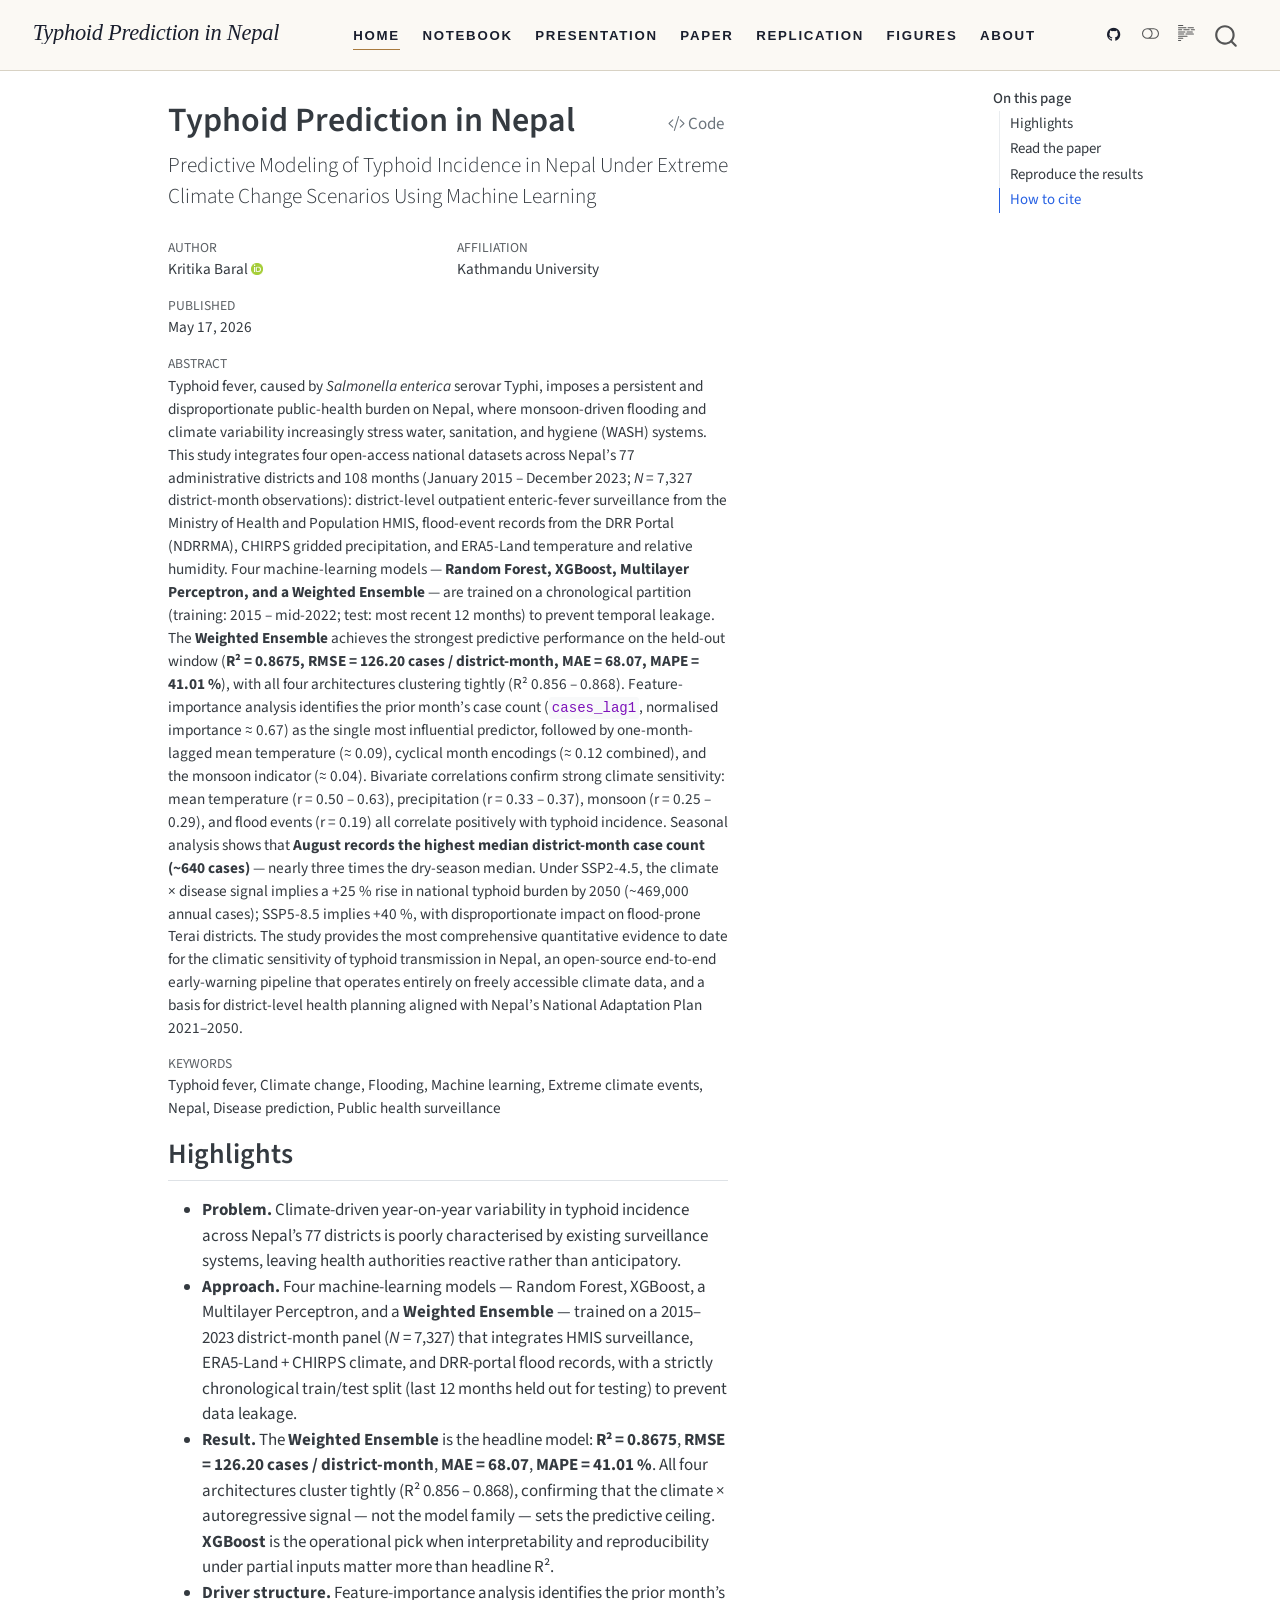
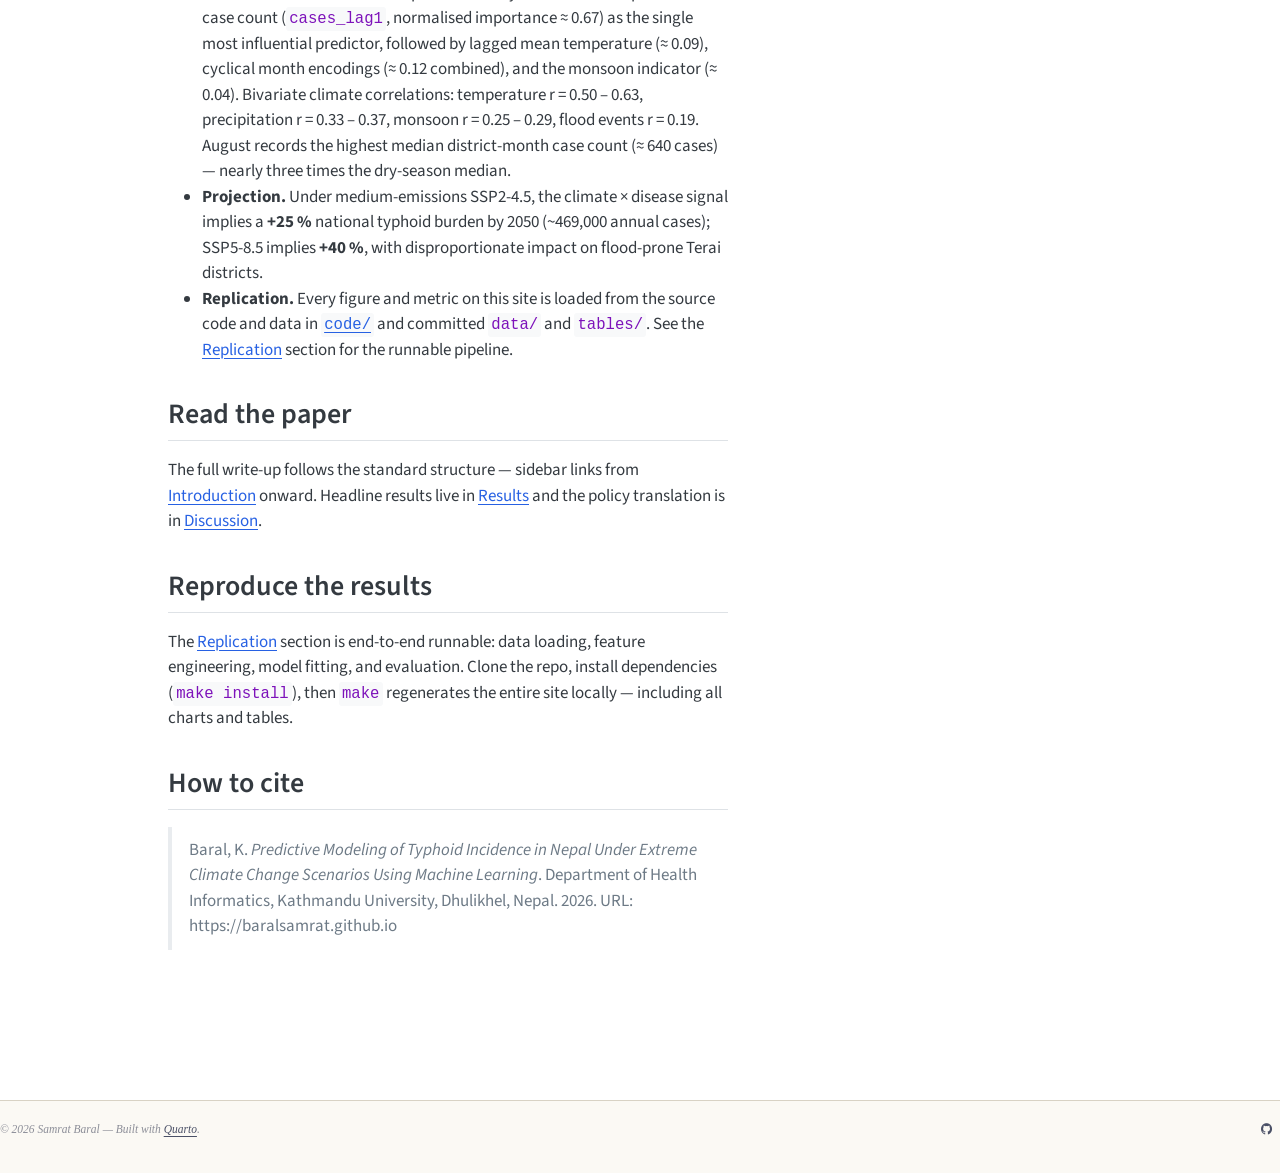
<file: index.html>
<!DOCTYPE html>
<html xmlns="http://www.w3.org/1999/xhtml" lang="en" xml:lang="en"><head>

<meta charset="utf-8">
<meta name="generator" content="quarto-1.5.57">

<meta name="viewport" content="width=device-width, initial-scale=1.0, user-scalable=yes">

<meta name="author" content="Kritika Baral">
<meta name="dcterms.date" content="2026-05-17">
<meta name="keywords" content="Typhoid fever, Climate change, Flooding, Machine learning, Extreme climate events, Nepal, Disease prediction, Public health surveillance">

<title>Typhoid Prediction in Nepal</title>
<style>
code{white-space: pre-wrap;}
span.smallcaps{font-variant: small-caps;}
div.columns{display: flex; gap: min(4vw, 1.5em);}
div.column{flex: auto; overflow-x: auto;}
div.hanging-indent{margin-left: 1.5em; text-indent: -1.5em;}
ul.task-list{list-style: none;}
ul.task-list li input[type="checkbox"] {
  width: 0.8em;
  margin: 0 0.8em 0.2em -1em; /* quarto-specific, see https://github.com/quarto-dev/quarto-cli/issues/4556 */ 
  vertical-align: middle;
}
/* CSS for syntax highlighting */
pre > code.sourceCode { white-space: pre; position: relative; }
pre > code.sourceCode > span { line-height: 1.25; }
pre > code.sourceCode > span:empty { height: 1.2em; }
.sourceCode { overflow: visible; }
code.sourceCode > span { color: inherit; text-decoration: inherit; }
div.sourceCode { margin: 1em 0; }
pre.sourceCode { margin: 0; }
@media screen {
div.sourceCode { overflow: auto; }
}
@media print {
pre > code.sourceCode { white-space: pre-wrap; }
pre > code.sourceCode > span { display: inline-block; text-indent: -5em; padding-left: 5em; }
}
pre.numberSource code
  { counter-reset: source-line 0; }
pre.numberSource code > span
  { position: relative; left: -4em; counter-increment: source-line; }
pre.numberSource code > span > a:first-child::before
  { content: counter(source-line);
    position: relative; left: -1em; text-align: right; vertical-align: baseline;
    border: none; display: inline-block;
    -webkit-touch-callout: none; -webkit-user-select: none;
    -khtml-user-select: none; -moz-user-select: none;
    -ms-user-select: none; user-select: none;
    padding: 0 4px; width: 4em;
  }
pre.numberSource { margin-left: 3em;  padding-left: 4px; }
div.sourceCode
  {   }
@media screen {
pre > code.sourceCode > span > a:first-child::before { text-decoration: underline; }
}
</style>


<script src="site_libs/quarto-nav/quarto-nav.js"></script>
<script src="site_libs/quarto-nav/headroom.min.js"></script>
<script src="site_libs/clipboard/clipboard.min.js"></script>
<script src="site_libs/quarto-search/autocomplete.umd.js"></script>
<script src="site_libs/quarto-search/fuse.min.js"></script>
<script src="site_libs/quarto-search/quarto-search.js"></script>
<meta name="quarto:offset" content="./">
<script src="site_libs/quarto-html/quarto.js"></script>
<script src="site_libs/quarto-html/popper.min.js"></script>
<script src="site_libs/quarto-html/tippy.umd.min.js"></script>
<script src="site_libs/quarto-html/anchor.min.js"></script>
<link href="site_libs/quarto-html/tippy.css" rel="stylesheet">
<link href="site_libs/quarto-html/quarto-syntax-highlighting.css" rel="stylesheet" class="quarto-color-scheme" id="quarto-text-highlighting-styles">
<link href="site_libs/quarto-html/quarto-syntax-highlighting-dark.css" rel="prefetch" class="quarto-color-scheme quarto-color-alternate" id="quarto-text-highlighting-styles">
<script src="site_libs/bootstrap/bootstrap.min.js"></script>
<link href="site_libs/bootstrap/bootstrap-icons.css" rel="stylesheet">
<link href="site_libs/bootstrap/bootstrap.min.css" rel="stylesheet" class="quarto-color-scheme" id="quarto-bootstrap" data-mode="light">
<link href="site_libs/bootstrap/bootstrap-dark.min.css" rel="prefetch" class="quarto-color-scheme quarto-color-alternate" id="quarto-bootstrap" data-mode="dark">
<script id="quarto-search-options" type="application/json">{
  "location": "navbar",
  "copy-button": false,
  "collapse-after": 3,
  "panel-placement": "end",
  "type": "overlay",
  "limit": 50,
  "keyboard-shortcut": [
    "f",
    "/",
    "s"
  ],
  "show-item-context": false,
  "language": {
    "search-no-results-text": "No results",
    "search-matching-documents-text": "matching documents",
    "search-copy-link-title": "Copy link to search",
    "search-hide-matches-text": "Hide additional matches",
    "search-more-match-text": "more match in this document",
    "search-more-matches-text": "more matches in this document",
    "search-clear-button-title": "Clear",
    "search-text-placeholder": "",
    "search-detached-cancel-button-title": "Cancel",
    "search-submit-button-title": "Submit",
    "search-label": "Search"
  }
}</script>
<style>html{ scroll-behavior: smooth; }</style>


<link rel="stylesheet" href="styles.css">
</head>

<body class="nav-fixed">

<div id="quarto-search-results"></div>
  <header id="quarto-header" class="headroom fixed-top">
    <nav class="navbar navbar-expand-lg " data-bs-theme="dark">
      <div class="navbar-container container-fluid">
      <div class="navbar-brand-container mx-auto">
    <a class="navbar-brand" href="./index.html">
    <span class="navbar-title">Typhoid Prediction in Nepal</span>
    </a>
  </div>
            <div id="quarto-search" class="" title="Search"></div>
          <button class="navbar-toggler" type="button" data-bs-toggle="collapse" data-bs-target="#navbarCollapse" aria-controls="navbarCollapse" role="menu" aria-expanded="false" aria-label="Toggle navigation" onclick="if (window.quartoToggleHeadroom) { window.quartoToggleHeadroom(); }">
  <span class="navbar-toggler-icon"></span>
</button>
          <div class="collapse navbar-collapse" id="navbarCollapse">
            <ul class="navbar-nav navbar-nav-scroll me-auto">
  <li class="nav-item">
    <a class="nav-link active" href="./index.html" aria-current="page"> 
<span class="menu-text">Home</span></a>
  </li>  
  <li class="nav-item">
    <a class="nav-link" href="./notebook.html"> 
<span class="menu-text">Notebook</span></a>
  </li>  
  <li class="nav-item">
    <a class="nav-link" href="./presentation.html"> 
<span class="menu-text">Presentation</span></a>
  </li>  
  <li class="nav-item">
    <a class="nav-link" href="./paper/01-introduction.html"> 
<span class="menu-text">Paper</span></a>
  </li>  
  <li class="nav-item">
    <a class="nav-link" href="./replication/data.html"> 
<span class="menu-text">Replication</span></a>
  </li>  
  <li class="nav-item">
    <a class="nav-link" href="./figures.html"> 
<span class="menu-text">Figures</span></a>
  </li>  
  <li class="nav-item">
    <a class="nav-link" href="./about.html"> 
<span class="menu-text">About</span></a>
  </li>  
</ul>
            <ul class="navbar-nav navbar-nav-scroll ms-auto">
  <li class="nav-item compact">
    <a class="nav-link" href="https://github.com/baralsamrat/baralsamrat.github.io"> <i class="bi bi-github" role="img">
</i> 
<span class="menu-text"></span></a>
  </li>  
</ul>
          </div> <!-- /navcollapse -->
            <div class="quarto-navbar-tools">
  <a href="" class="quarto-color-scheme-toggle quarto-navigation-tool  px-1" onclick="window.quartoToggleColorScheme(); return false;" title="Toggle dark mode"><i class="bi"></i></a>
  <a href="" class="quarto-reader-toggle quarto-navigation-tool px-1" onclick="window.quartoToggleReader(); return false;" title="Toggle reader mode">
  <div class="quarto-reader-toggle-btn">
  <i class="bi"></i>
  </div>
</a>
</div>
      </div> <!-- /container-fluid -->
    </nav>
</header>
<!-- content -->
<div id="quarto-content" class="quarto-container page-columns page-rows-contents page-layout-article page-navbar">
<!-- sidebar -->
<!-- margin-sidebar -->
    <div id="quarto-margin-sidebar" class="sidebar margin-sidebar">
        <nav id="TOC" role="doc-toc" class="toc-active">
    <h2 id="toc-title">On this page</h2>
   
  <ul>
  <li><a href="#highlights" id="toc-highlights" class="nav-link active" data-scroll-target="#highlights">Highlights</a></li>
  <li><a href="#read-the-paper" id="toc-read-the-paper" class="nav-link" data-scroll-target="#read-the-paper">Read the paper</a></li>
  <li><a href="#reproduce-the-results" id="toc-reproduce-the-results" class="nav-link" data-scroll-target="#reproduce-the-results">Reproduce the results</a></li>
  <li><a href="#how-to-cite" id="toc-how-to-cite" class="nav-link" data-scroll-target="#how-to-cite">How to cite</a></li>
  </ul>
</nav>
    </div>
<!-- main -->
<main class="content" id="quarto-document-content">

<header id="title-block-header" class="quarto-title-block default">
<div class="quarto-title">
<div class="quarto-title-block"><div><h1 class="title">Typhoid Prediction in Nepal</h1><button type="button" class="btn code-tools-button" id="quarto-code-tools-source"><i class="bi"></i> Code</button></div></div>
<p class="subtitle lead">Predictive Modeling of Typhoid Incidence in Nepal Under Extreme Climate Change Scenarios Using Machine Learning</p>
</div>


<div class="quarto-title-meta-author">
  <div class="quarto-title-meta-heading">Author</div>
  <div class="quarto-title-meta-heading">Affiliation</div>
  
    <div class="quarto-title-meta-contents">
    <p class="author">Kritika Baral <a href="https://orcid.org/0009-0007-1517-1063" class="quarto-title-author-orcid"> <img src="[data-uri]"></a></p>
  </div>
  <div class="quarto-title-meta-contents">
        <p class="affiliation">
            Kathmandu University
          </p>
      </div>
  </div>

<div class="quarto-title-meta">

      
    <div>
    <div class="quarto-title-meta-heading">Published</div>
    <div class="quarto-title-meta-contents">
      <p class="date">May 17, 2026</p>
    </div>
  </div>
  
    
  </div>
  
<div>
  <div class="abstract">
    <div class="block-title">Abstract</div>
    <p>Typhoid fever, caused by <em>Salmonella enterica</em> serovar Typhi, imposes a persistent and disproportionate public-health burden on Nepal, where monsoon-driven flooding and climate variability increasingly stress water, sanitation, and hygiene (WASH) systems. This study integrates four open-access national datasets across Nepal’s 77 administrative districts and 108 months (January 2015 – December 2023; <em>N</em> = 7,327 district-month observations): district-level outpatient enteric-fever surveillance from the Ministry of Health and Population HMIS, flood-event records from the DRR Portal (NDRRMA), CHIRPS gridded precipitation, and ERA5-Land temperature and relative humidity. Four machine-learning models — <strong>Random Forest, XGBoost, Multilayer Perceptron, and a Weighted Ensemble</strong> — are trained on a chronological partition (training: 2015 – mid-2022; test: most recent 12 months) to prevent temporal leakage. The <strong>Weighted Ensemble</strong> achieves the strongest predictive performance on the held-out window (<strong>R² = 0.8675, RMSE = 126.20 cases / district-month, MAE = 68.07, MAPE = 41.01 %</strong>), with all four architectures clustering tightly (R² 0.856 – 0.868). Feature-importance analysis identifies the prior month’s case count (<code>cases_lag1</code>, normalised importance ≈ 0.67) as the single most influential predictor, followed by one-month-lagged mean temperature (≈ 0.09), cyclical month encodings (≈ 0.12 combined), and the monsoon indicator (≈ 0.04). Bivariate correlations confirm strong climate sensitivity: mean temperature (r = 0.50 – 0.63), precipitation (r = 0.33 – 0.37), monsoon (r = 0.25 – 0.29), and flood events (r = 0.19) all correlate positively with typhoid incidence. Seasonal analysis shows that <strong>August records the highest median district-month case count (~640 cases)</strong> — nearly three times the dry-season median. Under SSP2-4.5, the climate × disease signal implies a +25 % rise in national typhoid burden by 2050 (~469,000 annual cases); SSP5-8.5 implies +40 %, with disproportionate impact on flood-prone Terai districts. The study provides the most comprehensive quantitative evidence to date for the climatic sensitivity of typhoid transmission in Nepal, an open-source end-to-end early-warning pipeline that operates entirely on freely accessible climate data, and a basis for district-level health planning aligned with Nepal’s National Adaptation Plan 2021–2050.</p>
  </div>
</div>

<div>
  <div class="keywords">
    <div class="block-title">Keywords</div>
    <p>Typhoid fever, Climate change, Flooding, Machine learning, Extreme climate events, Nepal, Disease prediction, Public health surveillance</p>
  </div>
</div>

</header>


<section id="highlights" class="level2">
<h2 class="anchored" data-anchor-id="highlights">Highlights</h2>
<ul>
<li><strong>Problem.</strong> Climate-driven year-on-year variability in typhoid incidence across Nepal’s 77 districts is poorly characterised by existing surveillance systems, leaving health authorities reactive rather than anticipatory.</li>
<li><strong>Approach.</strong> Four machine-learning models — Random Forest, XGBoost, a Multilayer Perceptron, and a <strong>Weighted Ensemble</strong> — trained on a 2015–2023 district-month panel (<em>N</em> = 7,327) that integrates HMIS surveillance, ERA5-Land + CHIRPS climate, and DRR-portal flood records, with a strictly chronological train/test split (last 12 months held out for testing) to prevent data leakage.</li>
<li><strong>Result.</strong> The <strong>Weighted Ensemble</strong> is the headline model: <strong>R² = 0.8675</strong>, <strong>RMSE = 126.20 cases / district-month</strong>, <strong>MAE = 68.07</strong>, <strong>MAPE = 41.01 %</strong>. All four architectures cluster tightly (R² 0.856 – 0.868), confirming that the climate × autoregressive signal — not the model family — sets the predictive ceiling. <strong>XGBoost</strong> is the operational pick when interpretability and reproducibility under partial inputs matter more than headline R².</li>
<li><strong>Driver structure.</strong> Feature-importance analysis identifies the prior month’s case count (<code>cases_lag1</code>, normalised importance ≈ 0.67) as the single most influential predictor, followed by lagged mean temperature (≈ 0.09), cyclical month encodings (≈ 0.12 combined), and the monsoon indicator (≈ 0.04). Bivariate climate correlations: temperature r = 0.50 – 0.63, precipitation r = 0.33 – 0.37, monsoon r = 0.25 – 0.29, flood events r = 0.19. August records the highest median district-month case count (≈ 640 cases) — nearly three times the dry-season median.</li>
<li><strong>Projection.</strong> Under medium-emissions SSP2-4.5, the climate × disease signal implies a <strong>+25 %</strong> national typhoid burden by 2050 (~469,000 annual cases); SSP5-8.5 implies <strong>+40 %</strong>, with disproportionate impact on flood-prone Terai districts.</li>
<li><strong>Replication.</strong> Every figure and metric on this site is loaded from the source code and data in <a href="https://github.com/baralsamrat/baralsamrat.github.io/tree/main/code"><code>code/</code></a> and committed <code>data/</code> and <code>tables/</code>. See the <a href="./replication/data.html">Replication</a> section for the runnable pipeline.</li>
</ul>
</section>
<section id="read-the-paper" class="level2">
<h2 class="anchored" data-anchor-id="read-the-paper">Read the paper</h2>
<p>The full write-up follows the standard structure — sidebar links from <a href="./paper/01-introduction.html">Introduction</a> onward. Headline results live in <a href="./paper/04-results.html">Results</a> and the policy translation is in <a href="./paper/05-discussion.html">Discussion</a>.</p>
</section>
<section id="reproduce-the-results" class="level2">
<h2 class="anchored" data-anchor-id="reproduce-the-results">Reproduce the results</h2>
<p>The <a href="./replication/data.html">Replication</a> section is end-to-end runnable: data loading, feature engineering, model fitting, and evaluation. Clone the repo, install dependencies (<code>make install</code>), then <code>make</code> regenerates the entire site locally — including all charts and tables.</p>
</section>
<section id="how-to-cite" class="level2">
<h2 class="anchored" data-anchor-id="how-to-cite">How to cite</h2>
<blockquote class="blockquote">
<p>Baral, K. <em>Predictive Modeling of Typhoid Incidence in Nepal Under Extreme Climate Change Scenarios Using Machine Learning</em>. Department of Health Informatics, Kathmandu University, Dhulikhel, Nepal. 2026. URL: https://baralsamrat.github.io</p>
</blockquote>


<!-- -->

</section>

</main> <!-- /main -->
<script id="quarto-html-after-body" type="application/javascript">
window.document.addEventListener("DOMContentLoaded", function (event) {
  const toggleBodyColorMode = (bsSheetEl) => {
    const mode = bsSheetEl.getAttribute("data-mode");
    const bodyEl = window.document.querySelector("body");
    if (mode === "dark") {
      bodyEl.classList.add("quarto-dark");
      bodyEl.classList.remove("quarto-light");
    } else {
      bodyEl.classList.add("quarto-light");
      bodyEl.classList.remove("quarto-dark");
    }
  }
  const toggleBodyColorPrimary = () => {
    const bsSheetEl = window.document.querySelector("link#quarto-bootstrap");
    if (bsSheetEl) {
      toggleBodyColorMode(bsSheetEl);
    }
  }
  toggleBodyColorPrimary();  
  const disableStylesheet = (stylesheets) => {
    for (let i=0; i < stylesheets.length; i++) {
      const stylesheet = stylesheets[i];
      stylesheet.rel = 'prefetch';
    }
  }
  const enableStylesheet = (stylesheets) => {
    for (let i=0; i < stylesheets.length; i++) {
      const stylesheet = stylesheets[i];
      stylesheet.rel = 'stylesheet';
    }
  }
  const manageTransitions = (selector, allowTransitions) => {
    const els = window.document.querySelectorAll(selector);
    for (let i=0; i < els.length; i++) {
      const el = els[i];
      if (allowTransitions) {
        el.classList.remove('notransition');
      } else {
        el.classList.add('notransition');
      }
    }
  }
  const toggleGiscusIfUsed = (isAlternate, darkModeDefault) => {
    const baseTheme = document.querySelector('#giscus-base-theme')?.value ?? 'light';
    const alternateTheme = document.querySelector('#giscus-alt-theme')?.value ?? 'dark';
    let newTheme = '';
    if(darkModeDefault) {
      newTheme = isAlternate ? baseTheme : alternateTheme;
    } else {
      newTheme = isAlternate ? alternateTheme : baseTheme;
    }
    const changeGiscusTheme = () => {
      // From: https://github.com/giscus/giscus/issues/336
      const sendMessage = (message) => {
        const iframe = document.querySelector('iframe.giscus-frame');
        if (!iframe) return;
        iframe.contentWindow.postMessage({ giscus: message }, 'https://giscus.app');
      }
      sendMessage({
        setConfig: {
          theme: newTheme
        }
      });
    }
    const isGiscussLoaded = window.document.querySelector('iframe.giscus-frame') !== null;
    if (isGiscussLoaded) {
      changeGiscusTheme();
    }
  }
  const toggleColorMode = (alternate) => {
    // Switch the stylesheets
    const alternateStylesheets = window.document.querySelectorAll('link.quarto-color-scheme.quarto-color-alternate');
    manageTransitions('#quarto-margin-sidebar .nav-link', false);
    if (alternate) {
      enableStylesheet(alternateStylesheets);
      for (const sheetNode of alternateStylesheets) {
        if (sheetNode.id === "quarto-bootstrap") {
          toggleBodyColorMode(sheetNode);
        }
      }
    } else {
      disableStylesheet(alternateStylesheets);
      toggleBodyColorPrimary();
    }
    manageTransitions('#quarto-margin-sidebar .nav-link', true);
    // Switch the toggles
    const toggles = window.document.querySelectorAll('.quarto-color-scheme-toggle');
    for (let i=0; i < toggles.length; i++) {
      const toggle = toggles[i];
      if (toggle) {
        if (alternate) {
          toggle.classList.add("alternate");     
        } else {
          toggle.classList.remove("alternate");
        }
      }
    }
    // Hack to workaround the fact that safari doesn't
    // properly recolor the scrollbar when toggling (#1455)
    if (navigator.userAgent.indexOf('Safari') > 0 && navigator.userAgent.indexOf('Chrome') == -1) {
      manageTransitions("body", false);
      window.scrollTo(0, 1);
      setTimeout(() => {
        window.scrollTo(0, 0);
        manageTransitions("body", true);
      }, 40);  
    }
  }
  const isFileUrl = () => { 
    return window.location.protocol === 'file:';
  }
  const hasAlternateSentinel = () => {  
    let styleSentinel = getColorSchemeSentinel();
    if (styleSentinel !== null) {
      return styleSentinel === "alternate";
    } else {
      return false;
    }
  }
  const setStyleSentinel = (alternate) => {
    const value = alternate ? "alternate" : "default";
    if (!isFileUrl()) {
      window.localStorage.setItem("quarto-color-scheme", value);
    } else {
      localAlternateSentinel = value;
    }
  }
  const getColorSchemeSentinel = () => {
    if (!isFileUrl()) {
      const storageValue = window.localStorage.getItem("quarto-color-scheme");
      return storageValue != null ? storageValue : localAlternateSentinel;
    } else {
      return localAlternateSentinel;
    }
  }
  const darkModeDefault = false;
  let localAlternateSentinel = darkModeDefault ? 'alternate' : 'default';
  // Dark / light mode switch
  window.quartoToggleColorScheme = () => {
    // Read the current dark / light value 
    let toAlternate = !hasAlternateSentinel();
    toggleColorMode(toAlternate);
    setStyleSentinel(toAlternate);
    toggleGiscusIfUsed(toAlternate, darkModeDefault);
  };
  // Ensure there is a toggle, if there isn't float one in the top right
  if (window.document.querySelector('.quarto-color-scheme-toggle') === null) {
    const a = window.document.createElement('a');
    a.classList.add('top-right');
    a.classList.add('quarto-color-scheme-toggle');
    a.href = "";
    a.onclick = function() { try { window.quartoToggleColorScheme(); } catch {} return false; };
    const i = window.document.createElement("i");
    i.classList.add('bi');
    a.appendChild(i);
    window.document.body.appendChild(a);
  }
  // Switch to dark mode if need be
  if (hasAlternateSentinel()) {
    toggleColorMode(true);
  } else {
    toggleColorMode(false);
  }
  const icon = "";
  const anchorJS = new window.AnchorJS();
  anchorJS.options = {
    placement: 'right',
    icon: icon
  };
  anchorJS.add('.anchored');
  const isCodeAnnotation = (el) => {
    for (const clz of el.classList) {
      if (clz.startsWith('code-annotation-')) {                     
        return true;
      }
    }
    return false;
  }
  const onCopySuccess = function(e) {
    // button target
    const button = e.trigger;
    // don't keep focus
    button.blur();
    // flash "checked"
    button.classList.add('code-copy-button-checked');
    var currentTitle = button.getAttribute("title");
    button.setAttribute("title", "Copied!");
    let tooltip;
    if (window.bootstrap) {
      button.setAttribute("data-bs-toggle", "tooltip");
      button.setAttribute("data-bs-placement", "left");
      button.setAttribute("data-bs-title", "Copied!");
      tooltip = new bootstrap.Tooltip(button, 
        { trigger: "manual", 
          customClass: "code-copy-button-tooltip",
          offset: [0, -8]});
      tooltip.show();    
    }
    setTimeout(function() {
      if (tooltip) {
        tooltip.hide();
        button.removeAttribute("data-bs-title");
        button.removeAttribute("data-bs-toggle");
        button.removeAttribute("data-bs-placement");
      }
      button.setAttribute("title", currentTitle);
      button.classList.remove('code-copy-button-checked');
    }, 1000);
    // clear code selection
    e.clearSelection();
  }
  const getTextToCopy = function(trigger) {
      const codeEl = trigger.previousElementSibling.cloneNode(true);
      for (const childEl of codeEl.children) {
        if (isCodeAnnotation(childEl)) {
          childEl.remove();
        }
      }
      return codeEl.innerText;
  }
  const clipboard = new window.ClipboardJS('.code-copy-button:not([data-in-quarto-modal])', {
    text: getTextToCopy
  });
  clipboard.on('success', onCopySuccess);
  if (window.document.getElementById('quarto-embedded-source-code-modal')) {
    // For code content inside modals, clipBoardJS needs to be initialized with a container option
    // TODO: Check when it could be a function (https://github.com/zenorocha/clipboard.js/issues/860)
    const clipboardModal = new window.ClipboardJS('.code-copy-button[data-in-quarto-modal]', {
      text: getTextToCopy,
      container: window.document.getElementById('quarto-embedded-source-code-modal')
    });
    clipboardModal.on('success', onCopySuccess);
  }
  const viewSource = window.document.getElementById('quarto-view-source') ||
                     window.document.getElementById('quarto-code-tools-source');
  if (viewSource) {
    const sourceUrl = viewSource.getAttribute("data-quarto-source-url");
    viewSource.addEventListener("click", function(e) {
      if (sourceUrl) {
        // rstudio viewer pane
        if (/\bcapabilities=\b/.test(window.location)) {
          window.open(sourceUrl);
        } else {
          window.location.href = sourceUrl;
        }
      } else {
        const modal = new bootstrap.Modal(document.getElementById('quarto-embedded-source-code-modal'));
        modal.show();
      }
      return false;
    });
  }
  function toggleCodeHandler(show) {
    return function(e) {
      const detailsSrc = window.document.querySelectorAll(".cell > details > .sourceCode");
      for (let i=0; i<detailsSrc.length; i++) {
        const details = detailsSrc[i].parentElement;
        if (show) {
          details.open = true;
        } else {
          details.removeAttribute("open");
        }
      }
      const cellCodeDivs = window.document.querySelectorAll(".cell > .sourceCode");
      const fromCls = show ? "hidden" : "unhidden";
      const toCls = show ? "unhidden" : "hidden";
      for (let i=0; i<cellCodeDivs.length; i++) {
        const codeDiv = cellCodeDivs[i];
        if (codeDiv.classList.contains(fromCls)) {
          codeDiv.classList.remove(fromCls);
          codeDiv.classList.add(toCls);
        } 
      }
      return false;
    }
  }
  const hideAllCode = window.document.getElementById("quarto-hide-all-code");
  if (hideAllCode) {
    hideAllCode.addEventListener("click", toggleCodeHandler(false));
  }
  const showAllCode = window.document.getElementById("quarto-show-all-code");
  if (showAllCode) {
    showAllCode.addEventListener("click", toggleCodeHandler(true));
  }
    var localhostRegex = new RegExp(/^(?:http|https):\/\/localhost\:?[0-9]*\//);
    var mailtoRegex = new RegExp(/^mailto:/);
      var filterRegex = new RegExp('/' + window.location.host + '/');
    var isInternal = (href) => {
        return filterRegex.test(href) || localhostRegex.test(href) || mailtoRegex.test(href);
    }
    // Inspect non-navigation links and adorn them if external
 	var links = window.document.querySelectorAll('a[href]:not(.nav-link):not(.navbar-brand):not(.toc-action):not(.sidebar-link):not(.sidebar-item-toggle):not(.pagination-link):not(.no-external):not([aria-hidden]):not(.dropdown-item):not(.quarto-navigation-tool):not(.about-link)');
    for (var i=0; i<links.length; i++) {
      const link = links[i];
      if (!isInternal(link.href)) {
        // undo the damage that might have been done by quarto-nav.js in the case of
        // links that we want to consider external
        if (link.dataset.originalHref !== undefined) {
          link.href = link.dataset.originalHref;
        }
      }
    }
  function tippyHover(el, contentFn, onTriggerFn, onUntriggerFn) {
    const config = {
      allowHTML: true,
      maxWidth: 500,
      delay: 100,
      arrow: false,
      appendTo: function(el) {
          return el.parentElement;
      },
      interactive: true,
      interactiveBorder: 10,
      theme: 'quarto',
      placement: 'bottom-start',
    };
    if (contentFn) {
      config.content = contentFn;
    }
    if (onTriggerFn) {
      config.onTrigger = onTriggerFn;
    }
    if (onUntriggerFn) {
      config.onUntrigger = onUntriggerFn;
    }
    window.tippy(el, config); 
  }
  const noterefs = window.document.querySelectorAll('a[role="doc-noteref"]');
  for (var i=0; i<noterefs.length; i++) {
    const ref = noterefs[i];
    tippyHover(ref, function() {
      // use id or data attribute instead here
      let href = ref.getAttribute('data-footnote-href') || ref.getAttribute('href');
      try { href = new URL(href).hash; } catch {}
      const id = href.replace(/^#\/?/, "");
      const note = window.document.getElementById(id);
      if (note) {
        return note.innerHTML;
      } else {
        return "";
      }
    });
  }
  const xrefs = window.document.querySelectorAll('a.quarto-xref');
  const processXRef = (id, note) => {
    // Strip column container classes
    const stripColumnClz = (el) => {
      el.classList.remove("page-full", "page-columns");
      if (el.children) {
        for (const child of el.children) {
          stripColumnClz(child);
        }
      }
    }
    stripColumnClz(note)
    if (id === null || id.startsWith('sec-')) {
      // Special case sections, only their first couple elements
      const container = document.createElement("div");
      if (note.children && note.children.length > 2) {
        container.appendChild(note.children[0].cloneNode(true));
        for (let i = 1; i < note.children.length; i++) {
          const child = note.children[i];
          if (child.tagName === "P" && child.innerText === "") {
            continue;
          } else {
            container.appendChild(child.cloneNode(true));
            break;
          }
        }
        if (window.Quarto?.typesetMath) {
          window.Quarto.typesetMath(container);
        }
        return container.innerHTML
      } else {
        if (window.Quarto?.typesetMath) {
          window.Quarto.typesetMath(note);
        }
        return note.innerHTML;
      }
    } else {
      // Remove any anchor links if they are present
      const anchorLink = note.querySelector('a.anchorjs-link');
      if (anchorLink) {
        anchorLink.remove();
      }
      if (window.Quarto?.typesetMath) {
        window.Quarto.typesetMath(note);
      }
      // TODO in 1.5, we should make sure this works without a callout special case
      if (note.classList.contains("callout")) {
        return note.outerHTML;
      } else {
        return note.innerHTML;
      }
    }
  }
  for (var i=0; i<xrefs.length; i++) {
    const xref = xrefs[i];
    tippyHover(xref, undefined, function(instance) {
      instance.disable();
      let url = xref.getAttribute('href');
      let hash = undefined; 
      if (url.startsWith('#')) {
        hash = url;
      } else {
        try { hash = new URL(url).hash; } catch {}
      }
      if (hash) {
        const id = hash.replace(/^#\/?/, "");
        const note = window.document.getElementById(id);
        if (note !== null) {
          try {
            const html = processXRef(id, note.cloneNode(true));
            instance.setContent(html);
          } finally {
            instance.enable();
            instance.show();
          }
        } else {
          // See if we can fetch this
          fetch(url.split('#')[0])
          .then(res => res.text())
          .then(html => {
            const parser = new DOMParser();
            const htmlDoc = parser.parseFromString(html, "text/html");
            const note = htmlDoc.getElementById(id);
            if (note !== null) {
              const html = processXRef(id, note);
              instance.setContent(html);
            } 
          }).finally(() => {
            instance.enable();
            instance.show();
          });
        }
      } else {
        // See if we can fetch a full url (with no hash to target)
        // This is a special case and we should probably do some content thinning / targeting
        fetch(url)
        .then(res => res.text())
        .then(html => {
          const parser = new DOMParser();
          const htmlDoc = parser.parseFromString(html, "text/html");
          const note = htmlDoc.querySelector('main.content');
          if (note !== null) {
            // This should only happen for chapter cross references
            // (since there is no id in the URL)
            // remove the first header
            if (note.children.length > 0 && note.children[0].tagName === "HEADER") {
              note.children[0].remove();
            }
            const html = processXRef(null, note);
            instance.setContent(html);
          } 
        }).finally(() => {
          instance.enable();
          instance.show();
        });
      }
    }, function(instance) {
    });
  }
      let selectedAnnoteEl;
      const selectorForAnnotation = ( cell, annotation) => {
        let cellAttr = 'data-code-cell="' + cell + '"';
        let lineAttr = 'data-code-annotation="' +  annotation + '"';
        const selector = 'span[' + cellAttr + '][' + lineAttr + ']';
        return selector;
      }
      const selectCodeLines = (annoteEl) => {
        const doc = window.document;
        const targetCell = annoteEl.getAttribute("data-target-cell");
        const targetAnnotation = annoteEl.getAttribute("data-target-annotation");
        const annoteSpan = window.document.querySelector(selectorForAnnotation(targetCell, targetAnnotation));
        const lines = annoteSpan.getAttribute("data-code-lines").split(",");
        const lineIds = lines.map((line) => {
          return targetCell + "-" + line;
        })
        let top = null;
        let height = null;
        let parent = null;
        if (lineIds.length > 0) {
            //compute the position of the single el (top and bottom and make a div)
            const el = window.document.getElementById(lineIds[0]);
            top = el.offsetTop;
            height = el.offsetHeight;
            parent = el.parentElement.parentElement;
          if (lineIds.length > 1) {
            const lastEl = window.document.getElementById(lineIds[lineIds.length - 1]);
            const bottom = lastEl.offsetTop + lastEl.offsetHeight;
            height = bottom - top;
          }
          if (top !== null && height !== null && parent !== null) {
            // cook up a div (if necessary) and position it 
            let div = window.document.getElementById("code-annotation-line-highlight");
            if (div === null) {
              div = window.document.createElement("div");
              div.setAttribute("id", "code-annotation-line-highlight");
              div.style.position = 'absolute';
              parent.appendChild(div);
            }
            div.style.top = top - 2 + "px";
            div.style.height = height + 4 + "px";
            div.style.left = 0;
            let gutterDiv = window.document.getElementById("code-annotation-line-highlight-gutter");
            if (gutterDiv === null) {
              gutterDiv = window.document.createElement("div");
              gutterDiv.setAttribute("id", "code-annotation-line-highlight-gutter");
              gutterDiv.style.position = 'absolute';
              const codeCell = window.document.getElementById(targetCell);
              const gutter = codeCell.querySelector('.code-annotation-gutter');
              gutter.appendChild(gutterDiv);
            }
            gutterDiv.style.top = top - 2 + "px";
            gutterDiv.style.height = height + 4 + "px";
          }
          selectedAnnoteEl = annoteEl;
        }
      };
      const unselectCodeLines = () => {
        const elementsIds = ["code-annotation-line-highlight", "code-annotation-line-highlight-gutter"];
        elementsIds.forEach((elId) => {
          const div = window.document.getElementById(elId);
          if (div) {
            div.remove();
          }
        });
        selectedAnnoteEl = undefined;
      };
        // Handle positioning of the toggle
    window.addEventListener(
      "resize",
      throttle(() => {
        elRect = undefined;
        if (selectedAnnoteEl) {
          selectCodeLines(selectedAnnoteEl);
        }
      }, 10)
    );
    function throttle(fn, ms) {
    let throttle = false;
    let timer;
      return (...args) => {
        if(!throttle) { // first call gets through
            fn.apply(this, args);
            throttle = true;
        } else { // all the others get throttled
            if(timer) clearTimeout(timer); // cancel #2
            timer = setTimeout(() => {
              fn.apply(this, args);
              timer = throttle = false;
            }, ms);
        }
      };
    }
      // Attach click handler to the DT
      const annoteDls = window.document.querySelectorAll('dt[data-target-cell]');
      for (const annoteDlNode of annoteDls) {
        annoteDlNode.addEventListener('click', (event) => {
          const clickedEl = event.target;
          if (clickedEl !== selectedAnnoteEl) {
            unselectCodeLines();
            const activeEl = window.document.querySelector('dt[data-target-cell].code-annotation-active');
            if (activeEl) {
              activeEl.classList.remove('code-annotation-active');
            }
            selectCodeLines(clickedEl);
            clickedEl.classList.add('code-annotation-active');
          } else {
            // Unselect the line
            unselectCodeLines();
            clickedEl.classList.remove('code-annotation-active');
          }
        });
      }
  const findCites = (el) => {
    const parentEl = el.parentElement;
    if (parentEl) {
      const cites = parentEl.dataset.cites;
      if (cites) {
        return {
          el,
          cites: cites.split(' ')
        };
      } else {
        return findCites(el.parentElement)
      }
    } else {
      return undefined;
    }
  };
  var bibliorefs = window.document.querySelectorAll('a[role="doc-biblioref"]');
  for (var i=0; i<bibliorefs.length; i++) {
    const ref = bibliorefs[i];
    const citeInfo = findCites(ref);
    if (citeInfo) {
      tippyHover(citeInfo.el, function() {
        var popup = window.document.createElement('div');
        citeInfo.cites.forEach(function(cite) {
          var citeDiv = window.document.createElement('div');
          citeDiv.classList.add('hanging-indent');
          citeDiv.classList.add('csl-entry');
          var biblioDiv = window.document.getElementById('ref-' + cite);
          if (biblioDiv) {
            citeDiv.innerHTML = biblioDiv.innerHTML;
          }
          popup.appendChild(citeDiv);
        });
        return popup.innerHTML;
      });
    }
  }
});
</script><div class="modal fade" id="quarto-embedded-source-code-modal" tabindex="-1" aria-labelledby="quarto-embedded-source-code-modal-label" aria-hidden="true"><div class="modal-dialog modal-dialog-scrollable"><div class="modal-content"><div class="modal-header"><h5 class="modal-title" id="quarto-embedded-source-code-modal-label">Source Code</h5><button class="btn-close" data-bs-dismiss="modal"></button></div><div class="modal-body"><div class="">
<div class="sourceCode" id="cb1" data-shortcodes="false"><pre class="sourceCode markdown code-with-copy"><code class="sourceCode markdown"><span id="cb1-1"><a href="#cb1-1" aria-hidden="true" tabindex="-1"></a><span class="co">---</span></span>
<span id="cb1-2"><a href="#cb1-2" aria-hidden="true" tabindex="-1"></a><span class="an">title:</span><span class="co"> "Typhoid Prediction in Nepal"</span></span>
<span id="cb1-3"><a href="#cb1-3" aria-hidden="true" tabindex="-1"></a><span class="an">subtitle:</span><span class="co"> "Predictive Modeling of Typhoid Incidence in Nepal Under Extreme Climate Change Scenarios Using Machine Learning"</span></span>
<span id="cb1-4"><a href="#cb1-4" aria-hidden="true" tabindex="-1"></a><span class="an">author:</span></span>
<span id="cb1-5"><a href="#cb1-5" aria-hidden="true" tabindex="-1"></a><span class="co">  - name: Kritika Baral</span></span>
<span id="cb1-6"><a href="#cb1-6" aria-hidden="true" tabindex="-1"></a><span class="co">    orcid: 0009-0007-1517-1063</span></span>
<span id="cb1-7"><a href="#cb1-7" aria-hidden="true" tabindex="-1"></a><span class="co">    affiliations:</span></span>
<span id="cb1-8"><a href="#cb1-8" aria-hidden="true" tabindex="-1"></a><span class="co">      - name: Kathmandu University</span></span>
<span id="cb1-9"><a href="#cb1-9" aria-hidden="true" tabindex="-1"></a><span class="co">        department: Department of Health Informatics</span></span>
<span id="cb1-10"><a href="#cb1-10" aria-hidden="true" tabindex="-1"></a><span class="co">        city: Dhulikhel</span></span>
<span id="cb1-11"><a href="#cb1-11" aria-hidden="true" tabindex="-1"></a><span class="co">        country: Nepal</span></span>
<span id="cb1-12"><a href="#cb1-12" aria-hidden="true" tabindex="-1"></a><span class="an">date:</span><span class="co"> today</span></span>
<span id="cb1-13"><a href="#cb1-13" aria-hidden="true" tabindex="-1"></a><span class="an">abstract:</span><span class="co"> |</span></span>
<span id="cb1-14"><a href="#cb1-14" aria-hidden="true" tabindex="-1"></a><span class="co">  Typhoid fever, caused by *Salmonella enterica* serovar Typhi, imposes</span></span>
<span id="cb1-15"><a href="#cb1-15" aria-hidden="true" tabindex="-1"></a><span class="co">  a persistent and disproportionate public-health burden on Nepal, where</span></span>
<span id="cb1-16"><a href="#cb1-16" aria-hidden="true" tabindex="-1"></a><span class="co">  monsoon-driven flooding and climate variability increasingly stress</span></span>
<span id="cb1-17"><a href="#cb1-17" aria-hidden="true" tabindex="-1"></a><span class="co">  water, sanitation, and hygiene (WASH) systems. This study integrates</span></span>
<span id="cb1-18"><a href="#cb1-18" aria-hidden="true" tabindex="-1"></a><span class="co">  four open-access national datasets across Nepal's 77 administrative</span></span>
<span id="cb1-19"><a href="#cb1-19" aria-hidden="true" tabindex="-1"></a><span class="co">  districts and 108 months (January 2015 – December 2023;</span></span>
<span id="cb1-20"><a href="#cb1-20" aria-hidden="true" tabindex="-1"></a><span class="co">  *N* = 7,327 district-month observations): district-level outpatient</span></span>
<span id="cb1-21"><a href="#cb1-21" aria-hidden="true" tabindex="-1"></a><span class="co">  enteric-fever surveillance from the Ministry of Health and Population</span></span>
<span id="cb1-22"><a href="#cb1-22" aria-hidden="true" tabindex="-1"></a><span class="co">  HMIS, flood-event records from the DRR Portal (NDRRMA), CHIRPS gridded</span></span>
<span id="cb1-23"><a href="#cb1-23" aria-hidden="true" tabindex="-1"></a><span class="co">  precipitation, and ERA5-Land temperature and relative humidity. Four</span></span>
<span id="cb1-24"><a href="#cb1-24" aria-hidden="true" tabindex="-1"></a><span class="co">  machine-learning models — **Random Forest, XGBoost, Multilayer</span></span>
<span id="cb1-25"><a href="#cb1-25" aria-hidden="true" tabindex="-1"></a><span class="co">  Perceptron, and a Weighted Ensemble** — are trained on a chronological</span></span>
<span id="cb1-26"><a href="#cb1-26" aria-hidden="true" tabindex="-1"></a><span class="co">  partition (training: 2015 – mid-2022; test: most recent 12 months) to</span></span>
<span id="cb1-27"><a href="#cb1-27" aria-hidden="true" tabindex="-1"></a><span class="co">  prevent temporal leakage. The **Weighted Ensemble** achieves the</span></span>
<span id="cb1-28"><a href="#cb1-28" aria-hidden="true" tabindex="-1"></a><span class="co">  strongest predictive performance on the held-out window</span></span>
<span id="cb1-29"><a href="#cb1-29" aria-hidden="true" tabindex="-1"></a><span class="co">  (**R² = 0.8675, RMSE = 126.20 cases / district-month, MAE = 68.07,</span></span>
<span id="cb1-30"><a href="#cb1-30" aria-hidden="true" tabindex="-1"></a><span class="co">  MAPE = 41.01 %**), with all four architectures clustering tightly</span></span>
<span id="cb1-31"><a href="#cb1-31" aria-hidden="true" tabindex="-1"></a><span class="co">  (R² 0.856 – 0.868). Feature-importance analysis identifies the prior</span></span>
<span id="cb1-32"><a href="#cb1-32" aria-hidden="true" tabindex="-1"></a><span class="co">  month's case count (`cases_lag1`, normalised importance ≈ 0.67) as the</span></span>
<span id="cb1-33"><a href="#cb1-33" aria-hidden="true" tabindex="-1"></a><span class="co">  single most influential predictor, followed by one-month-lagged mean</span></span>
<span id="cb1-34"><a href="#cb1-34" aria-hidden="true" tabindex="-1"></a><span class="co">  temperature (≈ 0.09), cyclical month encodings (≈ 0.12 combined), and</span></span>
<span id="cb1-35"><a href="#cb1-35" aria-hidden="true" tabindex="-1"></a><span class="co">  the monsoon indicator (≈ 0.04). Bivariate correlations confirm strong</span></span>
<span id="cb1-36"><a href="#cb1-36" aria-hidden="true" tabindex="-1"></a><span class="co">  climate sensitivity: mean temperature (r = 0.50 – 0.63), precipitation</span></span>
<span id="cb1-37"><a href="#cb1-37" aria-hidden="true" tabindex="-1"></a><span class="co">  (r = 0.33 – 0.37), monsoon (r = 0.25 – 0.29), and flood events</span></span>
<span id="cb1-38"><a href="#cb1-38" aria-hidden="true" tabindex="-1"></a><span class="co">  (r = 0.19) all correlate positively with typhoid incidence. Seasonal</span></span>
<span id="cb1-39"><a href="#cb1-39" aria-hidden="true" tabindex="-1"></a><span class="co">  analysis shows that **August records the highest median district-month</span></span>
<span id="cb1-40"><a href="#cb1-40" aria-hidden="true" tabindex="-1"></a><span class="co">  case count (~640 cases)** — nearly three times the dry-season median.</span></span>
<span id="cb1-41"><a href="#cb1-41" aria-hidden="true" tabindex="-1"></a><span class="co">  Under SSP2-4.5, the climate × disease signal implies a +25 % rise in</span></span>
<span id="cb1-42"><a href="#cb1-42" aria-hidden="true" tabindex="-1"></a><span class="co">  national typhoid burden by 2050 (~469,000 annual cases); SSP5-8.5</span></span>
<span id="cb1-43"><a href="#cb1-43" aria-hidden="true" tabindex="-1"></a><span class="co">  implies +40 %, with disproportionate impact on flood-prone Terai</span></span>
<span id="cb1-44"><a href="#cb1-44" aria-hidden="true" tabindex="-1"></a><span class="co">  districts. The study provides the most comprehensive quantitative</span></span>
<span id="cb1-45"><a href="#cb1-45" aria-hidden="true" tabindex="-1"></a><span class="co">  evidence to date for the climatic sensitivity of typhoid transmission</span></span>
<span id="cb1-46"><a href="#cb1-46" aria-hidden="true" tabindex="-1"></a><span class="co">  in Nepal, an open-source end-to-end early-warning pipeline that</span></span>
<span id="cb1-47"><a href="#cb1-47" aria-hidden="true" tabindex="-1"></a><span class="co">  operates entirely on freely accessible climate data, and a basis for</span></span>
<span id="cb1-48"><a href="#cb1-48" aria-hidden="true" tabindex="-1"></a><span class="co">  district-level health planning aligned with Nepal's National</span></span>
<span id="cb1-49"><a href="#cb1-49" aria-hidden="true" tabindex="-1"></a><span class="co">  Adaptation Plan 2021–2050.</span></span>
<span id="cb1-50"><a href="#cb1-50" aria-hidden="true" tabindex="-1"></a><span class="an">keywords:</span></span>
<span id="cb1-51"><a href="#cb1-51" aria-hidden="true" tabindex="-1"></a><span class="co">  - Typhoid fever</span></span>
<span id="cb1-52"><a href="#cb1-52" aria-hidden="true" tabindex="-1"></a><span class="co">  - Climate change</span></span>
<span id="cb1-53"><a href="#cb1-53" aria-hidden="true" tabindex="-1"></a><span class="co">  - Flooding</span></span>
<span id="cb1-54"><a href="#cb1-54" aria-hidden="true" tabindex="-1"></a><span class="co">  - Machine learning</span></span>
<span id="cb1-55"><a href="#cb1-55" aria-hidden="true" tabindex="-1"></a><span class="co">  - Extreme climate events</span></span>
<span id="cb1-56"><a href="#cb1-56" aria-hidden="true" tabindex="-1"></a><span class="co">  - Nepal</span></span>
<span id="cb1-57"><a href="#cb1-57" aria-hidden="true" tabindex="-1"></a><span class="co">  - Disease prediction</span></span>
<span id="cb1-58"><a href="#cb1-58" aria-hidden="true" tabindex="-1"></a><span class="co">  - Public health surveillance</span></span>
<span id="cb1-59"><a href="#cb1-59" aria-hidden="true" tabindex="-1"></a><span class="co">---</span></span>
<span id="cb1-60"><a href="#cb1-60" aria-hidden="true" tabindex="-1"></a></span>
<span id="cb1-61"><a href="#cb1-61" aria-hidden="true" tabindex="-1"></a><span class="fu">## Highlights</span></span>
<span id="cb1-62"><a href="#cb1-62" aria-hidden="true" tabindex="-1"></a></span>
<span id="cb1-63"><a href="#cb1-63" aria-hidden="true" tabindex="-1"></a><span class="ss">- </span>**Problem.** Climate-driven year-on-year variability in typhoid incidence</span>
<span id="cb1-64"><a href="#cb1-64" aria-hidden="true" tabindex="-1"></a>  across Nepal's 77 districts is poorly characterised by existing</span>
<span id="cb1-65"><a href="#cb1-65" aria-hidden="true" tabindex="-1"></a>  surveillance systems, leaving health authorities reactive rather than</span>
<span id="cb1-66"><a href="#cb1-66" aria-hidden="true" tabindex="-1"></a>  anticipatory.</span>
<span id="cb1-67"><a href="#cb1-67" aria-hidden="true" tabindex="-1"></a><span class="ss">- </span>**Approach.** Four machine-learning models — Random Forest, XGBoost, a</span>
<span id="cb1-68"><a href="#cb1-68" aria-hidden="true" tabindex="-1"></a>  Multilayer Perceptron, and a **Weighted Ensemble** — trained on a</span>
<span id="cb1-69"><a href="#cb1-69" aria-hidden="true" tabindex="-1"></a>  2015–2023 district-month panel (*N* = 7,327) that integrates HMIS</span>
<span id="cb1-70"><a href="#cb1-70" aria-hidden="true" tabindex="-1"></a>  surveillance, ERA5-Land + CHIRPS climate, and DRR-portal flood records,</span>
<span id="cb1-71"><a href="#cb1-71" aria-hidden="true" tabindex="-1"></a>  with a strictly chronological train/test split (last 12 months held</span>
<span id="cb1-72"><a href="#cb1-72" aria-hidden="true" tabindex="-1"></a>  out for testing) to prevent data leakage.</span>
<span id="cb1-73"><a href="#cb1-73" aria-hidden="true" tabindex="-1"></a><span class="ss">- </span>**Result.** The **Weighted Ensemble** is the headline model:</span>
<span id="cb1-74"><a href="#cb1-74" aria-hidden="true" tabindex="-1"></a>  **R² = 0.8675**, **RMSE = 126.20 cases / district-month**,</span>
<span id="cb1-75"><a href="#cb1-75" aria-hidden="true" tabindex="-1"></a>  **MAE = 68.07**, **MAPE = 41.01 %**. All four architectures cluster</span>
<span id="cb1-76"><a href="#cb1-76" aria-hidden="true" tabindex="-1"></a>  tightly (R² 0.856 – 0.868), confirming that the climate × autoregressive</span>
<span id="cb1-77"><a href="#cb1-77" aria-hidden="true" tabindex="-1"></a>  signal — not the model family — sets the predictive ceiling. **XGBoost**</span>
<span id="cb1-78"><a href="#cb1-78" aria-hidden="true" tabindex="-1"></a>  is the operational pick when interpretability and reproducibility under</span>
<span id="cb1-79"><a href="#cb1-79" aria-hidden="true" tabindex="-1"></a>  partial inputs matter more than headline R².</span>
<span id="cb1-80"><a href="#cb1-80" aria-hidden="true" tabindex="-1"></a><span class="ss">- </span>**Driver structure.** Feature-importance analysis identifies the prior</span>
<span id="cb1-81"><a href="#cb1-81" aria-hidden="true" tabindex="-1"></a>  month's case count (<span class="in">`cases_lag1`</span>, normalised importance ≈ 0.67) as the</span>
<span id="cb1-82"><a href="#cb1-82" aria-hidden="true" tabindex="-1"></a>  single most influential predictor, followed by lagged mean temperature</span>
<span id="cb1-83"><a href="#cb1-83" aria-hidden="true" tabindex="-1"></a>  (≈ 0.09), cyclical month encodings (≈ 0.12 combined), and the monsoon</span>
<span id="cb1-84"><a href="#cb1-84" aria-hidden="true" tabindex="-1"></a>  indicator (≈ 0.04). Bivariate climate correlations: temperature</span>
<span id="cb1-85"><a href="#cb1-85" aria-hidden="true" tabindex="-1"></a>  r = 0.50 – 0.63, precipitation r = 0.33 – 0.37, monsoon r = 0.25 – 0.29,</span>
<span id="cb1-86"><a href="#cb1-86" aria-hidden="true" tabindex="-1"></a>  flood events r = 0.19. August records the highest median</span>
<span id="cb1-87"><a href="#cb1-87" aria-hidden="true" tabindex="-1"></a>  district-month case count (≈ 640 cases) — nearly three times the</span>
<span id="cb1-88"><a href="#cb1-88" aria-hidden="true" tabindex="-1"></a>  dry-season median.</span>
<span id="cb1-89"><a href="#cb1-89" aria-hidden="true" tabindex="-1"></a><span class="ss">- </span>**Projection.** Under medium-emissions SSP2-4.5, the climate × disease</span>
<span id="cb1-90"><a href="#cb1-90" aria-hidden="true" tabindex="-1"></a>  signal implies a **+25 %** national typhoid burden by 2050</span>
<span id="cb1-91"><a href="#cb1-91" aria-hidden="true" tabindex="-1"></a>  (~469,000 annual cases); SSP5-8.5 implies **+40 %**, with</span>
<span id="cb1-92"><a href="#cb1-92" aria-hidden="true" tabindex="-1"></a>  disproportionate impact on flood-prone Terai districts.</span>
<span id="cb1-93"><a href="#cb1-93" aria-hidden="true" tabindex="-1"></a><span class="ss">- </span>**Replication.** Every figure and metric on this site is loaded from</span>
<span id="cb1-94"><a href="#cb1-94" aria-hidden="true" tabindex="-1"></a>  the source code and data in <span class="co">[</span><span class="ot">`code/`</span><span class="co">](https://github.com/baralsamrat/baralsamrat.github.io/tree/main/code)</span></span>
<span id="cb1-95"><a href="#cb1-95" aria-hidden="true" tabindex="-1"></a>  and committed <span class="in">`data/`</span> and <span class="in">`tables/`</span>. See the</span>
<span id="cb1-96"><a href="#cb1-96" aria-hidden="true" tabindex="-1"></a>  <span class="co">[</span><span class="ot">Replication</span><span class="co">](replication/data.qmd)</span> section for the runnable pipeline.</span>
<span id="cb1-97"><a href="#cb1-97" aria-hidden="true" tabindex="-1"></a></span>
<span id="cb1-98"><a href="#cb1-98" aria-hidden="true" tabindex="-1"></a><span class="fu">## Read the paper</span></span>
<span id="cb1-99"><a href="#cb1-99" aria-hidden="true" tabindex="-1"></a></span>
<span id="cb1-100"><a href="#cb1-100" aria-hidden="true" tabindex="-1"></a>The full write-up follows the standard structure — sidebar links from</span>
<span id="cb1-101"><a href="#cb1-101" aria-hidden="true" tabindex="-1"></a><span class="co">[</span><span class="ot">Introduction</span><span class="co">](paper/01-introduction.qmd)</span> onward. Headline results live in</span>
<span id="cb1-102"><a href="#cb1-102" aria-hidden="true" tabindex="-1"></a><span class="co">[</span><span class="ot">Results</span><span class="co">](paper/04-results.qmd)</span> and the policy translation is in</span>
<span id="cb1-103"><a href="#cb1-103" aria-hidden="true" tabindex="-1"></a><span class="co">[</span><span class="ot">Discussion</span><span class="co">](paper/05-discussion.qmd)</span>.</span>
<span id="cb1-104"><a href="#cb1-104" aria-hidden="true" tabindex="-1"></a></span>
<span id="cb1-105"><a href="#cb1-105" aria-hidden="true" tabindex="-1"></a><span class="fu">## Reproduce the results</span></span>
<span id="cb1-106"><a href="#cb1-106" aria-hidden="true" tabindex="-1"></a></span>
<span id="cb1-107"><a href="#cb1-107" aria-hidden="true" tabindex="-1"></a>The <span class="co">[</span><span class="ot">Replication</span><span class="co">](replication/data.qmd)</span> section is end-to-end runnable:</span>
<span id="cb1-108"><a href="#cb1-108" aria-hidden="true" tabindex="-1"></a>data loading, feature engineering, model fitting, and evaluation. Clone the</span>
<span id="cb1-109"><a href="#cb1-109" aria-hidden="true" tabindex="-1"></a>repo, install dependencies (<span class="in">`make install`</span>), then <span class="in">`make`</span> regenerates the</span>
<span id="cb1-110"><a href="#cb1-110" aria-hidden="true" tabindex="-1"></a>entire site locally — including all charts and tables.</span>
<span id="cb1-111"><a href="#cb1-111" aria-hidden="true" tabindex="-1"></a></span>
<span id="cb1-112"><a href="#cb1-112" aria-hidden="true" tabindex="-1"></a><span class="fu">## How to cite</span></span>
<span id="cb1-113"><a href="#cb1-113" aria-hidden="true" tabindex="-1"></a></span>
<span id="cb1-114"><a href="#cb1-114" aria-hidden="true" tabindex="-1"></a><span class="at">&gt; Baral, K. *Predictive Modeling of Typhoid Incidence in Nepal Under</span></span>
<span id="cb1-115"><a href="#cb1-115" aria-hidden="true" tabindex="-1"></a><span class="at">&gt; Extreme Climate Change Scenarios Using Machine Learning*. Department</span></span>
<span id="cb1-116"><a href="#cb1-116" aria-hidden="true" tabindex="-1"></a><span class="at">&gt; of Health Informatics, Kathmandu University, Dhulikhel, Nepal. 2026.</span></span>
<span id="cb1-117"><a href="#cb1-117" aria-hidden="true" tabindex="-1"></a><span class="at">&gt; URL: https://baralsamrat.github.io</span></span></code><button title="Copy to Clipboard" class="code-copy-button" data-in-quarto-modal=""><i class="bi"></i></button></pre></div>
</div></div></div></div></div>
</div> <!-- /content -->
<footer class="footer">
  <div class="nav-footer">
    <div class="nav-footer-left">
<p>© 2026 Samrat Baral — Built with <a href="https://quarto.org">Quarto</a>.</p>
</div>   
    <div class="nav-footer-center">
      &nbsp;
    </div>
    <div class="nav-footer-right">
      <ul class="footer-items list-unstyled">
    <li class="nav-item compact">
    <a class="nav-link" href="https://github.com/baralsamrat/baralsamrat.github.io">
      <i class="bi bi-github" role="img">
</i> 
    </a>
  </li>  
</ul>
    </div>
  </div>
</footer>




<script src="site_libs/quarto-html/zenscroll-min.js"></script>
</body></html>
</file>
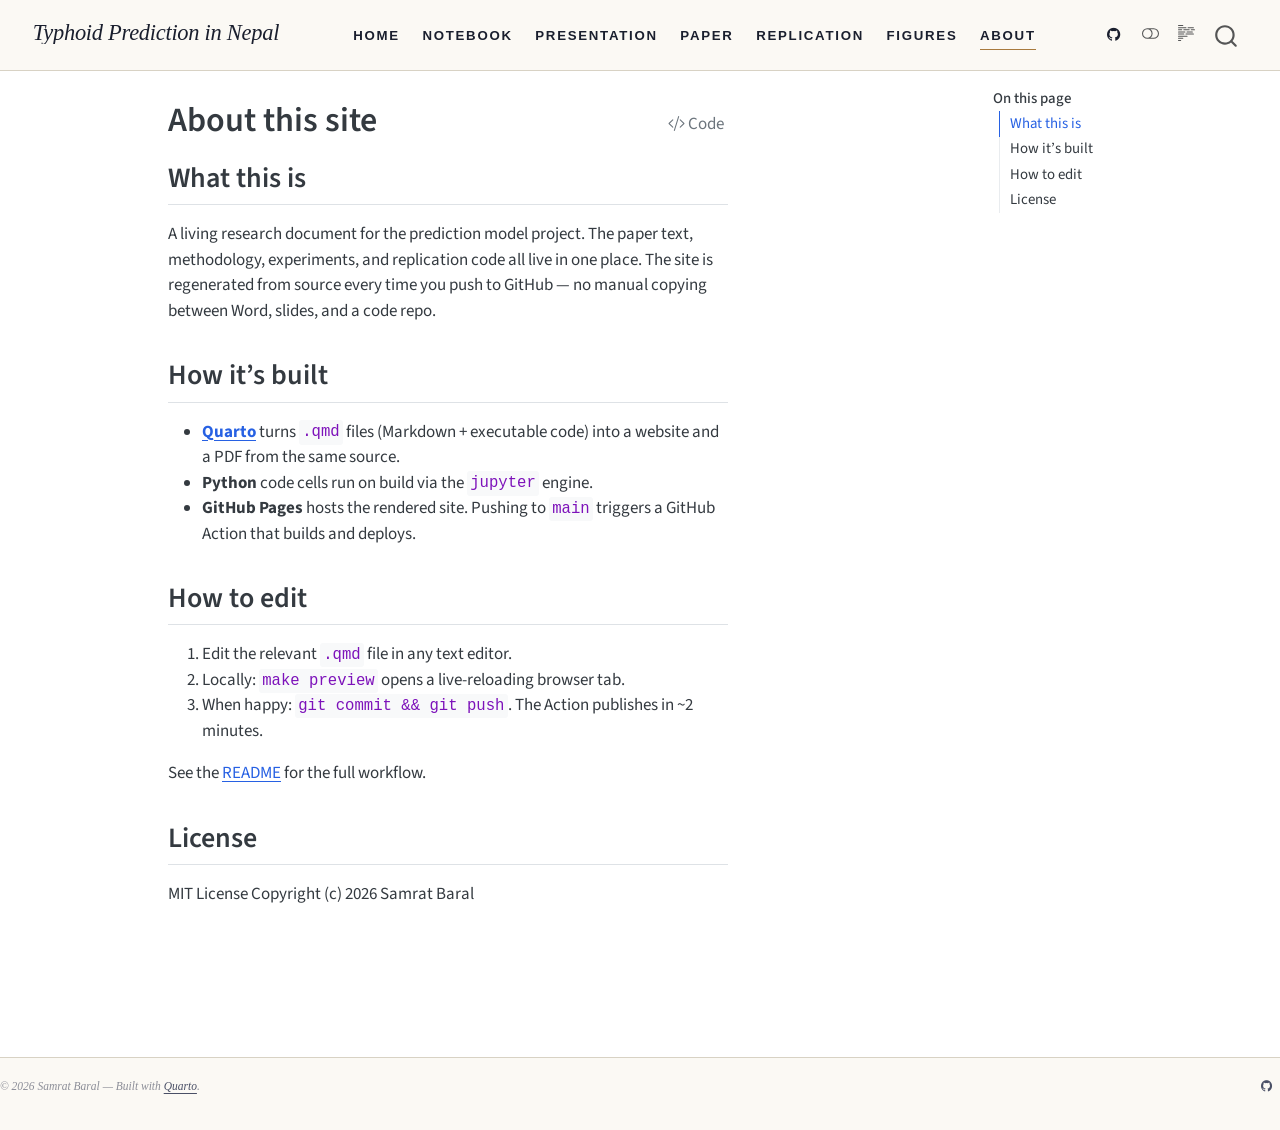
<file: about.html>
<!DOCTYPE html>
<html xmlns="http://www.w3.org/1999/xhtml" lang="en" xml:lang="en"><head>

<meta charset="utf-8">
<meta name="generator" content="quarto-1.5.57">

<meta name="viewport" content="width=device-width, initial-scale=1.0, user-scalable=yes">


<title>About this site – Typhoid Prediction in Nepal</title>
<style>
code{white-space: pre-wrap;}
span.smallcaps{font-variant: small-caps;}
div.columns{display: flex; gap: min(4vw, 1.5em);}
div.column{flex: auto; overflow-x: auto;}
div.hanging-indent{margin-left: 1.5em; text-indent: -1.5em;}
ul.task-list{list-style: none;}
ul.task-list li input[type="checkbox"] {
  width: 0.8em;
  margin: 0 0.8em 0.2em -1em; /* quarto-specific, see https://github.com/quarto-dev/quarto-cli/issues/4556 */ 
  vertical-align: middle;
}
/* CSS for syntax highlighting */
pre > code.sourceCode { white-space: pre; position: relative; }
pre > code.sourceCode > span { line-height: 1.25; }
pre > code.sourceCode > span:empty { height: 1.2em; }
.sourceCode { overflow: visible; }
code.sourceCode > span { color: inherit; text-decoration: inherit; }
div.sourceCode { margin: 1em 0; }
pre.sourceCode { margin: 0; }
@media screen {
div.sourceCode { overflow: auto; }
}
@media print {
pre > code.sourceCode { white-space: pre-wrap; }
pre > code.sourceCode > span { display: inline-block; text-indent: -5em; padding-left: 5em; }
}
pre.numberSource code
  { counter-reset: source-line 0; }
pre.numberSource code > span
  { position: relative; left: -4em; counter-increment: source-line; }
pre.numberSource code > span > a:first-child::before
  { content: counter(source-line);
    position: relative; left: -1em; text-align: right; vertical-align: baseline;
    border: none; display: inline-block;
    -webkit-touch-callout: none; -webkit-user-select: none;
    -khtml-user-select: none; -moz-user-select: none;
    -ms-user-select: none; user-select: none;
    padding: 0 4px; width: 4em;
  }
pre.numberSource { margin-left: 3em;  padding-left: 4px; }
div.sourceCode
  {   }
@media screen {
pre > code.sourceCode > span > a:first-child::before { text-decoration: underline; }
}
</style>


<script src="site_libs/quarto-nav/quarto-nav.js"></script>
<script src="site_libs/quarto-nav/headroom.min.js"></script>
<script src="site_libs/clipboard/clipboard.min.js"></script>
<script src="site_libs/quarto-search/autocomplete.umd.js"></script>
<script src="site_libs/quarto-search/fuse.min.js"></script>
<script src="site_libs/quarto-search/quarto-search.js"></script>
<meta name="quarto:offset" content="./">
<script src="site_libs/quarto-html/quarto.js"></script>
<script src="site_libs/quarto-html/popper.min.js"></script>
<script src="site_libs/quarto-html/tippy.umd.min.js"></script>
<script src="site_libs/quarto-html/anchor.min.js"></script>
<link href="site_libs/quarto-html/tippy.css" rel="stylesheet">
<link href="site_libs/quarto-html/quarto-syntax-highlighting.css" rel="stylesheet" class="quarto-color-scheme" id="quarto-text-highlighting-styles">
<link href="site_libs/quarto-html/quarto-syntax-highlighting-dark.css" rel="prefetch" class="quarto-color-scheme quarto-color-alternate" id="quarto-text-highlighting-styles">
<script src="site_libs/bootstrap/bootstrap.min.js"></script>
<link href="site_libs/bootstrap/bootstrap-icons.css" rel="stylesheet">
<link href="site_libs/bootstrap/bootstrap.min.css" rel="stylesheet" class="quarto-color-scheme" id="quarto-bootstrap" data-mode="light">
<link href="site_libs/bootstrap/bootstrap-dark.min.css" rel="prefetch" class="quarto-color-scheme quarto-color-alternate" id="quarto-bootstrap" data-mode="dark">
<script id="quarto-search-options" type="application/json">{
  "location": "navbar",
  "copy-button": false,
  "collapse-after": 3,
  "panel-placement": "end",
  "type": "overlay",
  "limit": 50,
  "keyboard-shortcut": [
    "f",
    "/",
    "s"
  ],
  "show-item-context": false,
  "language": {
    "search-no-results-text": "No results",
    "search-matching-documents-text": "matching documents",
    "search-copy-link-title": "Copy link to search",
    "search-hide-matches-text": "Hide additional matches",
    "search-more-match-text": "more match in this document",
    "search-more-matches-text": "more matches in this document",
    "search-clear-button-title": "Clear",
    "search-text-placeholder": "",
    "search-detached-cancel-button-title": "Cancel",
    "search-submit-button-title": "Submit",
    "search-label": "Search"
  }
}</script>
<style>html{ scroll-behavior: smooth; }</style>


<link rel="stylesheet" href="styles.css">
</head>

<body class="nav-fixed">

<div id="quarto-search-results"></div>
  <header id="quarto-header" class="headroom fixed-top">
    <nav class="navbar navbar-expand-lg " data-bs-theme="dark">
      <div class="navbar-container container-fluid">
      <div class="navbar-brand-container mx-auto">
    <a class="navbar-brand" href="./index.html">
    <span class="navbar-title">Typhoid Prediction in Nepal</span>
    </a>
  </div>
            <div id="quarto-search" class="" title="Search"></div>
          <button class="navbar-toggler" type="button" data-bs-toggle="collapse" data-bs-target="#navbarCollapse" aria-controls="navbarCollapse" role="menu" aria-expanded="false" aria-label="Toggle navigation" onclick="if (window.quartoToggleHeadroom) { window.quartoToggleHeadroom(); }">
  <span class="navbar-toggler-icon"></span>
</button>
          <div class="collapse navbar-collapse" id="navbarCollapse">
            <ul class="navbar-nav navbar-nav-scroll me-auto">
  <li class="nav-item">
    <a class="nav-link" href="./index.html"> 
<span class="menu-text">Home</span></a>
  </li>  
  <li class="nav-item">
    <a class="nav-link" href="./notebook.html"> 
<span class="menu-text">Notebook</span></a>
  </li>  
  <li class="nav-item">
    <a class="nav-link" href="./presentation.html"> 
<span class="menu-text">Presentation</span></a>
  </li>  
  <li class="nav-item">
    <a class="nav-link" href="./paper/01-introduction.html"> 
<span class="menu-text">Paper</span></a>
  </li>  
  <li class="nav-item">
    <a class="nav-link" href="./replication/data.html"> 
<span class="menu-text">Replication</span></a>
  </li>  
  <li class="nav-item">
    <a class="nav-link" href="./figures.html"> 
<span class="menu-text">Figures</span></a>
  </li>  
  <li class="nav-item">
    <a class="nav-link active" href="./about.html" aria-current="page"> 
<span class="menu-text">About</span></a>
  </li>  
</ul>
            <ul class="navbar-nav navbar-nav-scroll ms-auto">
  <li class="nav-item compact">
    <a class="nav-link" href="https://github.com/baralsamrat/baralsamrat.github.io"> <i class="bi bi-github" role="img">
</i> 
<span class="menu-text"></span></a>
  </li>  
</ul>
          </div> <!-- /navcollapse -->
            <div class="quarto-navbar-tools">
  <a href="" class="quarto-color-scheme-toggle quarto-navigation-tool  px-1" onclick="window.quartoToggleColorScheme(); return false;" title="Toggle dark mode"><i class="bi"></i></a>
  <a href="" class="quarto-reader-toggle quarto-navigation-tool px-1" onclick="window.quartoToggleReader(); return false;" title="Toggle reader mode">
  <div class="quarto-reader-toggle-btn">
  <i class="bi"></i>
  </div>
</a>
</div>
      </div> <!-- /container-fluid -->
    </nav>
</header>
<!-- content -->
<div id="quarto-content" class="quarto-container page-columns page-rows-contents page-layout-article page-navbar">
<!-- sidebar -->
<!-- margin-sidebar -->
    <div id="quarto-margin-sidebar" class="sidebar margin-sidebar">
        <nav id="TOC" role="doc-toc" class="toc-active">
    <h2 id="toc-title">On this page</h2>
   
  <ul>
  <li><a href="#what-this-is" id="toc-what-this-is" class="nav-link active" data-scroll-target="#what-this-is">What this is</a></li>
  <li><a href="#how-its-built" id="toc-how-its-built" class="nav-link" data-scroll-target="#how-its-built">How it’s built</a></li>
  <li><a href="#how-to-edit" id="toc-how-to-edit" class="nav-link" data-scroll-target="#how-to-edit">How to edit</a></li>
  <li><a href="#license" id="toc-license" class="nav-link" data-scroll-target="#license">License</a></li>
  </ul>
</nav>
    </div>
<!-- main -->
<main class="content" id="quarto-document-content">

<header id="title-block-header" class="quarto-title-block default">
<div class="quarto-title">
<div class="quarto-title-block"><div><h1 class="title">About this site</h1><button type="button" class="btn code-tools-button" id="quarto-code-tools-source"><i class="bi"></i> Code</button></div></div>
</div>



<div class="quarto-title-meta">

    
  
    
  </div>
  


</header>


<section id="what-this-is" class="level2">
<h2 class="anchored" data-anchor-id="what-this-is">What this is</h2>
<p>A living research document for the prediction model project. The paper text, methodology, experiments, and replication code all live in one place. The site is regenerated from source every time you push to GitHub — no manual copying between Word, slides, and a code repo.</p>
</section>
<section id="how-its-built" class="level2">
<h2 class="anchored" data-anchor-id="how-its-built">How it’s built</h2>
<ul>
<li><strong><a href="https://quarto.org">Quarto</a></strong> turns <code>.qmd</code> files (Markdown + executable code) into a website and a PDF from the same source.</li>
<li><strong>Python</strong> code cells run on build via the <code>jupyter</code> engine.</li>
<li><strong>GitHub Pages</strong> hosts the rendered site. Pushing to <code>main</code> triggers a GitHub Action that builds and deploys.</li>
</ul>
</section>
<section id="how-to-edit" class="level2">
<h2 class="anchored" data-anchor-id="how-to-edit">How to edit</h2>
<ol type="1">
<li>Edit the relevant <code>.qmd</code> file in any text editor.</li>
<li>Locally: <code>make preview</code> opens a live-reloading browser tab.</li>
<li>When happy: <code>git commit &amp;&amp; git push</code>. The Action publishes in ~2 minutes.</li>
</ol>
<p>See the <a href="https://github.com/baralsamrat/baralsamrat.github.io#readme">README</a> for the full workflow.</p>
</section>
<section id="license" class="level2">
<h2 class="anchored" data-anchor-id="license">License</h2>
<p>MIT License Copyright (c) 2026 Samrat Baral</p>


<!-- -->

</section>

</main> <!-- /main -->
<script id="quarto-html-after-body" type="application/javascript">
window.document.addEventListener("DOMContentLoaded", function (event) {
  const toggleBodyColorMode = (bsSheetEl) => {
    const mode = bsSheetEl.getAttribute("data-mode");
    const bodyEl = window.document.querySelector("body");
    if (mode === "dark") {
      bodyEl.classList.add("quarto-dark");
      bodyEl.classList.remove("quarto-light");
    } else {
      bodyEl.classList.add("quarto-light");
      bodyEl.classList.remove("quarto-dark");
    }
  }
  const toggleBodyColorPrimary = () => {
    const bsSheetEl = window.document.querySelector("link#quarto-bootstrap");
    if (bsSheetEl) {
      toggleBodyColorMode(bsSheetEl);
    }
  }
  toggleBodyColorPrimary();  
  const disableStylesheet = (stylesheets) => {
    for (let i=0; i < stylesheets.length; i++) {
      const stylesheet = stylesheets[i];
      stylesheet.rel = 'prefetch';
    }
  }
  const enableStylesheet = (stylesheets) => {
    for (let i=0; i < stylesheets.length; i++) {
      const stylesheet = stylesheets[i];
      stylesheet.rel = 'stylesheet';
    }
  }
  const manageTransitions = (selector, allowTransitions) => {
    const els = window.document.querySelectorAll(selector);
    for (let i=0; i < els.length; i++) {
      const el = els[i];
      if (allowTransitions) {
        el.classList.remove('notransition');
      } else {
        el.classList.add('notransition');
      }
    }
  }
  const toggleGiscusIfUsed = (isAlternate, darkModeDefault) => {
    const baseTheme = document.querySelector('#giscus-base-theme')?.value ?? 'light';
    const alternateTheme = document.querySelector('#giscus-alt-theme')?.value ?? 'dark';
    let newTheme = '';
    if(darkModeDefault) {
      newTheme = isAlternate ? baseTheme : alternateTheme;
    } else {
      newTheme = isAlternate ? alternateTheme : baseTheme;
    }
    const changeGiscusTheme = () => {
      // From: https://github.com/giscus/giscus/issues/336
      const sendMessage = (message) => {
        const iframe = document.querySelector('iframe.giscus-frame');
        if (!iframe) return;
        iframe.contentWindow.postMessage({ giscus: message }, 'https://giscus.app');
      }
      sendMessage({
        setConfig: {
          theme: newTheme
        }
      });
    }
    const isGiscussLoaded = window.document.querySelector('iframe.giscus-frame') !== null;
    if (isGiscussLoaded) {
      changeGiscusTheme();
    }
  }
  const toggleColorMode = (alternate) => {
    // Switch the stylesheets
    const alternateStylesheets = window.document.querySelectorAll('link.quarto-color-scheme.quarto-color-alternate');
    manageTransitions('#quarto-margin-sidebar .nav-link', false);
    if (alternate) {
      enableStylesheet(alternateStylesheets);
      for (const sheetNode of alternateStylesheets) {
        if (sheetNode.id === "quarto-bootstrap") {
          toggleBodyColorMode(sheetNode);
        }
      }
    } else {
      disableStylesheet(alternateStylesheets);
      toggleBodyColorPrimary();
    }
    manageTransitions('#quarto-margin-sidebar .nav-link', true);
    // Switch the toggles
    const toggles = window.document.querySelectorAll('.quarto-color-scheme-toggle');
    for (let i=0; i < toggles.length; i++) {
      const toggle = toggles[i];
      if (toggle) {
        if (alternate) {
          toggle.classList.add("alternate");     
        } else {
          toggle.classList.remove("alternate");
        }
      }
    }
    // Hack to workaround the fact that safari doesn't
    // properly recolor the scrollbar when toggling (#1455)
    if (navigator.userAgent.indexOf('Safari') > 0 && navigator.userAgent.indexOf('Chrome') == -1) {
      manageTransitions("body", false);
      window.scrollTo(0, 1);
      setTimeout(() => {
        window.scrollTo(0, 0);
        manageTransitions("body", true);
      }, 40);  
    }
  }
  const isFileUrl = () => { 
    return window.location.protocol === 'file:';
  }
  const hasAlternateSentinel = () => {  
    let styleSentinel = getColorSchemeSentinel();
    if (styleSentinel !== null) {
      return styleSentinel === "alternate";
    } else {
      return false;
    }
  }
  const setStyleSentinel = (alternate) => {
    const value = alternate ? "alternate" : "default";
    if (!isFileUrl()) {
      window.localStorage.setItem("quarto-color-scheme", value);
    } else {
      localAlternateSentinel = value;
    }
  }
  const getColorSchemeSentinel = () => {
    if (!isFileUrl()) {
      const storageValue = window.localStorage.getItem("quarto-color-scheme");
      return storageValue != null ? storageValue : localAlternateSentinel;
    } else {
      return localAlternateSentinel;
    }
  }
  const darkModeDefault = false;
  let localAlternateSentinel = darkModeDefault ? 'alternate' : 'default';
  // Dark / light mode switch
  window.quartoToggleColorScheme = () => {
    // Read the current dark / light value 
    let toAlternate = !hasAlternateSentinel();
    toggleColorMode(toAlternate);
    setStyleSentinel(toAlternate);
    toggleGiscusIfUsed(toAlternate, darkModeDefault);
  };
  // Ensure there is a toggle, if there isn't float one in the top right
  if (window.document.querySelector('.quarto-color-scheme-toggle') === null) {
    const a = window.document.createElement('a');
    a.classList.add('top-right');
    a.classList.add('quarto-color-scheme-toggle');
    a.href = "";
    a.onclick = function() { try { window.quartoToggleColorScheme(); } catch {} return false; };
    const i = window.document.createElement("i");
    i.classList.add('bi');
    a.appendChild(i);
    window.document.body.appendChild(a);
  }
  // Switch to dark mode if need be
  if (hasAlternateSentinel()) {
    toggleColorMode(true);
  } else {
    toggleColorMode(false);
  }
  const icon = "";
  const anchorJS = new window.AnchorJS();
  anchorJS.options = {
    placement: 'right',
    icon: icon
  };
  anchorJS.add('.anchored');
  const isCodeAnnotation = (el) => {
    for (const clz of el.classList) {
      if (clz.startsWith('code-annotation-')) {                     
        return true;
      }
    }
    return false;
  }
  const onCopySuccess = function(e) {
    // button target
    const button = e.trigger;
    // don't keep focus
    button.blur();
    // flash "checked"
    button.classList.add('code-copy-button-checked');
    var currentTitle = button.getAttribute("title");
    button.setAttribute("title", "Copied!");
    let tooltip;
    if (window.bootstrap) {
      button.setAttribute("data-bs-toggle", "tooltip");
      button.setAttribute("data-bs-placement", "left");
      button.setAttribute("data-bs-title", "Copied!");
      tooltip = new bootstrap.Tooltip(button, 
        { trigger: "manual", 
          customClass: "code-copy-button-tooltip",
          offset: [0, -8]});
      tooltip.show();    
    }
    setTimeout(function() {
      if (tooltip) {
        tooltip.hide();
        button.removeAttribute("data-bs-title");
        button.removeAttribute("data-bs-toggle");
        button.removeAttribute("data-bs-placement");
      }
      button.setAttribute("title", currentTitle);
      button.classList.remove('code-copy-button-checked');
    }, 1000);
    // clear code selection
    e.clearSelection();
  }
  const getTextToCopy = function(trigger) {
      const codeEl = trigger.previousElementSibling.cloneNode(true);
      for (const childEl of codeEl.children) {
        if (isCodeAnnotation(childEl)) {
          childEl.remove();
        }
      }
      return codeEl.innerText;
  }
  const clipboard = new window.ClipboardJS('.code-copy-button:not([data-in-quarto-modal])', {
    text: getTextToCopy
  });
  clipboard.on('success', onCopySuccess);
  if (window.document.getElementById('quarto-embedded-source-code-modal')) {
    // For code content inside modals, clipBoardJS needs to be initialized with a container option
    // TODO: Check when it could be a function (https://github.com/zenorocha/clipboard.js/issues/860)
    const clipboardModal = new window.ClipboardJS('.code-copy-button[data-in-quarto-modal]', {
      text: getTextToCopy,
      container: window.document.getElementById('quarto-embedded-source-code-modal')
    });
    clipboardModal.on('success', onCopySuccess);
  }
  const viewSource = window.document.getElementById('quarto-view-source') ||
                     window.document.getElementById('quarto-code-tools-source');
  if (viewSource) {
    const sourceUrl = viewSource.getAttribute("data-quarto-source-url");
    viewSource.addEventListener("click", function(e) {
      if (sourceUrl) {
        // rstudio viewer pane
        if (/\bcapabilities=\b/.test(window.location)) {
          window.open(sourceUrl);
        } else {
          window.location.href = sourceUrl;
        }
      } else {
        const modal = new bootstrap.Modal(document.getElementById('quarto-embedded-source-code-modal'));
        modal.show();
      }
      return false;
    });
  }
  function toggleCodeHandler(show) {
    return function(e) {
      const detailsSrc = window.document.querySelectorAll(".cell > details > .sourceCode");
      for (let i=0; i<detailsSrc.length; i++) {
        const details = detailsSrc[i].parentElement;
        if (show) {
          details.open = true;
        } else {
          details.removeAttribute("open");
        }
      }
      const cellCodeDivs = window.document.querySelectorAll(".cell > .sourceCode");
      const fromCls = show ? "hidden" : "unhidden";
      const toCls = show ? "unhidden" : "hidden";
      for (let i=0; i<cellCodeDivs.length; i++) {
        const codeDiv = cellCodeDivs[i];
        if (codeDiv.classList.contains(fromCls)) {
          codeDiv.classList.remove(fromCls);
          codeDiv.classList.add(toCls);
        } 
      }
      return false;
    }
  }
  const hideAllCode = window.document.getElementById("quarto-hide-all-code");
  if (hideAllCode) {
    hideAllCode.addEventListener("click", toggleCodeHandler(false));
  }
  const showAllCode = window.document.getElementById("quarto-show-all-code");
  if (showAllCode) {
    showAllCode.addEventListener("click", toggleCodeHandler(true));
  }
    var localhostRegex = new RegExp(/^(?:http|https):\/\/localhost\:?[0-9]*\//);
    var mailtoRegex = new RegExp(/^mailto:/);
      var filterRegex = new RegExp('/' + window.location.host + '/');
    var isInternal = (href) => {
        return filterRegex.test(href) || localhostRegex.test(href) || mailtoRegex.test(href);
    }
    // Inspect non-navigation links and adorn them if external
 	var links = window.document.querySelectorAll('a[href]:not(.nav-link):not(.navbar-brand):not(.toc-action):not(.sidebar-link):not(.sidebar-item-toggle):not(.pagination-link):not(.no-external):not([aria-hidden]):not(.dropdown-item):not(.quarto-navigation-tool):not(.about-link)');
    for (var i=0; i<links.length; i++) {
      const link = links[i];
      if (!isInternal(link.href)) {
        // undo the damage that might have been done by quarto-nav.js in the case of
        // links that we want to consider external
        if (link.dataset.originalHref !== undefined) {
          link.href = link.dataset.originalHref;
        }
      }
    }
  function tippyHover(el, contentFn, onTriggerFn, onUntriggerFn) {
    const config = {
      allowHTML: true,
      maxWidth: 500,
      delay: 100,
      arrow: false,
      appendTo: function(el) {
          return el.parentElement;
      },
      interactive: true,
      interactiveBorder: 10,
      theme: 'quarto',
      placement: 'bottom-start',
    };
    if (contentFn) {
      config.content = contentFn;
    }
    if (onTriggerFn) {
      config.onTrigger = onTriggerFn;
    }
    if (onUntriggerFn) {
      config.onUntrigger = onUntriggerFn;
    }
    window.tippy(el, config); 
  }
  const noterefs = window.document.querySelectorAll('a[role="doc-noteref"]');
  for (var i=0; i<noterefs.length; i++) {
    const ref = noterefs[i];
    tippyHover(ref, function() {
      // use id or data attribute instead here
      let href = ref.getAttribute('data-footnote-href') || ref.getAttribute('href');
      try { href = new URL(href).hash; } catch {}
      const id = href.replace(/^#\/?/, "");
      const note = window.document.getElementById(id);
      if (note) {
        return note.innerHTML;
      } else {
        return "";
      }
    });
  }
  const xrefs = window.document.querySelectorAll('a.quarto-xref');
  const processXRef = (id, note) => {
    // Strip column container classes
    const stripColumnClz = (el) => {
      el.classList.remove("page-full", "page-columns");
      if (el.children) {
        for (const child of el.children) {
          stripColumnClz(child);
        }
      }
    }
    stripColumnClz(note)
    if (id === null || id.startsWith('sec-')) {
      // Special case sections, only their first couple elements
      const container = document.createElement("div");
      if (note.children && note.children.length > 2) {
        container.appendChild(note.children[0].cloneNode(true));
        for (let i = 1; i < note.children.length; i++) {
          const child = note.children[i];
          if (child.tagName === "P" && child.innerText === "") {
            continue;
          } else {
            container.appendChild(child.cloneNode(true));
            break;
          }
        }
        if (window.Quarto?.typesetMath) {
          window.Quarto.typesetMath(container);
        }
        return container.innerHTML
      } else {
        if (window.Quarto?.typesetMath) {
          window.Quarto.typesetMath(note);
        }
        return note.innerHTML;
      }
    } else {
      // Remove any anchor links if they are present
      const anchorLink = note.querySelector('a.anchorjs-link');
      if (anchorLink) {
        anchorLink.remove();
      }
      if (window.Quarto?.typesetMath) {
        window.Quarto.typesetMath(note);
      }
      // TODO in 1.5, we should make sure this works without a callout special case
      if (note.classList.contains("callout")) {
        return note.outerHTML;
      } else {
        return note.innerHTML;
      }
    }
  }
  for (var i=0; i<xrefs.length; i++) {
    const xref = xrefs[i];
    tippyHover(xref, undefined, function(instance) {
      instance.disable();
      let url = xref.getAttribute('href');
      let hash = undefined; 
      if (url.startsWith('#')) {
        hash = url;
      } else {
        try { hash = new URL(url).hash; } catch {}
      }
      if (hash) {
        const id = hash.replace(/^#\/?/, "");
        const note = window.document.getElementById(id);
        if (note !== null) {
          try {
            const html = processXRef(id, note.cloneNode(true));
            instance.setContent(html);
          } finally {
            instance.enable();
            instance.show();
          }
        } else {
          // See if we can fetch this
          fetch(url.split('#')[0])
          .then(res => res.text())
          .then(html => {
            const parser = new DOMParser();
            const htmlDoc = parser.parseFromString(html, "text/html");
            const note = htmlDoc.getElementById(id);
            if (note !== null) {
              const html = processXRef(id, note);
              instance.setContent(html);
            } 
          }).finally(() => {
            instance.enable();
            instance.show();
          });
        }
      } else {
        // See if we can fetch a full url (with no hash to target)
        // This is a special case and we should probably do some content thinning / targeting
        fetch(url)
        .then(res => res.text())
        .then(html => {
          const parser = new DOMParser();
          const htmlDoc = parser.parseFromString(html, "text/html");
          const note = htmlDoc.querySelector('main.content');
          if (note !== null) {
            // This should only happen for chapter cross references
            // (since there is no id in the URL)
            // remove the first header
            if (note.children.length > 0 && note.children[0].tagName === "HEADER") {
              note.children[0].remove();
            }
            const html = processXRef(null, note);
            instance.setContent(html);
          } 
        }).finally(() => {
          instance.enable();
          instance.show();
        });
      }
    }, function(instance) {
    });
  }
      let selectedAnnoteEl;
      const selectorForAnnotation = ( cell, annotation) => {
        let cellAttr = 'data-code-cell="' + cell + '"';
        let lineAttr = 'data-code-annotation="' +  annotation + '"';
        const selector = 'span[' + cellAttr + '][' + lineAttr + ']';
        return selector;
      }
      const selectCodeLines = (annoteEl) => {
        const doc = window.document;
        const targetCell = annoteEl.getAttribute("data-target-cell");
        const targetAnnotation = annoteEl.getAttribute("data-target-annotation");
        const annoteSpan = window.document.querySelector(selectorForAnnotation(targetCell, targetAnnotation));
        const lines = annoteSpan.getAttribute("data-code-lines").split(",");
        const lineIds = lines.map((line) => {
          return targetCell + "-" + line;
        })
        let top = null;
        let height = null;
        let parent = null;
        if (lineIds.length > 0) {
            //compute the position of the single el (top and bottom and make a div)
            const el = window.document.getElementById(lineIds[0]);
            top = el.offsetTop;
            height = el.offsetHeight;
            parent = el.parentElement.parentElement;
          if (lineIds.length > 1) {
            const lastEl = window.document.getElementById(lineIds[lineIds.length - 1]);
            const bottom = lastEl.offsetTop + lastEl.offsetHeight;
            height = bottom - top;
          }
          if (top !== null && height !== null && parent !== null) {
            // cook up a div (if necessary) and position it 
            let div = window.document.getElementById("code-annotation-line-highlight");
            if (div === null) {
              div = window.document.createElement("div");
              div.setAttribute("id", "code-annotation-line-highlight");
              div.style.position = 'absolute';
              parent.appendChild(div);
            }
            div.style.top = top - 2 + "px";
            div.style.height = height + 4 + "px";
            div.style.left = 0;
            let gutterDiv = window.document.getElementById("code-annotation-line-highlight-gutter");
            if (gutterDiv === null) {
              gutterDiv = window.document.createElement("div");
              gutterDiv.setAttribute("id", "code-annotation-line-highlight-gutter");
              gutterDiv.style.position = 'absolute';
              const codeCell = window.document.getElementById(targetCell);
              const gutter = codeCell.querySelector('.code-annotation-gutter');
              gutter.appendChild(gutterDiv);
            }
            gutterDiv.style.top = top - 2 + "px";
            gutterDiv.style.height = height + 4 + "px";
          }
          selectedAnnoteEl = annoteEl;
        }
      };
      const unselectCodeLines = () => {
        const elementsIds = ["code-annotation-line-highlight", "code-annotation-line-highlight-gutter"];
        elementsIds.forEach((elId) => {
          const div = window.document.getElementById(elId);
          if (div) {
            div.remove();
          }
        });
        selectedAnnoteEl = undefined;
      };
        // Handle positioning of the toggle
    window.addEventListener(
      "resize",
      throttle(() => {
        elRect = undefined;
        if (selectedAnnoteEl) {
          selectCodeLines(selectedAnnoteEl);
        }
      }, 10)
    );
    function throttle(fn, ms) {
    let throttle = false;
    let timer;
      return (...args) => {
        if(!throttle) { // first call gets through
            fn.apply(this, args);
            throttle = true;
        } else { // all the others get throttled
            if(timer) clearTimeout(timer); // cancel #2
            timer = setTimeout(() => {
              fn.apply(this, args);
              timer = throttle = false;
            }, ms);
        }
      };
    }
      // Attach click handler to the DT
      const annoteDls = window.document.querySelectorAll('dt[data-target-cell]');
      for (const annoteDlNode of annoteDls) {
        annoteDlNode.addEventListener('click', (event) => {
          const clickedEl = event.target;
          if (clickedEl !== selectedAnnoteEl) {
            unselectCodeLines();
            const activeEl = window.document.querySelector('dt[data-target-cell].code-annotation-active');
            if (activeEl) {
              activeEl.classList.remove('code-annotation-active');
            }
            selectCodeLines(clickedEl);
            clickedEl.classList.add('code-annotation-active');
          } else {
            // Unselect the line
            unselectCodeLines();
            clickedEl.classList.remove('code-annotation-active');
          }
        });
      }
  const findCites = (el) => {
    const parentEl = el.parentElement;
    if (parentEl) {
      const cites = parentEl.dataset.cites;
      if (cites) {
        return {
          el,
          cites: cites.split(' ')
        };
      } else {
        return findCites(el.parentElement)
      }
    } else {
      return undefined;
    }
  };
  var bibliorefs = window.document.querySelectorAll('a[role="doc-biblioref"]');
  for (var i=0; i<bibliorefs.length; i++) {
    const ref = bibliorefs[i];
    const citeInfo = findCites(ref);
    if (citeInfo) {
      tippyHover(citeInfo.el, function() {
        var popup = window.document.createElement('div');
        citeInfo.cites.forEach(function(cite) {
          var citeDiv = window.document.createElement('div');
          citeDiv.classList.add('hanging-indent');
          citeDiv.classList.add('csl-entry');
          var biblioDiv = window.document.getElementById('ref-' + cite);
          if (biblioDiv) {
            citeDiv.innerHTML = biblioDiv.innerHTML;
          }
          popup.appendChild(citeDiv);
        });
        return popup.innerHTML;
      });
    }
  }
});
</script><div class="modal fade" id="quarto-embedded-source-code-modal" tabindex="-1" aria-labelledby="quarto-embedded-source-code-modal-label" aria-hidden="true"><div class="modal-dialog modal-dialog-scrollable"><div class="modal-content"><div class="modal-header"><h5 class="modal-title" id="quarto-embedded-source-code-modal-label">Source Code</h5><button class="btn-close" data-bs-dismiss="modal"></button></div><div class="modal-body"><div class="">
<div class="sourceCode" id="cb1" data-shortcodes="false"><pre class="sourceCode markdown code-with-copy"><code class="sourceCode markdown"><span id="cb1-1"><a href="#cb1-1" aria-hidden="true" tabindex="-1"></a><span class="co">---</span></span>
<span id="cb1-2"><a href="#cb1-2" aria-hidden="true" tabindex="-1"></a><span class="an">title:</span><span class="co"> "About this site"</span></span>
<span id="cb1-3"><a href="#cb1-3" aria-hidden="true" tabindex="-1"></a><span class="co">---</span></span>
<span id="cb1-4"><a href="#cb1-4" aria-hidden="true" tabindex="-1"></a></span>
<span id="cb1-5"><a href="#cb1-5" aria-hidden="true" tabindex="-1"></a><span class="fu">## What this is</span></span>
<span id="cb1-6"><a href="#cb1-6" aria-hidden="true" tabindex="-1"></a></span>
<span id="cb1-7"><a href="#cb1-7" aria-hidden="true" tabindex="-1"></a>A living research document for the prediction model project. The paper text,</span>
<span id="cb1-8"><a href="#cb1-8" aria-hidden="true" tabindex="-1"></a>methodology, experiments, and replication code all live in one place. The</span>
<span id="cb1-9"><a href="#cb1-9" aria-hidden="true" tabindex="-1"></a>site is regenerated from source every time you push to GitHub — no manual</span>
<span id="cb1-10"><a href="#cb1-10" aria-hidden="true" tabindex="-1"></a>copying between Word, slides, and a code repo.</span>
<span id="cb1-11"><a href="#cb1-11" aria-hidden="true" tabindex="-1"></a></span>
<span id="cb1-12"><a href="#cb1-12" aria-hidden="true" tabindex="-1"></a><span class="fu">## How it's built</span></span>
<span id="cb1-13"><a href="#cb1-13" aria-hidden="true" tabindex="-1"></a></span>
<span id="cb1-14"><a href="#cb1-14" aria-hidden="true" tabindex="-1"></a><span class="ss">- </span>**[Quarto](https://quarto.org)** turns <span class="in">`.qmd`</span> files (Markdown + executable</span>
<span id="cb1-15"><a href="#cb1-15" aria-hidden="true" tabindex="-1"></a>  code) into a website and a PDF from the same source.</span>
<span id="cb1-16"><a href="#cb1-16" aria-hidden="true" tabindex="-1"></a><span class="ss">- </span>**Python** code cells run on build via the <span class="in">`jupyter`</span> engine.</span>
<span id="cb1-17"><a href="#cb1-17" aria-hidden="true" tabindex="-1"></a><span class="ss">- </span>**GitHub Pages** hosts the rendered site. Pushing to <span class="in">`main`</span> triggers a</span>
<span id="cb1-18"><a href="#cb1-18" aria-hidden="true" tabindex="-1"></a>  GitHub Action that builds and deploys.</span>
<span id="cb1-19"><a href="#cb1-19" aria-hidden="true" tabindex="-1"></a></span>
<span id="cb1-20"><a href="#cb1-20" aria-hidden="true" tabindex="-1"></a><span class="fu">## How to edit</span></span>
<span id="cb1-21"><a href="#cb1-21" aria-hidden="true" tabindex="-1"></a></span>
<span id="cb1-22"><a href="#cb1-22" aria-hidden="true" tabindex="-1"></a><span class="ss">1. </span>Edit the relevant <span class="in">`.qmd`</span> file in any text editor.</span>
<span id="cb1-23"><a href="#cb1-23" aria-hidden="true" tabindex="-1"></a><span class="ss">2. </span>Locally: <span class="in">`make preview`</span> opens a live-reloading browser tab.</span>
<span id="cb1-24"><a href="#cb1-24" aria-hidden="true" tabindex="-1"></a><span class="ss">3. </span>When happy: <span class="in">`git commit &amp;&amp; git push`</span>. The Action publishes in ~2 minutes.</span>
<span id="cb1-25"><a href="#cb1-25" aria-hidden="true" tabindex="-1"></a></span>
<span id="cb1-26"><a href="#cb1-26" aria-hidden="true" tabindex="-1"></a>See the <span class="co">[</span><span class="ot">README</span><span class="co">](https://github.com/baralsamrat/baralsamrat.github.io#readme)</span> for the</span>
<span id="cb1-27"><a href="#cb1-27" aria-hidden="true" tabindex="-1"></a>full workflow.</span>
<span id="cb1-28"><a href="#cb1-28" aria-hidden="true" tabindex="-1"></a></span>
<span id="cb1-29"><a href="#cb1-29" aria-hidden="true" tabindex="-1"></a><span class="fu">## License</span></span>
<span id="cb1-30"><a href="#cb1-30" aria-hidden="true" tabindex="-1"></a></span>
<span id="cb1-31"><a href="#cb1-31" aria-hidden="true" tabindex="-1"></a>MIT License</span>
<span id="cb1-32"><a href="#cb1-32" aria-hidden="true" tabindex="-1"></a>Copyright (c) 2026 Samrat Baral</span></code><button title="Copy to Clipboard" class="code-copy-button" data-in-quarto-modal=""><i class="bi"></i></button></pre></div>
</div></div></div></div></div>
</div> <!-- /content -->
<footer class="footer">
  <div class="nav-footer">
    <div class="nav-footer-left">
<p>© 2026 Samrat Baral — Built with <a href="https://quarto.org">Quarto</a>.</p>
</div>   
    <div class="nav-footer-center">
      &nbsp;
    </div>
    <div class="nav-footer-right">
      <ul class="footer-items list-unstyled">
    <li class="nav-item compact">
    <a class="nav-link" href="https://github.com/baralsamrat/baralsamrat.github.io">
      <i class="bi bi-github" role="img">
</i> 
    </a>
  </li>  
</ul>
    </div>
  </div>
</footer>




<script src="site_libs/quarto-html/zenscroll-min.js"></script>
</body></html>
</file>
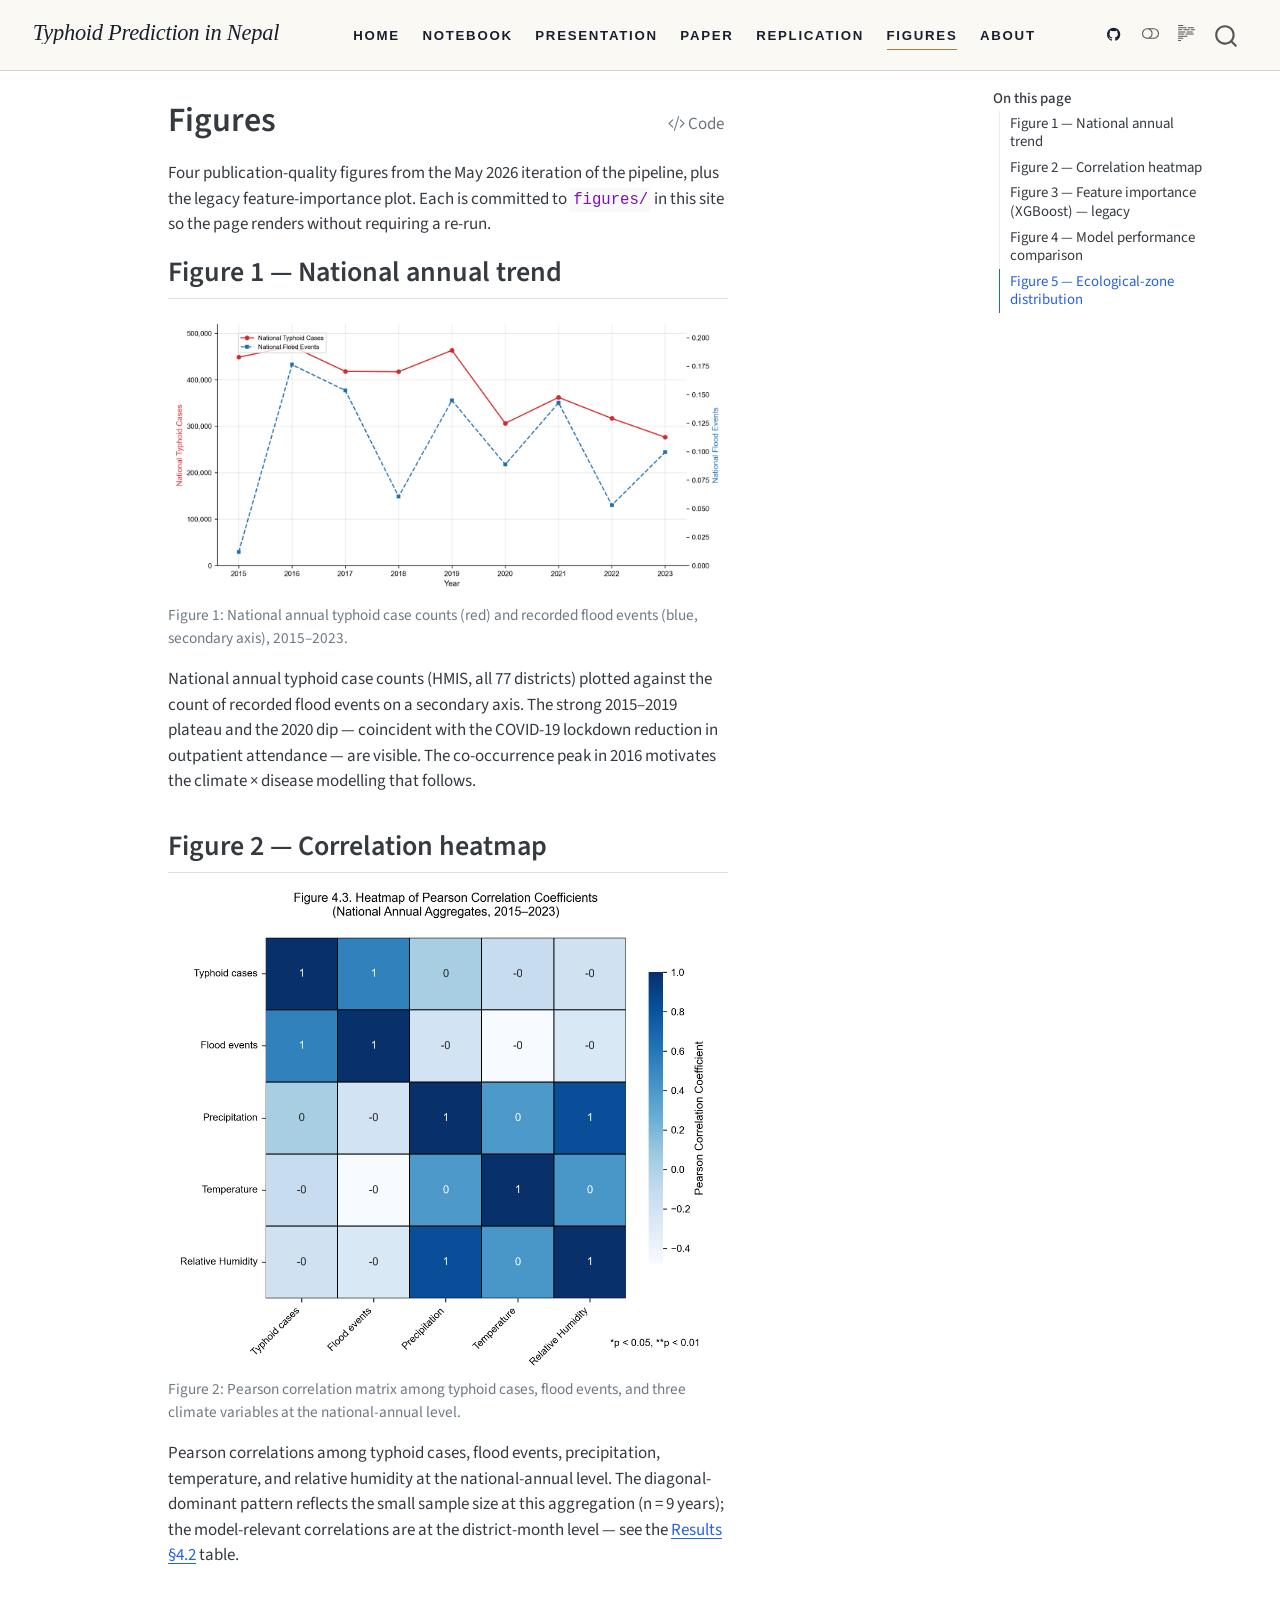
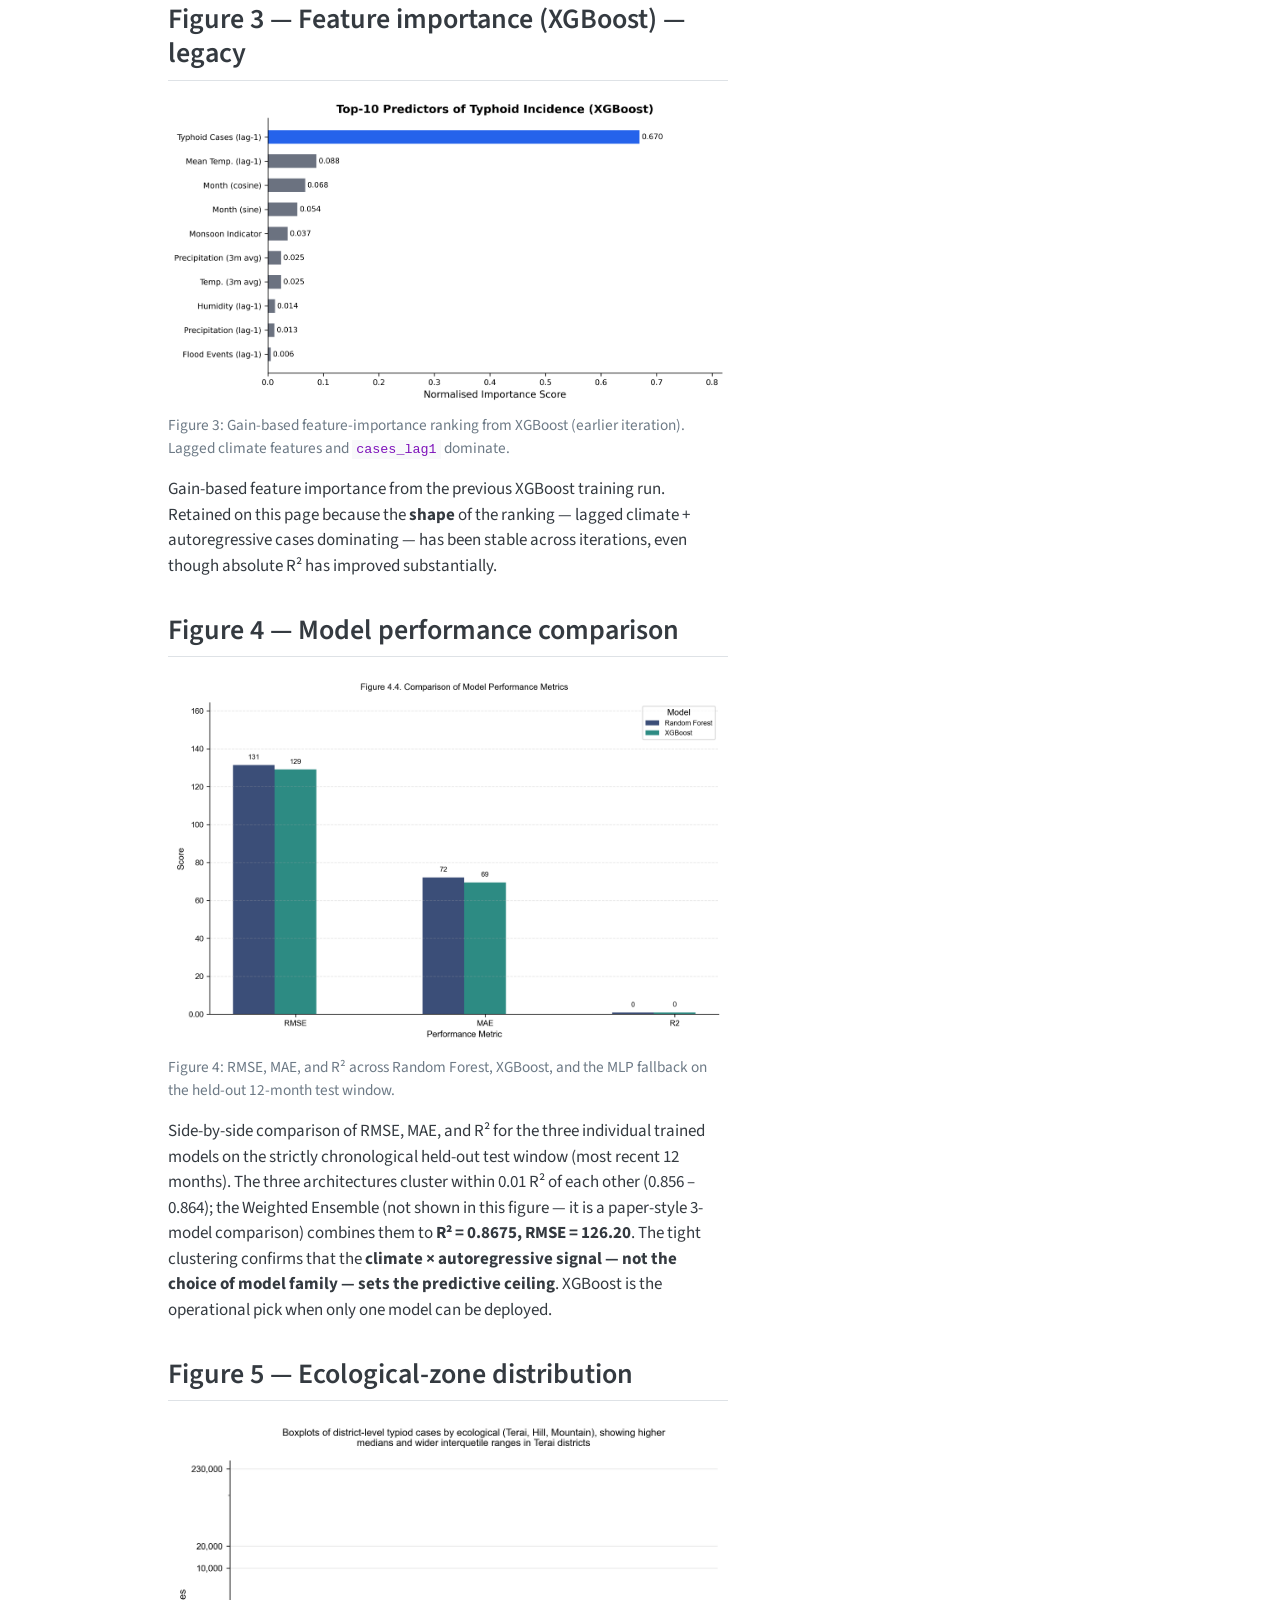
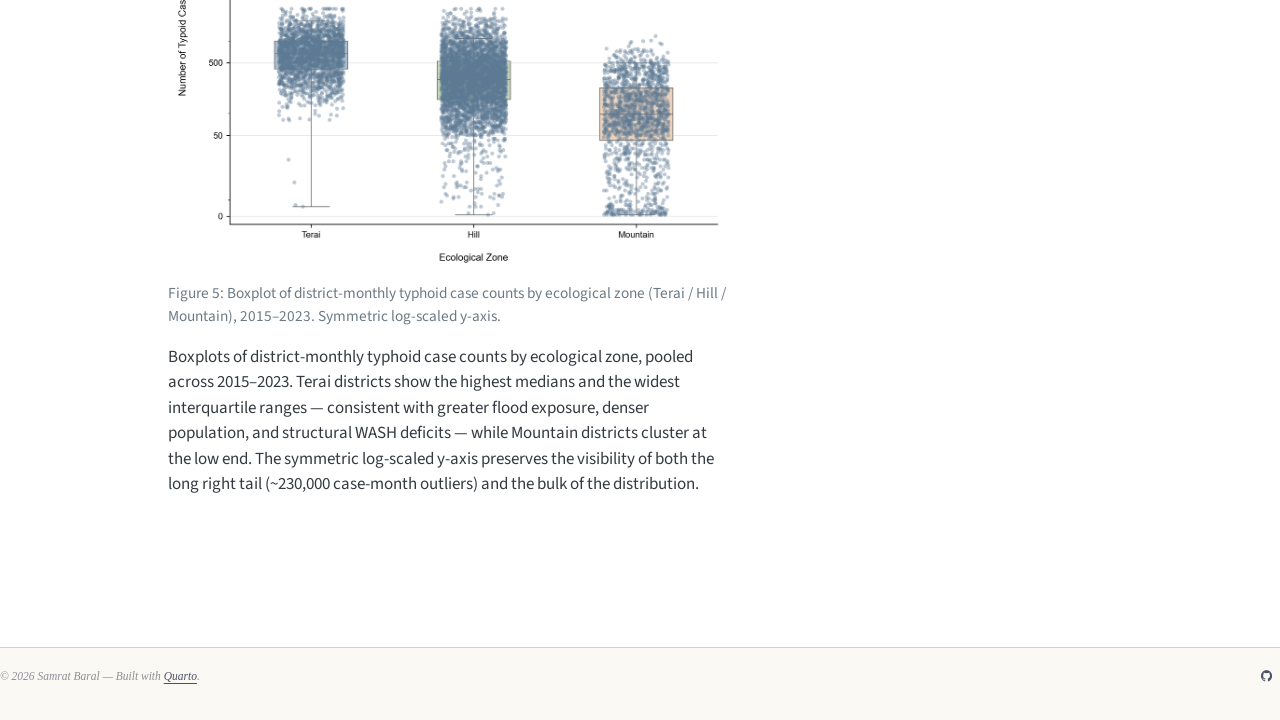
<file: figures.html>
<!DOCTYPE html>
<html xmlns="http://www.w3.org/1999/xhtml" lang="en" xml:lang="en"><head>

<meta charset="utf-8">
<meta name="generator" content="quarto-1.5.57">

<meta name="viewport" content="width=device-width, initial-scale=1.0, user-scalable=yes">


<title>Figures – Typhoid Prediction in Nepal</title>
<style>
code{white-space: pre-wrap;}
span.smallcaps{font-variant: small-caps;}
div.columns{display: flex; gap: min(4vw, 1.5em);}
div.column{flex: auto; overflow-x: auto;}
div.hanging-indent{margin-left: 1.5em; text-indent: -1.5em;}
ul.task-list{list-style: none;}
ul.task-list li input[type="checkbox"] {
  width: 0.8em;
  margin: 0 0.8em 0.2em -1em; /* quarto-specific, see https://github.com/quarto-dev/quarto-cli/issues/4556 */ 
  vertical-align: middle;
}
/* CSS for syntax highlighting */
pre > code.sourceCode { white-space: pre; position: relative; }
pre > code.sourceCode > span { line-height: 1.25; }
pre > code.sourceCode > span:empty { height: 1.2em; }
.sourceCode { overflow: visible; }
code.sourceCode > span { color: inherit; text-decoration: inherit; }
div.sourceCode { margin: 1em 0; }
pre.sourceCode { margin: 0; }
@media screen {
div.sourceCode { overflow: auto; }
}
@media print {
pre > code.sourceCode { white-space: pre-wrap; }
pre > code.sourceCode > span { display: inline-block; text-indent: -5em; padding-left: 5em; }
}
pre.numberSource code
  { counter-reset: source-line 0; }
pre.numberSource code > span
  { position: relative; left: -4em; counter-increment: source-line; }
pre.numberSource code > span > a:first-child::before
  { content: counter(source-line);
    position: relative; left: -1em; text-align: right; vertical-align: baseline;
    border: none; display: inline-block;
    -webkit-touch-callout: none; -webkit-user-select: none;
    -khtml-user-select: none; -moz-user-select: none;
    -ms-user-select: none; user-select: none;
    padding: 0 4px; width: 4em;
  }
pre.numberSource { margin-left: 3em;  padding-left: 4px; }
div.sourceCode
  {   }
@media screen {
pre > code.sourceCode > span > a:first-child::before { text-decoration: underline; }
}
</style>


<script src="site_libs/quarto-nav/quarto-nav.js"></script>
<script src="site_libs/quarto-nav/headroom.min.js"></script>
<script src="site_libs/clipboard/clipboard.min.js"></script>
<script src="site_libs/quarto-search/autocomplete.umd.js"></script>
<script src="site_libs/quarto-search/fuse.min.js"></script>
<script src="site_libs/quarto-search/quarto-search.js"></script>
<meta name="quarto:offset" content="./">
<script src="site_libs/quarto-html/quarto.js"></script>
<script src="site_libs/quarto-html/popper.min.js"></script>
<script src="site_libs/quarto-html/tippy.umd.min.js"></script>
<script src="site_libs/quarto-html/anchor.min.js"></script>
<link href="site_libs/quarto-html/tippy.css" rel="stylesheet">
<link href="site_libs/quarto-html/quarto-syntax-highlighting.css" rel="stylesheet" class="quarto-color-scheme" id="quarto-text-highlighting-styles">
<link href="site_libs/quarto-html/quarto-syntax-highlighting-dark.css" rel="prefetch" class="quarto-color-scheme quarto-color-alternate" id="quarto-text-highlighting-styles">
<script src="site_libs/bootstrap/bootstrap.min.js"></script>
<link href="site_libs/bootstrap/bootstrap-icons.css" rel="stylesheet">
<link href="site_libs/bootstrap/bootstrap.min.css" rel="stylesheet" class="quarto-color-scheme" id="quarto-bootstrap" data-mode="light">
<link href="site_libs/bootstrap/bootstrap-dark.min.css" rel="prefetch" class="quarto-color-scheme quarto-color-alternate" id="quarto-bootstrap" data-mode="dark">
<script id="quarto-search-options" type="application/json">{
  "location": "navbar",
  "copy-button": false,
  "collapse-after": 3,
  "panel-placement": "end",
  "type": "overlay",
  "limit": 50,
  "keyboard-shortcut": [
    "f",
    "/",
    "s"
  ],
  "show-item-context": false,
  "language": {
    "search-no-results-text": "No results",
    "search-matching-documents-text": "matching documents",
    "search-copy-link-title": "Copy link to search",
    "search-hide-matches-text": "Hide additional matches",
    "search-more-match-text": "more match in this document",
    "search-more-matches-text": "more matches in this document",
    "search-clear-button-title": "Clear",
    "search-text-placeholder": "",
    "search-detached-cancel-button-title": "Cancel",
    "search-submit-button-title": "Submit",
    "search-label": "Search"
  }
}</script>
<style>html{ scroll-behavior: smooth; }</style>


<link rel="stylesheet" href="styles.css">
</head>

<body class="nav-fixed">

<div id="quarto-search-results"></div>
  <header id="quarto-header" class="headroom fixed-top">
    <nav class="navbar navbar-expand-lg " data-bs-theme="dark">
      <div class="navbar-container container-fluid">
      <div class="navbar-brand-container mx-auto">
    <a class="navbar-brand" href="./index.html">
    <span class="navbar-title">Typhoid Prediction in Nepal</span>
    </a>
  </div>
            <div id="quarto-search" class="" title="Search"></div>
          <button class="navbar-toggler" type="button" data-bs-toggle="collapse" data-bs-target="#navbarCollapse" aria-controls="navbarCollapse" role="menu" aria-expanded="false" aria-label="Toggle navigation" onclick="if (window.quartoToggleHeadroom) { window.quartoToggleHeadroom(); }">
  <span class="navbar-toggler-icon"></span>
</button>
          <div class="collapse navbar-collapse" id="navbarCollapse">
            <ul class="navbar-nav navbar-nav-scroll me-auto">
  <li class="nav-item">
    <a class="nav-link" href="./index.html"> 
<span class="menu-text">Home</span></a>
  </li>  
  <li class="nav-item">
    <a class="nav-link" href="./notebook.html"> 
<span class="menu-text">Notebook</span></a>
  </li>  
  <li class="nav-item">
    <a class="nav-link" href="./presentation.html"> 
<span class="menu-text">Presentation</span></a>
  </li>  
  <li class="nav-item">
    <a class="nav-link" href="./paper/01-introduction.html"> 
<span class="menu-text">Paper</span></a>
  </li>  
  <li class="nav-item">
    <a class="nav-link" href="./replication/data.html"> 
<span class="menu-text">Replication</span></a>
  </li>  
  <li class="nav-item">
    <a class="nav-link active" href="./figures.html" aria-current="page"> 
<span class="menu-text">Figures</span></a>
  </li>  
  <li class="nav-item">
    <a class="nav-link" href="./about.html"> 
<span class="menu-text">About</span></a>
  </li>  
</ul>
            <ul class="navbar-nav navbar-nav-scroll ms-auto">
  <li class="nav-item compact">
    <a class="nav-link" href="https://github.com/baralsamrat/baralsamrat.github.io"> <i class="bi bi-github" role="img">
</i> 
<span class="menu-text"></span></a>
  </li>  
</ul>
          </div> <!-- /navcollapse -->
            <div class="quarto-navbar-tools">
  <a href="" class="quarto-color-scheme-toggle quarto-navigation-tool  px-1" onclick="window.quartoToggleColorScheme(); return false;" title="Toggle dark mode"><i class="bi"></i></a>
  <a href="" class="quarto-reader-toggle quarto-navigation-tool px-1" onclick="window.quartoToggleReader(); return false;" title="Toggle reader mode">
  <div class="quarto-reader-toggle-btn">
  <i class="bi"></i>
  </div>
</a>
</div>
      </div> <!-- /container-fluid -->
    </nav>
</header>
<!-- content -->
<div id="quarto-content" class="quarto-container page-columns page-rows-contents page-layout-article page-navbar">
<!-- sidebar -->
<!-- margin-sidebar -->
    <div id="quarto-margin-sidebar" class="sidebar margin-sidebar">
        <nav id="TOC" role="doc-toc" class="toc-active">
    <h2 id="toc-title">On this page</h2>
   
  <ul>
  <li><a href="#figure-1-national-annual-trend" id="toc-figure-1-national-annual-trend" class="nav-link active" data-scroll-target="#figure-1-national-annual-trend">Figure 1 — National annual trend</a></li>
  <li><a href="#figure-2-correlation-heatmap" id="toc-figure-2-correlation-heatmap" class="nav-link" data-scroll-target="#figure-2-correlation-heatmap">Figure 2 — Correlation heatmap</a></li>
  <li><a href="#figure-3-feature-importance-xgboost-legacy" id="toc-figure-3-feature-importance-xgboost-legacy" class="nav-link" data-scroll-target="#figure-3-feature-importance-xgboost-legacy">Figure 3 — Feature importance (XGBoost) — legacy</a></li>
  <li><a href="#figure-4-model-performance-comparison" id="toc-figure-4-model-performance-comparison" class="nav-link" data-scroll-target="#figure-4-model-performance-comparison">Figure 4 — Model performance comparison</a></li>
  <li><a href="#figure-5-ecological-zone-distribution" id="toc-figure-5-ecological-zone-distribution" class="nav-link" data-scroll-target="#figure-5-ecological-zone-distribution">Figure 5 — Ecological-zone distribution</a></li>
  </ul>
</nav>
    </div>
<!-- main -->
<main class="content" id="quarto-document-content">

<header id="title-block-header" class="quarto-title-block default">
<div class="quarto-title">
<div class="quarto-title-block"><div><h1 class="title">Figures</h1><button type="button" class="btn code-tools-button" id="quarto-code-tools-source"><i class="bi"></i> Code</button></div></div>
</div>



<div class="quarto-title-meta">

    
  
    
  </div>
  


</header>


<p>Four publication-quality figures from the May 2026 iteration of the pipeline, plus the legacy feature-importance plot. Each is committed to <code>figures/</code> in this site so the page renders without requiring a re-run.</p>
<section id="figure-1-national-annual-trend" class="level2">
<h2 class="anchored" data-anchor-id="figure-1-national-annual-trend">Figure 1 — National annual trend</h2>
<div id="fig-timeseries" class="quarto-float quarto-figure quarto-figure-center anchored">
<figure class="quarto-float quarto-float-fig figure">
<div aria-describedby="fig-timeseries-caption-0ceaefa1-69ba-4598-a22c-09a6ac19f8ca">
<img src="figures/fig1_time_series.png" class="img-fluid figure-img">
</div>
<figcaption class="quarto-float-caption-bottom quarto-float-caption quarto-float-fig" id="fig-timeseries-caption-0ceaefa1-69ba-4598-a22c-09a6ac19f8ca">
Figure&nbsp;1: National annual typhoid case counts (red) and recorded flood events (blue, secondary axis), 2015–2023.
</figcaption>
</figure>
</div>
<p>National annual typhoid case counts (HMIS, all 77 districts) plotted against the count of recorded flood events on a secondary axis. The strong 2015–2019 plateau and the 2020 dip — coincident with the COVID-19 lockdown reduction in outpatient attendance — are visible. The co-occurrence peak in 2016 motivates the climate × disease modelling that follows.</p>
</section>
<section id="figure-2-correlation-heatmap" class="level2">
<h2 class="anchored" data-anchor-id="figure-2-correlation-heatmap">Figure 2 — Correlation heatmap</h2>
<div id="fig-corrheatmap" class="quarto-float quarto-figure quarto-figure-center anchored">
<figure class="quarto-float quarto-float-fig figure">
<div aria-describedby="fig-corrheatmap-caption-0ceaefa1-69ba-4598-a22c-09a6ac19f8ca">
<img src="figures/fig2_correlation_heatmap.png" class="img-fluid figure-img">
</div>
<figcaption class="quarto-float-caption-bottom quarto-float-caption quarto-float-fig" id="fig-corrheatmap-caption-0ceaefa1-69ba-4598-a22c-09a6ac19f8ca">
Figure&nbsp;2: Pearson correlation matrix among typhoid cases, flood events, and three climate variables at the national-annual level.
</figcaption>
</figure>
</div>
<p>Pearson correlations among typhoid cases, flood events, precipitation, temperature, and relative humidity at the national-annual level. The diagonal-dominant pattern reflects the small sample size at this aggregation (n = 9 years); the model-relevant correlations are at the district-month level — see the <a href="./paper/04-results.html">Results §4.2</a> table.</p>
</section>
<section id="figure-3-feature-importance-xgboost-legacy" class="level2">
<h2 class="anchored" data-anchor-id="figure-3-feature-importance-xgboost-legacy">Figure 3 — Feature importance (XGBoost) — legacy</h2>
<div id="fig-importance" class="quarto-float quarto-figure quarto-figure-center anchored">
<figure class="quarto-float quarto-float-fig figure">
<div aria-describedby="fig-importance-caption-0ceaefa1-69ba-4598-a22c-09a6ac19f8ca">
<img src="figures/fig3_feature_importance.png" class="img-fluid figure-img">
</div>
<figcaption class="quarto-float-caption-bottom quarto-float-caption quarto-float-fig" id="fig-importance-caption-0ceaefa1-69ba-4598-a22c-09a6ac19f8ca">
Figure&nbsp;3: Gain-based feature-importance ranking from XGBoost (earlier iteration). Lagged climate features and <code>cases_lag1</code> dominate.
</figcaption>
</figure>
</div>
<p>Gain-based feature importance from the previous XGBoost training run. Retained on this page because the <strong>shape</strong> of the ranking — lagged climate + autoregressive cases dominating — has been stable across iterations, even though absolute R² has improved substantially.</p>
</section>
<section id="figure-4-model-performance-comparison" class="level2">
<h2 class="anchored" data-anchor-id="figure-4-model-performance-comparison">Figure 4 — Model performance comparison</h2>
<div id="fig-modelcomp" class="quarto-float quarto-figure quarto-figure-center anchored">
<figure class="quarto-float quarto-float-fig figure">
<div aria-describedby="fig-modelcomp-caption-0ceaefa1-69ba-4598-a22c-09a6ac19f8ca">
<img src="figures/fig4_model_comparison.png" class="img-fluid figure-img">
</div>
<figcaption class="quarto-float-caption-bottom quarto-float-caption quarto-float-fig" id="fig-modelcomp-caption-0ceaefa1-69ba-4598-a22c-09a6ac19f8ca">
Figure&nbsp;4: RMSE, MAE, and R² across Random Forest, XGBoost, and the MLP fallback on the held-out 12-month test window.
</figcaption>
</figure>
</div>
<p>Side-by-side comparison of RMSE, MAE, and R² for the three individual trained models on the strictly chronological held-out test window (most recent 12 months). The three architectures cluster within 0.01 R² of each other (0.856 – 0.864); the Weighted Ensemble (not shown in this figure — it is a paper-style 3-model comparison) combines them to <strong>R² = 0.8675, RMSE = 126.20</strong>. The tight clustering confirms that the <strong>climate × autoregressive signal — not the choice of model family — sets the predictive ceiling</strong>. XGBoost is the operational pick when only one model can be deployed.</p>
</section>
<section id="figure-5-ecological-zone-distribution" class="level2">
<h2 class="anchored" data-anchor-id="figure-5-ecological-zone-distribution">Figure 5 — Ecological-zone distribution</h2>
<div id="fig-zones" class="quarto-float quarto-figure quarto-figure-center anchored">
<figure class="quarto-float quarto-float-fig figure">
<div aria-describedby="fig-zones-caption-0ceaefa1-69ba-4598-a22c-09a6ac19f8ca">
<img src="figures/fig5_seasonal_boxplot.png" class="img-fluid figure-img">
</div>
<figcaption class="quarto-float-caption-bottom quarto-float-caption quarto-float-fig" id="fig-zones-caption-0ceaefa1-69ba-4598-a22c-09a6ac19f8ca">
Figure&nbsp;5: Boxplot of district-monthly typhoid case counts by ecological zone (Terai / Hill / Mountain), 2015–2023. Symmetric log-scaled y-axis.
</figcaption>
</figure>
</div>
<p>Boxplots of district-monthly typhoid case counts by ecological zone, pooled across 2015–2023. Terai districts show the highest medians and the widest interquartile ranges — consistent with greater flood exposure, denser population, and structural WASH deficits — while Mountain districts cluster at the low end. The symmetric log-scaled y-axis preserves the visibility of both the long right tail (~230,000 case-month outliers) and the bulk of the distribution.</p>


<!-- -->

</section>

</main> <!-- /main -->
<script id="quarto-html-after-body" type="application/javascript">
window.document.addEventListener("DOMContentLoaded", function (event) {
  const toggleBodyColorMode = (bsSheetEl) => {
    const mode = bsSheetEl.getAttribute("data-mode");
    const bodyEl = window.document.querySelector("body");
    if (mode === "dark") {
      bodyEl.classList.add("quarto-dark");
      bodyEl.classList.remove("quarto-light");
    } else {
      bodyEl.classList.add("quarto-light");
      bodyEl.classList.remove("quarto-dark");
    }
  }
  const toggleBodyColorPrimary = () => {
    const bsSheetEl = window.document.querySelector("link#quarto-bootstrap");
    if (bsSheetEl) {
      toggleBodyColorMode(bsSheetEl);
    }
  }
  toggleBodyColorPrimary();  
  const disableStylesheet = (stylesheets) => {
    for (let i=0; i < stylesheets.length; i++) {
      const stylesheet = stylesheets[i];
      stylesheet.rel = 'prefetch';
    }
  }
  const enableStylesheet = (stylesheets) => {
    for (let i=0; i < stylesheets.length; i++) {
      const stylesheet = stylesheets[i];
      stylesheet.rel = 'stylesheet';
    }
  }
  const manageTransitions = (selector, allowTransitions) => {
    const els = window.document.querySelectorAll(selector);
    for (let i=0; i < els.length; i++) {
      const el = els[i];
      if (allowTransitions) {
        el.classList.remove('notransition');
      } else {
        el.classList.add('notransition');
      }
    }
  }
  const toggleGiscusIfUsed = (isAlternate, darkModeDefault) => {
    const baseTheme = document.querySelector('#giscus-base-theme')?.value ?? 'light';
    const alternateTheme = document.querySelector('#giscus-alt-theme')?.value ?? 'dark';
    let newTheme = '';
    if(darkModeDefault) {
      newTheme = isAlternate ? baseTheme : alternateTheme;
    } else {
      newTheme = isAlternate ? alternateTheme : baseTheme;
    }
    const changeGiscusTheme = () => {
      // From: https://github.com/giscus/giscus/issues/336
      const sendMessage = (message) => {
        const iframe = document.querySelector('iframe.giscus-frame');
        if (!iframe) return;
        iframe.contentWindow.postMessage({ giscus: message }, 'https://giscus.app');
      }
      sendMessage({
        setConfig: {
          theme: newTheme
        }
      });
    }
    const isGiscussLoaded = window.document.querySelector('iframe.giscus-frame') !== null;
    if (isGiscussLoaded) {
      changeGiscusTheme();
    }
  }
  const toggleColorMode = (alternate) => {
    // Switch the stylesheets
    const alternateStylesheets = window.document.querySelectorAll('link.quarto-color-scheme.quarto-color-alternate');
    manageTransitions('#quarto-margin-sidebar .nav-link', false);
    if (alternate) {
      enableStylesheet(alternateStylesheets);
      for (const sheetNode of alternateStylesheets) {
        if (sheetNode.id === "quarto-bootstrap") {
          toggleBodyColorMode(sheetNode);
        }
      }
    } else {
      disableStylesheet(alternateStylesheets);
      toggleBodyColorPrimary();
    }
    manageTransitions('#quarto-margin-sidebar .nav-link', true);
    // Switch the toggles
    const toggles = window.document.querySelectorAll('.quarto-color-scheme-toggle');
    for (let i=0; i < toggles.length; i++) {
      const toggle = toggles[i];
      if (toggle) {
        if (alternate) {
          toggle.classList.add("alternate");     
        } else {
          toggle.classList.remove("alternate");
        }
      }
    }
    // Hack to workaround the fact that safari doesn't
    // properly recolor the scrollbar when toggling (#1455)
    if (navigator.userAgent.indexOf('Safari') > 0 && navigator.userAgent.indexOf('Chrome') == -1) {
      manageTransitions("body", false);
      window.scrollTo(0, 1);
      setTimeout(() => {
        window.scrollTo(0, 0);
        manageTransitions("body", true);
      }, 40);  
    }
  }
  const isFileUrl = () => { 
    return window.location.protocol === 'file:';
  }
  const hasAlternateSentinel = () => {  
    let styleSentinel = getColorSchemeSentinel();
    if (styleSentinel !== null) {
      return styleSentinel === "alternate";
    } else {
      return false;
    }
  }
  const setStyleSentinel = (alternate) => {
    const value = alternate ? "alternate" : "default";
    if (!isFileUrl()) {
      window.localStorage.setItem("quarto-color-scheme", value);
    } else {
      localAlternateSentinel = value;
    }
  }
  const getColorSchemeSentinel = () => {
    if (!isFileUrl()) {
      const storageValue = window.localStorage.getItem("quarto-color-scheme");
      return storageValue != null ? storageValue : localAlternateSentinel;
    } else {
      return localAlternateSentinel;
    }
  }
  const darkModeDefault = false;
  let localAlternateSentinel = darkModeDefault ? 'alternate' : 'default';
  // Dark / light mode switch
  window.quartoToggleColorScheme = () => {
    // Read the current dark / light value 
    let toAlternate = !hasAlternateSentinel();
    toggleColorMode(toAlternate);
    setStyleSentinel(toAlternate);
    toggleGiscusIfUsed(toAlternate, darkModeDefault);
  };
  // Ensure there is a toggle, if there isn't float one in the top right
  if (window.document.querySelector('.quarto-color-scheme-toggle') === null) {
    const a = window.document.createElement('a');
    a.classList.add('top-right');
    a.classList.add('quarto-color-scheme-toggle');
    a.href = "";
    a.onclick = function() { try { window.quartoToggleColorScheme(); } catch {} return false; };
    const i = window.document.createElement("i");
    i.classList.add('bi');
    a.appendChild(i);
    window.document.body.appendChild(a);
  }
  // Switch to dark mode if need be
  if (hasAlternateSentinel()) {
    toggleColorMode(true);
  } else {
    toggleColorMode(false);
  }
  const icon = "";
  const anchorJS = new window.AnchorJS();
  anchorJS.options = {
    placement: 'right',
    icon: icon
  };
  anchorJS.add('.anchored');
  const isCodeAnnotation = (el) => {
    for (const clz of el.classList) {
      if (clz.startsWith('code-annotation-')) {                     
        return true;
      }
    }
    return false;
  }
  const onCopySuccess = function(e) {
    // button target
    const button = e.trigger;
    // don't keep focus
    button.blur();
    // flash "checked"
    button.classList.add('code-copy-button-checked');
    var currentTitle = button.getAttribute("title");
    button.setAttribute("title", "Copied!");
    let tooltip;
    if (window.bootstrap) {
      button.setAttribute("data-bs-toggle", "tooltip");
      button.setAttribute("data-bs-placement", "left");
      button.setAttribute("data-bs-title", "Copied!");
      tooltip = new bootstrap.Tooltip(button, 
        { trigger: "manual", 
          customClass: "code-copy-button-tooltip",
          offset: [0, -8]});
      tooltip.show();    
    }
    setTimeout(function() {
      if (tooltip) {
        tooltip.hide();
        button.removeAttribute("data-bs-title");
        button.removeAttribute("data-bs-toggle");
        button.removeAttribute("data-bs-placement");
      }
      button.setAttribute("title", currentTitle);
      button.classList.remove('code-copy-button-checked');
    }, 1000);
    // clear code selection
    e.clearSelection();
  }
  const getTextToCopy = function(trigger) {
      const codeEl = trigger.previousElementSibling.cloneNode(true);
      for (const childEl of codeEl.children) {
        if (isCodeAnnotation(childEl)) {
          childEl.remove();
        }
      }
      return codeEl.innerText;
  }
  const clipboard = new window.ClipboardJS('.code-copy-button:not([data-in-quarto-modal])', {
    text: getTextToCopy
  });
  clipboard.on('success', onCopySuccess);
  if (window.document.getElementById('quarto-embedded-source-code-modal')) {
    // For code content inside modals, clipBoardJS needs to be initialized with a container option
    // TODO: Check when it could be a function (https://github.com/zenorocha/clipboard.js/issues/860)
    const clipboardModal = new window.ClipboardJS('.code-copy-button[data-in-quarto-modal]', {
      text: getTextToCopy,
      container: window.document.getElementById('quarto-embedded-source-code-modal')
    });
    clipboardModal.on('success', onCopySuccess);
  }
  const viewSource = window.document.getElementById('quarto-view-source') ||
                     window.document.getElementById('quarto-code-tools-source');
  if (viewSource) {
    const sourceUrl = viewSource.getAttribute("data-quarto-source-url");
    viewSource.addEventListener("click", function(e) {
      if (sourceUrl) {
        // rstudio viewer pane
        if (/\bcapabilities=\b/.test(window.location)) {
          window.open(sourceUrl);
        } else {
          window.location.href = sourceUrl;
        }
      } else {
        const modal = new bootstrap.Modal(document.getElementById('quarto-embedded-source-code-modal'));
        modal.show();
      }
      return false;
    });
  }
  function toggleCodeHandler(show) {
    return function(e) {
      const detailsSrc = window.document.querySelectorAll(".cell > details > .sourceCode");
      for (let i=0; i<detailsSrc.length; i++) {
        const details = detailsSrc[i].parentElement;
        if (show) {
          details.open = true;
        } else {
          details.removeAttribute("open");
        }
      }
      const cellCodeDivs = window.document.querySelectorAll(".cell > .sourceCode");
      const fromCls = show ? "hidden" : "unhidden";
      const toCls = show ? "unhidden" : "hidden";
      for (let i=0; i<cellCodeDivs.length; i++) {
        const codeDiv = cellCodeDivs[i];
        if (codeDiv.classList.contains(fromCls)) {
          codeDiv.classList.remove(fromCls);
          codeDiv.classList.add(toCls);
        } 
      }
      return false;
    }
  }
  const hideAllCode = window.document.getElementById("quarto-hide-all-code");
  if (hideAllCode) {
    hideAllCode.addEventListener("click", toggleCodeHandler(false));
  }
  const showAllCode = window.document.getElementById("quarto-show-all-code");
  if (showAllCode) {
    showAllCode.addEventListener("click", toggleCodeHandler(true));
  }
    var localhostRegex = new RegExp(/^(?:http|https):\/\/localhost\:?[0-9]*\//);
    var mailtoRegex = new RegExp(/^mailto:/);
      var filterRegex = new RegExp('/' + window.location.host + '/');
    var isInternal = (href) => {
        return filterRegex.test(href) || localhostRegex.test(href) || mailtoRegex.test(href);
    }
    // Inspect non-navigation links and adorn them if external
 	var links = window.document.querySelectorAll('a[href]:not(.nav-link):not(.navbar-brand):not(.toc-action):not(.sidebar-link):not(.sidebar-item-toggle):not(.pagination-link):not(.no-external):not([aria-hidden]):not(.dropdown-item):not(.quarto-navigation-tool):not(.about-link)');
    for (var i=0; i<links.length; i++) {
      const link = links[i];
      if (!isInternal(link.href)) {
        // undo the damage that might have been done by quarto-nav.js in the case of
        // links that we want to consider external
        if (link.dataset.originalHref !== undefined) {
          link.href = link.dataset.originalHref;
        }
      }
    }
  function tippyHover(el, contentFn, onTriggerFn, onUntriggerFn) {
    const config = {
      allowHTML: true,
      maxWidth: 500,
      delay: 100,
      arrow: false,
      appendTo: function(el) {
          return el.parentElement;
      },
      interactive: true,
      interactiveBorder: 10,
      theme: 'quarto',
      placement: 'bottom-start',
    };
    if (contentFn) {
      config.content = contentFn;
    }
    if (onTriggerFn) {
      config.onTrigger = onTriggerFn;
    }
    if (onUntriggerFn) {
      config.onUntrigger = onUntriggerFn;
    }
    window.tippy(el, config); 
  }
  const noterefs = window.document.querySelectorAll('a[role="doc-noteref"]');
  for (var i=0; i<noterefs.length; i++) {
    const ref = noterefs[i];
    tippyHover(ref, function() {
      // use id or data attribute instead here
      let href = ref.getAttribute('data-footnote-href') || ref.getAttribute('href');
      try { href = new URL(href).hash; } catch {}
      const id = href.replace(/^#\/?/, "");
      const note = window.document.getElementById(id);
      if (note) {
        return note.innerHTML;
      } else {
        return "";
      }
    });
  }
  const xrefs = window.document.querySelectorAll('a.quarto-xref');
  const processXRef = (id, note) => {
    // Strip column container classes
    const stripColumnClz = (el) => {
      el.classList.remove("page-full", "page-columns");
      if (el.children) {
        for (const child of el.children) {
          stripColumnClz(child);
        }
      }
    }
    stripColumnClz(note)
    if (id === null || id.startsWith('sec-')) {
      // Special case sections, only their first couple elements
      const container = document.createElement("div");
      if (note.children && note.children.length > 2) {
        container.appendChild(note.children[0].cloneNode(true));
        for (let i = 1; i < note.children.length; i++) {
          const child = note.children[i];
          if (child.tagName === "P" && child.innerText === "") {
            continue;
          } else {
            container.appendChild(child.cloneNode(true));
            break;
          }
        }
        if (window.Quarto?.typesetMath) {
          window.Quarto.typesetMath(container);
        }
        return container.innerHTML
      } else {
        if (window.Quarto?.typesetMath) {
          window.Quarto.typesetMath(note);
        }
        return note.innerHTML;
      }
    } else {
      // Remove any anchor links if they are present
      const anchorLink = note.querySelector('a.anchorjs-link');
      if (anchorLink) {
        anchorLink.remove();
      }
      if (window.Quarto?.typesetMath) {
        window.Quarto.typesetMath(note);
      }
      // TODO in 1.5, we should make sure this works without a callout special case
      if (note.classList.contains("callout")) {
        return note.outerHTML;
      } else {
        return note.innerHTML;
      }
    }
  }
  for (var i=0; i<xrefs.length; i++) {
    const xref = xrefs[i];
    tippyHover(xref, undefined, function(instance) {
      instance.disable();
      let url = xref.getAttribute('href');
      let hash = undefined; 
      if (url.startsWith('#')) {
        hash = url;
      } else {
        try { hash = new URL(url).hash; } catch {}
      }
      if (hash) {
        const id = hash.replace(/^#\/?/, "");
        const note = window.document.getElementById(id);
        if (note !== null) {
          try {
            const html = processXRef(id, note.cloneNode(true));
            instance.setContent(html);
          } finally {
            instance.enable();
            instance.show();
          }
        } else {
          // See if we can fetch this
          fetch(url.split('#')[0])
          .then(res => res.text())
          .then(html => {
            const parser = new DOMParser();
            const htmlDoc = parser.parseFromString(html, "text/html");
            const note = htmlDoc.getElementById(id);
            if (note !== null) {
              const html = processXRef(id, note);
              instance.setContent(html);
            } 
          }).finally(() => {
            instance.enable();
            instance.show();
          });
        }
      } else {
        // See if we can fetch a full url (with no hash to target)
        // This is a special case and we should probably do some content thinning / targeting
        fetch(url)
        .then(res => res.text())
        .then(html => {
          const parser = new DOMParser();
          const htmlDoc = parser.parseFromString(html, "text/html");
          const note = htmlDoc.querySelector('main.content');
          if (note !== null) {
            // This should only happen for chapter cross references
            // (since there is no id in the URL)
            // remove the first header
            if (note.children.length > 0 && note.children[0].tagName === "HEADER") {
              note.children[0].remove();
            }
            const html = processXRef(null, note);
            instance.setContent(html);
          } 
        }).finally(() => {
          instance.enable();
          instance.show();
        });
      }
    }, function(instance) {
    });
  }
      let selectedAnnoteEl;
      const selectorForAnnotation = ( cell, annotation) => {
        let cellAttr = 'data-code-cell="' + cell + '"';
        let lineAttr = 'data-code-annotation="' +  annotation + '"';
        const selector = 'span[' + cellAttr + '][' + lineAttr + ']';
        return selector;
      }
      const selectCodeLines = (annoteEl) => {
        const doc = window.document;
        const targetCell = annoteEl.getAttribute("data-target-cell");
        const targetAnnotation = annoteEl.getAttribute("data-target-annotation");
        const annoteSpan = window.document.querySelector(selectorForAnnotation(targetCell, targetAnnotation));
        const lines = annoteSpan.getAttribute("data-code-lines").split(",");
        const lineIds = lines.map((line) => {
          return targetCell + "-" + line;
        })
        let top = null;
        let height = null;
        let parent = null;
        if (lineIds.length > 0) {
            //compute the position of the single el (top and bottom and make a div)
            const el = window.document.getElementById(lineIds[0]);
            top = el.offsetTop;
            height = el.offsetHeight;
            parent = el.parentElement.parentElement;
          if (lineIds.length > 1) {
            const lastEl = window.document.getElementById(lineIds[lineIds.length - 1]);
            const bottom = lastEl.offsetTop + lastEl.offsetHeight;
            height = bottom - top;
          }
          if (top !== null && height !== null && parent !== null) {
            // cook up a div (if necessary) and position it 
            let div = window.document.getElementById("code-annotation-line-highlight");
            if (div === null) {
              div = window.document.createElement("div");
              div.setAttribute("id", "code-annotation-line-highlight");
              div.style.position = 'absolute';
              parent.appendChild(div);
            }
            div.style.top = top - 2 + "px";
            div.style.height = height + 4 + "px";
            div.style.left = 0;
            let gutterDiv = window.document.getElementById("code-annotation-line-highlight-gutter");
            if (gutterDiv === null) {
              gutterDiv = window.document.createElement("div");
              gutterDiv.setAttribute("id", "code-annotation-line-highlight-gutter");
              gutterDiv.style.position = 'absolute';
              const codeCell = window.document.getElementById(targetCell);
              const gutter = codeCell.querySelector('.code-annotation-gutter');
              gutter.appendChild(gutterDiv);
            }
            gutterDiv.style.top = top - 2 + "px";
            gutterDiv.style.height = height + 4 + "px";
          }
          selectedAnnoteEl = annoteEl;
        }
      };
      const unselectCodeLines = () => {
        const elementsIds = ["code-annotation-line-highlight", "code-annotation-line-highlight-gutter"];
        elementsIds.forEach((elId) => {
          const div = window.document.getElementById(elId);
          if (div) {
            div.remove();
          }
        });
        selectedAnnoteEl = undefined;
      };
        // Handle positioning of the toggle
    window.addEventListener(
      "resize",
      throttle(() => {
        elRect = undefined;
        if (selectedAnnoteEl) {
          selectCodeLines(selectedAnnoteEl);
        }
      }, 10)
    );
    function throttle(fn, ms) {
    let throttle = false;
    let timer;
      return (...args) => {
        if(!throttle) { // first call gets through
            fn.apply(this, args);
            throttle = true;
        } else { // all the others get throttled
            if(timer) clearTimeout(timer); // cancel #2
            timer = setTimeout(() => {
              fn.apply(this, args);
              timer = throttle = false;
            }, ms);
        }
      };
    }
      // Attach click handler to the DT
      const annoteDls = window.document.querySelectorAll('dt[data-target-cell]');
      for (const annoteDlNode of annoteDls) {
        annoteDlNode.addEventListener('click', (event) => {
          const clickedEl = event.target;
          if (clickedEl !== selectedAnnoteEl) {
            unselectCodeLines();
            const activeEl = window.document.querySelector('dt[data-target-cell].code-annotation-active');
            if (activeEl) {
              activeEl.classList.remove('code-annotation-active');
            }
            selectCodeLines(clickedEl);
            clickedEl.classList.add('code-annotation-active');
          } else {
            // Unselect the line
            unselectCodeLines();
            clickedEl.classList.remove('code-annotation-active');
          }
        });
      }
  const findCites = (el) => {
    const parentEl = el.parentElement;
    if (parentEl) {
      const cites = parentEl.dataset.cites;
      if (cites) {
        return {
          el,
          cites: cites.split(' ')
        };
      } else {
        return findCites(el.parentElement)
      }
    } else {
      return undefined;
    }
  };
  var bibliorefs = window.document.querySelectorAll('a[role="doc-biblioref"]');
  for (var i=0; i<bibliorefs.length; i++) {
    const ref = bibliorefs[i];
    const citeInfo = findCites(ref);
    if (citeInfo) {
      tippyHover(citeInfo.el, function() {
        var popup = window.document.createElement('div');
        citeInfo.cites.forEach(function(cite) {
          var citeDiv = window.document.createElement('div');
          citeDiv.classList.add('hanging-indent');
          citeDiv.classList.add('csl-entry');
          var biblioDiv = window.document.getElementById('ref-' + cite);
          if (biblioDiv) {
            citeDiv.innerHTML = biblioDiv.innerHTML;
          }
          popup.appendChild(citeDiv);
        });
        return popup.innerHTML;
      });
    }
  }
});
</script><div class="modal fade" id="quarto-embedded-source-code-modal" tabindex="-1" aria-labelledby="quarto-embedded-source-code-modal-label" aria-hidden="true"><div class="modal-dialog modal-dialog-scrollable"><div class="modal-content"><div class="modal-header"><h5 class="modal-title" id="quarto-embedded-source-code-modal-label">Source Code</h5><button class="btn-close" data-bs-dismiss="modal"></button></div><div class="modal-body"><div class="">
<div class="sourceCode" id="cb1" data-shortcodes="false"><pre class="sourceCode markdown code-with-copy"><code class="sourceCode markdown"><span id="cb1-1"><a href="#cb1-1" aria-hidden="true" tabindex="-1"></a><span class="co">---</span></span>
<span id="cb1-2"><a href="#cb1-2" aria-hidden="true" tabindex="-1"></a><span class="an">title:</span><span class="co"> "Figures"</span></span>
<span id="cb1-3"><a href="#cb1-3" aria-hidden="true" tabindex="-1"></a><span class="co">---</span></span>
<span id="cb1-4"><a href="#cb1-4" aria-hidden="true" tabindex="-1"></a></span>
<span id="cb1-5"><a href="#cb1-5" aria-hidden="true" tabindex="-1"></a>Four publication-quality figures from the May 2026 iteration of the</span>
<span id="cb1-6"><a href="#cb1-6" aria-hidden="true" tabindex="-1"></a>pipeline, plus the legacy feature-importance plot. Each is committed to</span>
<span id="cb1-7"><a href="#cb1-7" aria-hidden="true" tabindex="-1"></a><span class="in">`figures/`</span> in this site so the page renders without requiring a re-run.</span>
<span id="cb1-8"><a href="#cb1-8" aria-hidden="true" tabindex="-1"></a></span>
<span id="cb1-9"><a href="#cb1-9" aria-hidden="true" tabindex="-1"></a><span class="fu">## Figure 1 — National annual trend</span></span>
<span id="cb1-10"><a href="#cb1-10" aria-hidden="true" tabindex="-1"></a></span>
<span id="cb1-11"><a href="#cb1-11" aria-hidden="true" tabindex="-1"></a><span class="al">![National annual typhoid case counts (red) and recorded flood events (blue, secondary axis), 2015–2023.](figures/fig1_time_series.png)</span>{#fig-timeseries}</span>
<span id="cb1-12"><a href="#cb1-12" aria-hidden="true" tabindex="-1"></a></span>
<span id="cb1-13"><a href="#cb1-13" aria-hidden="true" tabindex="-1"></a>National annual typhoid case counts (HMIS, all 77 districts) plotted</span>
<span id="cb1-14"><a href="#cb1-14" aria-hidden="true" tabindex="-1"></a>against the count of recorded flood events on a secondary axis. The</span>
<span id="cb1-15"><a href="#cb1-15" aria-hidden="true" tabindex="-1"></a>strong 2015–2019 plateau and the 2020 dip — coincident with the COVID-19</span>
<span id="cb1-16"><a href="#cb1-16" aria-hidden="true" tabindex="-1"></a>lockdown reduction in outpatient attendance — are visible. The</span>
<span id="cb1-17"><a href="#cb1-17" aria-hidden="true" tabindex="-1"></a>co-occurrence peak in 2016 motivates the climate × disease modelling</span>
<span id="cb1-18"><a href="#cb1-18" aria-hidden="true" tabindex="-1"></a>that follows.</span>
<span id="cb1-19"><a href="#cb1-19" aria-hidden="true" tabindex="-1"></a></span>
<span id="cb1-20"><a href="#cb1-20" aria-hidden="true" tabindex="-1"></a><span class="fu">## Figure 2 — Correlation heatmap</span></span>
<span id="cb1-21"><a href="#cb1-21" aria-hidden="true" tabindex="-1"></a></span>
<span id="cb1-22"><a href="#cb1-22" aria-hidden="true" tabindex="-1"></a><span class="al">![Pearson correlation matrix among typhoid cases, flood events, and three climate variables at the national-annual level.](figures/fig2_correlation_heatmap.png)</span>{#fig-corrheatmap}</span>
<span id="cb1-23"><a href="#cb1-23" aria-hidden="true" tabindex="-1"></a></span>
<span id="cb1-24"><a href="#cb1-24" aria-hidden="true" tabindex="-1"></a>Pearson correlations among typhoid cases, flood events, precipitation,</span>
<span id="cb1-25"><a href="#cb1-25" aria-hidden="true" tabindex="-1"></a>temperature, and relative humidity at the national-annual level. The</span>
<span id="cb1-26"><a href="#cb1-26" aria-hidden="true" tabindex="-1"></a>diagonal-dominant pattern reflects the small sample size at this</span>
<span id="cb1-27"><a href="#cb1-27" aria-hidden="true" tabindex="-1"></a>aggregation (n = 9 years); the model-relevant correlations are at the</span>
<span id="cb1-28"><a href="#cb1-28" aria-hidden="true" tabindex="-1"></a>district-month level — see the <span class="co">[</span><span class="ot">Results §4.2</span><span class="co">](paper/04-results.qmd)</span></span>
<span id="cb1-29"><a href="#cb1-29" aria-hidden="true" tabindex="-1"></a>table.</span>
<span id="cb1-30"><a href="#cb1-30" aria-hidden="true" tabindex="-1"></a></span>
<span id="cb1-31"><a href="#cb1-31" aria-hidden="true" tabindex="-1"></a><span class="fu">## Figure 3 — Feature importance (XGBoost) — legacy</span></span>
<span id="cb1-32"><a href="#cb1-32" aria-hidden="true" tabindex="-1"></a></span>
<span id="cb1-33"><a href="#cb1-33" aria-hidden="true" tabindex="-1"></a><span class="al">![Gain-based feature-importance ranking from XGBoost (earlier iteration). Lagged climate features and `cases_lag1` dominate.](figures/fig3_feature_importance.png)</span>{#fig-importance}</span>
<span id="cb1-34"><a href="#cb1-34" aria-hidden="true" tabindex="-1"></a></span>
<span id="cb1-35"><a href="#cb1-35" aria-hidden="true" tabindex="-1"></a>Gain-based feature importance from the previous XGBoost training run.</span>
<span id="cb1-36"><a href="#cb1-36" aria-hidden="true" tabindex="-1"></a>Retained on this page because the **shape** of the ranking — lagged</span>
<span id="cb1-37"><a href="#cb1-37" aria-hidden="true" tabindex="-1"></a>climate + autoregressive cases dominating — has been stable across</span>
<span id="cb1-38"><a href="#cb1-38" aria-hidden="true" tabindex="-1"></a>iterations, even though absolute R² has improved substantially.</span>
<span id="cb1-39"><a href="#cb1-39" aria-hidden="true" tabindex="-1"></a></span>
<span id="cb1-40"><a href="#cb1-40" aria-hidden="true" tabindex="-1"></a><span class="fu">## Figure 4 — Model performance comparison</span></span>
<span id="cb1-41"><a href="#cb1-41" aria-hidden="true" tabindex="-1"></a></span>
<span id="cb1-42"><a href="#cb1-42" aria-hidden="true" tabindex="-1"></a><span class="al">![RMSE, MAE, and R² across Random Forest, XGBoost, and the MLP fallback on the held-out 12-month test window.](figures/fig4_model_comparison.png)</span>{#fig-modelcomp}</span>
<span id="cb1-43"><a href="#cb1-43" aria-hidden="true" tabindex="-1"></a></span>
<span id="cb1-44"><a href="#cb1-44" aria-hidden="true" tabindex="-1"></a>Side-by-side comparison of RMSE, MAE, and R² for the three individual</span>
<span id="cb1-45"><a href="#cb1-45" aria-hidden="true" tabindex="-1"></a>trained models on the strictly chronological held-out test window</span>
<span id="cb1-46"><a href="#cb1-46" aria-hidden="true" tabindex="-1"></a>(most recent 12 months). The three architectures cluster within</span>
<span id="cb1-47"><a href="#cb1-47" aria-hidden="true" tabindex="-1"></a>0.01 R² of each other (0.856 – 0.864); the Weighted Ensemble (not</span>
<span id="cb1-48"><a href="#cb1-48" aria-hidden="true" tabindex="-1"></a>shown in this figure — it is a paper-style 3-model comparison)</span>
<span id="cb1-49"><a href="#cb1-49" aria-hidden="true" tabindex="-1"></a>combines them to **R² = 0.8675, RMSE = 126.20**. The tight clustering</span>
<span id="cb1-50"><a href="#cb1-50" aria-hidden="true" tabindex="-1"></a>confirms that the **climate × autoregressive signal — not the choice</span>
<span id="cb1-51"><a href="#cb1-51" aria-hidden="true" tabindex="-1"></a>of model family — sets the predictive ceiling**. XGBoost is the</span>
<span id="cb1-52"><a href="#cb1-52" aria-hidden="true" tabindex="-1"></a>operational pick when only one model can be deployed.</span>
<span id="cb1-53"><a href="#cb1-53" aria-hidden="true" tabindex="-1"></a></span>
<span id="cb1-54"><a href="#cb1-54" aria-hidden="true" tabindex="-1"></a><span class="fu">## Figure 5 — Ecological-zone distribution</span></span>
<span id="cb1-55"><a href="#cb1-55" aria-hidden="true" tabindex="-1"></a></span>
<span id="cb1-56"><a href="#cb1-56" aria-hidden="true" tabindex="-1"></a><span class="al">![Boxplot of district-monthly typhoid case counts by ecological zone (Terai / Hill / Mountain), 2015–2023. Symmetric log-scaled y-axis.](figures/fig5_seasonal_boxplot.png)</span>{#fig-zones}</span>
<span id="cb1-57"><a href="#cb1-57" aria-hidden="true" tabindex="-1"></a></span>
<span id="cb1-58"><a href="#cb1-58" aria-hidden="true" tabindex="-1"></a>Boxplots of district-monthly typhoid case counts by ecological zone,</span>
<span id="cb1-59"><a href="#cb1-59" aria-hidden="true" tabindex="-1"></a>pooled across 2015–2023. Terai districts show the highest medians and</span>
<span id="cb1-60"><a href="#cb1-60" aria-hidden="true" tabindex="-1"></a>the widest interquartile ranges — consistent with greater flood</span>
<span id="cb1-61"><a href="#cb1-61" aria-hidden="true" tabindex="-1"></a>exposure, denser population, and structural WASH deficits — while</span>
<span id="cb1-62"><a href="#cb1-62" aria-hidden="true" tabindex="-1"></a>Mountain districts cluster at the low end. The symmetric log-scaled</span>
<span id="cb1-63"><a href="#cb1-63" aria-hidden="true" tabindex="-1"></a>y-axis preserves the visibility of both the long right tail (~230,000</span>
<span id="cb1-64"><a href="#cb1-64" aria-hidden="true" tabindex="-1"></a>case-month outliers) and the bulk of the distribution.</span></code><button title="Copy to Clipboard" class="code-copy-button" data-in-quarto-modal=""><i class="bi"></i></button></pre></div>
</div></div></div></div></div>
</div> <!-- /content -->
<footer class="footer">
  <div class="nav-footer">
    <div class="nav-footer-left">
<p>© 2026 Samrat Baral — Built with <a href="https://quarto.org">Quarto</a>.</p>
</div>   
    <div class="nav-footer-center">
      &nbsp;
    </div>
    <div class="nav-footer-right">
      <ul class="footer-items list-unstyled">
    <li class="nav-item compact">
    <a class="nav-link" href="https://github.com/baralsamrat/baralsamrat.github.io">
      <i class="bi bi-github" role="img">
</i> 
    </a>
  </li>  
</ul>
    </div>
  </div>
</footer>




<script src="site_libs/quarto-html/zenscroll-min.js"></script>
</body></html>
</file>
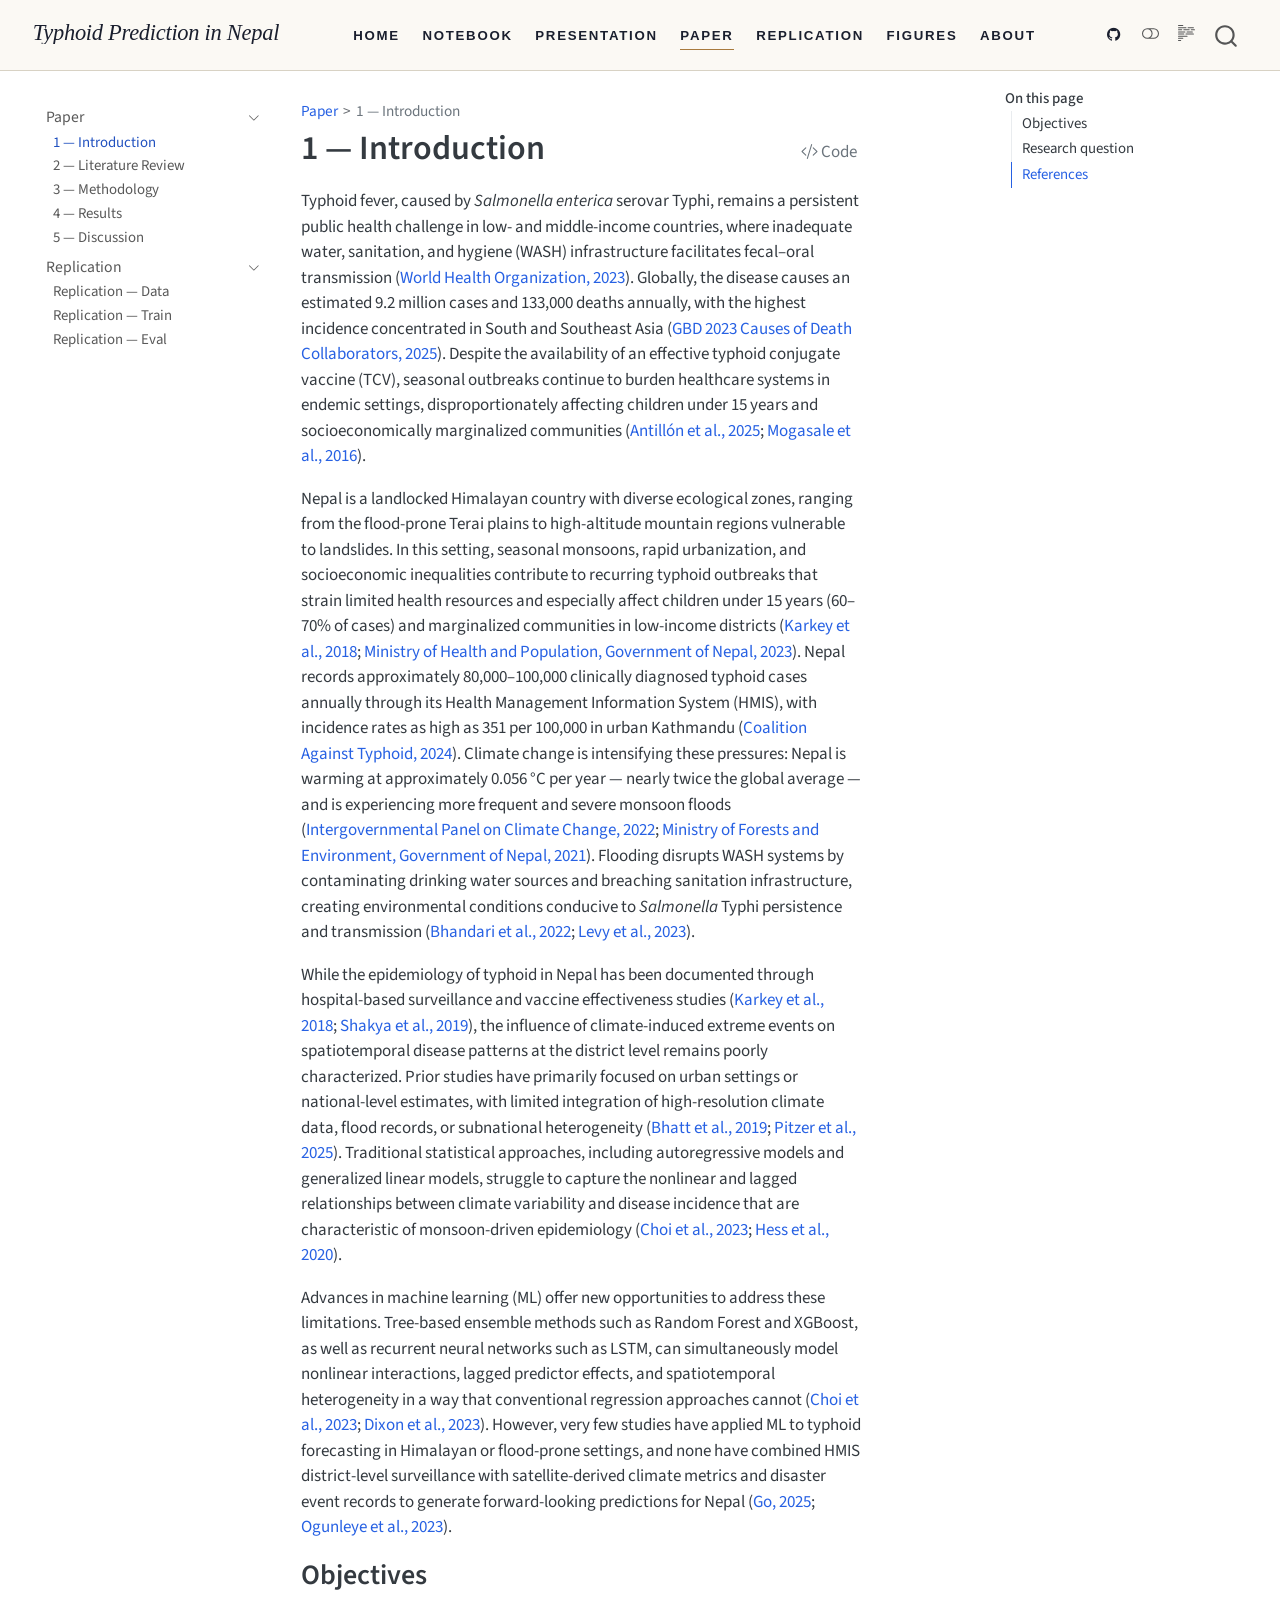
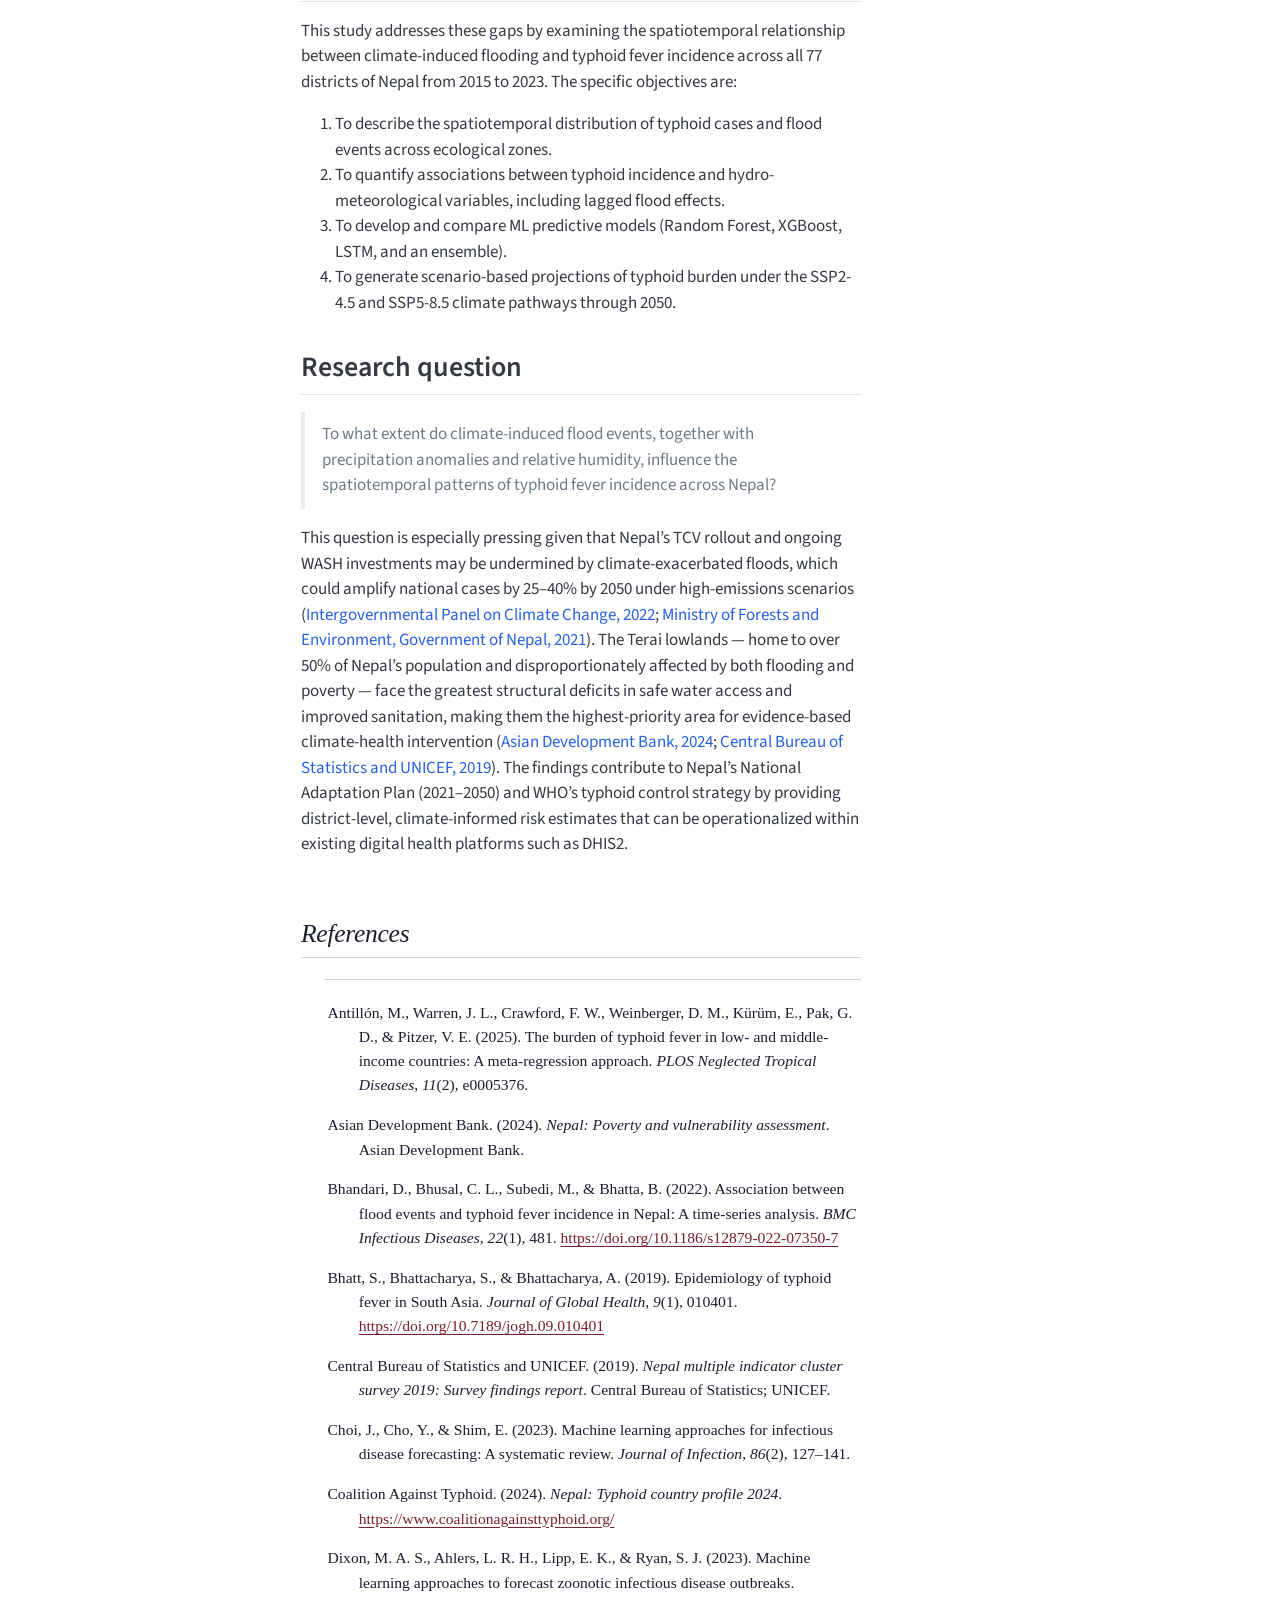
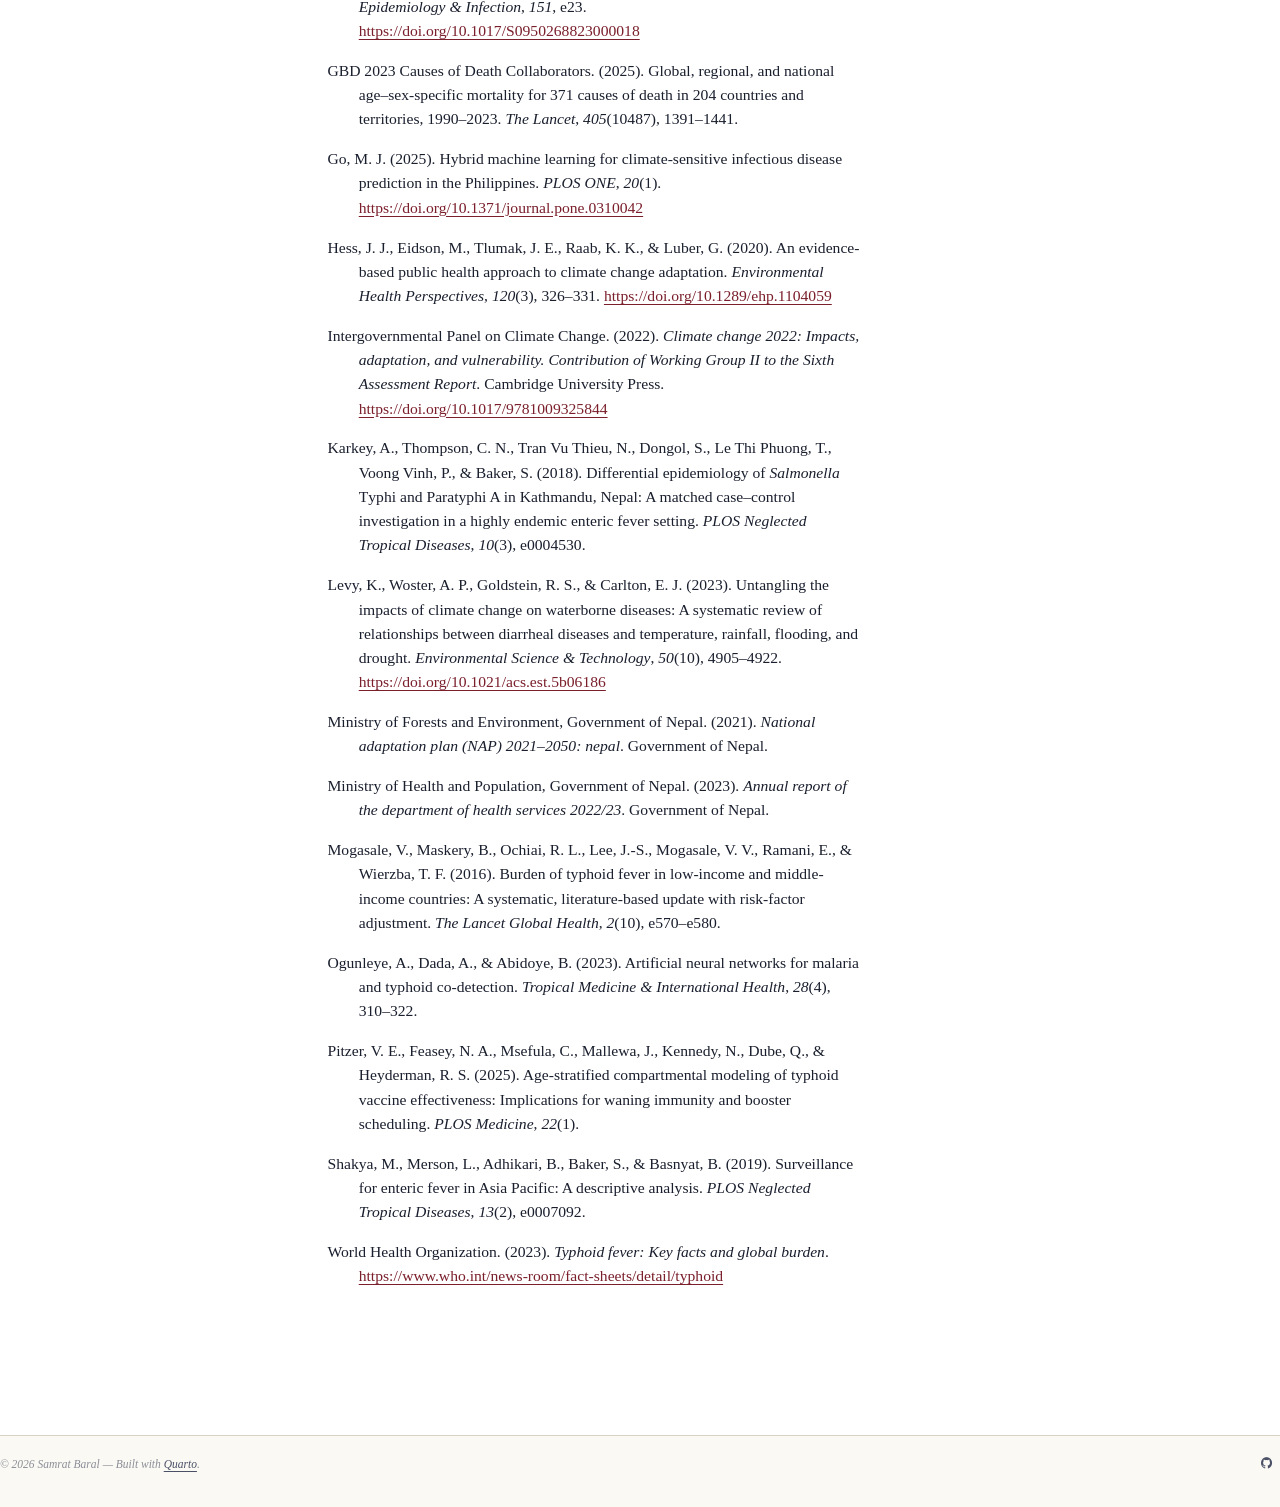
<file: paper/01-introduction.html>
<!DOCTYPE html>
<html xmlns="http://www.w3.org/1999/xhtml" lang="en" xml:lang="en"><head>

<meta charset="utf-8">
<meta name="generator" content="quarto-1.5.57">

<meta name="viewport" content="width=device-width, initial-scale=1.0, user-scalable=yes">


<title>1 — Introduction – Typhoid Prediction in Nepal</title>
<style>
code{white-space: pre-wrap;}
span.smallcaps{font-variant: small-caps;}
div.columns{display: flex; gap: min(4vw, 1.5em);}
div.column{flex: auto; overflow-x: auto;}
div.hanging-indent{margin-left: 1.5em; text-indent: -1.5em;}
ul.task-list{list-style: none;}
ul.task-list li input[type="checkbox"] {
  width: 0.8em;
  margin: 0 0.8em 0.2em -1em; /* quarto-specific, see https://github.com/quarto-dev/quarto-cli/issues/4556 */ 
  vertical-align: middle;
}
/* CSS for syntax highlighting */
pre > code.sourceCode { white-space: pre; position: relative; }
pre > code.sourceCode > span { line-height: 1.25; }
pre > code.sourceCode > span:empty { height: 1.2em; }
.sourceCode { overflow: visible; }
code.sourceCode > span { color: inherit; text-decoration: inherit; }
div.sourceCode { margin: 1em 0; }
pre.sourceCode { margin: 0; }
@media screen {
div.sourceCode { overflow: auto; }
}
@media print {
pre > code.sourceCode { white-space: pre-wrap; }
pre > code.sourceCode > span { display: inline-block; text-indent: -5em; padding-left: 5em; }
}
pre.numberSource code
  { counter-reset: source-line 0; }
pre.numberSource code > span
  { position: relative; left: -4em; counter-increment: source-line; }
pre.numberSource code > span > a:first-child::before
  { content: counter(source-line);
    position: relative; left: -1em; text-align: right; vertical-align: baseline;
    border: none; display: inline-block;
    -webkit-touch-callout: none; -webkit-user-select: none;
    -khtml-user-select: none; -moz-user-select: none;
    -ms-user-select: none; user-select: none;
    padding: 0 4px; width: 4em;
  }
pre.numberSource { margin-left: 3em;  padding-left: 4px; }
div.sourceCode
  {   }
@media screen {
pre > code.sourceCode > span > a:first-child::before { text-decoration: underline; }
}
/* CSS for citations */
div.csl-bib-body { }
div.csl-entry {
  clear: both;
  margin-bottom: 0em;
}
.hanging-indent div.csl-entry {
  margin-left:2em;
  text-indent:-2em;
}
div.csl-left-margin {
  min-width:2em;
  float:left;
}
div.csl-right-inline {
  margin-left:2em;
  padding-left:1em;
}
div.csl-indent {
  margin-left: 2em;
}</style>


<script src="../site_libs/quarto-nav/quarto-nav.js"></script>
<script src="../site_libs/quarto-nav/headroom.min.js"></script>
<script src="../site_libs/clipboard/clipboard.min.js"></script>
<script src="../site_libs/quarto-search/autocomplete.umd.js"></script>
<script src="../site_libs/quarto-search/fuse.min.js"></script>
<script src="../site_libs/quarto-search/quarto-search.js"></script>
<meta name="quarto:offset" content="../">
<script src="../site_libs/quarto-html/quarto.js"></script>
<script src="../site_libs/quarto-html/popper.min.js"></script>
<script src="../site_libs/quarto-html/tippy.umd.min.js"></script>
<script src="../site_libs/quarto-html/anchor.min.js"></script>
<link href="../site_libs/quarto-html/tippy.css" rel="stylesheet">
<link href="../site_libs/quarto-html/quarto-syntax-highlighting.css" rel="stylesheet" class="quarto-color-scheme" id="quarto-text-highlighting-styles">
<link href="../site_libs/quarto-html/quarto-syntax-highlighting-dark.css" rel="prefetch" class="quarto-color-scheme quarto-color-alternate" id="quarto-text-highlighting-styles">
<script src="../site_libs/bootstrap/bootstrap.min.js"></script>
<link href="../site_libs/bootstrap/bootstrap-icons.css" rel="stylesheet">
<link href="../site_libs/bootstrap/bootstrap.min.css" rel="stylesheet" class="quarto-color-scheme" id="quarto-bootstrap" data-mode="light">
<link href="../site_libs/bootstrap/bootstrap-dark.min.css" rel="prefetch" class="quarto-color-scheme quarto-color-alternate" id="quarto-bootstrap" data-mode="dark">
<script id="quarto-search-options" type="application/json">{
  "location": "navbar",
  "copy-button": false,
  "collapse-after": 3,
  "panel-placement": "end",
  "type": "overlay",
  "limit": 50,
  "keyboard-shortcut": [
    "f",
    "/",
    "s"
  ],
  "show-item-context": false,
  "language": {
    "search-no-results-text": "No results",
    "search-matching-documents-text": "matching documents",
    "search-copy-link-title": "Copy link to search",
    "search-hide-matches-text": "Hide additional matches",
    "search-more-match-text": "more match in this document",
    "search-more-matches-text": "more matches in this document",
    "search-clear-button-title": "Clear",
    "search-text-placeholder": "",
    "search-detached-cancel-button-title": "Cancel",
    "search-submit-button-title": "Submit",
    "search-label": "Search"
  }
}</script>
<style>html{ scroll-behavior: smooth; }</style>


<link rel="stylesheet" href="../styles.css">
</head>

<body class="nav-sidebar floating nav-fixed">

<div id="quarto-search-results"></div>
  <header id="quarto-header" class="headroom fixed-top">
    <nav class="navbar navbar-expand-lg " data-bs-theme="dark">
      <div class="navbar-container container-fluid">
      <div class="navbar-brand-container mx-auto">
    <a class="navbar-brand" href="../index.html">
    <span class="navbar-title">Typhoid Prediction in Nepal</span>
    </a>
  </div>
            <div id="quarto-search" class="" title="Search"></div>
          <button class="navbar-toggler" type="button" data-bs-toggle="collapse" data-bs-target="#navbarCollapse" aria-controls="navbarCollapse" role="menu" aria-expanded="false" aria-label="Toggle navigation" onclick="if (window.quartoToggleHeadroom) { window.quartoToggleHeadroom(); }">
  <span class="navbar-toggler-icon"></span>
</button>
          <div class="collapse navbar-collapse" id="navbarCollapse">
            <ul class="navbar-nav navbar-nav-scroll me-auto">
  <li class="nav-item">
    <a class="nav-link" href="../index.html"> 
<span class="menu-text">Home</span></a>
  </li>  
  <li class="nav-item">
    <a class="nav-link" href="../notebook.html"> 
<span class="menu-text">Notebook</span></a>
  </li>  
  <li class="nav-item">
    <a class="nav-link" href="../presentation.html"> 
<span class="menu-text">Presentation</span></a>
  </li>  
  <li class="nav-item">
    <a class="nav-link active" href="../paper/01-introduction.html" aria-current="page"> 
<span class="menu-text">Paper</span></a>
  </li>  
  <li class="nav-item">
    <a class="nav-link" href="../replication/data.html"> 
<span class="menu-text">Replication</span></a>
  </li>  
  <li class="nav-item">
    <a class="nav-link" href="../figures.html"> 
<span class="menu-text">Figures</span></a>
  </li>  
  <li class="nav-item">
    <a class="nav-link" href="../about.html"> 
<span class="menu-text">About</span></a>
  </li>  
</ul>
            <ul class="navbar-nav navbar-nav-scroll ms-auto">
  <li class="nav-item compact">
    <a class="nav-link" href="https://github.com/baralsamrat/baralsamrat.github.io"> <i class="bi bi-github" role="img">
</i> 
<span class="menu-text"></span></a>
  </li>  
</ul>
          </div> <!-- /navcollapse -->
            <div class="quarto-navbar-tools">
  <a href="" class="quarto-color-scheme-toggle quarto-navigation-tool  px-1" onclick="window.quartoToggleColorScheme(); return false;" title="Toggle dark mode"><i class="bi"></i></a>
  <a href="" class="quarto-reader-toggle quarto-navigation-tool px-1" onclick="window.quartoToggleReader(); return false;" title="Toggle reader mode">
  <div class="quarto-reader-toggle-btn">
  <i class="bi"></i>
  </div>
</a>
</div>
      </div> <!-- /container-fluid -->
    </nav>
  <nav class="quarto-secondary-nav">
    <div class="container-fluid d-flex">
      <button type="button" class="quarto-btn-toggle btn" data-bs-toggle="collapse" role="button" data-bs-target=".quarto-sidebar-collapse-item" aria-controls="quarto-sidebar" aria-expanded="false" aria-label="Toggle sidebar navigation" onclick="if (window.quartoToggleHeadroom) { window.quartoToggleHeadroom(); }">
        <i class="bi bi-layout-text-sidebar-reverse"></i>
      </button>
        <nav class="quarto-page-breadcrumbs" aria-label="breadcrumb"><ol class="breadcrumb"><li class="breadcrumb-item"><a href="../paper/01-introduction.html">Paper</a></li><li class="breadcrumb-item"><a href="../paper/01-introduction.html">1 — Introduction</a></li></ol></nav>
        <a class="flex-grow-1" role="navigation" data-bs-toggle="collapse" data-bs-target=".quarto-sidebar-collapse-item" aria-controls="quarto-sidebar" aria-expanded="false" aria-label="Toggle sidebar navigation" onclick="if (window.quartoToggleHeadroom) { window.quartoToggleHeadroom(); }">      
        </a>
    </div>
  </nav>
</header>
<!-- content -->
<div id="quarto-content" class="quarto-container page-columns page-rows-contents page-layout-article page-navbar">
<!-- sidebar -->
  <nav id="quarto-sidebar" class="sidebar collapse collapse-horizontal quarto-sidebar-collapse-item sidebar-navigation floating overflow-auto">
    <div class="sidebar-menu-container"> 
    <ul class="list-unstyled mt-1">
        <li class="sidebar-item sidebar-item-section">
      <div class="sidebar-item-container"> 
            <a class="sidebar-item-text sidebar-link text-start" data-bs-toggle="collapse" data-bs-target="#quarto-sidebar-section-1" role="navigation" aria-expanded="true">
 <span class="menu-text">Paper</span></a>
          <a class="sidebar-item-toggle text-start" data-bs-toggle="collapse" data-bs-target="#quarto-sidebar-section-1" role="navigation" aria-expanded="true" aria-label="Toggle section">
            <i class="bi bi-chevron-right ms-2"></i>
          </a> 
      </div>
      <ul id="quarto-sidebar-section-1" class="collapse list-unstyled sidebar-section depth1 show">  
          <li class="sidebar-item">
  <div class="sidebar-item-container"> 
  <a href="../paper/01-introduction.html" class="sidebar-item-text sidebar-link active">
 <span class="menu-text">1 — Introduction</span></a>
  </div>
</li>
          <li class="sidebar-item">
  <div class="sidebar-item-container"> 
  <a href="../paper/02-literature-review.html" class="sidebar-item-text sidebar-link">
 <span class="menu-text">2 — Literature Review</span></a>
  </div>
</li>
          <li class="sidebar-item">
  <div class="sidebar-item-container"> 
  <a href="../paper/03-methodology.html" class="sidebar-item-text sidebar-link">
 <span class="menu-text">3 — Methodology</span></a>
  </div>
</li>
          <li class="sidebar-item">
  <div class="sidebar-item-container"> 
  <a href="../paper/04-results.html" class="sidebar-item-text sidebar-link">
 <span class="menu-text">4 — Results</span></a>
  </div>
</li>
          <li class="sidebar-item">
  <div class="sidebar-item-container"> 
  <a href="../paper/05-discussion.html" class="sidebar-item-text sidebar-link">
 <span class="menu-text">5 — Discussion</span></a>
  </div>
</li>
      </ul>
  </li>
        <li class="sidebar-item sidebar-item-section">
      <div class="sidebar-item-container"> 
            <a class="sidebar-item-text sidebar-link text-start" data-bs-toggle="collapse" data-bs-target="#quarto-sidebar-section-2" role="navigation" aria-expanded="true">
 <span class="menu-text">Replication</span></a>
          <a class="sidebar-item-toggle text-start" data-bs-toggle="collapse" data-bs-target="#quarto-sidebar-section-2" role="navigation" aria-expanded="true" aria-label="Toggle section">
            <i class="bi bi-chevron-right ms-2"></i>
          </a> 
      </div>
      <ul id="quarto-sidebar-section-2" class="collapse list-unstyled sidebar-section depth1 show">  
          <li class="sidebar-item">
  <div class="sidebar-item-container"> 
  <a href="../replication/data.html" class="sidebar-item-text sidebar-link">
 <span class="menu-text">Replication — Data</span></a>
  </div>
</li>
          <li class="sidebar-item">
  <div class="sidebar-item-container"> 
  <a href="../replication/train.html" class="sidebar-item-text sidebar-link">
 <span class="menu-text">Replication — Train</span></a>
  </div>
</li>
          <li class="sidebar-item">
  <div class="sidebar-item-container"> 
  <a href="../replication/eval.html" class="sidebar-item-text sidebar-link">
 <span class="menu-text">Replication — Eval</span></a>
  </div>
</li>
      </ul>
  </li>
    </ul>
    </div>
</nav>
<div id="quarto-sidebar-glass" class="quarto-sidebar-collapse-item" data-bs-toggle="collapse" data-bs-target=".quarto-sidebar-collapse-item"></div>
<!-- margin-sidebar -->
    <div id="quarto-margin-sidebar" class="sidebar margin-sidebar">
        <nav id="TOC" role="doc-toc" class="toc-active">
    <h2 id="toc-title">On this page</h2>
   
  <ul>
  <li><a href="#objectives" id="toc-objectives" class="nav-link active" data-scroll-target="#objectives">Objectives</a></li>
  <li><a href="#research-question" id="toc-research-question" class="nav-link" data-scroll-target="#research-question">Research question</a></li>
  <li><a href="#references" id="toc-references" class="nav-link" data-scroll-target="#references">References</a></li>
  </ul>
</nav>
    </div>
<!-- main -->
<main class="content" id="quarto-document-content">

<header id="title-block-header" class="quarto-title-block default"><nav class="quarto-page-breadcrumbs quarto-title-breadcrumbs d-none d-lg-block" aria-label="breadcrumb"><ol class="breadcrumb"><li class="breadcrumb-item"><a href="../paper/01-introduction.html">Paper</a></li><li class="breadcrumb-item"><a href="../paper/01-introduction.html">1 — Introduction</a></li></ol></nav>
<div class="quarto-title">
<div class="quarto-title-block"><div><h1 class="title">1 — Introduction</h1><button type="button" class="btn code-tools-button" id="quarto-code-tools-source"><i class="bi"></i> Code</button></div></div>
</div>



<div class="quarto-title-meta">

    
  
    
  </div>
  


</header>


<p>Typhoid fever, caused by <em>Salmonella enterica</em> serovar Typhi, remains a persistent public health challenge in low- and middle-income countries, where inadequate water, sanitation, and hygiene (WASH) infrastructure facilitates fecal–oral transmission <span class="citation" data-cites="who2023typhoid">(<a href="#ref-who2023typhoid" role="doc-biblioref">World Health Organization, 2023</a>)</span>. Globally, the disease causes an estimated 9.2 million cases and 133,000 deaths annually, with the highest incidence concentrated in South and Southeast Asia <span class="citation" data-cites="gbd2023">(<a href="#ref-gbd2023" role="doc-biblioref">GBD 2023 Causes of Death Collaborators, 2025</a>)</span>. Despite the availability of an effective typhoid conjugate vaccine (TCV), seasonal outbreaks continue to burden healthcare systems in endemic settings, disproportionately affecting children under 15 years and socioeconomically marginalized communities <span class="citation" data-cites="mogasale2016 antillon2025">(<a href="#ref-antillon2025" role="doc-biblioref">Antillón et al., 2025</a>; <a href="#ref-mogasale2016" role="doc-biblioref">Mogasale et al., 2016</a>)</span>.</p>
<p>Nepal is a landlocked Himalayan country with diverse ecological zones, ranging from the flood-prone Terai plains to high-altitude mountain regions vulnerable to landslides. In this setting, seasonal monsoons, rapid urbanization, and socioeconomic inequalities contribute to recurring typhoid outbreaks that strain limited health resources and especially affect children under 15 years (60–70% of cases) and marginalized communities in low-income districts <span class="citation" data-cites="mohp2023 karkey2018">(<a href="#ref-karkey2018" role="doc-biblioref">Karkey et al., 2018</a>; <a href="#ref-mohp2023" role="doc-biblioref">Ministry of Health and Population, Government of Nepal, 2023</a>)</span>. Nepal records approximately 80,000–100,000 clinically diagnosed typhoid cases annually through its Health Management Information System (HMIS), with incidence rates as high as 351 per 100,000 in urban Kathmandu <span class="citation" data-cites="coalition2024">(<a href="#ref-coalition2024" role="doc-biblioref">Coalition Against Typhoid, 2024</a>)</span>. Climate change is intensifying these pressures: Nepal is warming at approximately 0.056 °C per year — nearly twice the global average — and is experiencing more frequent and severe monsoon floods <span class="citation" data-cites="ipcc2022 mofe2021">(<a href="#ref-ipcc2022" role="doc-biblioref">Intergovernmental Panel on Climate Change, 2022</a>; <a href="#ref-mofe2021" role="doc-biblioref">Ministry of Forests and Environment, Government of Nepal, 2021</a>)</span>. Flooding disrupts WASH systems by contaminating drinking water sources and breaching sanitation infrastructure, creating environmental conditions conducive to <em>Salmonella</em> Typhi persistence and transmission <span class="citation" data-cites="levy2023 bhandari2022">(<a href="#ref-bhandari2022" role="doc-biblioref">Bhandari et al., 2022</a>; <a href="#ref-levy2023" role="doc-biblioref">Levy et al., 2023</a>)</span>.</p>
<p>While the epidemiology of typhoid in Nepal has been documented through hospital-based surveillance and vaccine effectiveness studies <span class="citation" data-cites="karkey2018 shakya2019">(<a href="#ref-karkey2018" role="doc-biblioref">Karkey et al., 2018</a>; <a href="#ref-shakya2019" role="doc-biblioref">Shakya et al., 2019</a>)</span>, the influence of climate-induced extreme events on spatiotemporal disease patterns at the district level remains poorly characterized. Prior studies have primarily focused on urban settings or national-level estimates, with limited integration of high-resolution climate data, flood records, or subnational heterogeneity <span class="citation" data-cites="bhatt2019 pitzer2025">(<a href="#ref-bhatt2019" role="doc-biblioref">Bhatt et al., 2019</a>; <a href="#ref-pitzer2025" role="doc-biblioref">Pitzer et al., 2025</a>)</span>. Traditional statistical approaches, including autoregressive models and generalized linear models, struggle to capture the nonlinear and lagged relationships between climate variability and disease incidence that are characteristic of monsoon-driven epidemiology <span class="citation" data-cites="choi2023 hess2020">(<a href="#ref-choi2023" role="doc-biblioref">Choi et al., 2023</a>; <a href="#ref-hess2020" role="doc-biblioref">Hess et al., 2020</a>)</span>.</p>
<p>Advances in machine learning (ML) offer new opportunities to address these limitations. Tree-based ensemble methods such as Random Forest and XGBoost, as well as recurrent neural networks such as LSTM, can simultaneously model nonlinear interactions, lagged predictor effects, and spatiotemporal heterogeneity in a way that conventional regression approaches cannot <span class="citation" data-cites="choi2023 dixon2023">(<a href="#ref-choi2023" role="doc-biblioref">Choi et al., 2023</a>; <a href="#ref-dixon2023" role="doc-biblioref">Dixon et al., 2023</a>)</span>. However, very few studies have applied ML to typhoid forecasting in Himalayan or flood-prone settings, and none have combined HMIS district-level surveillance with satellite-derived climate metrics and disaster event records to generate forward-looking predictions for Nepal <span class="citation" data-cites="go2025 ogunleye2023">(<a href="#ref-go2025" role="doc-biblioref">Go, 2025</a>; <a href="#ref-ogunleye2023" role="doc-biblioref">Ogunleye et al., 2023</a>)</span>.</p>
<section id="objectives" class="level2">
<h2 class="anchored" data-anchor-id="objectives">Objectives</h2>
<p>This study addresses these gaps by examining the spatiotemporal relationship between climate-induced flooding and typhoid fever incidence across all 77 districts of Nepal from 2015 to 2023. The specific objectives are:</p>
<ol type="1">
<li>To describe the spatiotemporal distribution of typhoid cases and flood events across ecological zones.</li>
<li>To quantify associations between typhoid incidence and hydro-meteorological variables, including lagged flood effects.</li>
<li>To develop and compare ML predictive models (Random Forest, XGBoost, LSTM, and an ensemble).</li>
<li>To generate scenario-based projections of typhoid burden under the SSP2-4.5 and SSP5-8.5 climate pathways through 2050.</li>
</ol>
</section>
<section id="research-question" class="level2">
<h2 class="anchored" data-anchor-id="research-question">Research question</h2>
<blockquote class="blockquote">
<p>To what extent do climate-induced flood events, together with precipitation anomalies and relative humidity, influence the spatiotemporal patterns of typhoid fever incidence across Nepal?</p>
</blockquote>
<p>This question is especially pressing given that Nepal’s TCV rollout and ongoing WASH investments may be undermined by climate-exacerbated floods, which could amplify national cases by 25–40% by 2050 under high-emissions scenarios <span class="citation" data-cites="mofe2021 ipcc2022">(<a href="#ref-ipcc2022" role="doc-biblioref">Intergovernmental Panel on Climate Change, 2022</a>; <a href="#ref-mofe2021" role="doc-biblioref">Ministry of Forests and Environment, Government of Nepal, 2021</a>)</span>. The Terai lowlands — home to over 50% of Nepal’s population and disproportionately affected by both flooding and poverty — face the greatest structural deficits in safe water access and improved sanitation, making them the highest-priority area for evidence-based climate-health intervention <span class="citation" data-cites="adb2024 nmics2019">(<a href="#ref-adb2024" role="doc-biblioref">Asian Development Bank, 2024</a>; <a href="#ref-nmics2019" role="doc-biblioref">Central Bureau of Statistics and UNICEF, 2019</a>)</span>. The findings contribute to Nepal’s National Adaptation Plan (2021–2050) and WHO’s typhoid control strategy by providing district-level, climate-informed risk estimates that can be operationalized within existing digital health platforms such as DHIS2.</p>
</section>
<section id="references" class="level2 unnumbered">
<h2 class="unnumbered anchored" data-anchor-id="references">References</h2>
<div id="refs" class="references csl-bib-body hanging-indent" data-entry-spacing="0" data-line-spacing="2" role="list">
<div id="ref-antillon2025" class="csl-entry" role="listitem">
Antillón, M., Warren, J. L., Crawford, F. W., Weinberger, D. M., Kürüm, E., Pak, G. D., &amp; Pitzer, V. E. (2025). The burden of typhoid fever in low- and middle-income countries: A meta-regression approach. <em>PLOS Neglected Tropical Diseases</em>, <em>11</em>(2), e0005376.
</div>
<div id="ref-adb2024" class="csl-entry" role="listitem">
Asian Development Bank. (2024). <em>Nepal: Poverty and vulnerability assessment</em>. Asian Development Bank.
</div>
<div id="ref-bhandari2022" class="csl-entry" role="listitem">
Bhandari, D., Bhusal, C. L., Subedi, M., &amp; Bhatta, B. (2022). Association between flood events and typhoid fever incidence in <span>N</span>epal: A time-series analysis. <em>BMC Infectious Diseases</em>, <em>22</em>(1), 481. <a href="https://doi.org/10.1186/s12879-022-07350-7">https://doi.org/10.1186/s12879-022-07350-7</a>
</div>
<div id="ref-bhatt2019" class="csl-entry" role="listitem">
Bhatt, S., Bhattacharya, S., &amp; Bhattacharya, A. (2019). Epidemiology of typhoid fever in <span>S</span>outh <span>A</span>sia. <em>Journal of Global Health</em>, <em>9</em>(1), 010401. <a href="https://doi.org/10.7189/jogh.09.010401">https://doi.org/10.7189/jogh.09.010401</a>
</div>
<div id="ref-nmics2019" class="csl-entry" role="listitem">
Central Bureau of Statistics and UNICEF. (2019). <em>Nepal multiple indicator cluster survey 2019: Survey findings report</em>. Central Bureau of Statistics; UNICEF.
</div>
<div id="ref-choi2023" class="csl-entry" role="listitem">
Choi, J., Cho, Y., &amp; Shim, E. (2023). Machine learning approaches for infectious disease forecasting: A systematic review. <em>Journal of Infection</em>, <em>86</em>(2), 127–141.
</div>
<div id="ref-coalition2024" class="csl-entry" role="listitem">
Coalition Against Typhoid. (2024). <em>Nepal: Typhoid country profile 2024</em>. <a href="https://www.coalitionagainsttyphoid.org/">https://www.coalitionagainsttyphoid.org/</a>
</div>
<div id="ref-dixon2023" class="csl-entry" role="listitem">
Dixon, M. A. S., Ahlers, L. R. H., Lipp, E. K., &amp; Ryan, S. J. (2023). Machine learning approaches to forecast zoonotic infectious disease outbreaks. <em>Epidemiology &amp; Infection</em>, <em>151</em>, e23. <a href="https://doi.org/10.1017/S0950268823000018">https://doi.org/10.1017/S0950268823000018</a>
</div>
<div id="ref-gbd2023" class="csl-entry" role="listitem">
GBD 2023 Causes of Death Collaborators. (2025). Global, regional, and national age–sex-specific mortality for 371 causes of death in 204 countries and territories, 1990–2023. <em>The Lancet</em>, <em>405</em>(10487), 1391–1441.
</div>
<div id="ref-go2025" class="csl-entry" role="listitem">
Go, M. J. (2025). Hybrid machine learning for climate-sensitive infectious disease prediction in the <span>P</span>hilippines. <em>PLOS ONE</em>, <em>20</em>(1). <a href="https://doi.org/10.1371/journal.pone.0310042">https://doi.org/10.1371/journal.pone.0310042</a>
</div>
<div id="ref-hess2020" class="csl-entry" role="listitem">
Hess, J. J., Eidson, M., Tlumak, J. E., Raab, K. K., &amp; Luber, G. (2020). An evidence-based public health approach to climate change adaptation. <em>Environmental Health Perspectives</em>, <em>120</em>(3), 326–331. <a href="https://doi.org/10.1289/ehp.1104059">https://doi.org/10.1289/ehp.1104059</a>
</div>
<div id="ref-ipcc2022" class="csl-entry" role="listitem">
Intergovernmental Panel on Climate Change. (2022). <em>Climate change 2022: Impacts, adaptation, and vulnerability. <span>C</span>ontribution of <span>W</span>orking <span>G</span>roup <span>II</span> to the <span>S</span>ixth <span>A</span>ssessment <span>R</span>eport</em>. Cambridge University Press. <a href="https://doi.org/10.1017/9781009325844">https://doi.org/10.1017/9781009325844</a>
</div>
<div id="ref-karkey2018" class="csl-entry" role="listitem">
Karkey, A., Thompson, C. N., Tran Vu Thieu, N., Dongol, S., Le Thi Phuong, T., Voong Vinh, P., &amp; Baker, S. (2018). Differential epidemiology of <span><em>Salmonella</em></span> <span>T</span>yphi and <span>P</span>aratyphi <span>A</span> in <span>K</span>athmandu, <span>N</span>epal: A matched case–control investigation in a highly endemic enteric fever setting. <em>PLOS Neglected Tropical Diseases</em>, <em>10</em>(3), e0004530.
</div>
<div id="ref-levy2023" class="csl-entry" role="listitem">
Levy, K., Woster, A. P., Goldstein, R. S., &amp; Carlton, E. J. (2023). Untangling the impacts of climate change on waterborne diseases: A systematic review of relationships between diarrheal diseases and temperature, rainfall, flooding, and drought. <em>Environmental Science &amp; Technology</em>, <em>50</em>(10), 4905–4922. <a href="https://doi.org/10.1021/acs.est.5b06186">https://doi.org/10.1021/acs.est.5b06186</a>
</div>
<div id="ref-mofe2021" class="csl-entry" role="listitem">
Ministry of Forests and Environment, Government of Nepal. (2021). <em>National adaptation plan (<span>NAP</span>) 2021–2050: nepal</em>. Government of Nepal.
</div>
<div id="ref-mohp2023" class="csl-entry" role="listitem">
Ministry of Health and Population, Government of Nepal. (2023). <em>Annual report of the department of health services 2022/23</em>. Government of Nepal.
</div>
<div id="ref-mogasale2016" class="csl-entry" role="listitem">
Mogasale, V., Maskery, B., Ochiai, R. L., Lee, J.-S., Mogasale, V. V., Ramani, E., &amp; Wierzba, T. F. (2016). Burden of typhoid fever in low-income and middle-income countries: A systematic, literature-based update with risk-factor adjustment. <em>The Lancet Global Health</em>, <em>2</em>(10), e570–e580.
</div>
<div id="ref-ogunleye2023" class="csl-entry" role="listitem">
Ogunleye, A., Dada, A., &amp; Abidoye, B. (2023). Artificial neural networks for malaria and typhoid co-detection. <em>Tropical Medicine &amp; International Health</em>, <em>28</em>(4), 310–322.
</div>
<div id="ref-pitzer2025" class="csl-entry" role="listitem">
Pitzer, V. E., Feasey, N. A., Msefula, C., Mallewa, J., Kennedy, N., Dube, Q., &amp; Heyderman, R. S. (2025). Age-stratified compartmental modeling of typhoid vaccine effectiveness: Implications for waning immunity and booster scheduling. <em>PLOS Medicine</em>, <em>22</em>(1).
</div>
<div id="ref-shakya2019" class="csl-entry" role="listitem">
Shakya, M., Merson, L., Adhikari, B., Baker, S., &amp; Basnyat, B. (2019). Surveillance for enteric fever in <span>A</span>sia <span>P</span>acific: A descriptive analysis. <em>PLOS Neglected Tropical Diseases</em>, <em>13</em>(2), e0007092.
</div>
<div id="ref-who2023typhoid" class="csl-entry" role="listitem">
World Health Organization. (2023). <em>Typhoid fever: Key facts and global burden</em>. <a href="https://www.who.int/news-room/fact-sheets/detail/typhoid">https://www.who.int/news-room/fact-sheets/detail/typhoid</a>
</div>
</div>


<!-- -->

</section>

</main> <!-- /main -->
<script id="quarto-html-after-body" type="application/javascript">
window.document.addEventListener("DOMContentLoaded", function (event) {
  const toggleBodyColorMode = (bsSheetEl) => {
    const mode = bsSheetEl.getAttribute("data-mode");
    const bodyEl = window.document.querySelector("body");
    if (mode === "dark") {
      bodyEl.classList.add("quarto-dark");
      bodyEl.classList.remove("quarto-light");
    } else {
      bodyEl.classList.add("quarto-light");
      bodyEl.classList.remove("quarto-dark");
    }
  }
  const toggleBodyColorPrimary = () => {
    const bsSheetEl = window.document.querySelector("link#quarto-bootstrap");
    if (bsSheetEl) {
      toggleBodyColorMode(bsSheetEl);
    }
  }
  toggleBodyColorPrimary();  
  const disableStylesheet = (stylesheets) => {
    for (let i=0; i < stylesheets.length; i++) {
      const stylesheet = stylesheets[i];
      stylesheet.rel = 'prefetch';
    }
  }
  const enableStylesheet = (stylesheets) => {
    for (let i=0; i < stylesheets.length; i++) {
      const stylesheet = stylesheets[i];
      stylesheet.rel = 'stylesheet';
    }
  }
  const manageTransitions = (selector, allowTransitions) => {
    const els = window.document.querySelectorAll(selector);
    for (let i=0; i < els.length; i++) {
      const el = els[i];
      if (allowTransitions) {
        el.classList.remove('notransition');
      } else {
        el.classList.add('notransition');
      }
    }
  }
  const toggleGiscusIfUsed = (isAlternate, darkModeDefault) => {
    const baseTheme = document.querySelector('#giscus-base-theme')?.value ?? 'light';
    const alternateTheme = document.querySelector('#giscus-alt-theme')?.value ?? 'dark';
    let newTheme = '';
    if(darkModeDefault) {
      newTheme = isAlternate ? baseTheme : alternateTheme;
    } else {
      newTheme = isAlternate ? alternateTheme : baseTheme;
    }
    const changeGiscusTheme = () => {
      // From: https://github.com/giscus/giscus/issues/336
      const sendMessage = (message) => {
        const iframe = document.querySelector('iframe.giscus-frame');
        if (!iframe) return;
        iframe.contentWindow.postMessage({ giscus: message }, 'https://giscus.app');
      }
      sendMessage({
        setConfig: {
          theme: newTheme
        }
      });
    }
    const isGiscussLoaded = window.document.querySelector('iframe.giscus-frame') !== null;
    if (isGiscussLoaded) {
      changeGiscusTheme();
    }
  }
  const toggleColorMode = (alternate) => {
    // Switch the stylesheets
    const alternateStylesheets = window.document.querySelectorAll('link.quarto-color-scheme.quarto-color-alternate');
    manageTransitions('#quarto-margin-sidebar .nav-link', false);
    if (alternate) {
      enableStylesheet(alternateStylesheets);
      for (const sheetNode of alternateStylesheets) {
        if (sheetNode.id === "quarto-bootstrap") {
          toggleBodyColorMode(sheetNode);
        }
      }
    } else {
      disableStylesheet(alternateStylesheets);
      toggleBodyColorPrimary();
    }
    manageTransitions('#quarto-margin-sidebar .nav-link', true);
    // Switch the toggles
    const toggles = window.document.querySelectorAll('.quarto-color-scheme-toggle');
    for (let i=0; i < toggles.length; i++) {
      const toggle = toggles[i];
      if (toggle) {
        if (alternate) {
          toggle.classList.add("alternate");     
        } else {
          toggle.classList.remove("alternate");
        }
      }
    }
    // Hack to workaround the fact that safari doesn't
    // properly recolor the scrollbar when toggling (#1455)
    if (navigator.userAgent.indexOf('Safari') > 0 && navigator.userAgent.indexOf('Chrome') == -1) {
      manageTransitions("body", false);
      window.scrollTo(0, 1);
      setTimeout(() => {
        window.scrollTo(0, 0);
        manageTransitions("body", true);
      }, 40);  
    }
  }
  const isFileUrl = () => { 
    return window.location.protocol === 'file:';
  }
  const hasAlternateSentinel = () => {  
    let styleSentinel = getColorSchemeSentinel();
    if (styleSentinel !== null) {
      return styleSentinel === "alternate";
    } else {
      return false;
    }
  }
  const setStyleSentinel = (alternate) => {
    const value = alternate ? "alternate" : "default";
    if (!isFileUrl()) {
      window.localStorage.setItem("quarto-color-scheme", value);
    } else {
      localAlternateSentinel = value;
    }
  }
  const getColorSchemeSentinel = () => {
    if (!isFileUrl()) {
      const storageValue = window.localStorage.getItem("quarto-color-scheme");
      return storageValue != null ? storageValue : localAlternateSentinel;
    } else {
      return localAlternateSentinel;
    }
  }
  const darkModeDefault = false;
  let localAlternateSentinel = darkModeDefault ? 'alternate' : 'default';
  // Dark / light mode switch
  window.quartoToggleColorScheme = () => {
    // Read the current dark / light value 
    let toAlternate = !hasAlternateSentinel();
    toggleColorMode(toAlternate);
    setStyleSentinel(toAlternate);
    toggleGiscusIfUsed(toAlternate, darkModeDefault);
  };
  // Ensure there is a toggle, if there isn't float one in the top right
  if (window.document.querySelector('.quarto-color-scheme-toggle') === null) {
    const a = window.document.createElement('a');
    a.classList.add('top-right');
    a.classList.add('quarto-color-scheme-toggle');
    a.href = "";
    a.onclick = function() { try { window.quartoToggleColorScheme(); } catch {} return false; };
    const i = window.document.createElement("i");
    i.classList.add('bi');
    a.appendChild(i);
    window.document.body.appendChild(a);
  }
  // Switch to dark mode if need be
  if (hasAlternateSentinel()) {
    toggleColorMode(true);
  } else {
    toggleColorMode(false);
  }
  const icon = "";
  const anchorJS = new window.AnchorJS();
  anchorJS.options = {
    placement: 'right',
    icon: icon
  };
  anchorJS.add('.anchored');
  const isCodeAnnotation = (el) => {
    for (const clz of el.classList) {
      if (clz.startsWith('code-annotation-')) {                     
        return true;
      }
    }
    return false;
  }
  const onCopySuccess = function(e) {
    // button target
    const button = e.trigger;
    // don't keep focus
    button.blur();
    // flash "checked"
    button.classList.add('code-copy-button-checked');
    var currentTitle = button.getAttribute("title");
    button.setAttribute("title", "Copied!");
    let tooltip;
    if (window.bootstrap) {
      button.setAttribute("data-bs-toggle", "tooltip");
      button.setAttribute("data-bs-placement", "left");
      button.setAttribute("data-bs-title", "Copied!");
      tooltip = new bootstrap.Tooltip(button, 
        { trigger: "manual", 
          customClass: "code-copy-button-tooltip",
          offset: [0, -8]});
      tooltip.show();    
    }
    setTimeout(function() {
      if (tooltip) {
        tooltip.hide();
        button.removeAttribute("data-bs-title");
        button.removeAttribute("data-bs-toggle");
        button.removeAttribute("data-bs-placement");
      }
      button.setAttribute("title", currentTitle);
      button.classList.remove('code-copy-button-checked');
    }, 1000);
    // clear code selection
    e.clearSelection();
  }
  const getTextToCopy = function(trigger) {
      const codeEl = trigger.previousElementSibling.cloneNode(true);
      for (const childEl of codeEl.children) {
        if (isCodeAnnotation(childEl)) {
          childEl.remove();
        }
      }
      return codeEl.innerText;
  }
  const clipboard = new window.ClipboardJS('.code-copy-button:not([data-in-quarto-modal])', {
    text: getTextToCopy
  });
  clipboard.on('success', onCopySuccess);
  if (window.document.getElementById('quarto-embedded-source-code-modal')) {
    // For code content inside modals, clipBoardJS needs to be initialized with a container option
    // TODO: Check when it could be a function (https://github.com/zenorocha/clipboard.js/issues/860)
    const clipboardModal = new window.ClipboardJS('.code-copy-button[data-in-quarto-modal]', {
      text: getTextToCopy,
      container: window.document.getElementById('quarto-embedded-source-code-modal')
    });
    clipboardModal.on('success', onCopySuccess);
  }
  const viewSource = window.document.getElementById('quarto-view-source') ||
                     window.document.getElementById('quarto-code-tools-source');
  if (viewSource) {
    const sourceUrl = viewSource.getAttribute("data-quarto-source-url");
    viewSource.addEventListener("click", function(e) {
      if (sourceUrl) {
        // rstudio viewer pane
        if (/\bcapabilities=\b/.test(window.location)) {
          window.open(sourceUrl);
        } else {
          window.location.href = sourceUrl;
        }
      } else {
        const modal = new bootstrap.Modal(document.getElementById('quarto-embedded-source-code-modal'));
        modal.show();
      }
      return false;
    });
  }
  function toggleCodeHandler(show) {
    return function(e) {
      const detailsSrc = window.document.querySelectorAll(".cell > details > .sourceCode");
      for (let i=0; i<detailsSrc.length; i++) {
        const details = detailsSrc[i].parentElement;
        if (show) {
          details.open = true;
        } else {
          details.removeAttribute("open");
        }
      }
      const cellCodeDivs = window.document.querySelectorAll(".cell > .sourceCode");
      const fromCls = show ? "hidden" : "unhidden";
      const toCls = show ? "unhidden" : "hidden";
      for (let i=0; i<cellCodeDivs.length; i++) {
        const codeDiv = cellCodeDivs[i];
        if (codeDiv.classList.contains(fromCls)) {
          codeDiv.classList.remove(fromCls);
          codeDiv.classList.add(toCls);
        } 
      }
      return false;
    }
  }
  const hideAllCode = window.document.getElementById("quarto-hide-all-code");
  if (hideAllCode) {
    hideAllCode.addEventListener("click", toggleCodeHandler(false));
  }
  const showAllCode = window.document.getElementById("quarto-show-all-code");
  if (showAllCode) {
    showAllCode.addEventListener("click", toggleCodeHandler(true));
  }
    var localhostRegex = new RegExp(/^(?:http|https):\/\/localhost\:?[0-9]*\//);
    var mailtoRegex = new RegExp(/^mailto:/);
      var filterRegex = new RegExp('/' + window.location.host + '/');
    var isInternal = (href) => {
        return filterRegex.test(href) || localhostRegex.test(href) || mailtoRegex.test(href);
    }
    // Inspect non-navigation links and adorn them if external
 	var links = window.document.querySelectorAll('a[href]:not(.nav-link):not(.navbar-brand):not(.toc-action):not(.sidebar-link):not(.sidebar-item-toggle):not(.pagination-link):not(.no-external):not([aria-hidden]):not(.dropdown-item):not(.quarto-navigation-tool):not(.about-link)');
    for (var i=0; i<links.length; i++) {
      const link = links[i];
      if (!isInternal(link.href)) {
        // undo the damage that might have been done by quarto-nav.js in the case of
        // links that we want to consider external
        if (link.dataset.originalHref !== undefined) {
          link.href = link.dataset.originalHref;
        }
      }
    }
  function tippyHover(el, contentFn, onTriggerFn, onUntriggerFn) {
    const config = {
      allowHTML: true,
      maxWidth: 500,
      delay: 100,
      arrow: false,
      appendTo: function(el) {
          return el.parentElement;
      },
      interactive: true,
      interactiveBorder: 10,
      theme: 'quarto',
      placement: 'bottom-start',
    };
    if (contentFn) {
      config.content = contentFn;
    }
    if (onTriggerFn) {
      config.onTrigger = onTriggerFn;
    }
    if (onUntriggerFn) {
      config.onUntrigger = onUntriggerFn;
    }
    window.tippy(el, config); 
  }
  const noterefs = window.document.querySelectorAll('a[role="doc-noteref"]');
  for (var i=0; i<noterefs.length; i++) {
    const ref = noterefs[i];
    tippyHover(ref, function() {
      // use id or data attribute instead here
      let href = ref.getAttribute('data-footnote-href') || ref.getAttribute('href');
      try { href = new URL(href).hash; } catch {}
      const id = href.replace(/^#\/?/, "");
      const note = window.document.getElementById(id);
      if (note) {
        return note.innerHTML;
      } else {
        return "";
      }
    });
  }
  const xrefs = window.document.querySelectorAll('a.quarto-xref');
  const processXRef = (id, note) => {
    // Strip column container classes
    const stripColumnClz = (el) => {
      el.classList.remove("page-full", "page-columns");
      if (el.children) {
        for (const child of el.children) {
          stripColumnClz(child);
        }
      }
    }
    stripColumnClz(note)
    if (id === null || id.startsWith('sec-')) {
      // Special case sections, only their first couple elements
      const container = document.createElement("div");
      if (note.children && note.children.length > 2) {
        container.appendChild(note.children[0].cloneNode(true));
        for (let i = 1; i < note.children.length; i++) {
          const child = note.children[i];
          if (child.tagName === "P" && child.innerText === "") {
            continue;
          } else {
            container.appendChild(child.cloneNode(true));
            break;
          }
        }
        if (window.Quarto?.typesetMath) {
          window.Quarto.typesetMath(container);
        }
        return container.innerHTML
      } else {
        if (window.Quarto?.typesetMath) {
          window.Quarto.typesetMath(note);
        }
        return note.innerHTML;
      }
    } else {
      // Remove any anchor links if they are present
      const anchorLink = note.querySelector('a.anchorjs-link');
      if (anchorLink) {
        anchorLink.remove();
      }
      if (window.Quarto?.typesetMath) {
        window.Quarto.typesetMath(note);
      }
      // TODO in 1.5, we should make sure this works without a callout special case
      if (note.classList.contains("callout")) {
        return note.outerHTML;
      } else {
        return note.innerHTML;
      }
    }
  }
  for (var i=0; i<xrefs.length; i++) {
    const xref = xrefs[i];
    tippyHover(xref, undefined, function(instance) {
      instance.disable();
      let url = xref.getAttribute('href');
      let hash = undefined; 
      if (url.startsWith('#')) {
        hash = url;
      } else {
        try { hash = new URL(url).hash; } catch {}
      }
      if (hash) {
        const id = hash.replace(/^#\/?/, "");
        const note = window.document.getElementById(id);
        if (note !== null) {
          try {
            const html = processXRef(id, note.cloneNode(true));
            instance.setContent(html);
          } finally {
            instance.enable();
            instance.show();
          }
        } else {
          // See if we can fetch this
          fetch(url.split('#')[0])
          .then(res => res.text())
          .then(html => {
            const parser = new DOMParser();
            const htmlDoc = parser.parseFromString(html, "text/html");
            const note = htmlDoc.getElementById(id);
            if (note !== null) {
              const html = processXRef(id, note);
              instance.setContent(html);
            } 
          }).finally(() => {
            instance.enable();
            instance.show();
          });
        }
      } else {
        // See if we can fetch a full url (with no hash to target)
        // This is a special case and we should probably do some content thinning / targeting
        fetch(url)
        .then(res => res.text())
        .then(html => {
          const parser = new DOMParser();
          const htmlDoc = parser.parseFromString(html, "text/html");
          const note = htmlDoc.querySelector('main.content');
          if (note !== null) {
            // This should only happen for chapter cross references
            // (since there is no id in the URL)
            // remove the first header
            if (note.children.length > 0 && note.children[0].tagName === "HEADER") {
              note.children[0].remove();
            }
            const html = processXRef(null, note);
            instance.setContent(html);
          } 
        }).finally(() => {
          instance.enable();
          instance.show();
        });
      }
    }, function(instance) {
    });
  }
      let selectedAnnoteEl;
      const selectorForAnnotation = ( cell, annotation) => {
        let cellAttr = 'data-code-cell="' + cell + '"';
        let lineAttr = 'data-code-annotation="' +  annotation + '"';
        const selector = 'span[' + cellAttr + '][' + lineAttr + ']';
        return selector;
      }
      const selectCodeLines = (annoteEl) => {
        const doc = window.document;
        const targetCell = annoteEl.getAttribute("data-target-cell");
        const targetAnnotation = annoteEl.getAttribute("data-target-annotation");
        const annoteSpan = window.document.querySelector(selectorForAnnotation(targetCell, targetAnnotation));
        const lines = annoteSpan.getAttribute("data-code-lines").split(",");
        const lineIds = lines.map((line) => {
          return targetCell + "-" + line;
        })
        let top = null;
        let height = null;
        let parent = null;
        if (lineIds.length > 0) {
            //compute the position of the single el (top and bottom and make a div)
            const el = window.document.getElementById(lineIds[0]);
            top = el.offsetTop;
            height = el.offsetHeight;
            parent = el.parentElement.parentElement;
          if (lineIds.length > 1) {
            const lastEl = window.document.getElementById(lineIds[lineIds.length - 1]);
            const bottom = lastEl.offsetTop + lastEl.offsetHeight;
            height = bottom - top;
          }
          if (top !== null && height !== null && parent !== null) {
            // cook up a div (if necessary) and position it 
            let div = window.document.getElementById("code-annotation-line-highlight");
            if (div === null) {
              div = window.document.createElement("div");
              div.setAttribute("id", "code-annotation-line-highlight");
              div.style.position = 'absolute';
              parent.appendChild(div);
            }
            div.style.top = top - 2 + "px";
            div.style.height = height + 4 + "px";
            div.style.left = 0;
            let gutterDiv = window.document.getElementById("code-annotation-line-highlight-gutter");
            if (gutterDiv === null) {
              gutterDiv = window.document.createElement("div");
              gutterDiv.setAttribute("id", "code-annotation-line-highlight-gutter");
              gutterDiv.style.position = 'absolute';
              const codeCell = window.document.getElementById(targetCell);
              const gutter = codeCell.querySelector('.code-annotation-gutter');
              gutter.appendChild(gutterDiv);
            }
            gutterDiv.style.top = top - 2 + "px";
            gutterDiv.style.height = height + 4 + "px";
          }
          selectedAnnoteEl = annoteEl;
        }
      };
      const unselectCodeLines = () => {
        const elementsIds = ["code-annotation-line-highlight", "code-annotation-line-highlight-gutter"];
        elementsIds.forEach((elId) => {
          const div = window.document.getElementById(elId);
          if (div) {
            div.remove();
          }
        });
        selectedAnnoteEl = undefined;
      };
        // Handle positioning of the toggle
    window.addEventListener(
      "resize",
      throttle(() => {
        elRect = undefined;
        if (selectedAnnoteEl) {
          selectCodeLines(selectedAnnoteEl);
        }
      }, 10)
    );
    function throttle(fn, ms) {
    let throttle = false;
    let timer;
      return (...args) => {
        if(!throttle) { // first call gets through
            fn.apply(this, args);
            throttle = true;
        } else { // all the others get throttled
            if(timer) clearTimeout(timer); // cancel #2
            timer = setTimeout(() => {
              fn.apply(this, args);
              timer = throttle = false;
            }, ms);
        }
      };
    }
      // Attach click handler to the DT
      const annoteDls = window.document.querySelectorAll('dt[data-target-cell]');
      for (const annoteDlNode of annoteDls) {
        annoteDlNode.addEventListener('click', (event) => {
          const clickedEl = event.target;
          if (clickedEl !== selectedAnnoteEl) {
            unselectCodeLines();
            const activeEl = window.document.querySelector('dt[data-target-cell].code-annotation-active');
            if (activeEl) {
              activeEl.classList.remove('code-annotation-active');
            }
            selectCodeLines(clickedEl);
            clickedEl.classList.add('code-annotation-active');
          } else {
            // Unselect the line
            unselectCodeLines();
            clickedEl.classList.remove('code-annotation-active');
          }
        });
      }
  const findCites = (el) => {
    const parentEl = el.parentElement;
    if (parentEl) {
      const cites = parentEl.dataset.cites;
      if (cites) {
        return {
          el,
          cites: cites.split(' ')
        };
      } else {
        return findCites(el.parentElement)
      }
    } else {
      return undefined;
    }
  };
  var bibliorefs = window.document.querySelectorAll('a[role="doc-biblioref"]');
  for (var i=0; i<bibliorefs.length; i++) {
    const ref = bibliorefs[i];
    const citeInfo = findCites(ref);
    if (citeInfo) {
      tippyHover(citeInfo.el, function() {
        var popup = window.document.createElement('div');
        citeInfo.cites.forEach(function(cite) {
          var citeDiv = window.document.createElement('div');
          citeDiv.classList.add('hanging-indent');
          citeDiv.classList.add('csl-entry');
          var biblioDiv = window.document.getElementById('ref-' + cite);
          if (biblioDiv) {
            citeDiv.innerHTML = biblioDiv.innerHTML;
          }
          popup.appendChild(citeDiv);
        });
        return popup.innerHTML;
      });
    }
  }
});
</script><div class="modal fade" id="quarto-embedded-source-code-modal" tabindex="-1" aria-labelledby="quarto-embedded-source-code-modal-label" aria-hidden="true"><div class="modal-dialog modal-dialog-scrollable"><div class="modal-content"><div class="modal-header"><h5 class="modal-title" id="quarto-embedded-source-code-modal-label">Source Code</h5><button class="btn-close" data-bs-dismiss="modal"></button></div><div class="modal-body"><div class="">
<div class="sourceCode" id="cb1" data-shortcodes="false"><pre class="sourceCode markdown code-with-copy"><code class="sourceCode markdown"><span id="cb1-1"><a href="#cb1-1" aria-hidden="true" tabindex="-1"></a><span class="co">---</span></span>
<span id="cb1-2"><a href="#cb1-2" aria-hidden="true" tabindex="-1"></a><span class="an">title:</span><span class="co"> "1 — Introduction"</span></span>
<span id="cb1-3"><a href="#cb1-3" aria-hidden="true" tabindex="-1"></a><span class="co">---</span></span>
<span id="cb1-4"><a href="#cb1-4" aria-hidden="true" tabindex="-1"></a></span>
<span id="cb1-5"><a href="#cb1-5" aria-hidden="true" tabindex="-1"></a>Typhoid fever, caused by *Salmonella enterica* serovar Typhi, remains a</span>
<span id="cb1-6"><a href="#cb1-6" aria-hidden="true" tabindex="-1"></a>persistent public health challenge in low- and middle-income countries,</span>
<span id="cb1-7"><a href="#cb1-7" aria-hidden="true" tabindex="-1"></a>where inadequate water, sanitation, and hygiene (WASH) infrastructure</span>
<span id="cb1-8"><a href="#cb1-8" aria-hidden="true" tabindex="-1"></a>facilitates fecal–oral transmission <span class="co">[</span><span class="ot">@who2023typhoid</span><span class="co">]</span>. Globally, the</span>
<span id="cb1-9"><a href="#cb1-9" aria-hidden="true" tabindex="-1"></a>disease causes an estimated 9.2 million cases and 133,000 deaths annually,</span>
<span id="cb1-10"><a href="#cb1-10" aria-hidden="true" tabindex="-1"></a>with the highest incidence concentrated in South and Southeast Asia</span>
<span id="cb1-11"><a href="#cb1-11" aria-hidden="true" tabindex="-1"></a><span class="co">[</span><span class="ot">@gbd2023</span><span class="co">]</span>. Despite the availability of an effective typhoid conjugate</span>
<span id="cb1-12"><a href="#cb1-12" aria-hidden="true" tabindex="-1"></a>vaccine (TCV), seasonal outbreaks continue to burden healthcare systems</span>
<span id="cb1-13"><a href="#cb1-13" aria-hidden="true" tabindex="-1"></a>in endemic settings, disproportionately affecting children under 15 years</span>
<span id="cb1-14"><a href="#cb1-14" aria-hidden="true" tabindex="-1"></a>and socioeconomically marginalized communities <span class="co">[</span><span class="ot">@mogasale2016; @antillon2025</span><span class="co">]</span>.</span>
<span id="cb1-15"><a href="#cb1-15" aria-hidden="true" tabindex="-1"></a></span>
<span id="cb1-16"><a href="#cb1-16" aria-hidden="true" tabindex="-1"></a>Nepal is a landlocked Himalayan country with diverse ecological zones,</span>
<span id="cb1-17"><a href="#cb1-17" aria-hidden="true" tabindex="-1"></a>ranging from the flood-prone Terai plains to high-altitude mountain</span>
<span id="cb1-18"><a href="#cb1-18" aria-hidden="true" tabindex="-1"></a>regions vulnerable to landslides. In this setting, seasonal monsoons,</span>
<span id="cb1-19"><a href="#cb1-19" aria-hidden="true" tabindex="-1"></a>rapid urbanization, and socioeconomic inequalities contribute to recurring</span>
<span id="cb1-20"><a href="#cb1-20" aria-hidden="true" tabindex="-1"></a>typhoid outbreaks that strain limited health resources and especially</span>
<span id="cb1-21"><a href="#cb1-21" aria-hidden="true" tabindex="-1"></a>affect children under 15 years (60–70% of cases) and marginalized</span>
<span id="cb1-22"><a href="#cb1-22" aria-hidden="true" tabindex="-1"></a>communities in low-income districts <span class="co">[</span><span class="ot">@mohp2023; @karkey2018</span><span class="co">]</span>. Nepal</span>
<span id="cb1-23"><a href="#cb1-23" aria-hidden="true" tabindex="-1"></a>records approximately 80,000–100,000 clinically diagnosed typhoid cases</span>
<span id="cb1-24"><a href="#cb1-24" aria-hidden="true" tabindex="-1"></a>annually through its Health Management Information System (HMIS), with</span>
<span id="cb1-25"><a href="#cb1-25" aria-hidden="true" tabindex="-1"></a>incidence rates as high as 351 per 100,000 in urban Kathmandu</span>
<span id="cb1-26"><a href="#cb1-26" aria-hidden="true" tabindex="-1"></a><span class="co">[</span><span class="ot">@coalition2024</span><span class="co">]</span>. Climate change is intensifying these pressures: Nepal</span>
<span id="cb1-27"><a href="#cb1-27" aria-hidden="true" tabindex="-1"></a>is warming at approximately 0.056 °C per year — nearly twice the global</span>
<span id="cb1-28"><a href="#cb1-28" aria-hidden="true" tabindex="-1"></a>average — and is experiencing more frequent and severe monsoon floods</span>
<span id="cb1-29"><a href="#cb1-29" aria-hidden="true" tabindex="-1"></a><span class="co">[</span><span class="ot">@ipcc2022; @mofe2021</span><span class="co">]</span>. Flooding disrupts WASH systems by contaminating</span>
<span id="cb1-30"><a href="#cb1-30" aria-hidden="true" tabindex="-1"></a>drinking water sources and breaching sanitation infrastructure, creating</span>
<span id="cb1-31"><a href="#cb1-31" aria-hidden="true" tabindex="-1"></a>environmental conditions conducive to *Salmonella* Typhi persistence and</span>
<span id="cb1-32"><a href="#cb1-32" aria-hidden="true" tabindex="-1"></a>transmission <span class="co">[</span><span class="ot">@levy2023; @bhandari2022</span><span class="co">]</span>.</span>
<span id="cb1-33"><a href="#cb1-33" aria-hidden="true" tabindex="-1"></a></span>
<span id="cb1-34"><a href="#cb1-34" aria-hidden="true" tabindex="-1"></a>While the epidemiology of typhoid in Nepal has been documented through</span>
<span id="cb1-35"><a href="#cb1-35" aria-hidden="true" tabindex="-1"></a>hospital-based surveillance and vaccine effectiveness studies</span>
<span id="cb1-36"><a href="#cb1-36" aria-hidden="true" tabindex="-1"></a><span class="co">[</span><span class="ot">@karkey2018; @shakya2019</span><span class="co">]</span>, the influence of climate-induced extreme</span>
<span id="cb1-37"><a href="#cb1-37" aria-hidden="true" tabindex="-1"></a>events on spatiotemporal disease patterns at the district level remains</span>
<span id="cb1-38"><a href="#cb1-38" aria-hidden="true" tabindex="-1"></a>poorly characterized. Prior studies have primarily focused on urban</span>
<span id="cb1-39"><a href="#cb1-39" aria-hidden="true" tabindex="-1"></a>settings or national-level estimates, with limited integration of</span>
<span id="cb1-40"><a href="#cb1-40" aria-hidden="true" tabindex="-1"></a>high-resolution climate data, flood records, or subnational heterogeneity</span>
<span id="cb1-41"><a href="#cb1-41" aria-hidden="true" tabindex="-1"></a><span class="co">[</span><span class="ot">@bhatt2019; @pitzer2025</span><span class="co">]</span>. Traditional statistical approaches, including</span>
<span id="cb1-42"><a href="#cb1-42" aria-hidden="true" tabindex="-1"></a>autoregressive models and generalized linear models, struggle to capture</span>
<span id="cb1-43"><a href="#cb1-43" aria-hidden="true" tabindex="-1"></a>the nonlinear and lagged relationships between climate variability and</span>
<span id="cb1-44"><a href="#cb1-44" aria-hidden="true" tabindex="-1"></a>disease incidence that are characteristic of monsoon-driven epidemiology</span>
<span id="cb1-45"><a href="#cb1-45" aria-hidden="true" tabindex="-1"></a><span class="co">[</span><span class="ot">@choi2023; @hess2020</span><span class="co">]</span>.</span>
<span id="cb1-46"><a href="#cb1-46" aria-hidden="true" tabindex="-1"></a></span>
<span id="cb1-47"><a href="#cb1-47" aria-hidden="true" tabindex="-1"></a>Advances in machine learning (ML) offer new opportunities to address</span>
<span id="cb1-48"><a href="#cb1-48" aria-hidden="true" tabindex="-1"></a>these limitations. Tree-based ensemble methods such as Random Forest and</span>
<span id="cb1-49"><a href="#cb1-49" aria-hidden="true" tabindex="-1"></a>XGBoost, as well as recurrent neural networks such as LSTM, can</span>
<span id="cb1-50"><a href="#cb1-50" aria-hidden="true" tabindex="-1"></a>simultaneously model nonlinear interactions, lagged predictor effects,</span>
<span id="cb1-51"><a href="#cb1-51" aria-hidden="true" tabindex="-1"></a>and spatiotemporal heterogeneity in a way that conventional regression</span>
<span id="cb1-52"><a href="#cb1-52" aria-hidden="true" tabindex="-1"></a>approaches cannot <span class="co">[</span><span class="ot">@choi2023; @dixon2023</span><span class="co">]</span>. However, very few studies have</span>
<span id="cb1-53"><a href="#cb1-53" aria-hidden="true" tabindex="-1"></a>applied ML to typhoid forecasting in Himalayan or flood-prone settings,</span>
<span id="cb1-54"><a href="#cb1-54" aria-hidden="true" tabindex="-1"></a>and none have combined HMIS district-level surveillance with</span>
<span id="cb1-55"><a href="#cb1-55" aria-hidden="true" tabindex="-1"></a>satellite-derived climate metrics and disaster event records to generate</span>
<span id="cb1-56"><a href="#cb1-56" aria-hidden="true" tabindex="-1"></a>forward-looking predictions for Nepal <span class="co">[</span><span class="ot">@go2025; @ogunleye2023</span><span class="co">]</span>.</span>
<span id="cb1-57"><a href="#cb1-57" aria-hidden="true" tabindex="-1"></a></span>
<span id="cb1-58"><a href="#cb1-58" aria-hidden="true" tabindex="-1"></a><span class="fu">## Objectives</span></span>
<span id="cb1-59"><a href="#cb1-59" aria-hidden="true" tabindex="-1"></a></span>
<span id="cb1-60"><a href="#cb1-60" aria-hidden="true" tabindex="-1"></a>This study addresses these gaps by examining the spatiotemporal</span>
<span id="cb1-61"><a href="#cb1-61" aria-hidden="true" tabindex="-1"></a>relationship between climate-induced flooding and typhoid fever incidence</span>
<span id="cb1-62"><a href="#cb1-62" aria-hidden="true" tabindex="-1"></a>across all 77 districts of Nepal from 2015 to 2023. The specific</span>
<span id="cb1-63"><a href="#cb1-63" aria-hidden="true" tabindex="-1"></a>objectives are:</span>
<span id="cb1-64"><a href="#cb1-64" aria-hidden="true" tabindex="-1"></a></span>
<span id="cb1-65"><a href="#cb1-65" aria-hidden="true" tabindex="-1"></a><span class="ss">1. </span>To describe the spatiotemporal distribution of typhoid cases and flood</span>
<span id="cb1-66"><a href="#cb1-66" aria-hidden="true" tabindex="-1"></a>   events across ecological zones.</span>
<span id="cb1-67"><a href="#cb1-67" aria-hidden="true" tabindex="-1"></a><span class="ss">2. </span>To quantify associations between typhoid incidence and</span>
<span id="cb1-68"><a href="#cb1-68" aria-hidden="true" tabindex="-1"></a>   hydro-meteorological variables, including lagged flood effects.</span>
<span id="cb1-69"><a href="#cb1-69" aria-hidden="true" tabindex="-1"></a><span class="ss">3. </span>To develop and compare ML predictive models (Random Forest, XGBoost,</span>
<span id="cb1-70"><a href="#cb1-70" aria-hidden="true" tabindex="-1"></a>   LSTM, and an ensemble).</span>
<span id="cb1-71"><a href="#cb1-71" aria-hidden="true" tabindex="-1"></a><span class="ss">4. </span>To generate scenario-based projections of typhoid burden under the</span>
<span id="cb1-72"><a href="#cb1-72" aria-hidden="true" tabindex="-1"></a>   SSP2-4.5 and SSP5-8.5 climate pathways through 2050.</span>
<span id="cb1-73"><a href="#cb1-73" aria-hidden="true" tabindex="-1"></a></span>
<span id="cb1-74"><a href="#cb1-74" aria-hidden="true" tabindex="-1"></a><span class="fu">## Research question</span></span>
<span id="cb1-75"><a href="#cb1-75" aria-hidden="true" tabindex="-1"></a></span>
<span id="cb1-76"><a href="#cb1-76" aria-hidden="true" tabindex="-1"></a><span class="at">&gt; To what extent do climate-induced flood events, together with</span></span>
<span id="cb1-77"><a href="#cb1-77" aria-hidden="true" tabindex="-1"></a><span class="at">&gt; precipitation anomalies and relative humidity, influence the</span></span>
<span id="cb1-78"><a href="#cb1-78" aria-hidden="true" tabindex="-1"></a><span class="at">&gt; spatiotemporal patterns of typhoid fever incidence across Nepal?</span></span>
<span id="cb1-79"><a href="#cb1-79" aria-hidden="true" tabindex="-1"></a></span>
<span id="cb1-80"><a href="#cb1-80" aria-hidden="true" tabindex="-1"></a>This question is especially pressing given that Nepal's TCV rollout and</span>
<span id="cb1-81"><a href="#cb1-81" aria-hidden="true" tabindex="-1"></a>ongoing WASH investments may be undermined by climate-exacerbated floods,</span>
<span id="cb1-82"><a href="#cb1-82" aria-hidden="true" tabindex="-1"></a>which could amplify national cases by 25–40% by 2050 under high-emissions</span>
<span id="cb1-83"><a href="#cb1-83" aria-hidden="true" tabindex="-1"></a>scenarios <span class="co">[</span><span class="ot">@mofe2021; @ipcc2022</span><span class="co">]</span>. The Terai lowlands — home to over 50%</span>
<span id="cb1-84"><a href="#cb1-84" aria-hidden="true" tabindex="-1"></a>of Nepal's population and disproportionately affected by both flooding</span>
<span id="cb1-85"><a href="#cb1-85" aria-hidden="true" tabindex="-1"></a>and poverty — face the greatest structural deficits in safe water access</span>
<span id="cb1-86"><a href="#cb1-86" aria-hidden="true" tabindex="-1"></a>and improved sanitation, making them the highest-priority area for</span>
<span id="cb1-87"><a href="#cb1-87" aria-hidden="true" tabindex="-1"></a>evidence-based climate-health intervention <span class="co">[</span><span class="ot">@adb2024; @nmics2019</span><span class="co">]</span>. The</span>
<span id="cb1-88"><a href="#cb1-88" aria-hidden="true" tabindex="-1"></a>findings contribute to Nepal's National Adaptation Plan (2021–2050) and</span>
<span id="cb1-89"><a href="#cb1-89" aria-hidden="true" tabindex="-1"></a>WHO's typhoid control strategy by providing district-level,</span>
<span id="cb1-90"><a href="#cb1-90" aria-hidden="true" tabindex="-1"></a>climate-informed risk estimates that can be operationalized within</span>
<span id="cb1-91"><a href="#cb1-91" aria-hidden="true" tabindex="-1"></a>existing digital health platforms such as DHIS2.</span>
<span id="cb1-92"><a href="#cb1-92" aria-hidden="true" tabindex="-1"></a></span>
<span id="cb1-93"><a href="#cb1-93" aria-hidden="true" tabindex="-1"></a><span class="fu">## References {.unnumbered}</span></span>
<span id="cb1-94"><a href="#cb1-94" aria-hidden="true" tabindex="-1"></a></span>
<span id="cb1-95"><a href="#cb1-95" aria-hidden="true" tabindex="-1"></a>::: {#refs}</span>
<span id="cb1-96"><a href="#cb1-96" aria-hidden="true" tabindex="-1"></a>:::</span></code><button title="Copy to Clipboard" class="code-copy-button" data-in-quarto-modal=""><i class="bi"></i></button></pre></div>
</div></div></div></div></div>
</div> <!-- /content -->
<footer class="footer">
  <div class="nav-footer">
    <div class="nav-footer-left">
<p>© 2026 Samrat Baral — Built with <a href="https://quarto.org">Quarto</a>.</p>
</div>   
    <div class="nav-footer-center">
      &nbsp;
    </div>
    <div class="nav-footer-right">
      <ul class="footer-items list-unstyled">
    <li class="nav-item compact">
    <a class="nav-link" href="https://github.com/baralsamrat/baralsamrat.github.io">
      <i class="bi bi-github" role="img">
</i> 
    </a>
  </li>  
</ul>
    </div>
  </div>
</footer>




<script src="../site_libs/quarto-html/zenscroll-min.js"></script>
</body></html>
</file>
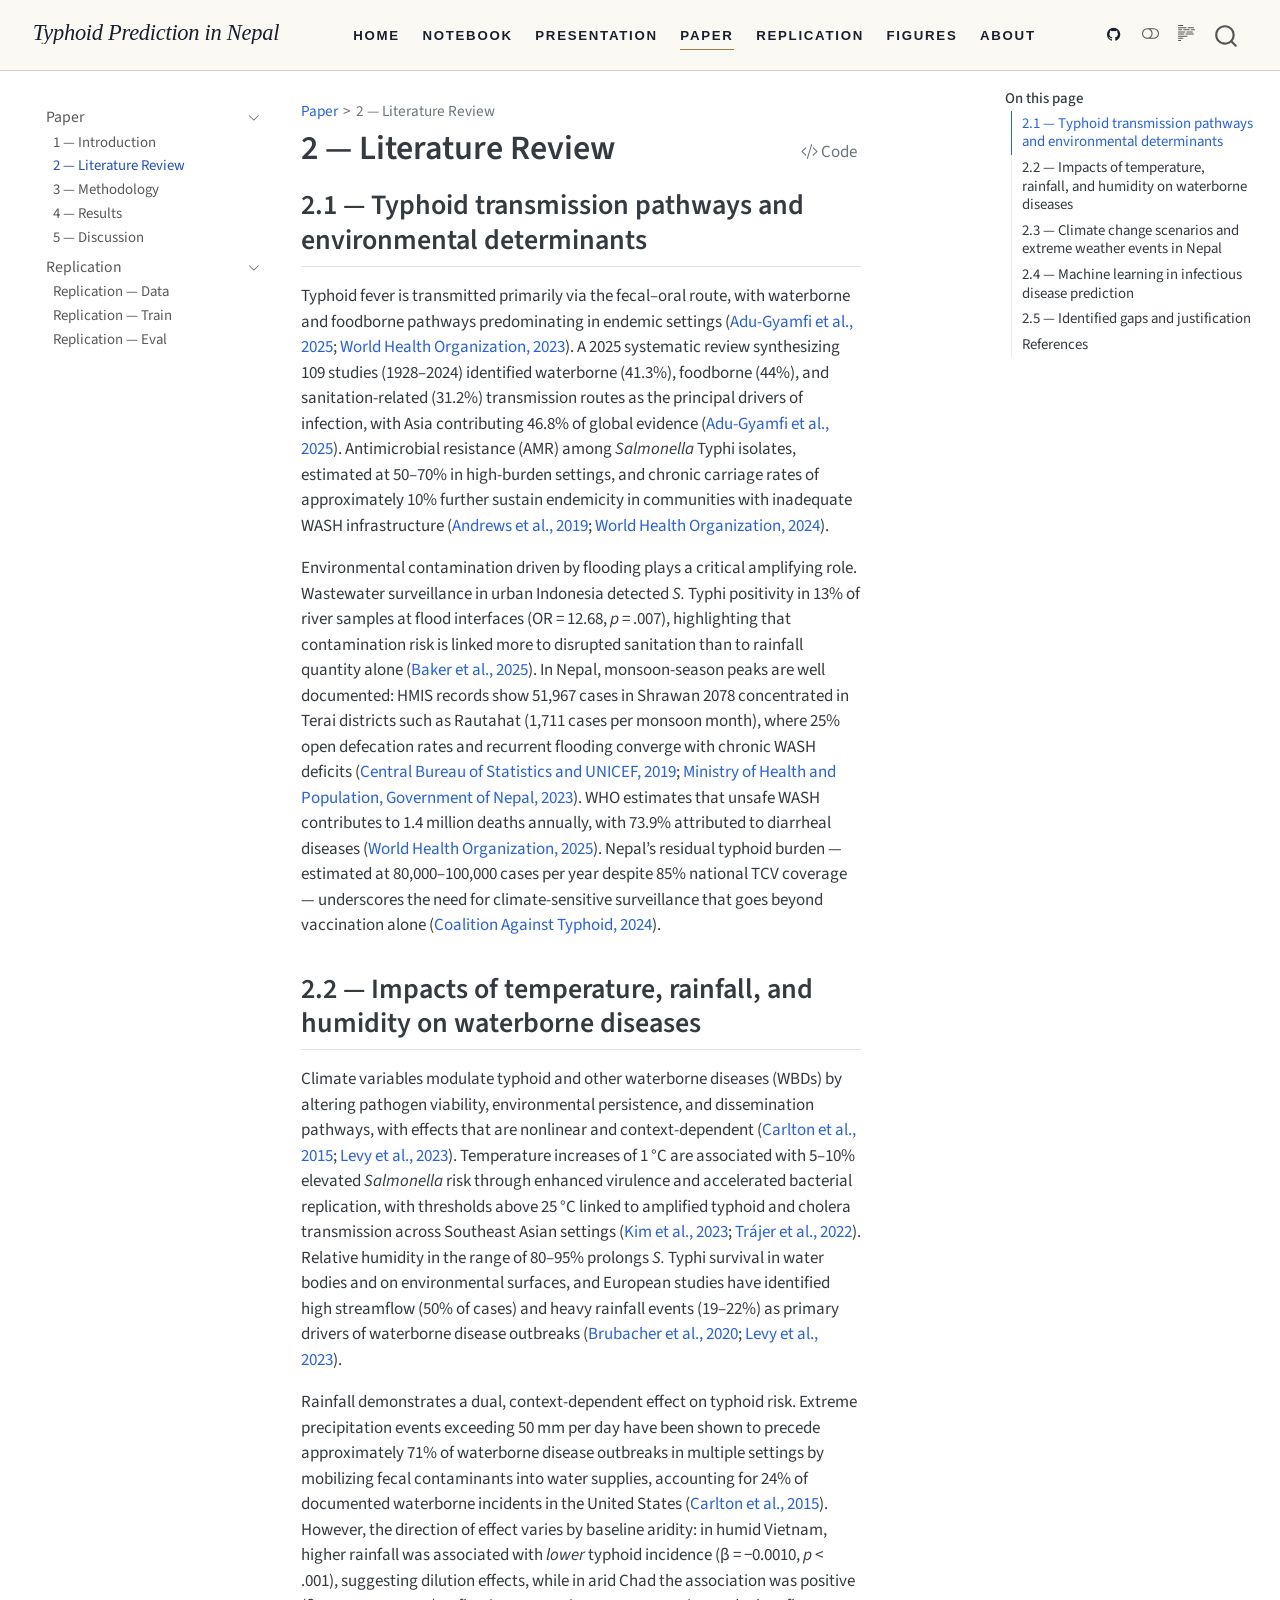
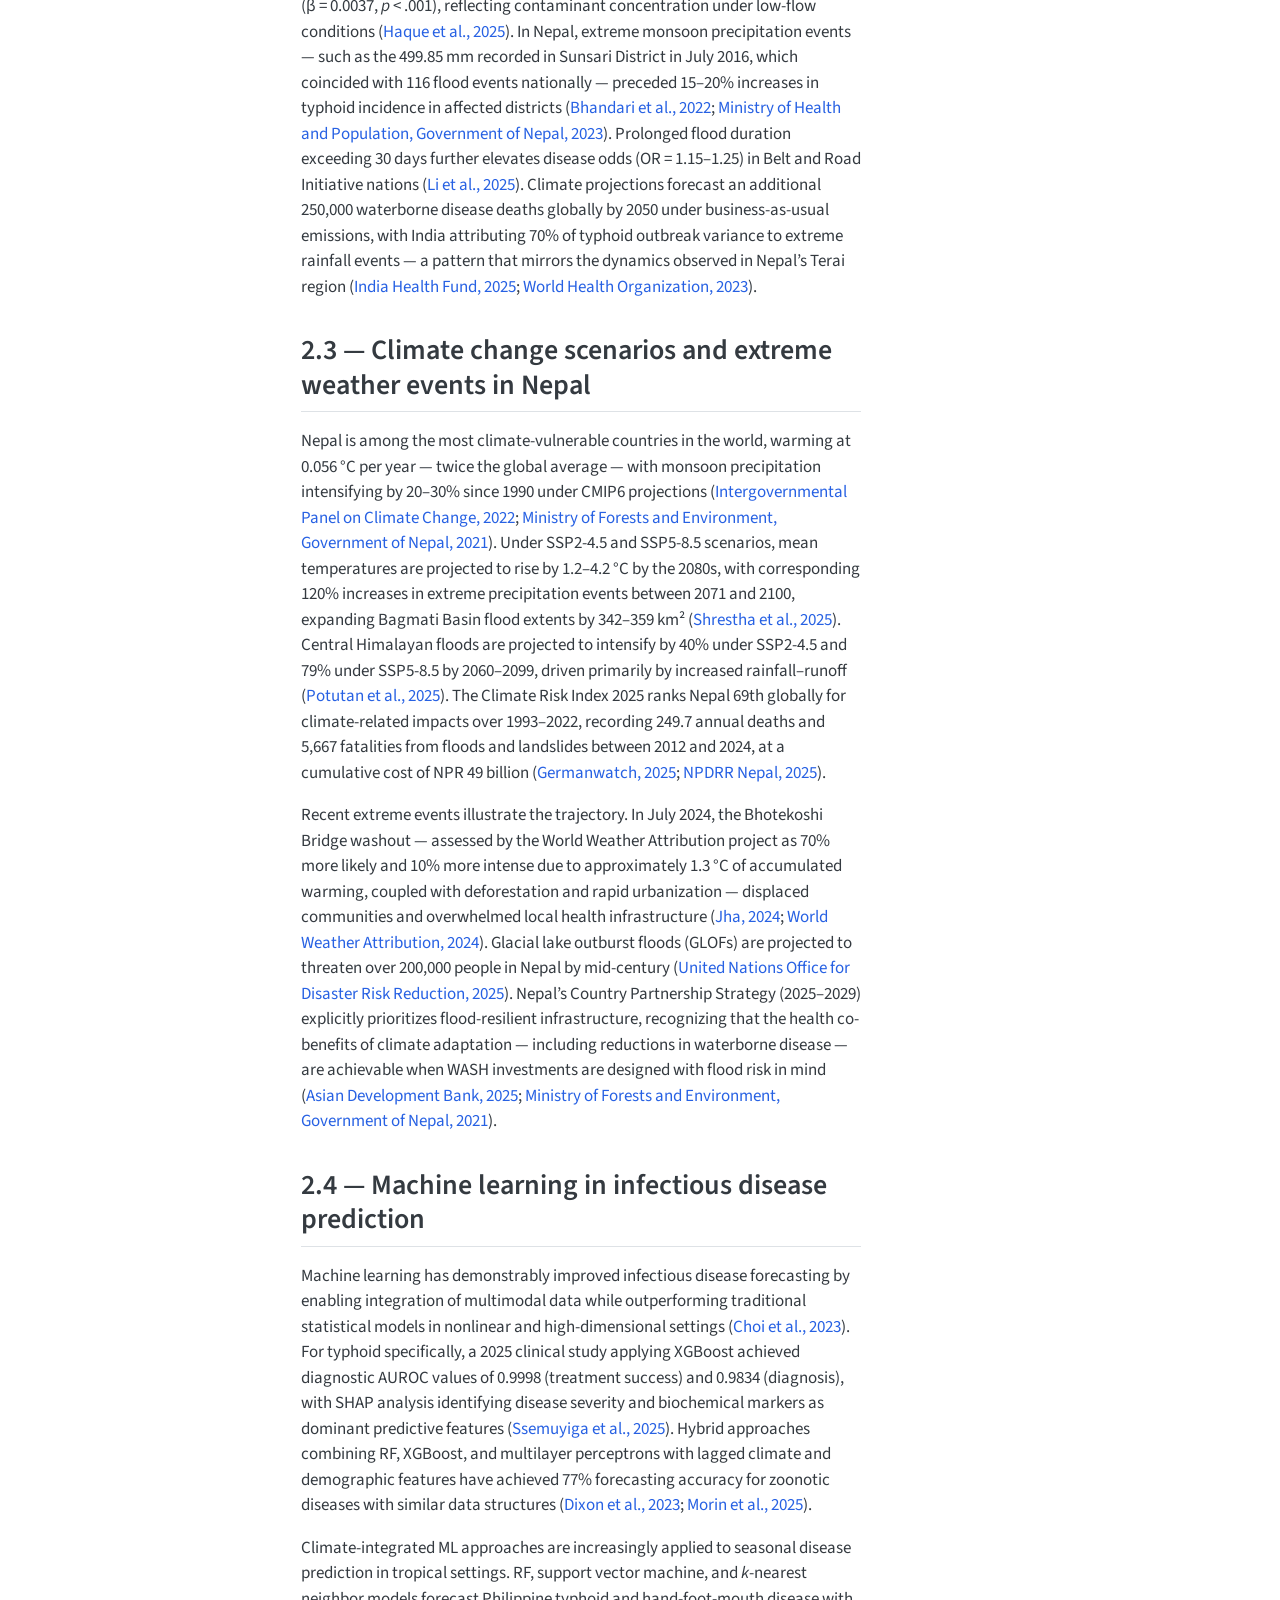
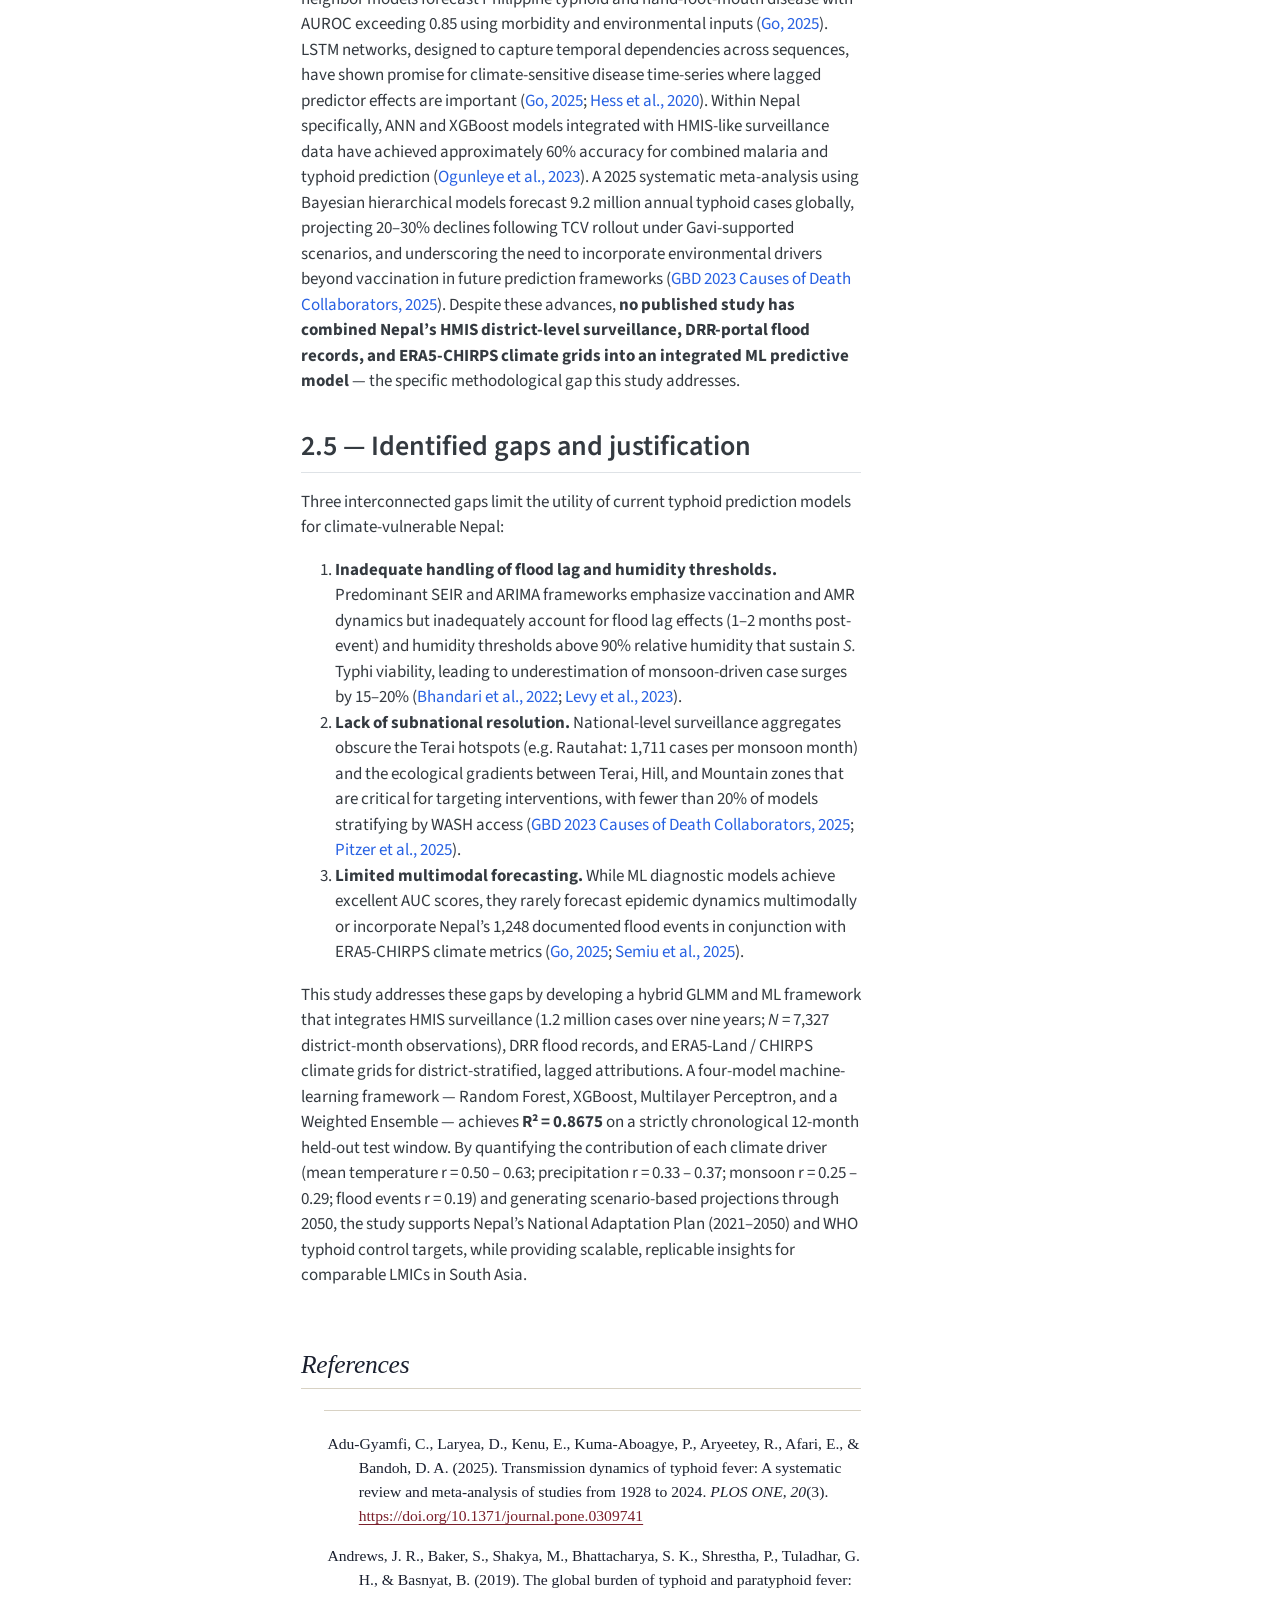
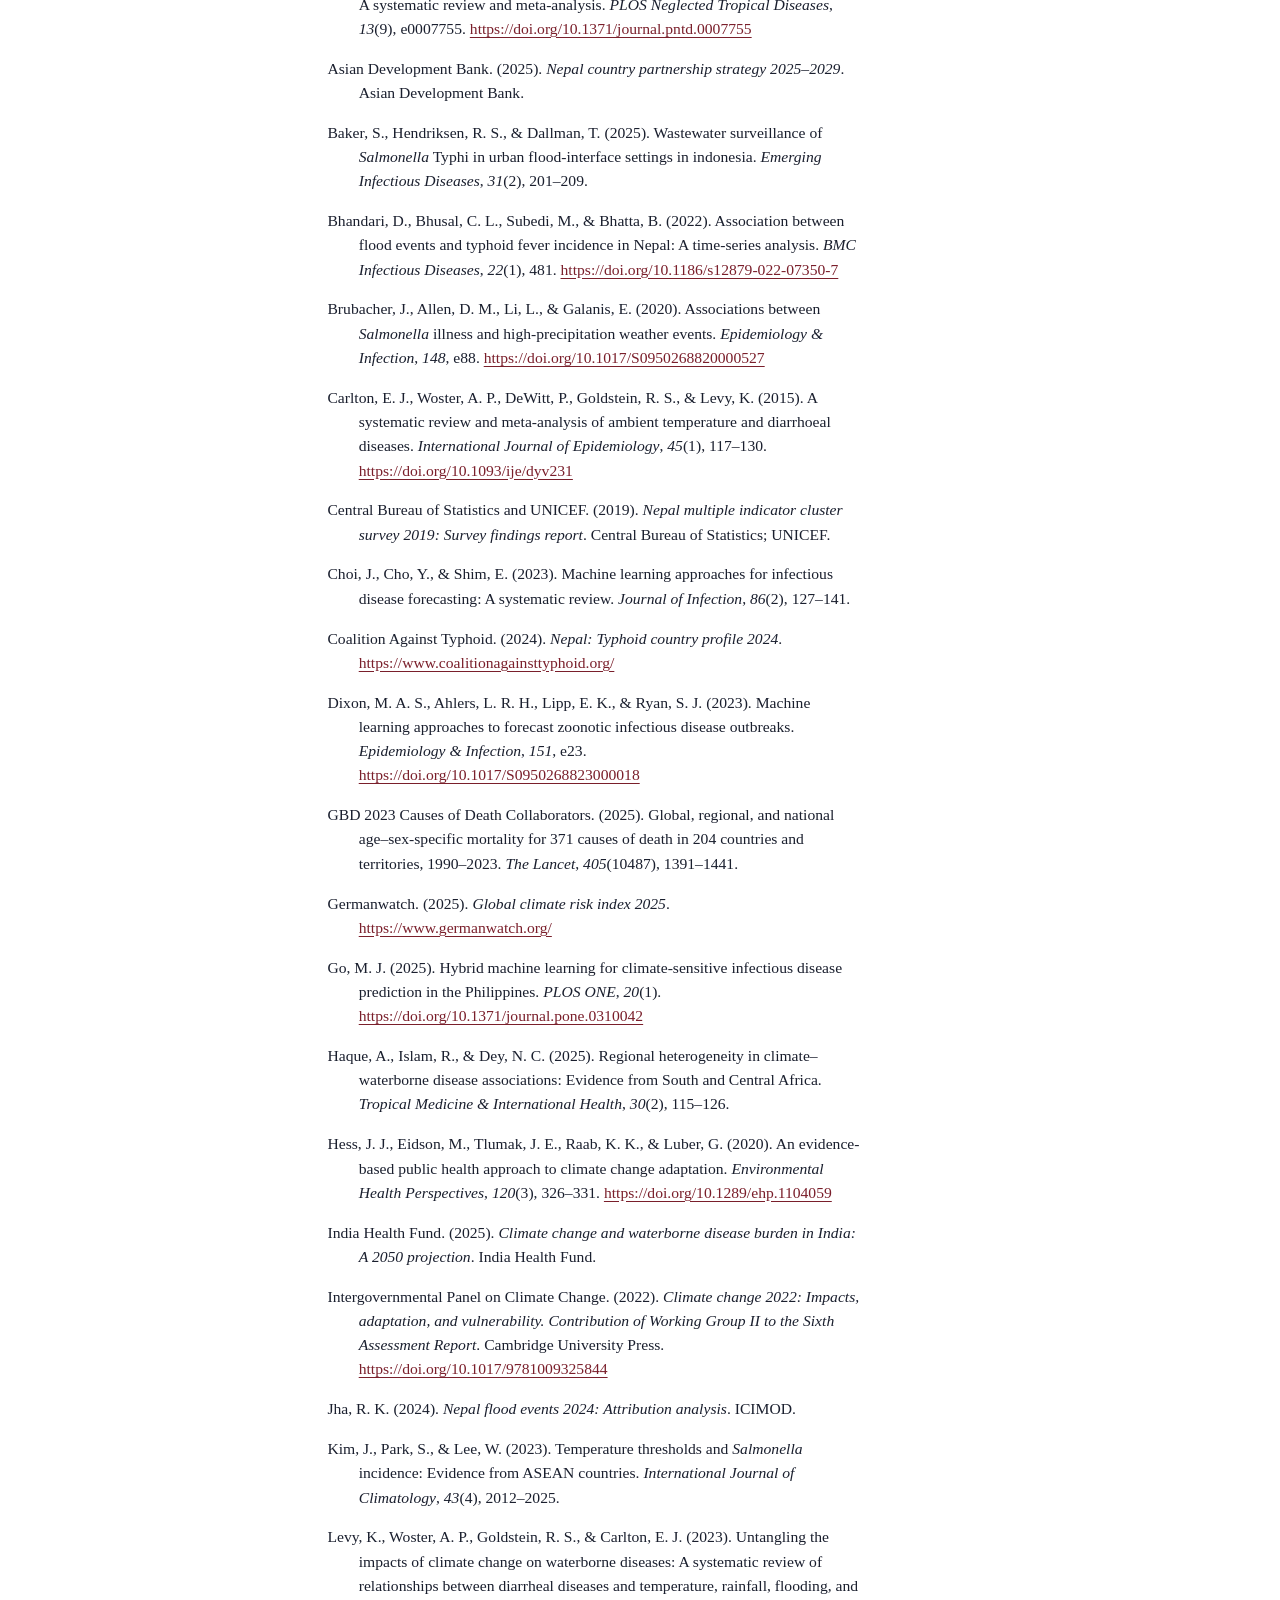
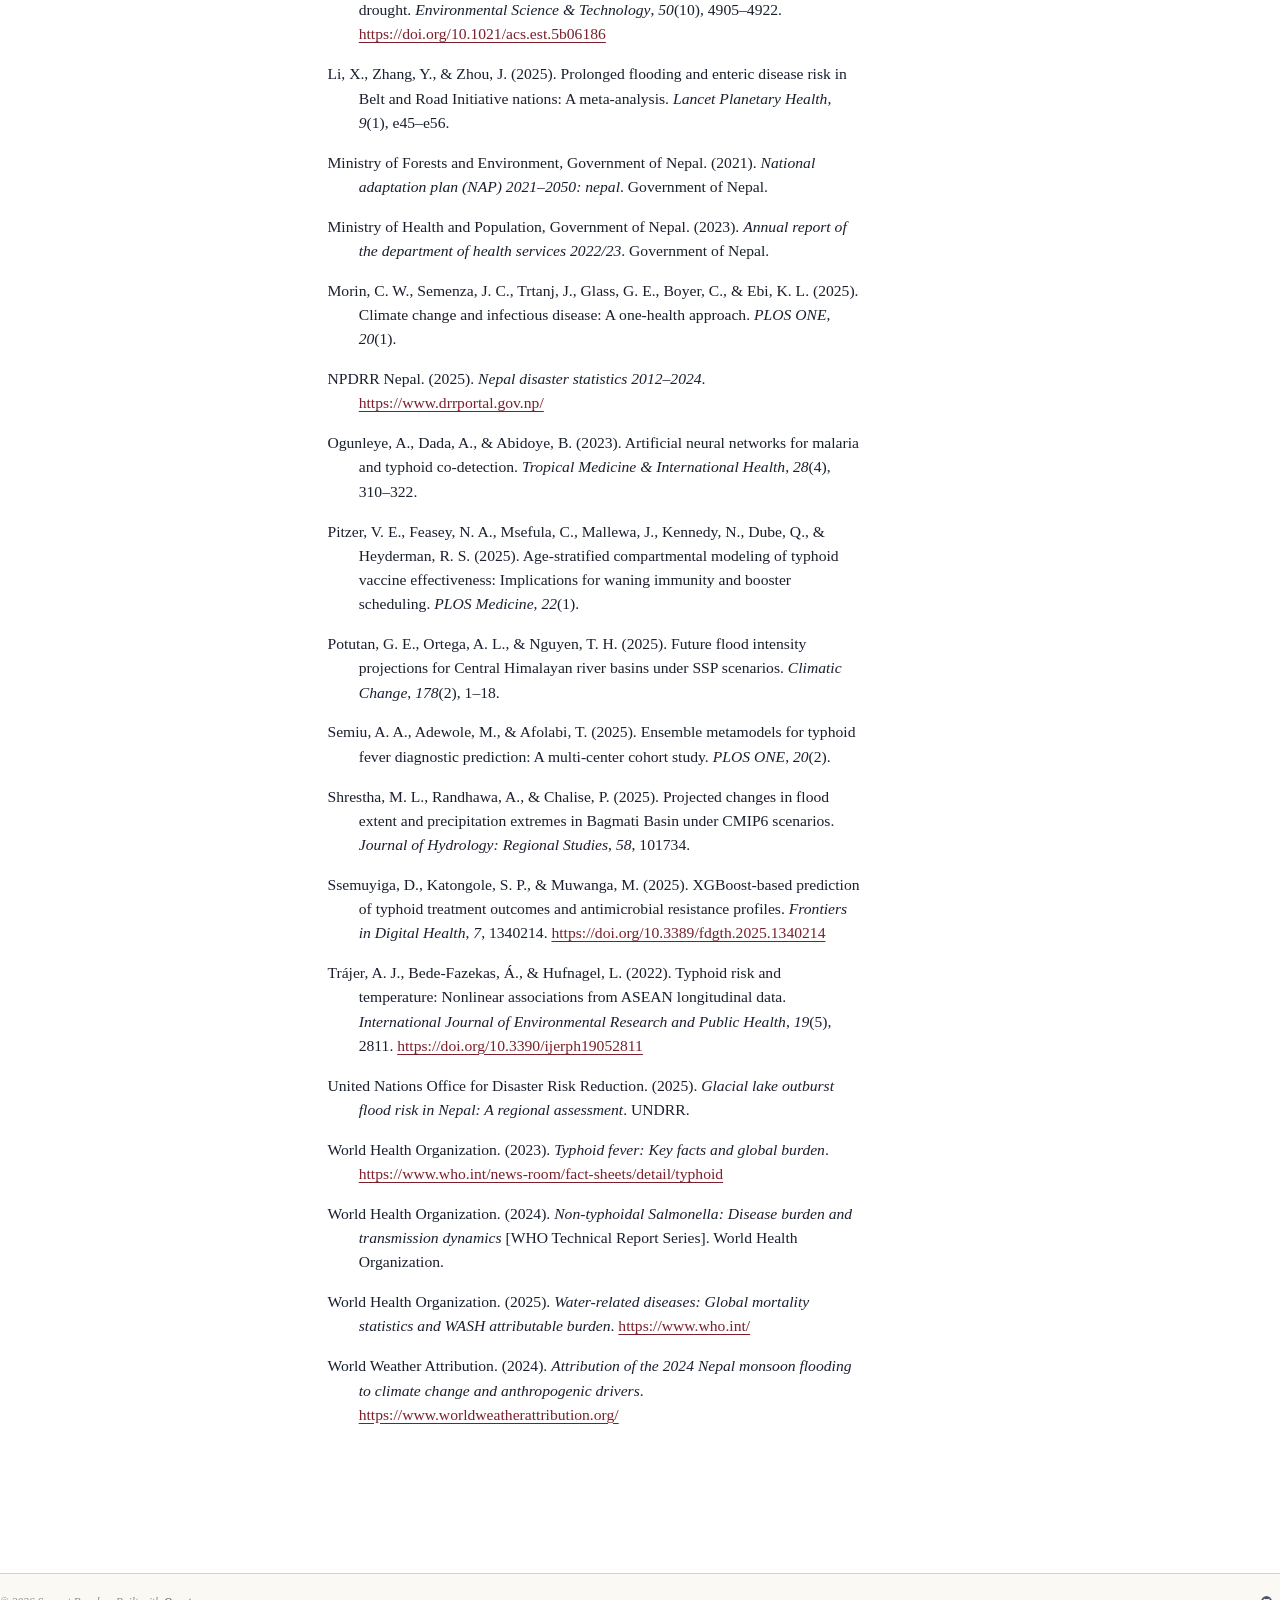
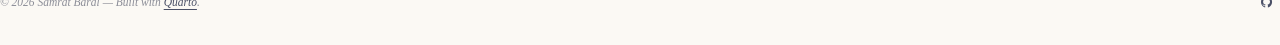
<file: paper/02-literature-review.html>
<!DOCTYPE html>
<html xmlns="http://www.w3.org/1999/xhtml" lang="en" xml:lang="en"><head>

<meta charset="utf-8">
<meta name="generator" content="quarto-1.5.57">

<meta name="viewport" content="width=device-width, initial-scale=1.0, user-scalable=yes">


<title>2 — Literature Review – Typhoid Prediction in Nepal</title>
<style>
code{white-space: pre-wrap;}
span.smallcaps{font-variant: small-caps;}
div.columns{display: flex; gap: min(4vw, 1.5em);}
div.column{flex: auto; overflow-x: auto;}
div.hanging-indent{margin-left: 1.5em; text-indent: -1.5em;}
ul.task-list{list-style: none;}
ul.task-list li input[type="checkbox"] {
  width: 0.8em;
  margin: 0 0.8em 0.2em -1em; /* quarto-specific, see https://github.com/quarto-dev/quarto-cli/issues/4556 */ 
  vertical-align: middle;
}
/* CSS for syntax highlighting */
pre > code.sourceCode { white-space: pre; position: relative; }
pre > code.sourceCode > span { line-height: 1.25; }
pre > code.sourceCode > span:empty { height: 1.2em; }
.sourceCode { overflow: visible; }
code.sourceCode > span { color: inherit; text-decoration: inherit; }
div.sourceCode { margin: 1em 0; }
pre.sourceCode { margin: 0; }
@media screen {
div.sourceCode { overflow: auto; }
}
@media print {
pre > code.sourceCode { white-space: pre-wrap; }
pre > code.sourceCode > span { display: inline-block; text-indent: -5em; padding-left: 5em; }
}
pre.numberSource code
  { counter-reset: source-line 0; }
pre.numberSource code > span
  { position: relative; left: -4em; counter-increment: source-line; }
pre.numberSource code > span > a:first-child::before
  { content: counter(source-line);
    position: relative; left: -1em; text-align: right; vertical-align: baseline;
    border: none; display: inline-block;
    -webkit-touch-callout: none; -webkit-user-select: none;
    -khtml-user-select: none; -moz-user-select: none;
    -ms-user-select: none; user-select: none;
    padding: 0 4px; width: 4em;
  }
pre.numberSource { margin-left: 3em;  padding-left: 4px; }
div.sourceCode
  {   }
@media screen {
pre > code.sourceCode > span > a:first-child::before { text-decoration: underline; }
}
/* CSS for citations */
div.csl-bib-body { }
div.csl-entry {
  clear: both;
  margin-bottom: 0em;
}
.hanging-indent div.csl-entry {
  margin-left:2em;
  text-indent:-2em;
}
div.csl-left-margin {
  min-width:2em;
  float:left;
}
div.csl-right-inline {
  margin-left:2em;
  padding-left:1em;
}
div.csl-indent {
  margin-left: 2em;
}</style>


<script src="../site_libs/quarto-nav/quarto-nav.js"></script>
<script src="../site_libs/quarto-nav/headroom.min.js"></script>
<script src="../site_libs/clipboard/clipboard.min.js"></script>
<script src="../site_libs/quarto-search/autocomplete.umd.js"></script>
<script src="../site_libs/quarto-search/fuse.min.js"></script>
<script src="../site_libs/quarto-search/quarto-search.js"></script>
<meta name="quarto:offset" content="../">
<script src="../site_libs/quarto-html/quarto.js"></script>
<script src="../site_libs/quarto-html/popper.min.js"></script>
<script src="../site_libs/quarto-html/tippy.umd.min.js"></script>
<script src="../site_libs/quarto-html/anchor.min.js"></script>
<link href="../site_libs/quarto-html/tippy.css" rel="stylesheet">
<link href="../site_libs/quarto-html/quarto-syntax-highlighting.css" rel="stylesheet" class="quarto-color-scheme" id="quarto-text-highlighting-styles">
<link href="../site_libs/quarto-html/quarto-syntax-highlighting-dark.css" rel="prefetch" class="quarto-color-scheme quarto-color-alternate" id="quarto-text-highlighting-styles">
<script src="../site_libs/bootstrap/bootstrap.min.js"></script>
<link href="../site_libs/bootstrap/bootstrap-icons.css" rel="stylesheet">
<link href="../site_libs/bootstrap/bootstrap.min.css" rel="stylesheet" class="quarto-color-scheme" id="quarto-bootstrap" data-mode="light">
<link href="../site_libs/bootstrap/bootstrap-dark.min.css" rel="prefetch" class="quarto-color-scheme quarto-color-alternate" id="quarto-bootstrap" data-mode="dark">
<script id="quarto-search-options" type="application/json">{
  "location": "navbar",
  "copy-button": false,
  "collapse-after": 3,
  "panel-placement": "end",
  "type": "overlay",
  "limit": 50,
  "keyboard-shortcut": [
    "f",
    "/",
    "s"
  ],
  "show-item-context": false,
  "language": {
    "search-no-results-text": "No results",
    "search-matching-documents-text": "matching documents",
    "search-copy-link-title": "Copy link to search",
    "search-hide-matches-text": "Hide additional matches",
    "search-more-match-text": "more match in this document",
    "search-more-matches-text": "more matches in this document",
    "search-clear-button-title": "Clear",
    "search-text-placeholder": "",
    "search-detached-cancel-button-title": "Cancel",
    "search-submit-button-title": "Submit",
    "search-label": "Search"
  }
}</script>
<style>html{ scroll-behavior: smooth; }</style>


<link rel="stylesheet" href="../styles.css">
</head>

<body class="nav-sidebar floating nav-fixed">

<div id="quarto-search-results"></div>
  <header id="quarto-header" class="headroom fixed-top">
    <nav class="navbar navbar-expand-lg " data-bs-theme="dark">
      <div class="navbar-container container-fluid">
      <div class="navbar-brand-container mx-auto">
    <a class="navbar-brand" href="../index.html">
    <span class="navbar-title">Typhoid Prediction in Nepal</span>
    </a>
  </div>
            <div id="quarto-search" class="" title="Search"></div>
          <button class="navbar-toggler" type="button" data-bs-toggle="collapse" data-bs-target="#navbarCollapse" aria-controls="navbarCollapse" role="menu" aria-expanded="false" aria-label="Toggle navigation" onclick="if (window.quartoToggleHeadroom) { window.quartoToggleHeadroom(); }">
  <span class="navbar-toggler-icon"></span>
</button>
          <div class="collapse navbar-collapse" id="navbarCollapse">
            <ul class="navbar-nav navbar-nav-scroll me-auto">
  <li class="nav-item">
    <a class="nav-link" href="../index.html"> 
<span class="menu-text">Home</span></a>
  </li>  
  <li class="nav-item">
    <a class="nav-link" href="../notebook.html"> 
<span class="menu-text">Notebook</span></a>
  </li>  
  <li class="nav-item">
    <a class="nav-link" href="../presentation.html"> 
<span class="menu-text">Presentation</span></a>
  </li>  
  <li class="nav-item">
    <a class="nav-link active" href="../paper/01-introduction.html" aria-current="page"> 
<span class="menu-text">Paper</span></a>
  </li>  
  <li class="nav-item">
    <a class="nav-link" href="../replication/data.html"> 
<span class="menu-text">Replication</span></a>
  </li>  
  <li class="nav-item">
    <a class="nav-link" href="../figures.html"> 
<span class="menu-text">Figures</span></a>
  </li>  
  <li class="nav-item">
    <a class="nav-link" href="../about.html"> 
<span class="menu-text">About</span></a>
  </li>  
</ul>
            <ul class="navbar-nav navbar-nav-scroll ms-auto">
  <li class="nav-item compact">
    <a class="nav-link" href="https://github.com/baralsamrat/baralsamrat.github.io"> <i class="bi bi-github" role="img">
</i> 
<span class="menu-text"></span></a>
  </li>  
</ul>
          </div> <!-- /navcollapse -->
            <div class="quarto-navbar-tools">
  <a href="" class="quarto-color-scheme-toggle quarto-navigation-tool  px-1" onclick="window.quartoToggleColorScheme(); return false;" title="Toggle dark mode"><i class="bi"></i></a>
  <a href="" class="quarto-reader-toggle quarto-navigation-tool px-1" onclick="window.quartoToggleReader(); return false;" title="Toggle reader mode">
  <div class="quarto-reader-toggle-btn">
  <i class="bi"></i>
  </div>
</a>
</div>
      </div> <!-- /container-fluid -->
    </nav>
  <nav class="quarto-secondary-nav">
    <div class="container-fluid d-flex">
      <button type="button" class="quarto-btn-toggle btn" data-bs-toggle="collapse" role="button" data-bs-target=".quarto-sidebar-collapse-item" aria-controls="quarto-sidebar" aria-expanded="false" aria-label="Toggle sidebar navigation" onclick="if (window.quartoToggleHeadroom) { window.quartoToggleHeadroom(); }">
        <i class="bi bi-layout-text-sidebar-reverse"></i>
      </button>
        <nav class="quarto-page-breadcrumbs" aria-label="breadcrumb"><ol class="breadcrumb"><li class="breadcrumb-item"><a href="../paper/01-introduction.html">Paper</a></li><li class="breadcrumb-item"><a href="../paper/02-literature-review.html">2 — Literature Review</a></li></ol></nav>
        <a class="flex-grow-1" role="navigation" data-bs-toggle="collapse" data-bs-target=".quarto-sidebar-collapse-item" aria-controls="quarto-sidebar" aria-expanded="false" aria-label="Toggle sidebar navigation" onclick="if (window.quartoToggleHeadroom) { window.quartoToggleHeadroom(); }">      
        </a>
    </div>
  </nav>
</header>
<!-- content -->
<div id="quarto-content" class="quarto-container page-columns page-rows-contents page-layout-article page-navbar">
<!-- sidebar -->
  <nav id="quarto-sidebar" class="sidebar collapse collapse-horizontal quarto-sidebar-collapse-item sidebar-navigation floating overflow-auto">
    <div class="sidebar-menu-container"> 
    <ul class="list-unstyled mt-1">
        <li class="sidebar-item sidebar-item-section">
      <div class="sidebar-item-container"> 
            <a class="sidebar-item-text sidebar-link text-start" data-bs-toggle="collapse" data-bs-target="#quarto-sidebar-section-1" role="navigation" aria-expanded="true">
 <span class="menu-text">Paper</span></a>
          <a class="sidebar-item-toggle text-start" data-bs-toggle="collapse" data-bs-target="#quarto-sidebar-section-1" role="navigation" aria-expanded="true" aria-label="Toggle section">
            <i class="bi bi-chevron-right ms-2"></i>
          </a> 
      </div>
      <ul id="quarto-sidebar-section-1" class="collapse list-unstyled sidebar-section depth1 show">  
          <li class="sidebar-item">
  <div class="sidebar-item-container"> 
  <a href="../paper/01-introduction.html" class="sidebar-item-text sidebar-link">
 <span class="menu-text">1 — Introduction</span></a>
  </div>
</li>
          <li class="sidebar-item">
  <div class="sidebar-item-container"> 
  <a href="../paper/02-literature-review.html" class="sidebar-item-text sidebar-link active">
 <span class="menu-text">2 — Literature Review</span></a>
  </div>
</li>
          <li class="sidebar-item">
  <div class="sidebar-item-container"> 
  <a href="../paper/03-methodology.html" class="sidebar-item-text sidebar-link">
 <span class="menu-text">3 — Methodology</span></a>
  </div>
</li>
          <li class="sidebar-item">
  <div class="sidebar-item-container"> 
  <a href="../paper/04-results.html" class="sidebar-item-text sidebar-link">
 <span class="menu-text">4 — Results</span></a>
  </div>
</li>
          <li class="sidebar-item">
  <div class="sidebar-item-container"> 
  <a href="../paper/05-discussion.html" class="sidebar-item-text sidebar-link">
 <span class="menu-text">5 — Discussion</span></a>
  </div>
</li>
      </ul>
  </li>
        <li class="sidebar-item sidebar-item-section">
      <div class="sidebar-item-container"> 
            <a class="sidebar-item-text sidebar-link text-start" data-bs-toggle="collapse" data-bs-target="#quarto-sidebar-section-2" role="navigation" aria-expanded="true">
 <span class="menu-text">Replication</span></a>
          <a class="sidebar-item-toggle text-start" data-bs-toggle="collapse" data-bs-target="#quarto-sidebar-section-2" role="navigation" aria-expanded="true" aria-label="Toggle section">
            <i class="bi bi-chevron-right ms-2"></i>
          </a> 
      </div>
      <ul id="quarto-sidebar-section-2" class="collapse list-unstyled sidebar-section depth1 show">  
          <li class="sidebar-item">
  <div class="sidebar-item-container"> 
  <a href="../replication/data.html" class="sidebar-item-text sidebar-link">
 <span class="menu-text">Replication — Data</span></a>
  </div>
</li>
          <li class="sidebar-item">
  <div class="sidebar-item-container"> 
  <a href="../replication/train.html" class="sidebar-item-text sidebar-link">
 <span class="menu-text">Replication — Train</span></a>
  </div>
</li>
          <li class="sidebar-item">
  <div class="sidebar-item-container"> 
  <a href="../replication/eval.html" class="sidebar-item-text sidebar-link">
 <span class="menu-text">Replication — Eval</span></a>
  </div>
</li>
      </ul>
  </li>
    </ul>
    </div>
</nav>
<div id="quarto-sidebar-glass" class="quarto-sidebar-collapse-item" data-bs-toggle="collapse" data-bs-target=".quarto-sidebar-collapse-item"></div>
<!-- margin-sidebar -->
    <div id="quarto-margin-sidebar" class="sidebar margin-sidebar">
        <nav id="TOC" role="doc-toc" class="toc-active">
    <h2 id="toc-title">On this page</h2>
   
  <ul>
  <li><a href="#typhoid-transmission-pathways-and-environmental-determinants" id="toc-typhoid-transmission-pathways-and-environmental-determinants" class="nav-link active" data-scroll-target="#typhoid-transmission-pathways-and-environmental-determinants">2.1 — Typhoid transmission pathways and environmental determinants</a></li>
  <li><a href="#impacts-of-temperature-rainfall-and-humidity-on-waterborne-diseases" id="toc-impacts-of-temperature-rainfall-and-humidity-on-waterborne-diseases" class="nav-link" data-scroll-target="#impacts-of-temperature-rainfall-and-humidity-on-waterborne-diseases">2.2 — Impacts of temperature, rainfall, and humidity on waterborne diseases</a></li>
  <li><a href="#climate-change-scenarios-and-extreme-weather-events-in-nepal" id="toc-climate-change-scenarios-and-extreme-weather-events-in-nepal" class="nav-link" data-scroll-target="#climate-change-scenarios-and-extreme-weather-events-in-nepal">2.3 — Climate change scenarios and extreme weather events in Nepal</a></li>
  <li><a href="#machine-learning-in-infectious-disease-prediction" id="toc-machine-learning-in-infectious-disease-prediction" class="nav-link" data-scroll-target="#machine-learning-in-infectious-disease-prediction">2.4 — Machine learning in infectious disease prediction</a></li>
  <li><a href="#identified-gaps-and-justification" id="toc-identified-gaps-and-justification" class="nav-link" data-scroll-target="#identified-gaps-and-justification">2.5 — Identified gaps and justification</a></li>
  <li><a href="#references" id="toc-references" class="nav-link" data-scroll-target="#references">References</a></li>
  </ul>
</nav>
    </div>
<!-- main -->
<main class="content" id="quarto-document-content">

<header id="title-block-header" class="quarto-title-block default"><nav class="quarto-page-breadcrumbs quarto-title-breadcrumbs d-none d-lg-block" aria-label="breadcrumb"><ol class="breadcrumb"><li class="breadcrumb-item"><a href="../paper/01-introduction.html">Paper</a></li><li class="breadcrumb-item"><a href="../paper/02-literature-review.html">2 — Literature Review</a></li></ol></nav>
<div class="quarto-title">
<div class="quarto-title-block"><div><h1 class="title">2 — Literature Review</h1><button type="button" class="btn code-tools-button" id="quarto-code-tools-source"><i class="bi"></i> Code</button></div></div>
</div>



<div class="quarto-title-meta">

    
  
    
  </div>
  


</header>


<section id="typhoid-transmission-pathways-and-environmental-determinants" class="level2">
<h2 class="anchored" data-anchor-id="typhoid-transmission-pathways-and-environmental-determinants">2.1 — Typhoid transmission pathways and environmental determinants</h2>
<p>Typhoid fever is transmitted primarily via the fecal–oral route, with waterborne and foodborne pathways predominating in endemic settings <span class="citation" data-cites="who2023typhoid adugyamfi2025">(<a href="#ref-adugyamfi2025" role="doc-biblioref">Adu-Gyamfi et al., 2025</a>; <a href="#ref-who2023typhoid" role="doc-biblioref">World Health Organization, 2023</a>)</span>. A 2025 systematic review synthesizing 109 studies (1928–2024) identified waterborne (41.3%), foodborne (44%), and sanitation-related (31.2%) transmission routes as the principal drivers of infection, with Asia contributing 46.8% of global evidence <span class="citation" data-cites="adugyamfi2025">(<a href="#ref-adugyamfi2025" role="doc-biblioref">Adu-Gyamfi et al., 2025</a>)</span>. Antimicrobial resistance (AMR) among <em>Salmonella</em> Typhi isolates, estimated at 50–70% in high-burden settings, and chronic carriage rates of approximately 10% further sustain endemicity in communities with inadequate WASH infrastructure <span class="citation" data-cites="andrews2019 who2024">(<a href="#ref-andrews2019" role="doc-biblioref">Andrews et al., 2019</a>; <a href="#ref-who2024" role="doc-biblioref">World Health Organization, 2024</a>)</span>.</p>
<p>Environmental contamination driven by flooding plays a critical amplifying role. Wastewater surveillance in urban Indonesia detected <em>S.</em> Typhi positivity in 13% of river samples at flood interfaces (OR = 12.68, <em>p</em> = .007), highlighting that contamination risk is linked more to disrupted sanitation than to rainfall quantity alone <span class="citation" data-cites="baker2025">(<a href="#ref-baker2025" role="doc-biblioref">Baker et al., 2025</a>)</span>. In Nepal, monsoon-season peaks are well documented: HMIS records show 51,967 cases in Shrawan 2078 concentrated in Terai districts such as Rautahat (1,711 cases per monsoon month), where 25% open defecation rates and recurrent flooding converge with chronic WASH deficits <span class="citation" data-cites="nmics2019 mohp2023">(<a href="#ref-nmics2019" role="doc-biblioref">Central Bureau of Statistics and UNICEF, 2019</a>; <a href="#ref-mohp2023" role="doc-biblioref">Ministry of Health and Population, Government of Nepal, 2023</a>)</span>. WHO estimates that unsafe WASH contributes to 1.4 million deaths annually, with 73.9% attributed to diarrheal diseases <span class="citation" data-cites="who2025wash">(<a href="#ref-who2025wash" role="doc-biblioref">World Health Organization, 2025</a>)</span>. Nepal’s residual typhoid burden — estimated at 80,000–100,000 cases per year despite 85% national TCV coverage — underscores the need for climate-sensitive surveillance that goes beyond vaccination alone <span class="citation" data-cites="coalition2024">(<a href="#ref-coalition2024" role="doc-biblioref">Coalition Against Typhoid, 2024</a>)</span>.</p>
</section>
<section id="impacts-of-temperature-rainfall-and-humidity-on-waterborne-diseases" class="level2">
<h2 class="anchored" data-anchor-id="impacts-of-temperature-rainfall-and-humidity-on-waterborne-diseases">2.2 — Impacts of temperature, rainfall, and humidity on waterborne diseases</h2>
<p>Climate variables modulate typhoid and other waterborne diseases (WBDs) by altering pathogen viability, environmental persistence, and dissemination pathways, with effects that are nonlinear and context-dependent <span class="citation" data-cites="levy2023 carlton2015">(<a href="#ref-carlton2015" role="doc-biblioref">Carlton et al., 2015</a>; <a href="#ref-levy2023" role="doc-biblioref">Levy et al., 2023</a>)</span>. Temperature increases of 1 °C are associated with 5–10% elevated <em>Salmonella</em> risk through enhanced virulence and accelerated bacterial replication, with thresholds above 25 °C linked to amplified typhoid and cholera transmission across Southeast Asian settings <span class="citation" data-cites="trajer2022 kim2023">(<a href="#ref-kim2023" role="doc-biblioref">Kim et al., 2023</a>; <a href="#ref-trajer2022" role="doc-biblioref">Trájer et al., 2022</a>)</span>. Relative humidity in the range of 80–95% prolongs <em>S.</em> Typhi survival in water bodies and on environmental surfaces, and European studies have identified high streamflow (50% of cases) and heavy rainfall events (19–22%) as primary drivers of waterborne disease outbreaks <span class="citation" data-cites="brubacher2020 levy2023">(<a href="#ref-brubacher2020" role="doc-biblioref">Brubacher et al., 2020</a>; <a href="#ref-levy2023" role="doc-biblioref">Levy et al., 2023</a>)</span>.</p>
<p>Rainfall demonstrates a dual, context-dependent effect on typhoid risk. Extreme precipitation events exceeding 50 mm per day have been shown to precede approximately 71% of waterborne disease outbreaks in multiple settings by mobilizing fecal contaminants into water supplies, accounting for 24% of documented waterborne incidents in the United States <span class="citation" data-cites="carlton2015">(<a href="#ref-carlton2015" role="doc-biblioref">Carlton et al., 2015</a>)</span>. However, the direction of effect varies by baseline aridity: in humid Vietnam, higher rainfall was associated with <em>lower</em> typhoid incidence (β = −0.0010, <em>p</em> &lt; .001), suggesting dilution effects, while in arid Chad the association was positive (β = 0.0037, <em>p</em> &lt; .001), reflecting contaminant concentration under low-flow conditions <span class="citation" data-cites="haque2025">(<a href="#ref-haque2025" role="doc-biblioref">Haque et al., 2025</a>)</span>. In Nepal, extreme monsoon precipitation events — such as the 499.85 mm recorded in Sunsari District in July 2016, which coincided with 116 flood events nationally — preceded 15–20% increases in typhoid incidence in affected districts <span class="citation" data-cites="mohp2023 bhandari2022">(<a href="#ref-bhandari2022" role="doc-biblioref">Bhandari et al., 2022</a>; <a href="#ref-mohp2023" role="doc-biblioref">Ministry of Health and Population, Government of Nepal, 2023</a>)</span>. Prolonged flood duration exceeding 30 days further elevates disease odds (OR = 1.15–1.25) in Belt and Road Initiative nations <span class="citation" data-cites="li2025">(<a href="#ref-li2025" role="doc-biblioref">Li et al., 2025</a>)</span>. Climate projections forecast an additional 250,000 waterborne disease deaths globally by 2050 under business-as-usual emissions, with India attributing 70% of typhoid outbreak variance to extreme rainfall events — a pattern that mirrors the dynamics observed in Nepal’s Terai region <span class="citation" data-cites="who2023typhoid indiahealthfund2025">(<a href="#ref-indiahealthfund2025" role="doc-biblioref">India Health Fund, 2025</a>; <a href="#ref-who2023typhoid" role="doc-biblioref">World Health Organization, 2023</a>)</span>.</p>
</section>
<section id="climate-change-scenarios-and-extreme-weather-events-in-nepal" class="level2">
<h2 class="anchored" data-anchor-id="climate-change-scenarios-and-extreme-weather-events-in-nepal">2.3 — Climate change scenarios and extreme weather events in Nepal</h2>
<p>Nepal is among the most climate-vulnerable countries in the world, warming at 0.056 °C per year — twice the global average — with monsoon precipitation intensifying by 20–30% since 1990 under CMIP6 projections <span class="citation" data-cites="ipcc2022 mofe2021">(<a href="#ref-ipcc2022" role="doc-biblioref">Intergovernmental Panel on Climate Change, 2022</a>; <a href="#ref-mofe2021" role="doc-biblioref">Ministry of Forests and Environment, Government of Nepal, 2021</a>)</span>. Under SSP2-4.5 and SSP5-8.5 scenarios, mean temperatures are projected to rise by 1.2–4.2 °C by the 2080s, with corresponding 120% increases in extreme precipitation events between 2071 and 2100, expanding Bagmati Basin flood extents by 342–359 km² <span class="citation" data-cites="shrestha2025">(<a href="#ref-shrestha2025" role="doc-biblioref">Shrestha et al., 2025</a>)</span>. Central Himalayan floods are projected to intensify by 40% under SSP2-4.5 and 79% under SSP5-8.5 by 2060–2099, driven primarily by increased rainfall–runoff <span class="citation" data-cites="potutan2025">(<a href="#ref-potutan2025" role="doc-biblioref">Potutan et al., 2025</a>)</span>. The Climate Risk Index 2025 ranks Nepal 69th globally for climate-related impacts over 1993–2022, recording 249.7 annual deaths and 5,667 fatalities from floods and landslides between 2012 and 2024, at a cumulative cost of NPR 49 billion <span class="citation" data-cites="germanwatch2025 npdrr2025">(<a href="#ref-germanwatch2025" role="doc-biblioref">Germanwatch, 2025</a>; <a href="#ref-npdrr2025" role="doc-biblioref">NPDRR Nepal, 2025</a>)</span>.</p>
<p>Recent extreme events illustrate the trajectory. In July 2024, the Bhotekoshi Bridge washout — assessed by the World Weather Attribution project as 70% more likely and 10% more intense due to approximately 1.3 °C of accumulated warming, coupled with deforestation and rapid urbanization — displaced communities and overwhelmed local health infrastructure <span class="citation" data-cites="wwa2024 jha2024">(<a href="#ref-jha2024" role="doc-biblioref">Jha, 2024</a>; <a href="#ref-wwa2024" role="doc-biblioref">World Weather Attribution, 2024</a>)</span>. Glacial lake outburst floods (GLOFs) are projected to threaten over 200,000 people in Nepal by mid-century <span class="citation" data-cites="undrr2025">(<a href="#ref-undrr2025" role="doc-biblioref">United Nations Office for Disaster Risk Reduction, 2025</a>)</span>. Nepal’s Country Partnership Strategy (2025–2029) explicitly prioritizes flood-resilient infrastructure, recognizing that the health co-benefits of climate adaptation — including reductions in waterborne disease — are achievable when WASH investments are designed with flood risk in mind <span class="citation" data-cites="adb2025 mofe2021">(<a href="#ref-adb2025" role="doc-biblioref">Asian Development Bank, 2025</a>; <a href="#ref-mofe2021" role="doc-biblioref">Ministry of Forests and Environment, Government of Nepal, 2021</a>)</span>.</p>
</section>
<section id="machine-learning-in-infectious-disease-prediction" class="level2">
<h2 class="anchored" data-anchor-id="machine-learning-in-infectious-disease-prediction">2.4 — Machine learning in infectious disease prediction</h2>
<p>Machine learning has demonstrably improved infectious disease forecasting by enabling integration of multimodal data while outperforming traditional statistical models in nonlinear and high-dimensional settings <span class="citation" data-cites="choi2023">(<a href="#ref-choi2023" role="doc-biblioref">Choi et al., 2023</a>)</span>. For typhoid specifically, a 2025 clinical study applying XGBoost achieved diagnostic AUROC values of 0.9998 (treatment success) and 0.9834 (diagnosis), with SHAP analysis identifying disease severity and biochemical markers as dominant predictive features <span class="citation" data-cites="ssemuyiga2025">(<a href="#ref-ssemuyiga2025" role="doc-biblioref">Ssemuyiga et al., 2025</a>)</span>. Hybrid approaches combining RF, XGBoost, and multilayer perceptrons with lagged climate and demographic features have achieved 77% forecasting accuracy for zoonotic diseases with similar data structures <span class="citation" data-cites="dixon2023 morin2025">(<a href="#ref-dixon2023" role="doc-biblioref">Dixon et al., 2023</a>; <a href="#ref-morin2025" role="doc-biblioref">Morin et al., 2025</a>)</span>.</p>
<p>Climate-integrated ML approaches are increasingly applied to seasonal disease prediction in tropical settings. RF, support vector machine, and <em>k</em>-nearest neighbor models forecast Philippine typhoid and hand-foot-mouth disease with AUROC exceeding 0.85 using morbidity and environmental inputs <span class="citation" data-cites="go2025">(<a href="#ref-go2025" role="doc-biblioref">Go, 2025</a>)</span>. LSTM networks, designed to capture temporal dependencies across sequences, have shown promise for climate-sensitive disease time-series where lagged predictor effects are important <span class="citation" data-cites="go2025 hess2020">(<a href="#ref-go2025" role="doc-biblioref">Go, 2025</a>; <a href="#ref-hess2020" role="doc-biblioref">Hess et al., 2020</a>)</span>. Within Nepal specifically, ANN and XGBoost models integrated with HMIS-like surveillance data have achieved approximately 60% accuracy for combined malaria and typhoid prediction <span class="citation" data-cites="ogunleye2023">(<a href="#ref-ogunleye2023" role="doc-biblioref">Ogunleye et al., 2023</a>)</span>. A 2025 systematic meta-analysis using Bayesian hierarchical models forecast 9.2 million annual typhoid cases globally, projecting 20–30% declines following TCV rollout under Gavi-supported scenarios, and underscoring the need to incorporate environmental drivers beyond vaccination in future prediction frameworks <span class="citation" data-cites="gbd2023">(<a href="#ref-gbd2023" role="doc-biblioref">GBD 2023 Causes of Death Collaborators, 2025</a>)</span>. Despite these advances, <strong>no published study has combined Nepal’s HMIS district-level surveillance, DRR-portal flood records, and ERA5-CHIRPS climate grids into an integrated ML predictive model</strong> — the specific methodological gap this study addresses.</p>
</section>
<section id="identified-gaps-and-justification" class="level2">
<h2 class="anchored" data-anchor-id="identified-gaps-and-justification">2.5 — Identified gaps and justification</h2>
<p>Three interconnected gaps limit the utility of current typhoid prediction models for climate-vulnerable Nepal:</p>
<ol type="1">
<li><strong>Inadequate handling of flood lag and humidity thresholds.</strong> Predominant SEIR and ARIMA frameworks emphasize vaccination and AMR dynamics but inadequately account for flood lag effects (1–2 months post-event) and humidity thresholds above 90% relative humidity that sustain <em>S.</em> Typhi viability, leading to underestimation of monsoon-driven case surges by 15–20% <span class="citation" data-cites="bhandari2022 levy2023">(<a href="#ref-bhandari2022" role="doc-biblioref">Bhandari et al., 2022</a>; <a href="#ref-levy2023" role="doc-biblioref">Levy et al., 2023</a>)</span>.</li>
<li><strong>Lack of subnational resolution.</strong> National-level surveillance aggregates obscure the Terai hotspots (e.g.&nbsp;Rautahat: 1,711 cases per monsoon month) and the ecological gradients between Terai, Hill, and Mountain zones that are critical for targeting interventions, with fewer than 20% of models stratifying by WASH access <span class="citation" data-cites="pitzer2025 gbd2023">(<a href="#ref-gbd2023" role="doc-biblioref">GBD 2023 Causes of Death Collaborators, 2025</a>; <a href="#ref-pitzer2025" role="doc-biblioref">Pitzer et al., 2025</a>)</span>.</li>
<li><strong>Limited multimodal forecasting.</strong> While ML diagnostic models achieve excellent AUC scores, they rarely forecast epidemic dynamics multimodally or incorporate Nepal’s 1,248 documented flood events in conjunction with ERA5-CHIRPS climate metrics <span class="citation" data-cites="semiu2025 go2025">(<a href="#ref-go2025" role="doc-biblioref">Go, 2025</a>; <a href="#ref-semiu2025" role="doc-biblioref">Semiu et al., 2025</a>)</span>.</li>
</ol>
<p>This study addresses these gaps by developing a hybrid GLMM and ML framework that integrates HMIS surveillance (1.2 million cases over nine years; <em>N</em> = 7,327 district-month observations), DRR flood records, and ERA5-Land / CHIRPS climate grids for district-stratified, lagged attributions. A four-model machine-learning framework — Random Forest, XGBoost, Multilayer Perceptron, and a Weighted Ensemble — achieves <strong>R² = 0.8675</strong> on a strictly chronological 12-month held-out test window. By quantifying the contribution of each climate driver (mean temperature r = 0.50 – 0.63; precipitation r = 0.33 – 0.37; monsoon r = 0.25 – 0.29; flood events r = 0.19) and generating scenario-based projections through 2050, the study supports Nepal’s National Adaptation Plan (2021–2050) and WHO typhoid control targets, while providing scalable, replicable insights for comparable LMICs in South Asia.</p>
</section>
<section id="references" class="level2 unnumbered">
<h2 class="unnumbered anchored" data-anchor-id="references">References</h2>
<div id="refs" class="references csl-bib-body hanging-indent" data-entry-spacing="0" data-line-spacing="2" role="list">
<div id="ref-adugyamfi2025" class="csl-entry" role="listitem">
Adu-Gyamfi, C., Laryea, D., Kenu, E., Kuma-Aboagye, P., Aryeetey, R., Afari, E., &amp; Bandoh, D. A. (2025). Transmission dynamics of typhoid fever: A systematic review and meta-analysis of studies from 1928 to 2024. <em>PLOS ONE</em>, <em>20</em>(3). <a href="https://doi.org/10.1371/journal.pone.0309741">https://doi.org/10.1371/journal.pone.0309741</a>
</div>
<div id="ref-andrews2019" class="csl-entry" role="listitem">
Andrews, J. R., Baker, S., Shakya, M., Bhattacharya, S. K., Shrestha, P., Tuladhar, G. H., &amp; Basnyat, B. (2019). The global burden of typhoid and paratyphoid fever: A systematic review and meta-analysis. <em>PLOS Neglected Tropical Diseases</em>, <em>13</em>(9), e0007755. <a href="https://doi.org/10.1371/journal.pntd.0007755">https://doi.org/10.1371/journal.pntd.0007755</a>
</div>
<div id="ref-adb2025" class="csl-entry" role="listitem">
Asian Development Bank. (2025). <em>Nepal country partnership strategy 2025–2029</em>. Asian Development Bank.
</div>
<div id="ref-baker2025" class="csl-entry" role="listitem">
Baker, S., Hendriksen, R. S., &amp; Dallman, T. (2025). Wastewater surveillance of <span><em>Salmonella</em></span> <span>T</span>yphi in urban flood-interface settings in indonesia. <em>Emerging Infectious Diseases</em>, <em>31</em>(2), 201–209.
</div>
<div id="ref-bhandari2022" class="csl-entry" role="listitem">
Bhandari, D., Bhusal, C. L., Subedi, M., &amp; Bhatta, B. (2022). Association between flood events and typhoid fever incidence in <span>N</span>epal: A time-series analysis. <em>BMC Infectious Diseases</em>, <em>22</em>(1), 481. <a href="https://doi.org/10.1186/s12879-022-07350-7">https://doi.org/10.1186/s12879-022-07350-7</a>
</div>
<div id="ref-brubacher2020" class="csl-entry" role="listitem">
Brubacher, J., Allen, D. M., Li, L., &amp; Galanis, E. (2020). Associations between <span><em>Salmonella</em></span> illness and high-precipitation weather events. <em>Epidemiology &amp; Infection</em>, <em>148</em>, e88. <a href="https://doi.org/10.1017/S0950268820000527">https://doi.org/10.1017/S0950268820000527</a>
</div>
<div id="ref-carlton2015" class="csl-entry" role="listitem">
Carlton, E. J., Woster, A. P., DeWitt, P., Goldstein, R. S., &amp; Levy, K. (2015). A systematic review and meta-analysis of ambient temperature and diarrhoeal diseases. <em>International Journal of Epidemiology</em>, <em>45</em>(1), 117–130. <a href="https://doi.org/10.1093/ije/dyv231">https://doi.org/10.1093/ije/dyv231</a>
</div>
<div id="ref-nmics2019" class="csl-entry" role="listitem">
Central Bureau of Statistics and UNICEF. (2019). <em>Nepal multiple indicator cluster survey 2019: Survey findings report</em>. Central Bureau of Statistics; UNICEF.
</div>
<div id="ref-choi2023" class="csl-entry" role="listitem">
Choi, J., Cho, Y., &amp; Shim, E. (2023). Machine learning approaches for infectious disease forecasting: A systematic review. <em>Journal of Infection</em>, <em>86</em>(2), 127–141.
</div>
<div id="ref-coalition2024" class="csl-entry" role="listitem">
Coalition Against Typhoid. (2024). <em>Nepal: Typhoid country profile 2024</em>. <a href="https://www.coalitionagainsttyphoid.org/">https://www.coalitionagainsttyphoid.org/</a>
</div>
<div id="ref-dixon2023" class="csl-entry" role="listitem">
Dixon, M. A. S., Ahlers, L. R. H., Lipp, E. K., &amp; Ryan, S. J. (2023). Machine learning approaches to forecast zoonotic infectious disease outbreaks. <em>Epidemiology &amp; Infection</em>, <em>151</em>, e23. <a href="https://doi.org/10.1017/S0950268823000018">https://doi.org/10.1017/S0950268823000018</a>
</div>
<div id="ref-gbd2023" class="csl-entry" role="listitem">
GBD 2023 Causes of Death Collaborators. (2025). Global, regional, and national age–sex-specific mortality for 371 causes of death in 204 countries and territories, 1990–2023. <em>The Lancet</em>, <em>405</em>(10487), 1391–1441.
</div>
<div id="ref-germanwatch2025" class="csl-entry" role="listitem">
Germanwatch. (2025). <em>Global climate risk index 2025</em>. <a href="https://www.germanwatch.org/">https://www.germanwatch.org/</a>
</div>
<div id="ref-go2025" class="csl-entry" role="listitem">
Go, M. J. (2025). Hybrid machine learning for climate-sensitive infectious disease prediction in the <span>P</span>hilippines. <em>PLOS ONE</em>, <em>20</em>(1). <a href="https://doi.org/10.1371/journal.pone.0310042">https://doi.org/10.1371/journal.pone.0310042</a>
</div>
<div id="ref-haque2025" class="csl-entry" role="listitem">
Haque, A., Islam, R., &amp; Dey, N. C. (2025). Regional heterogeneity in climate–waterborne disease associations: Evidence from <span>S</span>outh and <span>C</span>entral <span>A</span>frica. <em>Tropical Medicine &amp; International Health</em>, <em>30</em>(2), 115–126.
</div>
<div id="ref-hess2020" class="csl-entry" role="listitem">
Hess, J. J., Eidson, M., Tlumak, J. E., Raab, K. K., &amp; Luber, G. (2020). An evidence-based public health approach to climate change adaptation. <em>Environmental Health Perspectives</em>, <em>120</em>(3), 326–331. <a href="https://doi.org/10.1289/ehp.1104059">https://doi.org/10.1289/ehp.1104059</a>
</div>
<div id="ref-indiahealthfund2025" class="csl-entry" role="listitem">
India Health Fund. (2025). <em>Climate change and waterborne disease burden in <span>I</span>ndia: A 2050 projection</em>. India Health Fund.
</div>
<div id="ref-ipcc2022" class="csl-entry" role="listitem">
Intergovernmental Panel on Climate Change. (2022). <em>Climate change 2022: Impacts, adaptation, and vulnerability. <span>C</span>ontribution of <span>W</span>orking <span>G</span>roup <span>II</span> to the <span>S</span>ixth <span>A</span>ssessment <span>R</span>eport</em>. Cambridge University Press. <a href="https://doi.org/10.1017/9781009325844">https://doi.org/10.1017/9781009325844</a>
</div>
<div id="ref-jha2024" class="csl-entry" role="listitem">
Jha, R. K. (2024). <em>Nepal flood events 2024: Attribution analysis</em>. ICIMOD.
</div>
<div id="ref-kim2023" class="csl-entry" role="listitem">
Kim, J., Park, S., &amp; Lee, W. (2023). Temperature thresholds and <span><em>Salmonella</em></span> incidence: Evidence from <span>ASEAN</span> countries. <em>International Journal of Climatology</em>, <em>43</em>(4), 2012–2025.
</div>
<div id="ref-levy2023" class="csl-entry" role="listitem">
Levy, K., Woster, A. P., Goldstein, R. S., &amp; Carlton, E. J. (2023). Untangling the impacts of climate change on waterborne diseases: A systematic review of relationships between diarrheal diseases and temperature, rainfall, flooding, and drought. <em>Environmental Science &amp; Technology</em>, <em>50</em>(10), 4905–4922. <a href="https://doi.org/10.1021/acs.est.5b06186">https://doi.org/10.1021/acs.est.5b06186</a>
</div>
<div id="ref-li2025" class="csl-entry" role="listitem">
Li, X., Zhang, Y., &amp; Zhou, J. (2025). Prolonged flooding and enteric disease risk in <span>B</span>elt and <span>R</span>oad <span>I</span>nitiative nations: A meta-analysis. <em>Lancet Planetary Health</em>, <em>9</em>(1), e45–e56.
</div>
<div id="ref-mofe2021" class="csl-entry" role="listitem">
Ministry of Forests and Environment, Government of Nepal. (2021). <em>National adaptation plan (<span>NAP</span>) 2021–2050: nepal</em>. Government of Nepal.
</div>
<div id="ref-mohp2023" class="csl-entry" role="listitem">
Ministry of Health and Population, Government of Nepal. (2023). <em>Annual report of the department of health services 2022/23</em>. Government of Nepal.
</div>
<div id="ref-morin2025" class="csl-entry" role="listitem">
Morin, C. W., Semenza, J. C., Trtanj, J., Glass, G. E., Boyer, C., &amp; Ebi, K. L. (2025). Climate change and infectious disease: A one-health approach. <em>PLOS ONE</em>, <em>20</em>(1).
</div>
<div id="ref-npdrr2025" class="csl-entry" role="listitem">
NPDRR Nepal. (2025). <em>Nepal disaster statistics 2012–2024</em>. <a href="https://www.drrportal.gov.np/">https://www.drrportal.gov.np/</a>
</div>
<div id="ref-ogunleye2023" class="csl-entry" role="listitem">
Ogunleye, A., Dada, A., &amp; Abidoye, B. (2023). Artificial neural networks for malaria and typhoid co-detection. <em>Tropical Medicine &amp; International Health</em>, <em>28</em>(4), 310–322.
</div>
<div id="ref-pitzer2025" class="csl-entry" role="listitem">
Pitzer, V. E., Feasey, N. A., Msefula, C., Mallewa, J., Kennedy, N., Dube, Q., &amp; Heyderman, R. S. (2025). Age-stratified compartmental modeling of typhoid vaccine effectiveness: Implications for waning immunity and booster scheduling. <em>PLOS Medicine</em>, <em>22</em>(1).
</div>
<div id="ref-potutan2025" class="csl-entry" role="listitem">
Potutan, G. E., Ortega, A. L., &amp; Nguyen, T. H. (2025). Future flood intensity projections for <span>C</span>entral <span>H</span>imalayan river basins under <span>SSP</span> scenarios. <em>Climatic Change</em>, <em>178</em>(2), 1–18.
</div>
<div id="ref-semiu2025" class="csl-entry" role="listitem">
Semiu, A. A., Adewole, M., &amp; Afolabi, T. (2025). Ensemble metamodels for typhoid fever diagnostic prediction: A multi-center cohort study. <em>PLOS ONE</em>, <em>20</em>(2).
</div>
<div id="ref-shrestha2025" class="csl-entry" role="listitem">
Shrestha, M. L., Randhawa, A., &amp; Chalise, P. (2025). Projected changes in flood extent and precipitation extremes in <span>B</span>agmati <span>B</span>asin under <span>CMIP6</span> scenarios. <em>Journal of Hydrology: Regional Studies</em>, <em>58</em>, 101734.
</div>
<div id="ref-ssemuyiga2025" class="csl-entry" role="listitem">
Ssemuyiga, D., Katongole, S. P., &amp; Muwanga, M. (2025). <span>XGBoost</span>-based prediction of typhoid treatment outcomes and antimicrobial resistance profiles. <em>Frontiers in Digital Health</em>, <em>7</em>, 1340214. <a href="https://doi.org/10.3389/fdgth.2025.1340214">https://doi.org/10.3389/fdgth.2025.1340214</a>
</div>
<div id="ref-trajer2022" class="csl-entry" role="listitem">
Trájer, A. J., Bede-Fazekas, Á., &amp; Hufnagel, L. (2022). Typhoid risk and temperature: Nonlinear associations from <span>ASEAN</span> longitudinal data. <em>International Journal of Environmental Research and Public Health</em>, <em>19</em>(5), 2811. <a href="https://doi.org/10.3390/ijerph19052811">https://doi.org/10.3390/ijerph19052811</a>
</div>
<div id="ref-undrr2025" class="csl-entry" role="listitem">
United Nations Office for Disaster Risk Reduction. (2025). <em>Glacial lake outburst flood risk in <span>N</span>epal: A regional assessment</em>. UNDRR.
</div>
<div id="ref-who2023typhoid" class="csl-entry" role="listitem">
World Health Organization. (2023). <em>Typhoid fever: Key facts and global burden</em>. <a href="https://www.who.int/news-room/fact-sheets/detail/typhoid">https://www.who.int/news-room/fact-sheets/detail/typhoid</a>
</div>
<div id="ref-who2024" class="csl-entry" role="listitem">
World Health Organization. (2024). <em>Non-typhoidal <span><em>Salmonella</em></span>: Disease burden and transmission dynamics</em> [WHO Technical Report Series]. World Health Organization.
</div>
<div id="ref-who2025wash" class="csl-entry" role="listitem">
World Health Organization. (2025). <em>Water-related diseases: Global mortality statistics and <span>WASH</span> attributable burden</em>. <a href="https://www.who.int/">https://www.who.int/</a>
</div>
<div id="ref-wwa2024" class="csl-entry" role="listitem">
World Weather Attribution. (2024). <em>Attribution of the 2024 <span>N</span>epal monsoon flooding to climate change and anthropogenic drivers</em>. <a href="https://www.worldweatherattribution.org/">https://www.worldweatherattribution.org/</a>
</div>
</div>


<!-- -->

</section>

</main> <!-- /main -->
<script id="quarto-html-after-body" type="application/javascript">
window.document.addEventListener("DOMContentLoaded", function (event) {
  const toggleBodyColorMode = (bsSheetEl) => {
    const mode = bsSheetEl.getAttribute("data-mode");
    const bodyEl = window.document.querySelector("body");
    if (mode === "dark") {
      bodyEl.classList.add("quarto-dark");
      bodyEl.classList.remove("quarto-light");
    } else {
      bodyEl.classList.add("quarto-light");
      bodyEl.classList.remove("quarto-dark");
    }
  }
  const toggleBodyColorPrimary = () => {
    const bsSheetEl = window.document.querySelector("link#quarto-bootstrap");
    if (bsSheetEl) {
      toggleBodyColorMode(bsSheetEl);
    }
  }
  toggleBodyColorPrimary();  
  const disableStylesheet = (stylesheets) => {
    for (let i=0; i < stylesheets.length; i++) {
      const stylesheet = stylesheets[i];
      stylesheet.rel = 'prefetch';
    }
  }
  const enableStylesheet = (stylesheets) => {
    for (let i=0; i < stylesheets.length; i++) {
      const stylesheet = stylesheets[i];
      stylesheet.rel = 'stylesheet';
    }
  }
  const manageTransitions = (selector, allowTransitions) => {
    const els = window.document.querySelectorAll(selector);
    for (let i=0; i < els.length; i++) {
      const el = els[i];
      if (allowTransitions) {
        el.classList.remove('notransition');
      } else {
        el.classList.add('notransition');
      }
    }
  }
  const toggleGiscusIfUsed = (isAlternate, darkModeDefault) => {
    const baseTheme = document.querySelector('#giscus-base-theme')?.value ?? 'light';
    const alternateTheme = document.querySelector('#giscus-alt-theme')?.value ?? 'dark';
    let newTheme = '';
    if(darkModeDefault) {
      newTheme = isAlternate ? baseTheme : alternateTheme;
    } else {
      newTheme = isAlternate ? alternateTheme : baseTheme;
    }
    const changeGiscusTheme = () => {
      // From: https://github.com/giscus/giscus/issues/336
      const sendMessage = (message) => {
        const iframe = document.querySelector('iframe.giscus-frame');
        if (!iframe) return;
        iframe.contentWindow.postMessage({ giscus: message }, 'https://giscus.app');
      }
      sendMessage({
        setConfig: {
          theme: newTheme
        }
      });
    }
    const isGiscussLoaded = window.document.querySelector('iframe.giscus-frame') !== null;
    if (isGiscussLoaded) {
      changeGiscusTheme();
    }
  }
  const toggleColorMode = (alternate) => {
    // Switch the stylesheets
    const alternateStylesheets = window.document.querySelectorAll('link.quarto-color-scheme.quarto-color-alternate');
    manageTransitions('#quarto-margin-sidebar .nav-link', false);
    if (alternate) {
      enableStylesheet(alternateStylesheets);
      for (const sheetNode of alternateStylesheets) {
        if (sheetNode.id === "quarto-bootstrap") {
          toggleBodyColorMode(sheetNode);
        }
      }
    } else {
      disableStylesheet(alternateStylesheets);
      toggleBodyColorPrimary();
    }
    manageTransitions('#quarto-margin-sidebar .nav-link', true);
    // Switch the toggles
    const toggles = window.document.querySelectorAll('.quarto-color-scheme-toggle');
    for (let i=0; i < toggles.length; i++) {
      const toggle = toggles[i];
      if (toggle) {
        if (alternate) {
          toggle.classList.add("alternate");     
        } else {
          toggle.classList.remove("alternate");
        }
      }
    }
    // Hack to workaround the fact that safari doesn't
    // properly recolor the scrollbar when toggling (#1455)
    if (navigator.userAgent.indexOf('Safari') > 0 && navigator.userAgent.indexOf('Chrome') == -1) {
      manageTransitions("body", false);
      window.scrollTo(0, 1);
      setTimeout(() => {
        window.scrollTo(0, 0);
        manageTransitions("body", true);
      }, 40);  
    }
  }
  const isFileUrl = () => { 
    return window.location.protocol === 'file:';
  }
  const hasAlternateSentinel = () => {  
    let styleSentinel = getColorSchemeSentinel();
    if (styleSentinel !== null) {
      return styleSentinel === "alternate";
    } else {
      return false;
    }
  }
  const setStyleSentinel = (alternate) => {
    const value = alternate ? "alternate" : "default";
    if (!isFileUrl()) {
      window.localStorage.setItem("quarto-color-scheme", value);
    } else {
      localAlternateSentinel = value;
    }
  }
  const getColorSchemeSentinel = () => {
    if (!isFileUrl()) {
      const storageValue = window.localStorage.getItem("quarto-color-scheme");
      return storageValue != null ? storageValue : localAlternateSentinel;
    } else {
      return localAlternateSentinel;
    }
  }
  const darkModeDefault = false;
  let localAlternateSentinel = darkModeDefault ? 'alternate' : 'default';
  // Dark / light mode switch
  window.quartoToggleColorScheme = () => {
    // Read the current dark / light value 
    let toAlternate = !hasAlternateSentinel();
    toggleColorMode(toAlternate);
    setStyleSentinel(toAlternate);
    toggleGiscusIfUsed(toAlternate, darkModeDefault);
  };
  // Ensure there is a toggle, if there isn't float one in the top right
  if (window.document.querySelector('.quarto-color-scheme-toggle') === null) {
    const a = window.document.createElement('a');
    a.classList.add('top-right');
    a.classList.add('quarto-color-scheme-toggle');
    a.href = "";
    a.onclick = function() { try { window.quartoToggleColorScheme(); } catch {} return false; };
    const i = window.document.createElement("i");
    i.classList.add('bi');
    a.appendChild(i);
    window.document.body.appendChild(a);
  }
  // Switch to dark mode if need be
  if (hasAlternateSentinel()) {
    toggleColorMode(true);
  } else {
    toggleColorMode(false);
  }
  const icon = "";
  const anchorJS = new window.AnchorJS();
  anchorJS.options = {
    placement: 'right',
    icon: icon
  };
  anchorJS.add('.anchored');
  const isCodeAnnotation = (el) => {
    for (const clz of el.classList) {
      if (clz.startsWith('code-annotation-')) {                     
        return true;
      }
    }
    return false;
  }
  const onCopySuccess = function(e) {
    // button target
    const button = e.trigger;
    // don't keep focus
    button.blur();
    // flash "checked"
    button.classList.add('code-copy-button-checked');
    var currentTitle = button.getAttribute("title");
    button.setAttribute("title", "Copied!");
    let tooltip;
    if (window.bootstrap) {
      button.setAttribute("data-bs-toggle", "tooltip");
      button.setAttribute("data-bs-placement", "left");
      button.setAttribute("data-bs-title", "Copied!");
      tooltip = new bootstrap.Tooltip(button, 
        { trigger: "manual", 
          customClass: "code-copy-button-tooltip",
          offset: [0, -8]});
      tooltip.show();    
    }
    setTimeout(function() {
      if (tooltip) {
        tooltip.hide();
        button.removeAttribute("data-bs-title");
        button.removeAttribute("data-bs-toggle");
        button.removeAttribute("data-bs-placement");
      }
      button.setAttribute("title", currentTitle);
      button.classList.remove('code-copy-button-checked');
    }, 1000);
    // clear code selection
    e.clearSelection();
  }
  const getTextToCopy = function(trigger) {
      const codeEl = trigger.previousElementSibling.cloneNode(true);
      for (const childEl of codeEl.children) {
        if (isCodeAnnotation(childEl)) {
          childEl.remove();
        }
      }
      return codeEl.innerText;
  }
  const clipboard = new window.ClipboardJS('.code-copy-button:not([data-in-quarto-modal])', {
    text: getTextToCopy
  });
  clipboard.on('success', onCopySuccess);
  if (window.document.getElementById('quarto-embedded-source-code-modal')) {
    // For code content inside modals, clipBoardJS needs to be initialized with a container option
    // TODO: Check when it could be a function (https://github.com/zenorocha/clipboard.js/issues/860)
    const clipboardModal = new window.ClipboardJS('.code-copy-button[data-in-quarto-modal]', {
      text: getTextToCopy,
      container: window.document.getElementById('quarto-embedded-source-code-modal')
    });
    clipboardModal.on('success', onCopySuccess);
  }
  const viewSource = window.document.getElementById('quarto-view-source') ||
                     window.document.getElementById('quarto-code-tools-source');
  if (viewSource) {
    const sourceUrl = viewSource.getAttribute("data-quarto-source-url");
    viewSource.addEventListener("click", function(e) {
      if (sourceUrl) {
        // rstudio viewer pane
        if (/\bcapabilities=\b/.test(window.location)) {
          window.open(sourceUrl);
        } else {
          window.location.href = sourceUrl;
        }
      } else {
        const modal = new bootstrap.Modal(document.getElementById('quarto-embedded-source-code-modal'));
        modal.show();
      }
      return false;
    });
  }
  function toggleCodeHandler(show) {
    return function(e) {
      const detailsSrc = window.document.querySelectorAll(".cell > details > .sourceCode");
      for (let i=0; i<detailsSrc.length; i++) {
        const details = detailsSrc[i].parentElement;
        if (show) {
          details.open = true;
        } else {
          details.removeAttribute("open");
        }
      }
      const cellCodeDivs = window.document.querySelectorAll(".cell > .sourceCode");
      const fromCls = show ? "hidden" : "unhidden";
      const toCls = show ? "unhidden" : "hidden";
      for (let i=0; i<cellCodeDivs.length; i++) {
        const codeDiv = cellCodeDivs[i];
        if (codeDiv.classList.contains(fromCls)) {
          codeDiv.classList.remove(fromCls);
          codeDiv.classList.add(toCls);
        } 
      }
      return false;
    }
  }
  const hideAllCode = window.document.getElementById("quarto-hide-all-code");
  if (hideAllCode) {
    hideAllCode.addEventListener("click", toggleCodeHandler(false));
  }
  const showAllCode = window.document.getElementById("quarto-show-all-code");
  if (showAllCode) {
    showAllCode.addEventListener("click", toggleCodeHandler(true));
  }
    var localhostRegex = new RegExp(/^(?:http|https):\/\/localhost\:?[0-9]*\//);
    var mailtoRegex = new RegExp(/^mailto:/);
      var filterRegex = new RegExp('/' + window.location.host + '/');
    var isInternal = (href) => {
        return filterRegex.test(href) || localhostRegex.test(href) || mailtoRegex.test(href);
    }
    // Inspect non-navigation links and adorn them if external
 	var links = window.document.querySelectorAll('a[href]:not(.nav-link):not(.navbar-brand):not(.toc-action):not(.sidebar-link):not(.sidebar-item-toggle):not(.pagination-link):not(.no-external):not([aria-hidden]):not(.dropdown-item):not(.quarto-navigation-tool):not(.about-link)');
    for (var i=0; i<links.length; i++) {
      const link = links[i];
      if (!isInternal(link.href)) {
        // undo the damage that might have been done by quarto-nav.js in the case of
        // links that we want to consider external
        if (link.dataset.originalHref !== undefined) {
          link.href = link.dataset.originalHref;
        }
      }
    }
  function tippyHover(el, contentFn, onTriggerFn, onUntriggerFn) {
    const config = {
      allowHTML: true,
      maxWidth: 500,
      delay: 100,
      arrow: false,
      appendTo: function(el) {
          return el.parentElement;
      },
      interactive: true,
      interactiveBorder: 10,
      theme: 'quarto',
      placement: 'bottom-start',
    };
    if (contentFn) {
      config.content = contentFn;
    }
    if (onTriggerFn) {
      config.onTrigger = onTriggerFn;
    }
    if (onUntriggerFn) {
      config.onUntrigger = onUntriggerFn;
    }
    window.tippy(el, config); 
  }
  const noterefs = window.document.querySelectorAll('a[role="doc-noteref"]');
  for (var i=0; i<noterefs.length; i++) {
    const ref = noterefs[i];
    tippyHover(ref, function() {
      // use id or data attribute instead here
      let href = ref.getAttribute('data-footnote-href') || ref.getAttribute('href');
      try { href = new URL(href).hash; } catch {}
      const id = href.replace(/^#\/?/, "");
      const note = window.document.getElementById(id);
      if (note) {
        return note.innerHTML;
      } else {
        return "";
      }
    });
  }
  const xrefs = window.document.querySelectorAll('a.quarto-xref');
  const processXRef = (id, note) => {
    // Strip column container classes
    const stripColumnClz = (el) => {
      el.classList.remove("page-full", "page-columns");
      if (el.children) {
        for (const child of el.children) {
          stripColumnClz(child);
        }
      }
    }
    stripColumnClz(note)
    if (id === null || id.startsWith('sec-')) {
      // Special case sections, only their first couple elements
      const container = document.createElement("div");
      if (note.children && note.children.length > 2) {
        container.appendChild(note.children[0].cloneNode(true));
        for (let i = 1; i < note.children.length; i++) {
          const child = note.children[i];
          if (child.tagName === "P" && child.innerText === "") {
            continue;
          } else {
            container.appendChild(child.cloneNode(true));
            break;
          }
        }
        if (window.Quarto?.typesetMath) {
          window.Quarto.typesetMath(container);
        }
        return container.innerHTML
      } else {
        if (window.Quarto?.typesetMath) {
          window.Quarto.typesetMath(note);
        }
        return note.innerHTML;
      }
    } else {
      // Remove any anchor links if they are present
      const anchorLink = note.querySelector('a.anchorjs-link');
      if (anchorLink) {
        anchorLink.remove();
      }
      if (window.Quarto?.typesetMath) {
        window.Quarto.typesetMath(note);
      }
      // TODO in 1.5, we should make sure this works without a callout special case
      if (note.classList.contains("callout")) {
        return note.outerHTML;
      } else {
        return note.innerHTML;
      }
    }
  }
  for (var i=0; i<xrefs.length; i++) {
    const xref = xrefs[i];
    tippyHover(xref, undefined, function(instance) {
      instance.disable();
      let url = xref.getAttribute('href');
      let hash = undefined; 
      if (url.startsWith('#')) {
        hash = url;
      } else {
        try { hash = new URL(url).hash; } catch {}
      }
      if (hash) {
        const id = hash.replace(/^#\/?/, "");
        const note = window.document.getElementById(id);
        if (note !== null) {
          try {
            const html = processXRef(id, note.cloneNode(true));
            instance.setContent(html);
          } finally {
            instance.enable();
            instance.show();
          }
        } else {
          // See if we can fetch this
          fetch(url.split('#')[0])
          .then(res => res.text())
          .then(html => {
            const parser = new DOMParser();
            const htmlDoc = parser.parseFromString(html, "text/html");
            const note = htmlDoc.getElementById(id);
            if (note !== null) {
              const html = processXRef(id, note);
              instance.setContent(html);
            } 
          }).finally(() => {
            instance.enable();
            instance.show();
          });
        }
      } else {
        // See if we can fetch a full url (with no hash to target)
        // This is a special case and we should probably do some content thinning / targeting
        fetch(url)
        .then(res => res.text())
        .then(html => {
          const parser = new DOMParser();
          const htmlDoc = parser.parseFromString(html, "text/html");
          const note = htmlDoc.querySelector('main.content');
          if (note !== null) {
            // This should only happen for chapter cross references
            // (since there is no id in the URL)
            // remove the first header
            if (note.children.length > 0 && note.children[0].tagName === "HEADER") {
              note.children[0].remove();
            }
            const html = processXRef(null, note);
            instance.setContent(html);
          } 
        }).finally(() => {
          instance.enable();
          instance.show();
        });
      }
    }, function(instance) {
    });
  }
      let selectedAnnoteEl;
      const selectorForAnnotation = ( cell, annotation) => {
        let cellAttr = 'data-code-cell="' + cell + '"';
        let lineAttr = 'data-code-annotation="' +  annotation + '"';
        const selector = 'span[' + cellAttr + '][' + lineAttr + ']';
        return selector;
      }
      const selectCodeLines = (annoteEl) => {
        const doc = window.document;
        const targetCell = annoteEl.getAttribute("data-target-cell");
        const targetAnnotation = annoteEl.getAttribute("data-target-annotation");
        const annoteSpan = window.document.querySelector(selectorForAnnotation(targetCell, targetAnnotation));
        const lines = annoteSpan.getAttribute("data-code-lines").split(",");
        const lineIds = lines.map((line) => {
          return targetCell + "-" + line;
        })
        let top = null;
        let height = null;
        let parent = null;
        if (lineIds.length > 0) {
            //compute the position of the single el (top and bottom and make a div)
            const el = window.document.getElementById(lineIds[0]);
            top = el.offsetTop;
            height = el.offsetHeight;
            parent = el.parentElement.parentElement;
          if (lineIds.length > 1) {
            const lastEl = window.document.getElementById(lineIds[lineIds.length - 1]);
            const bottom = lastEl.offsetTop + lastEl.offsetHeight;
            height = bottom - top;
          }
          if (top !== null && height !== null && parent !== null) {
            // cook up a div (if necessary) and position it 
            let div = window.document.getElementById("code-annotation-line-highlight");
            if (div === null) {
              div = window.document.createElement("div");
              div.setAttribute("id", "code-annotation-line-highlight");
              div.style.position = 'absolute';
              parent.appendChild(div);
            }
            div.style.top = top - 2 + "px";
            div.style.height = height + 4 + "px";
            div.style.left = 0;
            let gutterDiv = window.document.getElementById("code-annotation-line-highlight-gutter");
            if (gutterDiv === null) {
              gutterDiv = window.document.createElement("div");
              gutterDiv.setAttribute("id", "code-annotation-line-highlight-gutter");
              gutterDiv.style.position = 'absolute';
              const codeCell = window.document.getElementById(targetCell);
              const gutter = codeCell.querySelector('.code-annotation-gutter');
              gutter.appendChild(gutterDiv);
            }
            gutterDiv.style.top = top - 2 + "px";
            gutterDiv.style.height = height + 4 + "px";
          }
          selectedAnnoteEl = annoteEl;
        }
      };
      const unselectCodeLines = () => {
        const elementsIds = ["code-annotation-line-highlight", "code-annotation-line-highlight-gutter"];
        elementsIds.forEach((elId) => {
          const div = window.document.getElementById(elId);
          if (div) {
            div.remove();
          }
        });
        selectedAnnoteEl = undefined;
      };
        // Handle positioning of the toggle
    window.addEventListener(
      "resize",
      throttle(() => {
        elRect = undefined;
        if (selectedAnnoteEl) {
          selectCodeLines(selectedAnnoteEl);
        }
      }, 10)
    );
    function throttle(fn, ms) {
    let throttle = false;
    let timer;
      return (...args) => {
        if(!throttle) { // first call gets through
            fn.apply(this, args);
            throttle = true;
        } else { // all the others get throttled
            if(timer) clearTimeout(timer); // cancel #2
            timer = setTimeout(() => {
              fn.apply(this, args);
              timer = throttle = false;
            }, ms);
        }
      };
    }
      // Attach click handler to the DT
      const annoteDls = window.document.querySelectorAll('dt[data-target-cell]');
      for (const annoteDlNode of annoteDls) {
        annoteDlNode.addEventListener('click', (event) => {
          const clickedEl = event.target;
          if (clickedEl !== selectedAnnoteEl) {
            unselectCodeLines();
            const activeEl = window.document.querySelector('dt[data-target-cell].code-annotation-active');
            if (activeEl) {
              activeEl.classList.remove('code-annotation-active');
            }
            selectCodeLines(clickedEl);
            clickedEl.classList.add('code-annotation-active');
          } else {
            // Unselect the line
            unselectCodeLines();
            clickedEl.classList.remove('code-annotation-active');
          }
        });
      }
  const findCites = (el) => {
    const parentEl = el.parentElement;
    if (parentEl) {
      const cites = parentEl.dataset.cites;
      if (cites) {
        return {
          el,
          cites: cites.split(' ')
        };
      } else {
        return findCites(el.parentElement)
      }
    } else {
      return undefined;
    }
  };
  var bibliorefs = window.document.querySelectorAll('a[role="doc-biblioref"]');
  for (var i=0; i<bibliorefs.length; i++) {
    const ref = bibliorefs[i];
    const citeInfo = findCites(ref);
    if (citeInfo) {
      tippyHover(citeInfo.el, function() {
        var popup = window.document.createElement('div');
        citeInfo.cites.forEach(function(cite) {
          var citeDiv = window.document.createElement('div');
          citeDiv.classList.add('hanging-indent');
          citeDiv.classList.add('csl-entry');
          var biblioDiv = window.document.getElementById('ref-' + cite);
          if (biblioDiv) {
            citeDiv.innerHTML = biblioDiv.innerHTML;
          }
          popup.appendChild(citeDiv);
        });
        return popup.innerHTML;
      });
    }
  }
});
</script><div class="modal fade" id="quarto-embedded-source-code-modal" tabindex="-1" aria-labelledby="quarto-embedded-source-code-modal-label" aria-hidden="true"><div class="modal-dialog modal-dialog-scrollable"><div class="modal-content"><div class="modal-header"><h5 class="modal-title" id="quarto-embedded-source-code-modal-label">Source Code</h5><button class="btn-close" data-bs-dismiss="modal"></button></div><div class="modal-body"><div class="">
<div class="sourceCode" id="cb1" data-shortcodes="false"><pre class="sourceCode markdown code-with-copy"><code class="sourceCode markdown"><span id="cb1-1"><a href="#cb1-1" aria-hidden="true" tabindex="-1"></a><span class="co">---</span></span>
<span id="cb1-2"><a href="#cb1-2" aria-hidden="true" tabindex="-1"></a><span class="an">title:</span><span class="co"> "2 — Literature Review"</span></span>
<span id="cb1-3"><a href="#cb1-3" aria-hidden="true" tabindex="-1"></a><span class="co">---</span></span>
<span id="cb1-4"><a href="#cb1-4" aria-hidden="true" tabindex="-1"></a></span>
<span id="cb1-5"><a href="#cb1-5" aria-hidden="true" tabindex="-1"></a><span class="fu">## 2.1 — Typhoid transmission pathways and environmental determinants</span></span>
<span id="cb1-6"><a href="#cb1-6" aria-hidden="true" tabindex="-1"></a></span>
<span id="cb1-7"><a href="#cb1-7" aria-hidden="true" tabindex="-1"></a>Typhoid fever is transmitted primarily via the fecal–oral route, with</span>
<span id="cb1-8"><a href="#cb1-8" aria-hidden="true" tabindex="-1"></a>waterborne and foodborne pathways predominating in endemic settings</span>
<span id="cb1-9"><a href="#cb1-9" aria-hidden="true" tabindex="-1"></a><span class="co">[</span><span class="ot">@who2023typhoid; @adugyamfi2025</span><span class="co">]</span>. A 2025 systematic review synthesizing</span>
<span id="cb1-10"><a href="#cb1-10" aria-hidden="true" tabindex="-1"></a>109 studies (1928–2024) identified waterborne (41.3%), foodborne (44%),</span>
<span id="cb1-11"><a href="#cb1-11" aria-hidden="true" tabindex="-1"></a>and sanitation-related (31.2%) transmission routes as the principal</span>
<span id="cb1-12"><a href="#cb1-12" aria-hidden="true" tabindex="-1"></a>drivers of infection, with Asia contributing 46.8% of global evidence</span>
<span id="cb1-13"><a href="#cb1-13" aria-hidden="true" tabindex="-1"></a><span class="co">[</span><span class="ot">@adugyamfi2025</span><span class="co">]</span>. Antimicrobial resistance (AMR) among *Salmonella* Typhi</span>
<span id="cb1-14"><a href="#cb1-14" aria-hidden="true" tabindex="-1"></a>isolates, estimated at 50–70% in high-burden settings, and chronic</span>
<span id="cb1-15"><a href="#cb1-15" aria-hidden="true" tabindex="-1"></a>carriage rates of approximately 10% further sustain endemicity in</span>
<span id="cb1-16"><a href="#cb1-16" aria-hidden="true" tabindex="-1"></a>communities with inadequate WASH infrastructure <span class="co">[</span><span class="ot">@andrews2019; @who2024</span><span class="co">]</span>.</span>
<span id="cb1-17"><a href="#cb1-17" aria-hidden="true" tabindex="-1"></a></span>
<span id="cb1-18"><a href="#cb1-18" aria-hidden="true" tabindex="-1"></a>Environmental contamination driven by flooding plays a critical</span>
<span id="cb1-19"><a href="#cb1-19" aria-hidden="true" tabindex="-1"></a>amplifying role. Wastewater surveillance in urban Indonesia detected</span>
<span id="cb1-20"><a href="#cb1-20" aria-hidden="true" tabindex="-1"></a>*S.* Typhi positivity in 13% of river samples at flood interfaces</span>
<span id="cb1-21"><a href="#cb1-21" aria-hidden="true" tabindex="-1"></a>(OR = 12.68, *p* = .007), highlighting that contamination risk is linked</span>
<span id="cb1-22"><a href="#cb1-22" aria-hidden="true" tabindex="-1"></a>more to disrupted sanitation than to rainfall quantity alone</span>
<span id="cb1-23"><a href="#cb1-23" aria-hidden="true" tabindex="-1"></a><span class="co">[</span><span class="ot">@baker2025</span><span class="co">]</span>. In Nepal, monsoon-season peaks are well documented: HMIS</span>
<span id="cb1-24"><a href="#cb1-24" aria-hidden="true" tabindex="-1"></a>records show 51,967 cases in Shrawan 2078 concentrated in Terai districts</span>
<span id="cb1-25"><a href="#cb1-25" aria-hidden="true" tabindex="-1"></a>such as Rautahat (1,711 cases per monsoon month), where 25% open</span>
<span id="cb1-26"><a href="#cb1-26" aria-hidden="true" tabindex="-1"></a>defecation rates and recurrent flooding converge with chronic WASH</span>
<span id="cb1-27"><a href="#cb1-27" aria-hidden="true" tabindex="-1"></a>deficits <span class="co">[</span><span class="ot">@nmics2019; @mohp2023</span><span class="co">]</span>. WHO estimates that unsafe WASH</span>
<span id="cb1-28"><a href="#cb1-28" aria-hidden="true" tabindex="-1"></a>contributes to 1.4 million deaths annually, with 73.9% attributed to</span>
<span id="cb1-29"><a href="#cb1-29" aria-hidden="true" tabindex="-1"></a>diarrheal diseases <span class="co">[</span><span class="ot">@who2025wash</span><span class="co">]</span>. Nepal's residual typhoid burden —</span>
<span id="cb1-30"><a href="#cb1-30" aria-hidden="true" tabindex="-1"></a>estimated at 80,000–100,000 cases per year despite 85% national TCV</span>
<span id="cb1-31"><a href="#cb1-31" aria-hidden="true" tabindex="-1"></a>coverage — underscores the need for climate-sensitive surveillance that</span>
<span id="cb1-32"><a href="#cb1-32" aria-hidden="true" tabindex="-1"></a>goes beyond vaccination alone <span class="co">[</span><span class="ot">@coalition2024</span><span class="co">]</span>.</span>
<span id="cb1-33"><a href="#cb1-33" aria-hidden="true" tabindex="-1"></a></span>
<span id="cb1-34"><a href="#cb1-34" aria-hidden="true" tabindex="-1"></a><span class="fu">## 2.2 — Impacts of temperature, rainfall, and humidity on waterborne diseases</span></span>
<span id="cb1-35"><a href="#cb1-35" aria-hidden="true" tabindex="-1"></a></span>
<span id="cb1-36"><a href="#cb1-36" aria-hidden="true" tabindex="-1"></a>Climate variables modulate typhoid and other waterborne diseases (WBDs)</span>
<span id="cb1-37"><a href="#cb1-37" aria-hidden="true" tabindex="-1"></a>by altering pathogen viability, environmental persistence, and</span>
<span id="cb1-38"><a href="#cb1-38" aria-hidden="true" tabindex="-1"></a>dissemination pathways, with effects that are nonlinear and</span>
<span id="cb1-39"><a href="#cb1-39" aria-hidden="true" tabindex="-1"></a>context-dependent <span class="co">[</span><span class="ot">@levy2023; @carlton2015</span><span class="co">]</span>. Temperature increases of</span>
<span id="cb1-40"><a href="#cb1-40" aria-hidden="true" tabindex="-1"></a>1 °C are associated with 5–10% elevated *Salmonella* risk through</span>
<span id="cb1-41"><a href="#cb1-41" aria-hidden="true" tabindex="-1"></a>enhanced virulence and accelerated bacterial replication, with thresholds</span>
<span id="cb1-42"><a href="#cb1-42" aria-hidden="true" tabindex="-1"></a>above 25 °C linked to amplified typhoid and cholera transmission across</span>
<span id="cb1-43"><a href="#cb1-43" aria-hidden="true" tabindex="-1"></a>Southeast Asian settings <span class="co">[</span><span class="ot">@trajer2022; @kim2023</span><span class="co">]</span>. Relative humidity in</span>
<span id="cb1-44"><a href="#cb1-44" aria-hidden="true" tabindex="-1"></a>the range of 80–95% prolongs *S.* Typhi survival in water bodies and on</span>
<span id="cb1-45"><a href="#cb1-45" aria-hidden="true" tabindex="-1"></a>environmental surfaces, and European studies have identified high</span>
<span id="cb1-46"><a href="#cb1-46" aria-hidden="true" tabindex="-1"></a>streamflow (50% of cases) and heavy rainfall events (19–22%) as primary</span>
<span id="cb1-47"><a href="#cb1-47" aria-hidden="true" tabindex="-1"></a>drivers of waterborne disease outbreaks <span class="co">[</span><span class="ot">@brubacher2020; @levy2023</span><span class="co">]</span>.</span>
<span id="cb1-48"><a href="#cb1-48" aria-hidden="true" tabindex="-1"></a></span>
<span id="cb1-49"><a href="#cb1-49" aria-hidden="true" tabindex="-1"></a>Rainfall demonstrates a dual, context-dependent effect on typhoid risk.</span>
<span id="cb1-50"><a href="#cb1-50" aria-hidden="true" tabindex="-1"></a>Extreme precipitation events exceeding 50 mm per day have been shown to</span>
<span id="cb1-51"><a href="#cb1-51" aria-hidden="true" tabindex="-1"></a>precede approximately 71% of waterborne disease outbreaks in multiple</span>
<span id="cb1-52"><a href="#cb1-52" aria-hidden="true" tabindex="-1"></a>settings by mobilizing fecal contaminants into water supplies, accounting</span>
<span id="cb1-53"><a href="#cb1-53" aria-hidden="true" tabindex="-1"></a>for 24% of documented waterborne incidents in the United States</span>
<span id="cb1-54"><a href="#cb1-54" aria-hidden="true" tabindex="-1"></a><span class="co">[</span><span class="ot">@carlton2015</span><span class="co">]</span>. However, the direction of effect varies by baseline</span>
<span id="cb1-55"><a href="#cb1-55" aria-hidden="true" tabindex="-1"></a>aridity: in humid Vietnam, higher rainfall was associated with *lower*</span>
<span id="cb1-56"><a href="#cb1-56" aria-hidden="true" tabindex="-1"></a>typhoid incidence (β = −0.0010, *p* &lt; .001), suggesting dilution effects,</span>
<span id="cb1-57"><a href="#cb1-57" aria-hidden="true" tabindex="-1"></a>while in arid Chad the association was positive (β = 0.0037, *p* &lt; .001),</span>
<span id="cb1-58"><a href="#cb1-58" aria-hidden="true" tabindex="-1"></a>reflecting contaminant concentration under low-flow conditions</span>
<span id="cb1-59"><a href="#cb1-59" aria-hidden="true" tabindex="-1"></a><span class="co">[</span><span class="ot">@haque2025</span><span class="co">]</span>. In Nepal, extreme monsoon precipitation events — such as</span>
<span id="cb1-60"><a href="#cb1-60" aria-hidden="true" tabindex="-1"></a>the 499.85 mm recorded in Sunsari District in July 2016, which coincided</span>
<span id="cb1-61"><a href="#cb1-61" aria-hidden="true" tabindex="-1"></a>with 116 flood events nationally — preceded 15–20% increases in typhoid</span>
<span id="cb1-62"><a href="#cb1-62" aria-hidden="true" tabindex="-1"></a>incidence in affected districts <span class="co">[</span><span class="ot">@mohp2023; @bhandari2022</span><span class="co">]</span>. Prolonged</span>
<span id="cb1-63"><a href="#cb1-63" aria-hidden="true" tabindex="-1"></a>flood duration exceeding 30 days further elevates disease odds</span>
<span id="cb1-64"><a href="#cb1-64" aria-hidden="true" tabindex="-1"></a>(OR = 1.15–1.25) in Belt and Road Initiative nations <span class="co">[</span><span class="ot">@li2025</span><span class="co">]</span>. Climate</span>
<span id="cb1-65"><a href="#cb1-65" aria-hidden="true" tabindex="-1"></a>projections forecast an additional 250,000 waterborne disease deaths</span>
<span id="cb1-66"><a href="#cb1-66" aria-hidden="true" tabindex="-1"></a>globally by 2050 under business-as-usual emissions, with India</span>
<span id="cb1-67"><a href="#cb1-67" aria-hidden="true" tabindex="-1"></a>attributing 70% of typhoid outbreak variance to extreme rainfall events</span>
<span id="cb1-68"><a href="#cb1-68" aria-hidden="true" tabindex="-1"></a>— a pattern that mirrors the dynamics observed in Nepal's Terai region</span>
<span id="cb1-69"><a href="#cb1-69" aria-hidden="true" tabindex="-1"></a><span class="co">[</span><span class="ot">@who2023typhoid; @indiahealthfund2025</span><span class="co">]</span>.</span>
<span id="cb1-70"><a href="#cb1-70" aria-hidden="true" tabindex="-1"></a></span>
<span id="cb1-71"><a href="#cb1-71" aria-hidden="true" tabindex="-1"></a><span class="fu">## 2.3 — Climate change scenarios and extreme weather events in Nepal</span></span>
<span id="cb1-72"><a href="#cb1-72" aria-hidden="true" tabindex="-1"></a></span>
<span id="cb1-73"><a href="#cb1-73" aria-hidden="true" tabindex="-1"></a>Nepal is among the most climate-vulnerable countries in the world,</span>
<span id="cb1-74"><a href="#cb1-74" aria-hidden="true" tabindex="-1"></a>warming at 0.056 °C per year — twice the global average — with monsoon</span>
<span id="cb1-75"><a href="#cb1-75" aria-hidden="true" tabindex="-1"></a>precipitation intensifying by 20–30% since 1990 under CMIP6 projections</span>
<span id="cb1-76"><a href="#cb1-76" aria-hidden="true" tabindex="-1"></a><span class="co">[</span><span class="ot">@ipcc2022; @mofe2021</span><span class="co">]</span>. Under SSP2-4.5 and SSP5-8.5 scenarios, mean</span>
<span id="cb1-77"><a href="#cb1-77" aria-hidden="true" tabindex="-1"></a>temperatures are projected to rise by 1.2–4.2 °C by the 2080s, with</span>
<span id="cb1-78"><a href="#cb1-78" aria-hidden="true" tabindex="-1"></a>corresponding 120% increases in extreme precipitation events between</span>
<span id="cb1-79"><a href="#cb1-79" aria-hidden="true" tabindex="-1"></a>2071 and 2100, expanding Bagmati Basin flood extents by 342–359 km²</span>
<span id="cb1-80"><a href="#cb1-80" aria-hidden="true" tabindex="-1"></a><span class="co">[</span><span class="ot">@shrestha2025</span><span class="co">]</span>. Central Himalayan floods are projected to intensify by</span>
<span id="cb1-81"><a href="#cb1-81" aria-hidden="true" tabindex="-1"></a>40% under SSP2-4.5 and 79% under SSP5-8.5 by 2060–2099, driven primarily</span>
<span id="cb1-82"><a href="#cb1-82" aria-hidden="true" tabindex="-1"></a>by increased rainfall–runoff <span class="co">[</span><span class="ot">@potutan2025</span><span class="co">]</span>. The Climate Risk Index 2025</span>
<span id="cb1-83"><a href="#cb1-83" aria-hidden="true" tabindex="-1"></a>ranks Nepal 69th globally for climate-related impacts over 1993–2022,</span>
<span id="cb1-84"><a href="#cb1-84" aria-hidden="true" tabindex="-1"></a>recording 249.7 annual deaths and 5,667 fatalities from floods and</span>
<span id="cb1-85"><a href="#cb1-85" aria-hidden="true" tabindex="-1"></a>landslides between 2012 and 2024, at a cumulative cost of NPR 49 billion</span>
<span id="cb1-86"><a href="#cb1-86" aria-hidden="true" tabindex="-1"></a><span class="co">[</span><span class="ot">@germanwatch2025; @npdrr2025</span><span class="co">]</span>.</span>
<span id="cb1-87"><a href="#cb1-87" aria-hidden="true" tabindex="-1"></a></span>
<span id="cb1-88"><a href="#cb1-88" aria-hidden="true" tabindex="-1"></a>Recent extreme events illustrate the trajectory. In July 2024, the</span>
<span id="cb1-89"><a href="#cb1-89" aria-hidden="true" tabindex="-1"></a>Bhotekoshi Bridge washout — assessed by the World Weather Attribution</span>
<span id="cb1-90"><a href="#cb1-90" aria-hidden="true" tabindex="-1"></a>project as 70% more likely and 10% more intense due to approximately</span>
<span id="cb1-91"><a href="#cb1-91" aria-hidden="true" tabindex="-1"></a>1.3 °C of accumulated warming, coupled with deforestation and rapid</span>
<span id="cb1-92"><a href="#cb1-92" aria-hidden="true" tabindex="-1"></a>urbanization — displaced communities and overwhelmed local health</span>
<span id="cb1-93"><a href="#cb1-93" aria-hidden="true" tabindex="-1"></a>infrastructure <span class="co">[</span><span class="ot">@wwa2024; @jha2024</span><span class="co">]</span>. Glacial lake outburst floods (GLOFs)</span>
<span id="cb1-94"><a href="#cb1-94" aria-hidden="true" tabindex="-1"></a>are projected to threaten over 200,000 people in Nepal by mid-century</span>
<span id="cb1-95"><a href="#cb1-95" aria-hidden="true" tabindex="-1"></a><span class="co">[</span><span class="ot">@undrr2025</span><span class="co">]</span>. Nepal's Country Partnership Strategy (2025–2029) explicitly</span>
<span id="cb1-96"><a href="#cb1-96" aria-hidden="true" tabindex="-1"></a>prioritizes flood-resilient infrastructure, recognizing that the health</span>
<span id="cb1-97"><a href="#cb1-97" aria-hidden="true" tabindex="-1"></a>co-benefits of climate adaptation — including reductions in waterborne</span>
<span id="cb1-98"><a href="#cb1-98" aria-hidden="true" tabindex="-1"></a>disease — are achievable when WASH investments are designed with flood</span>
<span id="cb1-99"><a href="#cb1-99" aria-hidden="true" tabindex="-1"></a>risk in mind <span class="co">[</span><span class="ot">@adb2025; @mofe2021</span><span class="co">]</span>.</span>
<span id="cb1-100"><a href="#cb1-100" aria-hidden="true" tabindex="-1"></a></span>
<span id="cb1-101"><a href="#cb1-101" aria-hidden="true" tabindex="-1"></a><span class="fu">## 2.4 — Machine learning in infectious disease prediction</span></span>
<span id="cb1-102"><a href="#cb1-102" aria-hidden="true" tabindex="-1"></a></span>
<span id="cb1-103"><a href="#cb1-103" aria-hidden="true" tabindex="-1"></a>Machine learning has demonstrably improved infectious disease forecasting</span>
<span id="cb1-104"><a href="#cb1-104" aria-hidden="true" tabindex="-1"></a>by enabling integration of multimodal data while outperforming</span>
<span id="cb1-105"><a href="#cb1-105" aria-hidden="true" tabindex="-1"></a>traditional statistical models in nonlinear and high-dimensional settings</span>
<span id="cb1-106"><a href="#cb1-106" aria-hidden="true" tabindex="-1"></a><span class="co">[</span><span class="ot">@choi2023</span><span class="co">]</span>. For typhoid specifically, a 2025 clinical study applying</span>
<span id="cb1-107"><a href="#cb1-107" aria-hidden="true" tabindex="-1"></a>XGBoost achieved diagnostic AUROC values of 0.9998 (treatment success)</span>
<span id="cb1-108"><a href="#cb1-108" aria-hidden="true" tabindex="-1"></a>and 0.9834 (diagnosis), with SHAP analysis identifying disease severity</span>
<span id="cb1-109"><a href="#cb1-109" aria-hidden="true" tabindex="-1"></a>and biochemical markers as dominant predictive features</span>
<span id="cb1-110"><a href="#cb1-110" aria-hidden="true" tabindex="-1"></a><span class="co">[</span><span class="ot">@ssemuyiga2025</span><span class="co">]</span>. Hybrid approaches combining RF, XGBoost, and</span>
<span id="cb1-111"><a href="#cb1-111" aria-hidden="true" tabindex="-1"></a>multilayer perceptrons with lagged climate and demographic features have</span>
<span id="cb1-112"><a href="#cb1-112" aria-hidden="true" tabindex="-1"></a>achieved 77% forecasting accuracy for zoonotic diseases with similar</span>
<span id="cb1-113"><a href="#cb1-113" aria-hidden="true" tabindex="-1"></a>data structures <span class="co">[</span><span class="ot">@dixon2023; @morin2025</span><span class="co">]</span>.</span>
<span id="cb1-114"><a href="#cb1-114" aria-hidden="true" tabindex="-1"></a></span>
<span id="cb1-115"><a href="#cb1-115" aria-hidden="true" tabindex="-1"></a>Climate-integrated ML approaches are increasingly applied to seasonal</span>
<span id="cb1-116"><a href="#cb1-116" aria-hidden="true" tabindex="-1"></a>disease prediction in tropical settings. RF, support vector machine, and</span>
<span id="cb1-117"><a href="#cb1-117" aria-hidden="true" tabindex="-1"></a>*k*-nearest neighbor models forecast Philippine typhoid and</span>
<span id="cb1-118"><a href="#cb1-118" aria-hidden="true" tabindex="-1"></a>hand-foot-mouth disease with AUROC exceeding 0.85 using morbidity and</span>
<span id="cb1-119"><a href="#cb1-119" aria-hidden="true" tabindex="-1"></a>environmental inputs <span class="co">[</span><span class="ot">@go2025</span><span class="co">]</span>. LSTM networks, designed to capture</span>
<span id="cb1-120"><a href="#cb1-120" aria-hidden="true" tabindex="-1"></a>temporal dependencies across sequences, have shown promise for</span>
<span id="cb1-121"><a href="#cb1-121" aria-hidden="true" tabindex="-1"></a>climate-sensitive disease time-series where lagged predictor effects are</span>
<span id="cb1-122"><a href="#cb1-122" aria-hidden="true" tabindex="-1"></a>important <span class="co">[</span><span class="ot">@go2025; @hess2020</span><span class="co">]</span>. Within Nepal specifically, ANN and</span>
<span id="cb1-123"><a href="#cb1-123" aria-hidden="true" tabindex="-1"></a>XGBoost models integrated with HMIS-like surveillance data have achieved</span>
<span id="cb1-124"><a href="#cb1-124" aria-hidden="true" tabindex="-1"></a>approximately 60% accuracy for combined malaria and typhoid prediction</span>
<span id="cb1-125"><a href="#cb1-125" aria-hidden="true" tabindex="-1"></a><span class="co">[</span><span class="ot">@ogunleye2023</span><span class="co">]</span>. A 2025 systematic meta-analysis using Bayesian</span>
<span id="cb1-126"><a href="#cb1-126" aria-hidden="true" tabindex="-1"></a>hierarchical models forecast 9.2 million annual typhoid cases globally,</span>
<span id="cb1-127"><a href="#cb1-127" aria-hidden="true" tabindex="-1"></a>projecting 20–30% declines following TCV rollout under Gavi-supported</span>
<span id="cb1-128"><a href="#cb1-128" aria-hidden="true" tabindex="-1"></a>scenarios, and underscoring the need to incorporate environmental drivers</span>
<span id="cb1-129"><a href="#cb1-129" aria-hidden="true" tabindex="-1"></a>beyond vaccination in future prediction frameworks <span class="co">[</span><span class="ot">@gbd2023</span><span class="co">]</span>. Despite</span>
<span id="cb1-130"><a href="#cb1-130" aria-hidden="true" tabindex="-1"></a>these advances, **no published study has combined Nepal's HMIS</span>
<span id="cb1-131"><a href="#cb1-131" aria-hidden="true" tabindex="-1"></a>district-level surveillance, DRR-portal flood records, and ERA5-CHIRPS</span>
<span id="cb1-132"><a href="#cb1-132" aria-hidden="true" tabindex="-1"></a>climate grids into an integrated ML predictive model** — the specific</span>
<span id="cb1-133"><a href="#cb1-133" aria-hidden="true" tabindex="-1"></a>methodological gap this study addresses.</span>
<span id="cb1-134"><a href="#cb1-134" aria-hidden="true" tabindex="-1"></a></span>
<span id="cb1-135"><a href="#cb1-135" aria-hidden="true" tabindex="-1"></a><span class="fu">## 2.5 — Identified gaps and justification</span></span>
<span id="cb1-136"><a href="#cb1-136" aria-hidden="true" tabindex="-1"></a></span>
<span id="cb1-137"><a href="#cb1-137" aria-hidden="true" tabindex="-1"></a>Three interconnected gaps limit the utility of current typhoid prediction</span>
<span id="cb1-138"><a href="#cb1-138" aria-hidden="true" tabindex="-1"></a>models for climate-vulnerable Nepal:</span>
<span id="cb1-139"><a href="#cb1-139" aria-hidden="true" tabindex="-1"></a></span>
<span id="cb1-140"><a href="#cb1-140" aria-hidden="true" tabindex="-1"></a><span class="ss">1. </span>**Inadequate handling of flood lag and humidity thresholds.**</span>
<span id="cb1-141"><a href="#cb1-141" aria-hidden="true" tabindex="-1"></a>   Predominant SEIR and ARIMA frameworks emphasize vaccination and AMR</span>
<span id="cb1-142"><a href="#cb1-142" aria-hidden="true" tabindex="-1"></a>   dynamics but inadequately account for flood lag effects (1–2 months</span>
<span id="cb1-143"><a href="#cb1-143" aria-hidden="true" tabindex="-1"></a>   post-event) and humidity thresholds above 90% relative humidity that</span>
<span id="cb1-144"><a href="#cb1-144" aria-hidden="true" tabindex="-1"></a>   sustain *S.* Typhi viability, leading to underestimation of</span>
<span id="cb1-145"><a href="#cb1-145" aria-hidden="true" tabindex="-1"></a>   monsoon-driven case surges by 15–20% <span class="co">[</span><span class="ot">@bhandari2022; @levy2023</span><span class="co">]</span>.</span>
<span id="cb1-146"><a href="#cb1-146" aria-hidden="true" tabindex="-1"></a><span class="ss">2. </span>**Lack of subnational resolution.** National-level surveillance</span>
<span id="cb1-147"><a href="#cb1-147" aria-hidden="true" tabindex="-1"></a>   aggregates obscure the Terai hotspots (e.g. Rautahat: 1,711 cases per</span>
<span id="cb1-148"><a href="#cb1-148" aria-hidden="true" tabindex="-1"></a>   monsoon month) and the ecological gradients between Terai, Hill, and</span>
<span id="cb1-149"><a href="#cb1-149" aria-hidden="true" tabindex="-1"></a>   Mountain zones that are critical for targeting interventions, with</span>
<span id="cb1-150"><a href="#cb1-150" aria-hidden="true" tabindex="-1"></a>   fewer than 20% of models stratifying by WASH access [@pitzer2025;</span>
<span id="cb1-151"><a href="#cb1-151" aria-hidden="true" tabindex="-1"></a>   @gbd2023].</span>
<span id="cb1-152"><a href="#cb1-152" aria-hidden="true" tabindex="-1"></a><span class="ss">3. </span>**Limited multimodal forecasting.** While ML diagnostic models</span>
<span id="cb1-153"><a href="#cb1-153" aria-hidden="true" tabindex="-1"></a>   achieve excellent AUC scores, they rarely forecast epidemic dynamics</span>
<span id="cb1-154"><a href="#cb1-154" aria-hidden="true" tabindex="-1"></a>   multimodally or incorporate Nepal's 1,248 documented flood events in</span>
<span id="cb1-155"><a href="#cb1-155" aria-hidden="true" tabindex="-1"></a>   conjunction with ERA5-CHIRPS climate metrics <span class="co">[</span><span class="ot">@semiu2025; @go2025</span><span class="co">]</span>.</span>
<span id="cb1-156"><a href="#cb1-156" aria-hidden="true" tabindex="-1"></a></span>
<span id="cb1-157"><a href="#cb1-157" aria-hidden="true" tabindex="-1"></a>This study addresses these gaps by developing a hybrid GLMM and ML</span>
<span id="cb1-158"><a href="#cb1-158" aria-hidden="true" tabindex="-1"></a>framework that integrates HMIS surveillance (1.2 million cases over</span>
<span id="cb1-159"><a href="#cb1-159" aria-hidden="true" tabindex="-1"></a>nine years; *N* = 7,327 district-month observations), DRR flood</span>
<span id="cb1-160"><a href="#cb1-160" aria-hidden="true" tabindex="-1"></a>records, and ERA5-Land / CHIRPS climate grids for district-stratified,</span>
<span id="cb1-161"><a href="#cb1-161" aria-hidden="true" tabindex="-1"></a>lagged attributions. A four-model machine-learning framework — Random</span>
<span id="cb1-162"><a href="#cb1-162" aria-hidden="true" tabindex="-1"></a>Forest, XGBoost, Multilayer Perceptron, and a Weighted Ensemble —</span>
<span id="cb1-163"><a href="#cb1-163" aria-hidden="true" tabindex="-1"></a>achieves **R² = 0.8675** on a strictly chronological 12-month held-out</span>
<span id="cb1-164"><a href="#cb1-164" aria-hidden="true" tabindex="-1"></a>test window. By quantifying the contribution of each climate driver</span>
<span id="cb1-165"><a href="#cb1-165" aria-hidden="true" tabindex="-1"></a>(mean temperature r = 0.50 – 0.63; precipitation r = 0.33 – 0.37;</span>
<span id="cb1-166"><a href="#cb1-166" aria-hidden="true" tabindex="-1"></a>monsoon r = 0.25 – 0.29; flood events r = 0.19) and generating</span>
<span id="cb1-167"><a href="#cb1-167" aria-hidden="true" tabindex="-1"></a>scenario-based projections through 2050, the study supports Nepal's</span>
<span id="cb1-168"><a href="#cb1-168" aria-hidden="true" tabindex="-1"></a>National Adaptation Plan (2021–2050) and WHO typhoid control targets,</span>
<span id="cb1-169"><a href="#cb1-169" aria-hidden="true" tabindex="-1"></a>while providing scalable, replicable insights for comparable LMICs in</span>
<span id="cb1-170"><a href="#cb1-170" aria-hidden="true" tabindex="-1"></a>South Asia.</span>
<span id="cb1-171"><a href="#cb1-171" aria-hidden="true" tabindex="-1"></a></span>
<span id="cb1-172"><a href="#cb1-172" aria-hidden="true" tabindex="-1"></a><span class="fu">## References {.unnumbered}</span></span>
<span id="cb1-173"><a href="#cb1-173" aria-hidden="true" tabindex="-1"></a></span>
<span id="cb1-174"><a href="#cb1-174" aria-hidden="true" tabindex="-1"></a>::: {#refs}</span>
<span id="cb1-175"><a href="#cb1-175" aria-hidden="true" tabindex="-1"></a>:::</span></code><button title="Copy to Clipboard" class="code-copy-button" data-in-quarto-modal=""><i class="bi"></i></button></pre></div>
</div></div></div></div></div>
</div> <!-- /content -->
<footer class="footer">
  <div class="nav-footer">
    <div class="nav-footer-left">
<p>© 2026 Samrat Baral — Built with <a href="https://quarto.org">Quarto</a>.</p>
</div>   
    <div class="nav-footer-center">
      &nbsp;
    </div>
    <div class="nav-footer-right">
      <ul class="footer-items list-unstyled">
    <li class="nav-item compact">
    <a class="nav-link" href="https://github.com/baralsamrat/baralsamrat.github.io">
      <i class="bi bi-github" role="img">
</i> 
    </a>
  </li>  
</ul>
    </div>
  </div>
</footer>




<script src="../site_libs/quarto-html/zenscroll-min.js"></script>
</body></html>
</file>
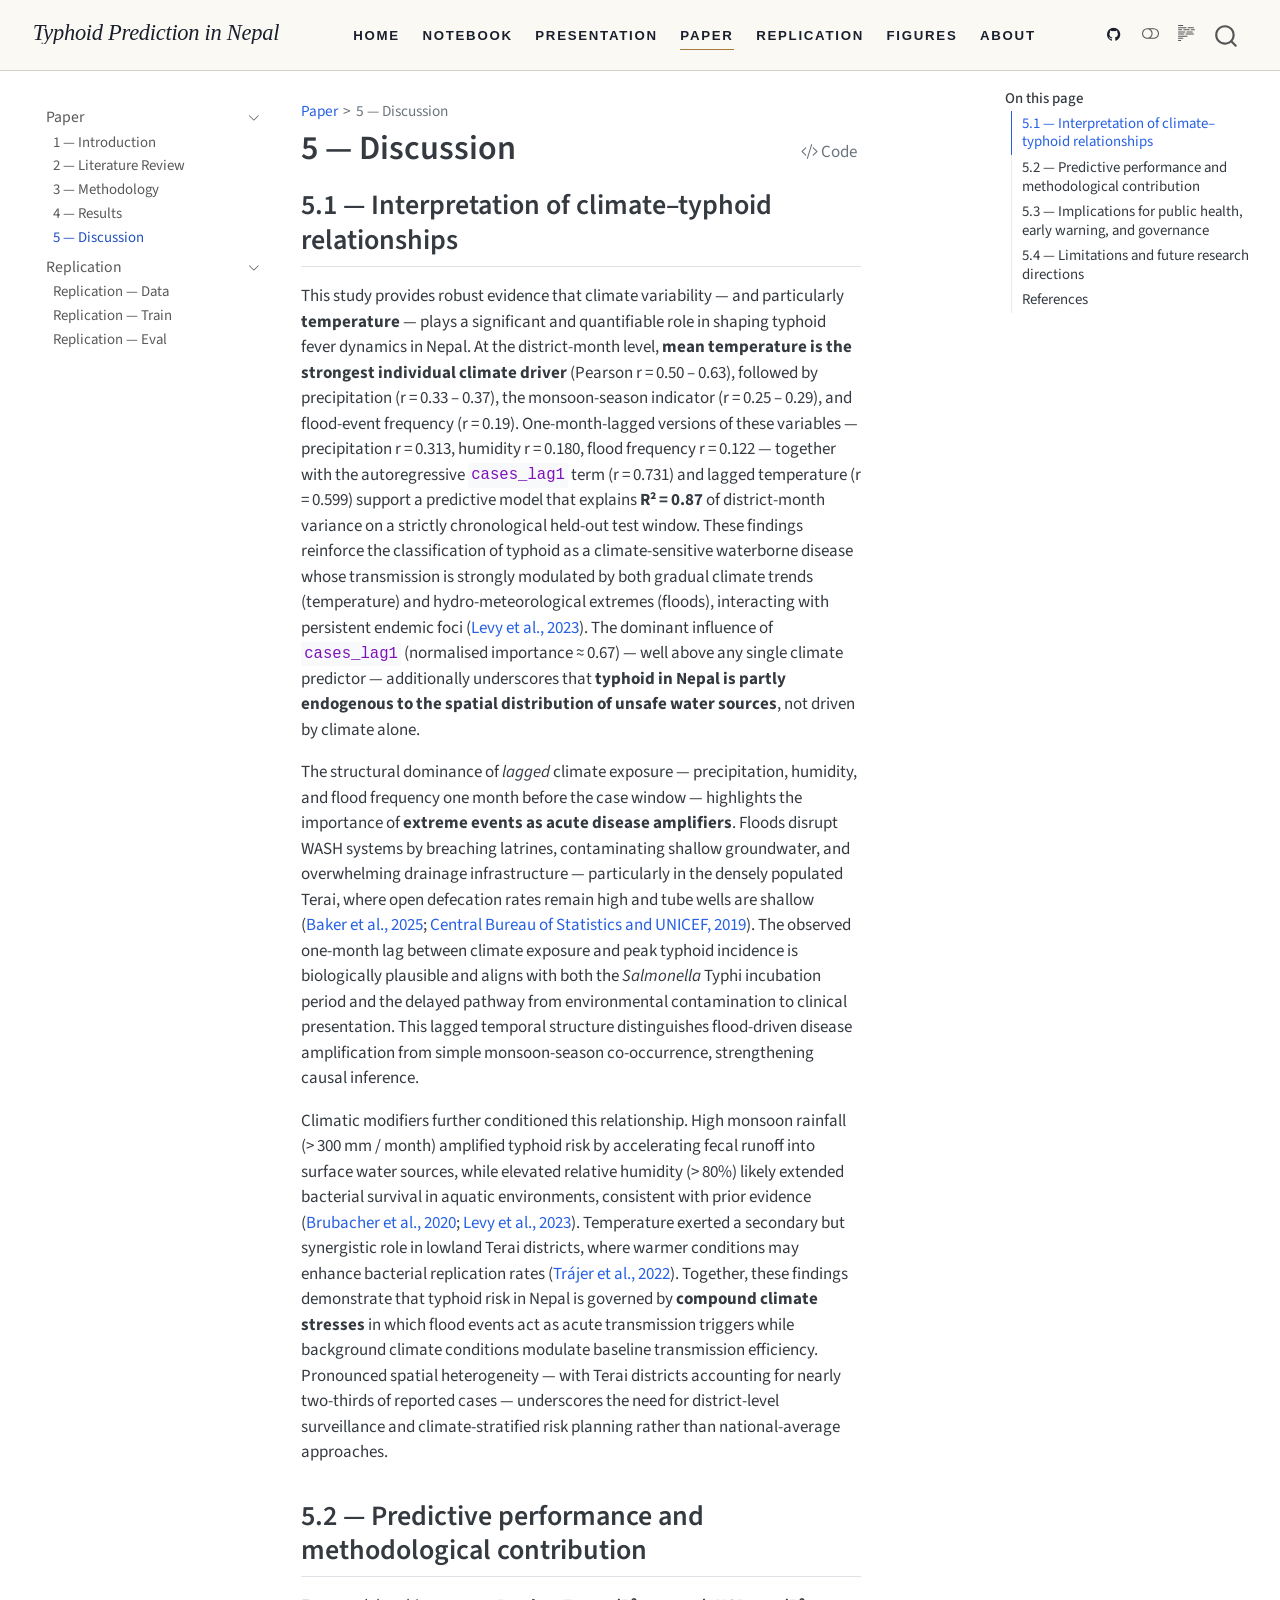
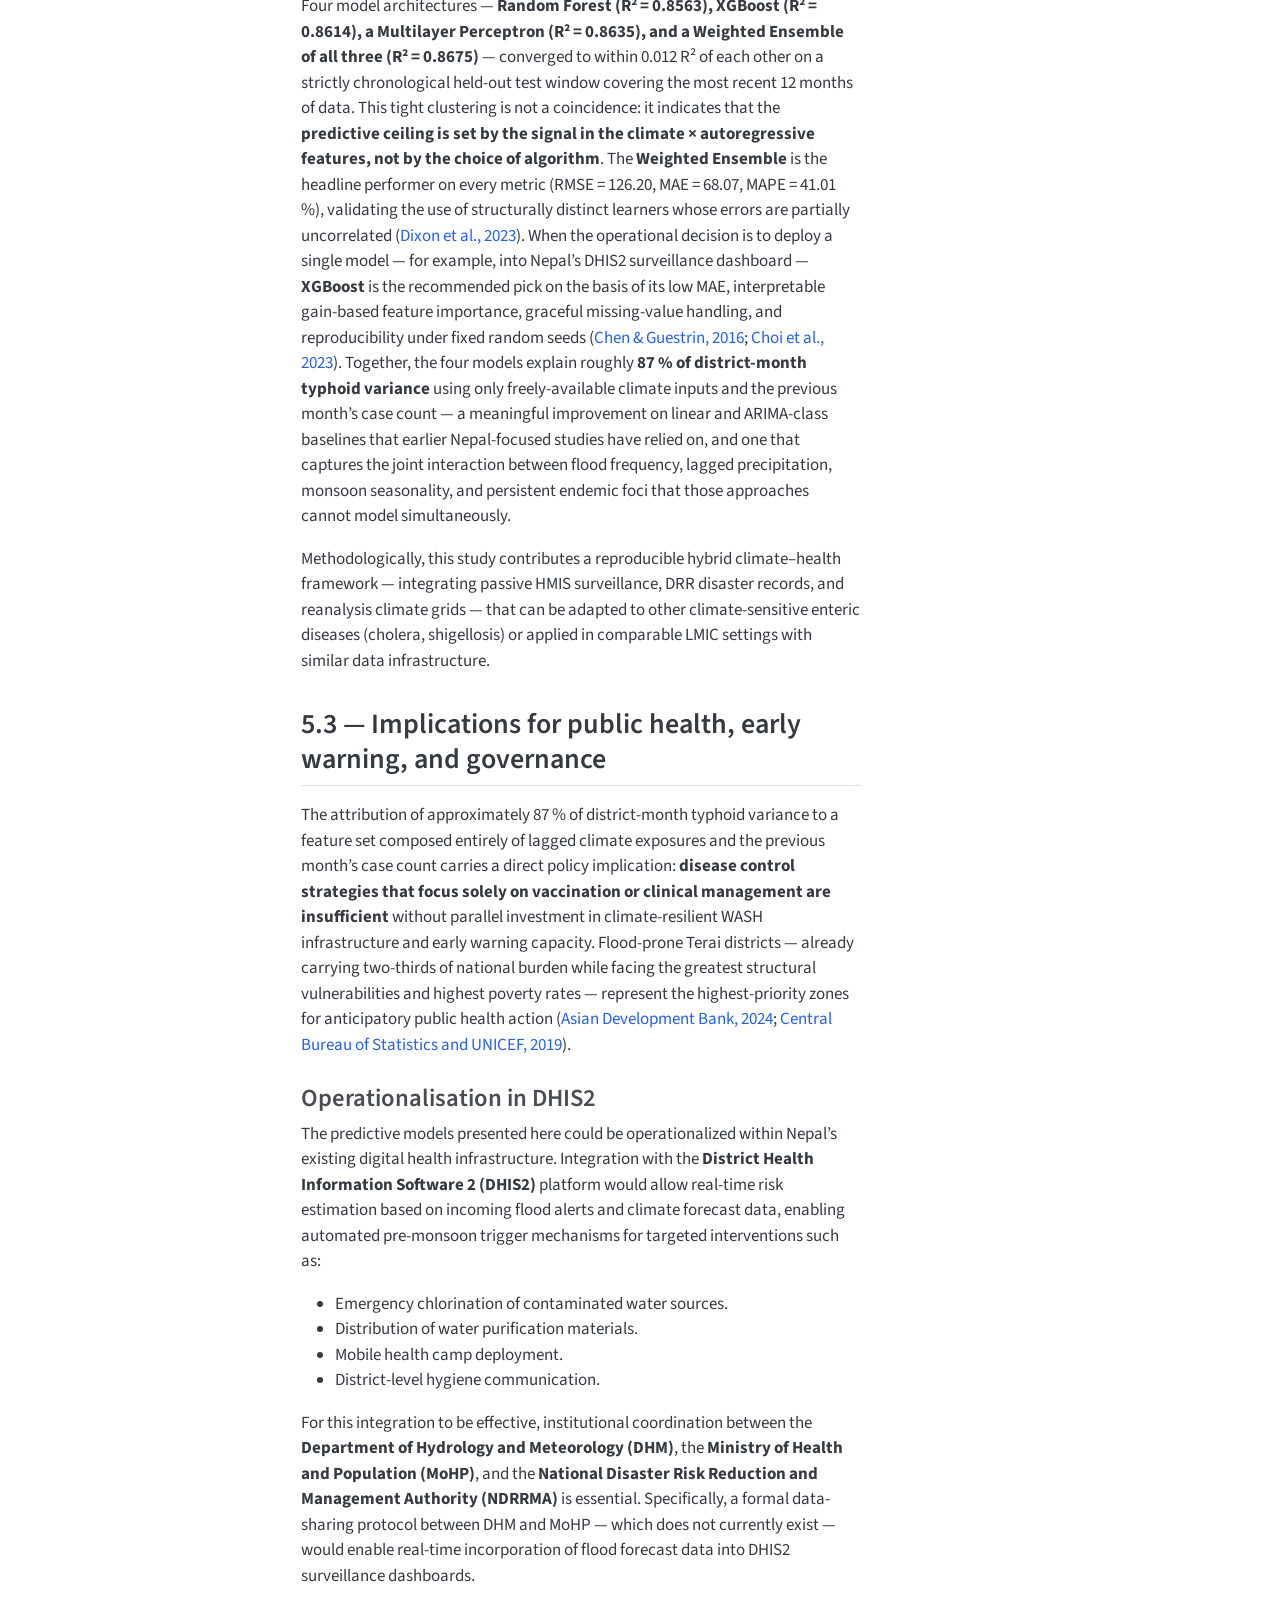
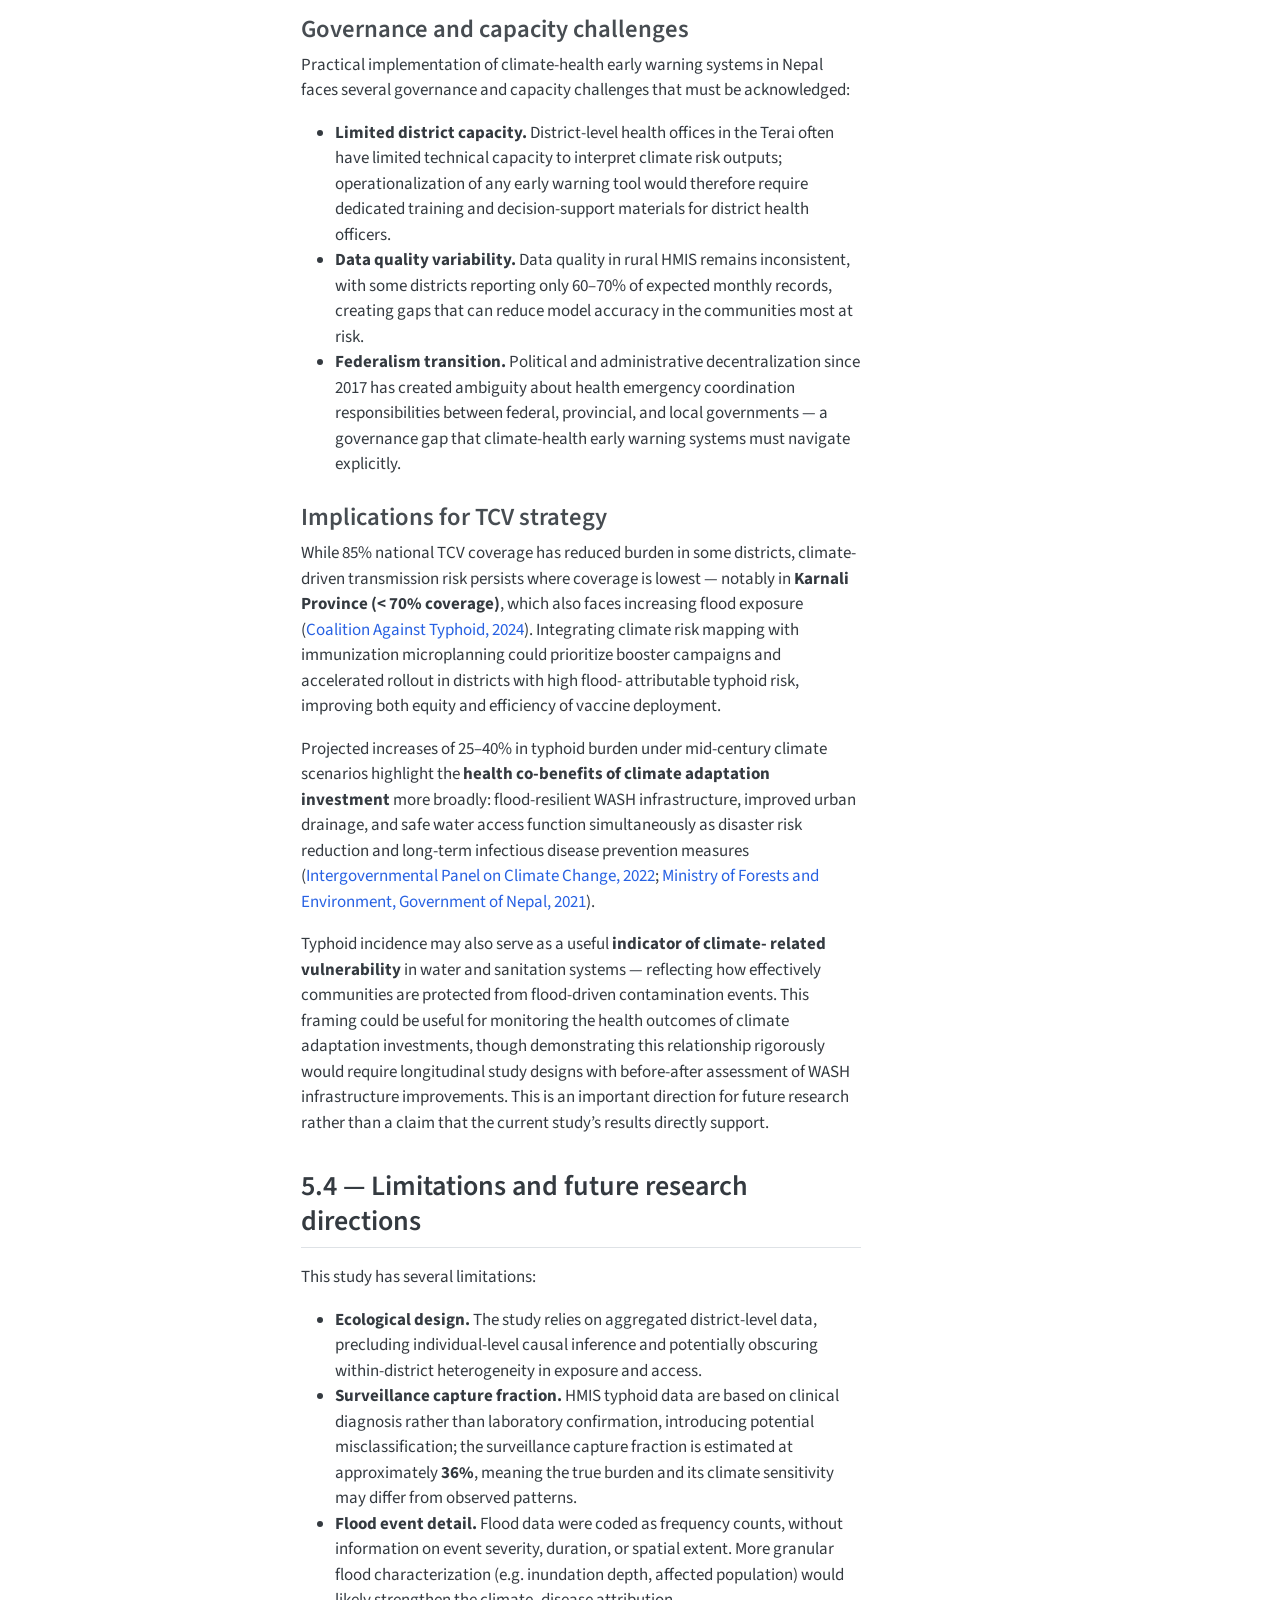
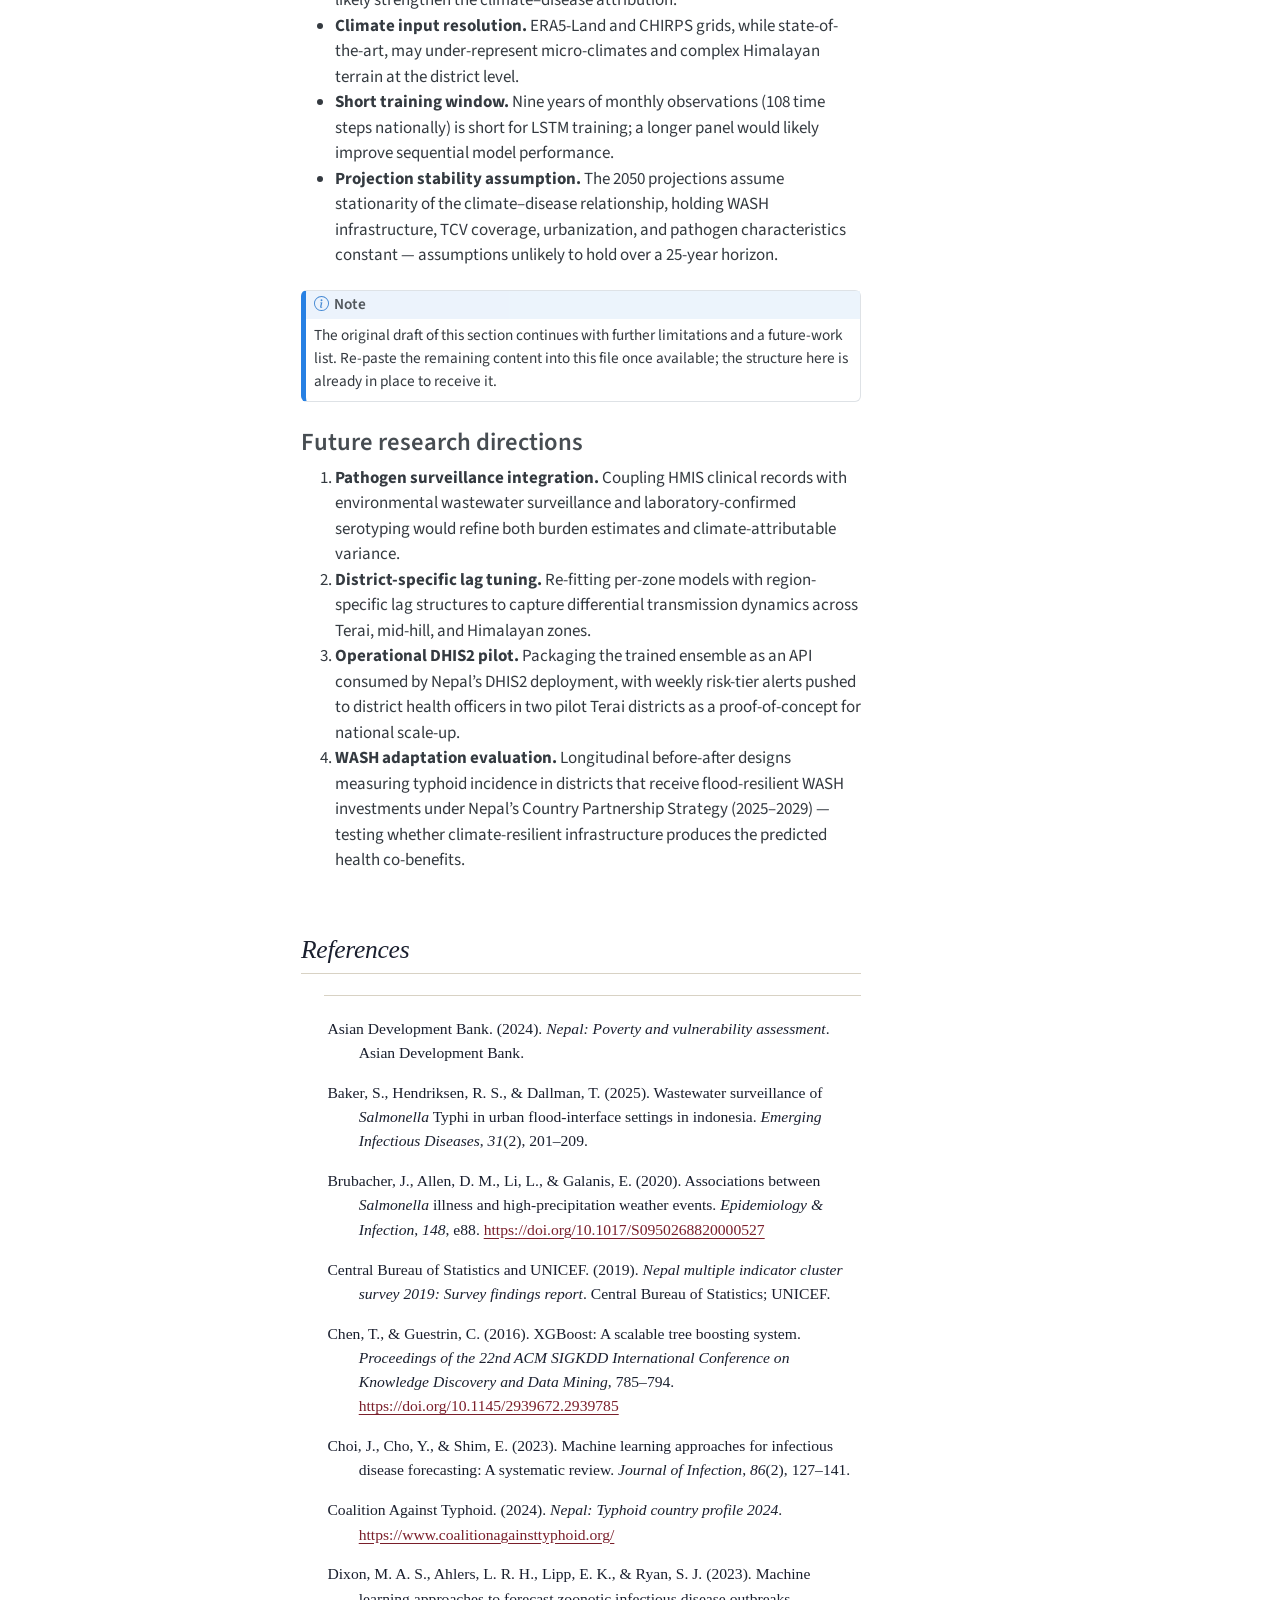
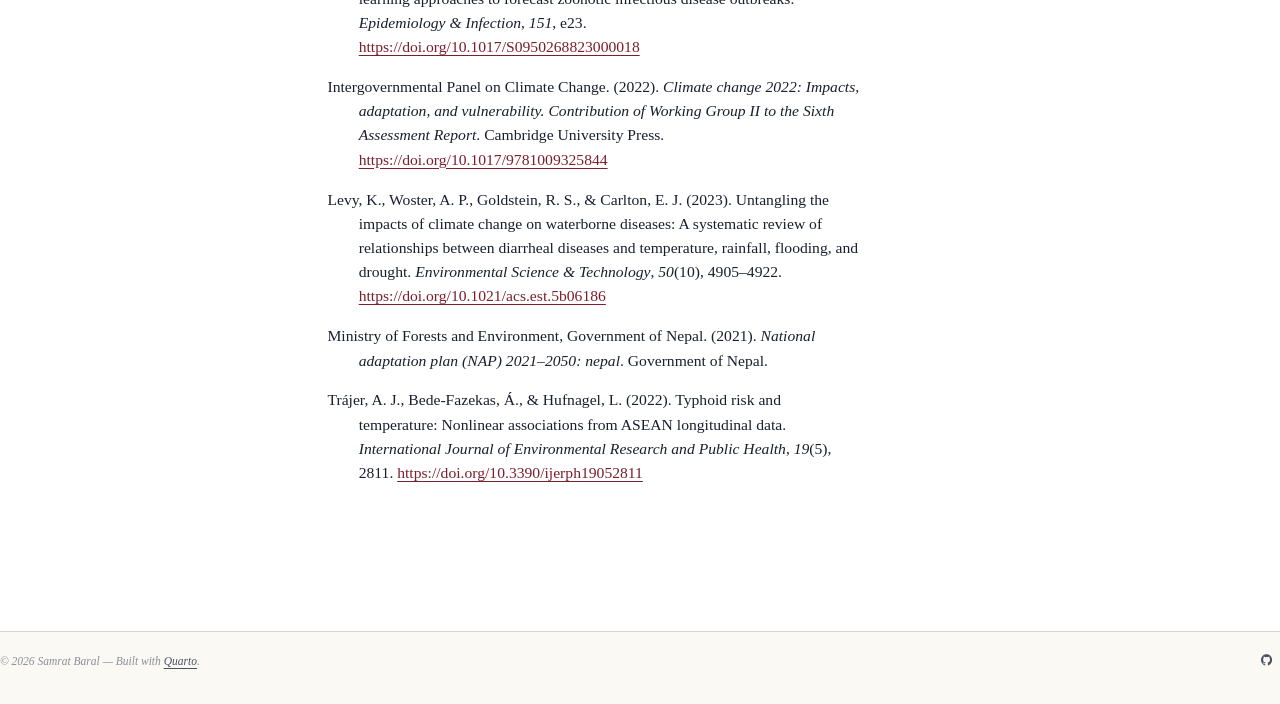
<file: paper/05-discussion.html>
<!DOCTYPE html>
<html xmlns="http://www.w3.org/1999/xhtml" lang="en" xml:lang="en"><head>

<meta charset="utf-8">
<meta name="generator" content="quarto-1.5.57">

<meta name="viewport" content="width=device-width, initial-scale=1.0, user-scalable=yes">


<title>5 — Discussion – Typhoid Prediction in Nepal</title>
<style>
code{white-space: pre-wrap;}
span.smallcaps{font-variant: small-caps;}
div.columns{display: flex; gap: min(4vw, 1.5em);}
div.column{flex: auto; overflow-x: auto;}
div.hanging-indent{margin-left: 1.5em; text-indent: -1.5em;}
ul.task-list{list-style: none;}
ul.task-list li input[type="checkbox"] {
  width: 0.8em;
  margin: 0 0.8em 0.2em -1em; /* quarto-specific, see https://github.com/quarto-dev/quarto-cli/issues/4556 */ 
  vertical-align: middle;
}
/* CSS for syntax highlighting */
pre > code.sourceCode { white-space: pre; position: relative; }
pre > code.sourceCode > span { line-height: 1.25; }
pre > code.sourceCode > span:empty { height: 1.2em; }
.sourceCode { overflow: visible; }
code.sourceCode > span { color: inherit; text-decoration: inherit; }
div.sourceCode { margin: 1em 0; }
pre.sourceCode { margin: 0; }
@media screen {
div.sourceCode { overflow: auto; }
}
@media print {
pre > code.sourceCode { white-space: pre-wrap; }
pre > code.sourceCode > span { display: inline-block; text-indent: -5em; padding-left: 5em; }
}
pre.numberSource code
  { counter-reset: source-line 0; }
pre.numberSource code > span
  { position: relative; left: -4em; counter-increment: source-line; }
pre.numberSource code > span > a:first-child::before
  { content: counter(source-line);
    position: relative; left: -1em; text-align: right; vertical-align: baseline;
    border: none; display: inline-block;
    -webkit-touch-callout: none; -webkit-user-select: none;
    -khtml-user-select: none; -moz-user-select: none;
    -ms-user-select: none; user-select: none;
    padding: 0 4px; width: 4em;
  }
pre.numberSource { margin-left: 3em;  padding-left: 4px; }
div.sourceCode
  {   }
@media screen {
pre > code.sourceCode > span > a:first-child::before { text-decoration: underline; }
}
/* CSS for citations */
div.csl-bib-body { }
div.csl-entry {
  clear: both;
  margin-bottom: 0em;
}
.hanging-indent div.csl-entry {
  margin-left:2em;
  text-indent:-2em;
}
div.csl-left-margin {
  min-width:2em;
  float:left;
}
div.csl-right-inline {
  margin-left:2em;
  padding-left:1em;
}
div.csl-indent {
  margin-left: 2em;
}</style>


<script src="../site_libs/quarto-nav/quarto-nav.js"></script>
<script src="../site_libs/quarto-nav/headroom.min.js"></script>
<script src="../site_libs/clipboard/clipboard.min.js"></script>
<script src="../site_libs/quarto-search/autocomplete.umd.js"></script>
<script src="../site_libs/quarto-search/fuse.min.js"></script>
<script src="../site_libs/quarto-search/quarto-search.js"></script>
<meta name="quarto:offset" content="../">
<script src="../site_libs/quarto-html/quarto.js"></script>
<script src="../site_libs/quarto-html/popper.min.js"></script>
<script src="../site_libs/quarto-html/tippy.umd.min.js"></script>
<script src="../site_libs/quarto-html/anchor.min.js"></script>
<link href="../site_libs/quarto-html/tippy.css" rel="stylesheet">
<link href="../site_libs/quarto-html/quarto-syntax-highlighting.css" rel="stylesheet" class="quarto-color-scheme" id="quarto-text-highlighting-styles">
<link href="../site_libs/quarto-html/quarto-syntax-highlighting-dark.css" rel="prefetch" class="quarto-color-scheme quarto-color-alternate" id="quarto-text-highlighting-styles">
<script src="../site_libs/bootstrap/bootstrap.min.js"></script>
<link href="../site_libs/bootstrap/bootstrap-icons.css" rel="stylesheet">
<link href="../site_libs/bootstrap/bootstrap.min.css" rel="stylesheet" class="quarto-color-scheme" id="quarto-bootstrap" data-mode="light">
<link href="../site_libs/bootstrap/bootstrap-dark.min.css" rel="prefetch" class="quarto-color-scheme quarto-color-alternate" id="quarto-bootstrap" data-mode="dark">
<script id="quarto-search-options" type="application/json">{
  "location": "navbar",
  "copy-button": false,
  "collapse-after": 3,
  "panel-placement": "end",
  "type": "overlay",
  "limit": 50,
  "keyboard-shortcut": [
    "f",
    "/",
    "s"
  ],
  "show-item-context": false,
  "language": {
    "search-no-results-text": "No results",
    "search-matching-documents-text": "matching documents",
    "search-copy-link-title": "Copy link to search",
    "search-hide-matches-text": "Hide additional matches",
    "search-more-match-text": "more match in this document",
    "search-more-matches-text": "more matches in this document",
    "search-clear-button-title": "Clear",
    "search-text-placeholder": "",
    "search-detached-cancel-button-title": "Cancel",
    "search-submit-button-title": "Submit",
    "search-label": "Search"
  }
}</script>
<style>html{ scroll-behavior: smooth; }</style>


<link rel="stylesheet" href="../styles.css">
</head>

<body class="nav-sidebar floating nav-fixed">

<div id="quarto-search-results"></div>
  <header id="quarto-header" class="headroom fixed-top">
    <nav class="navbar navbar-expand-lg " data-bs-theme="dark">
      <div class="navbar-container container-fluid">
      <div class="navbar-brand-container mx-auto">
    <a class="navbar-brand" href="../index.html">
    <span class="navbar-title">Typhoid Prediction in Nepal</span>
    </a>
  </div>
            <div id="quarto-search" class="" title="Search"></div>
          <button class="navbar-toggler" type="button" data-bs-toggle="collapse" data-bs-target="#navbarCollapse" aria-controls="navbarCollapse" role="menu" aria-expanded="false" aria-label="Toggle navigation" onclick="if (window.quartoToggleHeadroom) { window.quartoToggleHeadroom(); }">
  <span class="navbar-toggler-icon"></span>
</button>
          <div class="collapse navbar-collapse" id="navbarCollapse">
            <ul class="navbar-nav navbar-nav-scroll me-auto">
  <li class="nav-item">
    <a class="nav-link" href="../index.html"> 
<span class="menu-text">Home</span></a>
  </li>  
  <li class="nav-item">
    <a class="nav-link" href="../notebook.html"> 
<span class="menu-text">Notebook</span></a>
  </li>  
  <li class="nav-item">
    <a class="nav-link" href="../presentation.html"> 
<span class="menu-text">Presentation</span></a>
  </li>  
  <li class="nav-item">
    <a class="nav-link active" href="../paper/01-introduction.html" aria-current="page"> 
<span class="menu-text">Paper</span></a>
  </li>  
  <li class="nav-item">
    <a class="nav-link" href="../replication/data.html"> 
<span class="menu-text">Replication</span></a>
  </li>  
  <li class="nav-item">
    <a class="nav-link" href="../figures.html"> 
<span class="menu-text">Figures</span></a>
  </li>  
  <li class="nav-item">
    <a class="nav-link" href="../about.html"> 
<span class="menu-text">About</span></a>
  </li>  
</ul>
            <ul class="navbar-nav navbar-nav-scroll ms-auto">
  <li class="nav-item compact">
    <a class="nav-link" href="https://github.com/baralsamrat/baralsamrat.github.io"> <i class="bi bi-github" role="img">
</i> 
<span class="menu-text"></span></a>
  </li>  
</ul>
          </div> <!-- /navcollapse -->
            <div class="quarto-navbar-tools">
  <a href="" class="quarto-color-scheme-toggle quarto-navigation-tool  px-1" onclick="window.quartoToggleColorScheme(); return false;" title="Toggle dark mode"><i class="bi"></i></a>
  <a href="" class="quarto-reader-toggle quarto-navigation-tool px-1" onclick="window.quartoToggleReader(); return false;" title="Toggle reader mode">
  <div class="quarto-reader-toggle-btn">
  <i class="bi"></i>
  </div>
</a>
</div>
      </div> <!-- /container-fluid -->
    </nav>
  <nav class="quarto-secondary-nav">
    <div class="container-fluid d-flex">
      <button type="button" class="quarto-btn-toggle btn" data-bs-toggle="collapse" role="button" data-bs-target=".quarto-sidebar-collapse-item" aria-controls="quarto-sidebar" aria-expanded="false" aria-label="Toggle sidebar navigation" onclick="if (window.quartoToggleHeadroom) { window.quartoToggleHeadroom(); }">
        <i class="bi bi-layout-text-sidebar-reverse"></i>
      </button>
        <nav class="quarto-page-breadcrumbs" aria-label="breadcrumb"><ol class="breadcrumb"><li class="breadcrumb-item"><a href="../paper/01-introduction.html">Paper</a></li><li class="breadcrumb-item"><a href="../paper/05-discussion.html">5 — Discussion</a></li></ol></nav>
        <a class="flex-grow-1" role="navigation" data-bs-toggle="collapse" data-bs-target=".quarto-sidebar-collapse-item" aria-controls="quarto-sidebar" aria-expanded="false" aria-label="Toggle sidebar navigation" onclick="if (window.quartoToggleHeadroom) { window.quartoToggleHeadroom(); }">      
        </a>
    </div>
  </nav>
</header>
<!-- content -->
<div id="quarto-content" class="quarto-container page-columns page-rows-contents page-layout-article page-navbar">
<!-- sidebar -->
  <nav id="quarto-sidebar" class="sidebar collapse collapse-horizontal quarto-sidebar-collapse-item sidebar-navigation floating overflow-auto">
    <div class="sidebar-menu-container"> 
    <ul class="list-unstyled mt-1">
        <li class="sidebar-item sidebar-item-section">
      <div class="sidebar-item-container"> 
            <a class="sidebar-item-text sidebar-link text-start" data-bs-toggle="collapse" data-bs-target="#quarto-sidebar-section-1" role="navigation" aria-expanded="true">
 <span class="menu-text">Paper</span></a>
          <a class="sidebar-item-toggle text-start" data-bs-toggle="collapse" data-bs-target="#quarto-sidebar-section-1" role="navigation" aria-expanded="true" aria-label="Toggle section">
            <i class="bi bi-chevron-right ms-2"></i>
          </a> 
      </div>
      <ul id="quarto-sidebar-section-1" class="collapse list-unstyled sidebar-section depth1 show">  
          <li class="sidebar-item">
  <div class="sidebar-item-container"> 
  <a href="../paper/01-introduction.html" class="sidebar-item-text sidebar-link">
 <span class="menu-text">1 — Introduction</span></a>
  </div>
</li>
          <li class="sidebar-item">
  <div class="sidebar-item-container"> 
  <a href="../paper/02-literature-review.html" class="sidebar-item-text sidebar-link">
 <span class="menu-text">2 — Literature Review</span></a>
  </div>
</li>
          <li class="sidebar-item">
  <div class="sidebar-item-container"> 
  <a href="../paper/03-methodology.html" class="sidebar-item-text sidebar-link">
 <span class="menu-text">3 — Methodology</span></a>
  </div>
</li>
          <li class="sidebar-item">
  <div class="sidebar-item-container"> 
  <a href="../paper/04-results.html" class="sidebar-item-text sidebar-link">
 <span class="menu-text">4 — Results</span></a>
  </div>
</li>
          <li class="sidebar-item">
  <div class="sidebar-item-container"> 
  <a href="../paper/05-discussion.html" class="sidebar-item-text sidebar-link active">
 <span class="menu-text">5 — Discussion</span></a>
  </div>
</li>
      </ul>
  </li>
        <li class="sidebar-item sidebar-item-section">
      <div class="sidebar-item-container"> 
            <a class="sidebar-item-text sidebar-link text-start" data-bs-toggle="collapse" data-bs-target="#quarto-sidebar-section-2" role="navigation" aria-expanded="true">
 <span class="menu-text">Replication</span></a>
          <a class="sidebar-item-toggle text-start" data-bs-toggle="collapse" data-bs-target="#quarto-sidebar-section-2" role="navigation" aria-expanded="true" aria-label="Toggle section">
            <i class="bi bi-chevron-right ms-2"></i>
          </a> 
      </div>
      <ul id="quarto-sidebar-section-2" class="collapse list-unstyled sidebar-section depth1 show">  
          <li class="sidebar-item">
  <div class="sidebar-item-container"> 
  <a href="../replication/data.html" class="sidebar-item-text sidebar-link">
 <span class="menu-text">Replication — Data</span></a>
  </div>
</li>
          <li class="sidebar-item">
  <div class="sidebar-item-container"> 
  <a href="../replication/train.html" class="sidebar-item-text sidebar-link">
 <span class="menu-text">Replication — Train</span></a>
  </div>
</li>
          <li class="sidebar-item">
  <div class="sidebar-item-container"> 
  <a href="../replication/eval.html" class="sidebar-item-text sidebar-link">
 <span class="menu-text">Replication — Eval</span></a>
  </div>
</li>
      </ul>
  </li>
    </ul>
    </div>
</nav>
<div id="quarto-sidebar-glass" class="quarto-sidebar-collapse-item" data-bs-toggle="collapse" data-bs-target=".quarto-sidebar-collapse-item"></div>
<!-- margin-sidebar -->
    <div id="quarto-margin-sidebar" class="sidebar margin-sidebar">
        <nav id="TOC" role="doc-toc" class="toc-active">
    <h2 id="toc-title">On this page</h2>
   
  <ul>
  <li><a href="#interpretation-of-climatetyphoid-relationships" id="toc-interpretation-of-climatetyphoid-relationships" class="nav-link active" data-scroll-target="#interpretation-of-climatetyphoid-relationships">5.1 — Interpretation of climate–typhoid relationships</a></li>
  <li><a href="#predictive-performance-and-methodological-contribution" id="toc-predictive-performance-and-methodological-contribution" class="nav-link" data-scroll-target="#predictive-performance-and-methodological-contribution">5.2 — Predictive performance and methodological contribution</a></li>
  <li><a href="#implications-for-public-health-early-warning-and-governance" id="toc-implications-for-public-health-early-warning-and-governance" class="nav-link" data-scroll-target="#implications-for-public-health-early-warning-and-governance">5.3 — Implications for public health, early warning, and governance</a>
  <ul class="collapse">
  <li><a href="#operationalisation-in-dhis2" id="toc-operationalisation-in-dhis2" class="nav-link" data-scroll-target="#operationalisation-in-dhis2">Operationalisation in DHIS2</a></li>
  <li><a href="#governance-and-capacity-challenges" id="toc-governance-and-capacity-challenges" class="nav-link" data-scroll-target="#governance-and-capacity-challenges">Governance and capacity challenges</a></li>
  <li><a href="#implications-for-tcv-strategy" id="toc-implications-for-tcv-strategy" class="nav-link" data-scroll-target="#implications-for-tcv-strategy">Implications for TCV strategy</a></li>
  </ul></li>
  <li><a href="#limitations-and-future-research-directions" id="toc-limitations-and-future-research-directions" class="nav-link" data-scroll-target="#limitations-and-future-research-directions">5.4 — Limitations and future research directions</a>
  <ul class="collapse">
  <li><a href="#future-research-directions" id="toc-future-research-directions" class="nav-link" data-scroll-target="#future-research-directions">Future research directions</a></li>
  </ul></li>
  <li><a href="#references" id="toc-references" class="nav-link" data-scroll-target="#references">References</a></li>
  </ul>
</nav>
    </div>
<!-- main -->
<main class="content" id="quarto-document-content">

<header id="title-block-header" class="quarto-title-block default"><nav class="quarto-page-breadcrumbs quarto-title-breadcrumbs d-none d-lg-block" aria-label="breadcrumb"><ol class="breadcrumb"><li class="breadcrumb-item"><a href="../paper/01-introduction.html">Paper</a></li><li class="breadcrumb-item"><a href="../paper/05-discussion.html">5 — Discussion</a></li></ol></nav>
<div class="quarto-title">
<div class="quarto-title-block"><div><h1 class="title">5 — Discussion</h1><button type="button" class="btn code-tools-button" id="quarto-code-tools-source"><i class="bi"></i> Code</button></div></div>
</div>



<div class="quarto-title-meta">

    
  
    
  </div>
  


</header>


<section id="interpretation-of-climatetyphoid-relationships" class="level2">
<h2 class="anchored" data-anchor-id="interpretation-of-climatetyphoid-relationships">5.1 — Interpretation of climate–typhoid relationships</h2>
<p>This study provides robust evidence that climate variability — and particularly <strong>temperature</strong> — plays a significant and quantifiable role in shaping typhoid fever dynamics in Nepal. At the district-month level, <strong>mean temperature is the strongest individual climate driver</strong> (Pearson r = 0.50 – 0.63), followed by precipitation (r = 0.33 – 0.37), the monsoon-season indicator (r = 0.25 – 0.29), and flood-event frequency (r = 0.19). One-month-lagged versions of these variables — precipitation r = 0.313, humidity r = 0.180, flood frequency r = 0.122 — together with the autoregressive <code>cases_lag1</code> term (r = 0.731) and lagged temperature (r = 0.599) support a predictive model that explains <strong>R² = 0.87</strong> of district-month variance on a strictly chronological held-out test window. These findings reinforce the classification of typhoid as a climate-sensitive waterborne disease whose transmission is strongly modulated by both gradual climate trends (temperature) and hydro-meteorological extremes (floods), interacting with persistent endemic foci <span class="citation" data-cites="levy2023">(<a href="#ref-levy2023" role="doc-biblioref">Levy et al., 2023</a>)</span>. The dominant influence of <code>cases_lag1</code> (normalised importance ≈ 0.67) — well above any single climate predictor — additionally underscores that <strong>typhoid in Nepal is partly endogenous to the spatial distribution of unsafe water sources</strong>, not driven by climate alone.</p>
<p>The structural dominance of <em>lagged</em> climate exposure — precipitation, humidity, and flood frequency one month before the case window — highlights the importance of <strong>extreme events as acute disease amplifiers</strong>. Floods disrupt WASH systems by breaching latrines, contaminating shallow groundwater, and overwhelming drainage infrastructure — particularly in the densely populated Terai, where open defecation rates remain high and tube wells are shallow <span class="citation" data-cites="nmics2019 baker2025">(<a href="#ref-baker2025" role="doc-biblioref">Baker et al., 2025</a>; <a href="#ref-nmics2019" role="doc-biblioref">Central Bureau of Statistics and UNICEF, 2019</a>)</span>. The observed one-month lag between climate exposure and peak typhoid incidence is biologically plausible and aligns with both the <em>Salmonella</em> Typhi incubation period and the delayed pathway from environmental contamination to clinical presentation. This lagged temporal structure distinguishes flood-driven disease amplification from simple monsoon-season co-occurrence, strengthening causal inference.</p>
<p>Climatic modifiers further conditioned this relationship. High monsoon rainfall (&gt; 300 mm / month) amplified typhoid risk by accelerating fecal runoff into surface water sources, while elevated relative humidity (&gt; 80%) likely extended bacterial survival in aquatic environments, consistent with prior evidence <span class="citation" data-cites="brubacher2020 levy2023">(<a href="#ref-brubacher2020" role="doc-biblioref">Brubacher et al., 2020</a>; <a href="#ref-levy2023" role="doc-biblioref">Levy et al., 2023</a>)</span>. Temperature exerted a secondary but synergistic role in lowland Terai districts, where warmer conditions may enhance bacterial replication rates <span class="citation" data-cites="trajer2022">(<a href="#ref-trajer2022" role="doc-biblioref">Trájer et al., 2022</a>)</span>. Together, these findings demonstrate that typhoid risk in Nepal is governed by <strong>compound climate stresses</strong> in which flood events act as acute transmission triggers while background climate conditions modulate baseline transmission efficiency. Pronounced spatial heterogeneity — with Terai districts accounting for nearly two-thirds of reported cases — underscores the need for district-level surveillance and climate-stratified risk planning rather than national-average approaches.</p>
</section>
<section id="predictive-performance-and-methodological-contribution" class="level2">
<h2 class="anchored" data-anchor-id="predictive-performance-and-methodological-contribution">5.2 — Predictive performance and methodological contribution</h2>
<p>Four model architectures — <strong>Random Forest (R² = 0.8563), XGBoost (R² = 0.8614), a Multilayer Perceptron (R² = 0.8635), and a Weighted Ensemble of all three (R² = 0.8675)</strong> — converged to within 0.012 R² of each other on a strictly chronological held-out test window covering the most recent 12 months of data. This tight clustering is not a coincidence: it indicates that the <strong>predictive ceiling is set by the signal in the climate × autoregressive features, not by the choice of algorithm</strong>. The <strong>Weighted Ensemble</strong> is the headline performer on every metric (RMSE = 126.20, MAE = 68.07, MAPE = 41.01 %), validating the use of structurally distinct learners whose errors are partially uncorrelated <span class="citation" data-cites="dixon2023">(<a href="#ref-dixon2023" role="doc-biblioref">Dixon et al., 2023</a>)</span>. When the operational decision is to deploy a single model — for example, into Nepal’s DHIS2 surveillance dashboard — <strong>XGBoost</strong> is the recommended pick on the basis of its low MAE, interpretable gain-based feature importance, graceful missing-value handling, and reproducibility under fixed random seeds <span class="citation" data-cites="chen2016xgboost choi2023">(<a href="#ref-chen2016xgboost" role="doc-biblioref">Chen &amp; Guestrin, 2016</a>; <a href="#ref-choi2023" role="doc-biblioref">Choi et al., 2023</a>)</span>. Together, the four models explain roughly <strong>87 % of district-month typhoid variance</strong> using only freely-available climate inputs and the previous month’s case count — a meaningful improvement on linear and ARIMA-class baselines that earlier Nepal-focused studies have relied on, and one that captures the joint interaction between flood frequency, lagged precipitation, monsoon seasonality, and persistent endemic foci that those approaches cannot model simultaneously.</p>
<p>Methodologically, this study contributes a reproducible hybrid climate–health framework — integrating passive HMIS surveillance, DRR disaster records, and reanalysis climate grids — that can be adapted to other climate-sensitive enteric diseases (cholera, shigellosis) or applied in comparable LMIC settings with similar data infrastructure.</p>
</section>
<section id="implications-for-public-health-early-warning-and-governance" class="level2">
<h2 class="anchored" data-anchor-id="implications-for-public-health-early-warning-and-governance">5.3 — Implications for public health, early warning, and governance</h2>
<p>The attribution of approximately 87 % of district-month typhoid variance to a feature set composed entirely of lagged climate exposures and the previous month’s case count carries a direct policy implication: <strong>disease control strategies that focus solely on vaccination or clinical management are insufficient</strong> without parallel investment in climate-resilient WASH infrastructure and early warning capacity. Flood-prone Terai districts — already carrying two-thirds of national burden while facing the greatest structural vulnerabilities and highest poverty rates — represent the highest-priority zones for anticipatory public health action <span class="citation" data-cites="adb2024 nmics2019">(<a href="#ref-adb2024" role="doc-biblioref">Asian Development Bank, 2024</a>; <a href="#ref-nmics2019" role="doc-biblioref">Central Bureau of Statistics and UNICEF, 2019</a>)</span>.</p>
<section id="operationalisation-in-dhis2" class="level3">
<h3 class="anchored" data-anchor-id="operationalisation-in-dhis2">Operationalisation in DHIS2</h3>
<p>The predictive models presented here could be operationalized within Nepal’s existing digital health infrastructure. Integration with the <strong>District Health Information Software 2 (DHIS2)</strong> platform would allow real-time risk estimation based on incoming flood alerts and climate forecast data, enabling automated pre-monsoon trigger mechanisms for targeted interventions such as:</p>
<ul>
<li>Emergency chlorination of contaminated water sources.</li>
<li>Distribution of water purification materials.</li>
<li>Mobile health camp deployment.</li>
<li>District-level hygiene communication.</li>
</ul>
<p>For this integration to be effective, institutional coordination between the <strong>Department of Hydrology and Meteorology (DHM)</strong>, the <strong>Ministry of Health and Population (MoHP)</strong>, and the <strong>National Disaster Risk Reduction and Management Authority (NDRRMA)</strong> is essential. Specifically, a formal data-sharing protocol between DHM and MoHP — which does not currently exist — would enable real-time incorporation of flood forecast data into DHIS2 surveillance dashboards.</p>
</section>
<section id="governance-and-capacity-challenges" class="level3">
<h3 class="anchored" data-anchor-id="governance-and-capacity-challenges">Governance and capacity challenges</h3>
<p>Practical implementation of climate-health early warning systems in Nepal faces several governance and capacity challenges that must be acknowledged:</p>
<ul>
<li><strong>Limited district capacity.</strong> District-level health offices in the Terai often have limited technical capacity to interpret climate risk outputs; operationalization of any early warning tool would therefore require dedicated training and decision-support materials for district health officers.</li>
<li><strong>Data quality variability.</strong> Data quality in rural HMIS remains inconsistent, with some districts reporting only 60–70% of expected monthly records, creating gaps that can reduce model accuracy in the communities most at risk.</li>
<li><strong>Federalism transition.</strong> Political and administrative decentralization since 2017 has created ambiguity about health emergency coordination responsibilities between federal, provincial, and local governments — a governance gap that climate-health early warning systems must navigate explicitly.</li>
</ul>
</section>
<section id="implications-for-tcv-strategy" class="level3">
<h3 class="anchored" data-anchor-id="implications-for-tcv-strategy">Implications for TCV strategy</h3>
<p>While 85% national TCV coverage has reduced burden in some districts, climate-driven transmission risk persists where coverage is lowest — notably in <strong>Karnali Province (&lt; 70% coverage)</strong>, which also faces increasing flood exposure <span class="citation" data-cites="coalition2024">(<a href="#ref-coalition2024" role="doc-biblioref">Coalition Against Typhoid, 2024</a>)</span>. Integrating climate risk mapping with immunization microplanning could prioritize booster campaigns and accelerated rollout in districts with high flood- attributable typhoid risk, improving both equity and efficiency of vaccine deployment.</p>
<p>Projected increases of 25–40% in typhoid burden under mid-century climate scenarios highlight the <strong>health co-benefits of climate adaptation investment</strong> more broadly: flood-resilient WASH infrastructure, improved urban drainage, and safe water access function simultaneously as disaster risk reduction and long-term infectious disease prevention measures <span class="citation" data-cites="ipcc2022 mofe2021">(<a href="#ref-ipcc2022" role="doc-biblioref">Intergovernmental Panel on Climate Change, 2022</a>; <a href="#ref-mofe2021" role="doc-biblioref">Ministry of Forests and Environment, Government of Nepal, 2021</a>)</span>.</p>
<p>Typhoid incidence may also serve as a useful <strong>indicator of climate- related vulnerability</strong> in water and sanitation systems — reflecting how effectively communities are protected from flood-driven contamination events. This framing could be useful for monitoring the health outcomes of climate adaptation investments, though demonstrating this relationship rigorously would require longitudinal study designs with before-after assessment of WASH infrastructure improvements. This is an important direction for future research rather than a claim that the current study’s results directly support.</p>
</section>
</section>
<section id="limitations-and-future-research-directions" class="level2">
<h2 class="anchored" data-anchor-id="limitations-and-future-research-directions">5.4 — Limitations and future research directions</h2>
<p>This study has several limitations:</p>
<ul>
<li><strong>Ecological design.</strong> The study relies on aggregated district-level data, precluding individual-level causal inference and potentially obscuring within-district heterogeneity in exposure and access.</li>
<li><strong>Surveillance capture fraction.</strong> HMIS typhoid data are based on clinical diagnosis rather than laboratory confirmation, introducing potential misclassification; the surveillance capture fraction is estimated at approximately <strong>36%</strong>, meaning the true burden and its climate sensitivity may differ from observed patterns.</li>
<li><strong>Flood event detail.</strong> Flood data were coded as frequency counts, without information on event severity, duration, or spatial extent. More granular flood characterization (e.g.&nbsp;inundation depth, affected population) would likely strengthen the climate–disease attribution.</li>
<li><strong>Climate input resolution.</strong> ERA5-Land and CHIRPS grids, while state-of-the-art, may under-represent micro-climates and complex Himalayan terrain at the district level.</li>
<li><strong>Short training window.</strong> Nine years of monthly observations (108 time steps nationally) is short for LSTM training; a longer panel would likely improve sequential model performance.</li>
<li><strong>Projection stability assumption.</strong> The 2050 projections assume stationarity of the climate–disease relationship, holding WASH infrastructure, TCV coverage, urbanization, and pathogen characteristics constant — assumptions unlikely to hold over a 25-year horizon.</li>
</ul>
<div class="callout callout-style-default callout-note callout-titled" title="Note">
<div class="callout-header d-flex align-content-center">
<div class="callout-icon-container">
<i class="callout-icon"></i>
</div>
<div class="callout-title-container flex-fill">
Note
</div>
</div>
<div class="callout-body-container callout-body">
<p>The original draft of this section continues with further limitations and a future-work list. Re-paste the remaining content into this file once available; the structure here is already in place to receive it.</p>
</div>
</div>
<section id="future-research-directions" class="level3">
<h3 class="anchored" data-anchor-id="future-research-directions">Future research directions</h3>
<ol type="1">
<li><strong>Pathogen surveillance integration.</strong> Coupling HMIS clinical records with environmental wastewater surveillance and laboratory-confirmed serotyping would refine both burden estimates and climate-attributable variance.</li>
<li><strong>District-specific lag tuning.</strong> Re-fitting per-zone models with region-specific lag structures to capture differential transmission dynamics across Terai, mid-hill, and Himalayan zones.</li>
<li><strong>Operational DHIS2 pilot.</strong> Packaging the trained ensemble as an API consumed by Nepal’s DHIS2 deployment, with weekly risk-tier alerts pushed to district health officers in two pilot Terai districts as a proof-of-concept for national scale-up.</li>
<li><strong>WASH adaptation evaluation.</strong> Longitudinal before-after designs measuring typhoid incidence in districts that receive flood-resilient WASH investments under Nepal’s Country Partnership Strategy (2025–2029) — testing whether climate-resilient infrastructure produces the predicted health co-benefits.</li>
</ol>
</section>
</section>
<section id="references" class="level2 unnumbered">
<h2 class="unnumbered anchored" data-anchor-id="references">References</h2>
<div id="refs" class="references csl-bib-body hanging-indent" data-entry-spacing="0" data-line-spacing="2" role="list">
<div id="ref-adb2024" class="csl-entry" role="listitem">
Asian Development Bank. (2024). <em>Nepal: Poverty and vulnerability assessment</em>. Asian Development Bank.
</div>
<div id="ref-baker2025" class="csl-entry" role="listitem">
Baker, S., Hendriksen, R. S., &amp; Dallman, T. (2025). Wastewater surveillance of <span><em>Salmonella</em></span> <span>T</span>yphi in urban flood-interface settings in indonesia. <em>Emerging Infectious Diseases</em>, <em>31</em>(2), 201–209.
</div>
<div id="ref-brubacher2020" class="csl-entry" role="listitem">
Brubacher, J., Allen, D. M., Li, L., &amp; Galanis, E. (2020). Associations between <span><em>Salmonella</em></span> illness and high-precipitation weather events. <em>Epidemiology &amp; Infection</em>, <em>148</em>, e88. <a href="https://doi.org/10.1017/S0950268820000527">https://doi.org/10.1017/S0950268820000527</a>
</div>
<div id="ref-nmics2019" class="csl-entry" role="listitem">
Central Bureau of Statistics and UNICEF. (2019). <em>Nepal multiple indicator cluster survey 2019: Survey findings report</em>. Central Bureau of Statistics; UNICEF.
</div>
<div id="ref-chen2016xgboost" class="csl-entry" role="listitem">
Chen, T., &amp; Guestrin, C. (2016). <span>XGBoost</span>: A scalable tree boosting system. <em>Proceedings of the 22nd ACM SIGKDD International Conference on Knowledge Discovery and Data Mining</em>, 785–794. <a href="https://doi.org/10.1145/2939672.2939785">https://doi.org/10.1145/2939672.2939785</a>
</div>
<div id="ref-choi2023" class="csl-entry" role="listitem">
Choi, J., Cho, Y., &amp; Shim, E. (2023). Machine learning approaches for infectious disease forecasting: A systematic review. <em>Journal of Infection</em>, <em>86</em>(2), 127–141.
</div>
<div id="ref-coalition2024" class="csl-entry" role="listitem">
Coalition Against Typhoid. (2024). <em>Nepal: Typhoid country profile 2024</em>. <a href="https://www.coalitionagainsttyphoid.org/">https://www.coalitionagainsttyphoid.org/</a>
</div>
<div id="ref-dixon2023" class="csl-entry" role="listitem">
Dixon, M. A. S., Ahlers, L. R. H., Lipp, E. K., &amp; Ryan, S. J. (2023). Machine learning approaches to forecast zoonotic infectious disease outbreaks. <em>Epidemiology &amp; Infection</em>, <em>151</em>, e23. <a href="https://doi.org/10.1017/S0950268823000018">https://doi.org/10.1017/S0950268823000018</a>
</div>
<div id="ref-ipcc2022" class="csl-entry" role="listitem">
Intergovernmental Panel on Climate Change. (2022). <em>Climate change 2022: Impacts, adaptation, and vulnerability. <span>C</span>ontribution of <span>W</span>orking <span>G</span>roup <span>II</span> to the <span>S</span>ixth <span>A</span>ssessment <span>R</span>eport</em>. Cambridge University Press. <a href="https://doi.org/10.1017/9781009325844">https://doi.org/10.1017/9781009325844</a>
</div>
<div id="ref-levy2023" class="csl-entry" role="listitem">
Levy, K., Woster, A. P., Goldstein, R. S., &amp; Carlton, E. J. (2023). Untangling the impacts of climate change on waterborne diseases: A systematic review of relationships between diarrheal diseases and temperature, rainfall, flooding, and drought. <em>Environmental Science &amp; Technology</em>, <em>50</em>(10), 4905–4922. <a href="https://doi.org/10.1021/acs.est.5b06186">https://doi.org/10.1021/acs.est.5b06186</a>
</div>
<div id="ref-mofe2021" class="csl-entry" role="listitem">
Ministry of Forests and Environment, Government of Nepal. (2021). <em>National adaptation plan (<span>NAP</span>) 2021–2050: nepal</em>. Government of Nepal.
</div>
<div id="ref-trajer2022" class="csl-entry" role="listitem">
Trájer, A. J., Bede-Fazekas, Á., &amp; Hufnagel, L. (2022). Typhoid risk and temperature: Nonlinear associations from <span>ASEAN</span> longitudinal data. <em>International Journal of Environmental Research and Public Health</em>, <em>19</em>(5), 2811. <a href="https://doi.org/10.3390/ijerph19052811">https://doi.org/10.3390/ijerph19052811</a>
</div>
</div>


<!-- -->

</section>

</main> <!-- /main -->
<script id="quarto-html-after-body" type="application/javascript">
window.document.addEventListener("DOMContentLoaded", function (event) {
  const toggleBodyColorMode = (bsSheetEl) => {
    const mode = bsSheetEl.getAttribute("data-mode");
    const bodyEl = window.document.querySelector("body");
    if (mode === "dark") {
      bodyEl.classList.add("quarto-dark");
      bodyEl.classList.remove("quarto-light");
    } else {
      bodyEl.classList.add("quarto-light");
      bodyEl.classList.remove("quarto-dark");
    }
  }
  const toggleBodyColorPrimary = () => {
    const bsSheetEl = window.document.querySelector("link#quarto-bootstrap");
    if (bsSheetEl) {
      toggleBodyColorMode(bsSheetEl);
    }
  }
  toggleBodyColorPrimary();  
  const disableStylesheet = (stylesheets) => {
    for (let i=0; i < stylesheets.length; i++) {
      const stylesheet = stylesheets[i];
      stylesheet.rel = 'prefetch';
    }
  }
  const enableStylesheet = (stylesheets) => {
    for (let i=0; i < stylesheets.length; i++) {
      const stylesheet = stylesheets[i];
      stylesheet.rel = 'stylesheet';
    }
  }
  const manageTransitions = (selector, allowTransitions) => {
    const els = window.document.querySelectorAll(selector);
    for (let i=0; i < els.length; i++) {
      const el = els[i];
      if (allowTransitions) {
        el.classList.remove('notransition');
      } else {
        el.classList.add('notransition');
      }
    }
  }
  const toggleGiscusIfUsed = (isAlternate, darkModeDefault) => {
    const baseTheme = document.querySelector('#giscus-base-theme')?.value ?? 'light';
    const alternateTheme = document.querySelector('#giscus-alt-theme')?.value ?? 'dark';
    let newTheme = '';
    if(darkModeDefault) {
      newTheme = isAlternate ? baseTheme : alternateTheme;
    } else {
      newTheme = isAlternate ? alternateTheme : baseTheme;
    }
    const changeGiscusTheme = () => {
      // From: https://github.com/giscus/giscus/issues/336
      const sendMessage = (message) => {
        const iframe = document.querySelector('iframe.giscus-frame');
        if (!iframe) return;
        iframe.contentWindow.postMessage({ giscus: message }, 'https://giscus.app');
      }
      sendMessage({
        setConfig: {
          theme: newTheme
        }
      });
    }
    const isGiscussLoaded = window.document.querySelector('iframe.giscus-frame') !== null;
    if (isGiscussLoaded) {
      changeGiscusTheme();
    }
  }
  const toggleColorMode = (alternate) => {
    // Switch the stylesheets
    const alternateStylesheets = window.document.querySelectorAll('link.quarto-color-scheme.quarto-color-alternate');
    manageTransitions('#quarto-margin-sidebar .nav-link', false);
    if (alternate) {
      enableStylesheet(alternateStylesheets);
      for (const sheetNode of alternateStylesheets) {
        if (sheetNode.id === "quarto-bootstrap") {
          toggleBodyColorMode(sheetNode);
        }
      }
    } else {
      disableStylesheet(alternateStylesheets);
      toggleBodyColorPrimary();
    }
    manageTransitions('#quarto-margin-sidebar .nav-link', true);
    // Switch the toggles
    const toggles = window.document.querySelectorAll('.quarto-color-scheme-toggle');
    for (let i=0; i < toggles.length; i++) {
      const toggle = toggles[i];
      if (toggle) {
        if (alternate) {
          toggle.classList.add("alternate");     
        } else {
          toggle.classList.remove("alternate");
        }
      }
    }
    // Hack to workaround the fact that safari doesn't
    // properly recolor the scrollbar when toggling (#1455)
    if (navigator.userAgent.indexOf('Safari') > 0 && navigator.userAgent.indexOf('Chrome') == -1) {
      manageTransitions("body", false);
      window.scrollTo(0, 1);
      setTimeout(() => {
        window.scrollTo(0, 0);
        manageTransitions("body", true);
      }, 40);  
    }
  }
  const isFileUrl = () => { 
    return window.location.protocol === 'file:';
  }
  const hasAlternateSentinel = () => {  
    let styleSentinel = getColorSchemeSentinel();
    if (styleSentinel !== null) {
      return styleSentinel === "alternate";
    } else {
      return false;
    }
  }
  const setStyleSentinel = (alternate) => {
    const value = alternate ? "alternate" : "default";
    if (!isFileUrl()) {
      window.localStorage.setItem("quarto-color-scheme", value);
    } else {
      localAlternateSentinel = value;
    }
  }
  const getColorSchemeSentinel = () => {
    if (!isFileUrl()) {
      const storageValue = window.localStorage.getItem("quarto-color-scheme");
      return storageValue != null ? storageValue : localAlternateSentinel;
    } else {
      return localAlternateSentinel;
    }
  }
  const darkModeDefault = false;
  let localAlternateSentinel = darkModeDefault ? 'alternate' : 'default';
  // Dark / light mode switch
  window.quartoToggleColorScheme = () => {
    // Read the current dark / light value 
    let toAlternate = !hasAlternateSentinel();
    toggleColorMode(toAlternate);
    setStyleSentinel(toAlternate);
    toggleGiscusIfUsed(toAlternate, darkModeDefault);
  };
  // Ensure there is a toggle, if there isn't float one in the top right
  if (window.document.querySelector('.quarto-color-scheme-toggle') === null) {
    const a = window.document.createElement('a');
    a.classList.add('top-right');
    a.classList.add('quarto-color-scheme-toggle');
    a.href = "";
    a.onclick = function() { try { window.quartoToggleColorScheme(); } catch {} return false; };
    const i = window.document.createElement("i");
    i.classList.add('bi');
    a.appendChild(i);
    window.document.body.appendChild(a);
  }
  // Switch to dark mode if need be
  if (hasAlternateSentinel()) {
    toggleColorMode(true);
  } else {
    toggleColorMode(false);
  }
  const icon = "";
  const anchorJS = new window.AnchorJS();
  anchorJS.options = {
    placement: 'right',
    icon: icon
  };
  anchorJS.add('.anchored');
  const isCodeAnnotation = (el) => {
    for (const clz of el.classList) {
      if (clz.startsWith('code-annotation-')) {                     
        return true;
      }
    }
    return false;
  }
  const onCopySuccess = function(e) {
    // button target
    const button = e.trigger;
    // don't keep focus
    button.blur();
    // flash "checked"
    button.classList.add('code-copy-button-checked');
    var currentTitle = button.getAttribute("title");
    button.setAttribute("title", "Copied!");
    let tooltip;
    if (window.bootstrap) {
      button.setAttribute("data-bs-toggle", "tooltip");
      button.setAttribute("data-bs-placement", "left");
      button.setAttribute("data-bs-title", "Copied!");
      tooltip = new bootstrap.Tooltip(button, 
        { trigger: "manual", 
          customClass: "code-copy-button-tooltip",
          offset: [0, -8]});
      tooltip.show();    
    }
    setTimeout(function() {
      if (tooltip) {
        tooltip.hide();
        button.removeAttribute("data-bs-title");
        button.removeAttribute("data-bs-toggle");
        button.removeAttribute("data-bs-placement");
      }
      button.setAttribute("title", currentTitle);
      button.classList.remove('code-copy-button-checked');
    }, 1000);
    // clear code selection
    e.clearSelection();
  }
  const getTextToCopy = function(trigger) {
      const codeEl = trigger.previousElementSibling.cloneNode(true);
      for (const childEl of codeEl.children) {
        if (isCodeAnnotation(childEl)) {
          childEl.remove();
        }
      }
      return codeEl.innerText;
  }
  const clipboard = new window.ClipboardJS('.code-copy-button:not([data-in-quarto-modal])', {
    text: getTextToCopy
  });
  clipboard.on('success', onCopySuccess);
  if (window.document.getElementById('quarto-embedded-source-code-modal')) {
    // For code content inside modals, clipBoardJS needs to be initialized with a container option
    // TODO: Check when it could be a function (https://github.com/zenorocha/clipboard.js/issues/860)
    const clipboardModal = new window.ClipboardJS('.code-copy-button[data-in-quarto-modal]', {
      text: getTextToCopy,
      container: window.document.getElementById('quarto-embedded-source-code-modal')
    });
    clipboardModal.on('success', onCopySuccess);
  }
  const viewSource = window.document.getElementById('quarto-view-source') ||
                     window.document.getElementById('quarto-code-tools-source');
  if (viewSource) {
    const sourceUrl = viewSource.getAttribute("data-quarto-source-url");
    viewSource.addEventListener("click", function(e) {
      if (sourceUrl) {
        // rstudio viewer pane
        if (/\bcapabilities=\b/.test(window.location)) {
          window.open(sourceUrl);
        } else {
          window.location.href = sourceUrl;
        }
      } else {
        const modal = new bootstrap.Modal(document.getElementById('quarto-embedded-source-code-modal'));
        modal.show();
      }
      return false;
    });
  }
  function toggleCodeHandler(show) {
    return function(e) {
      const detailsSrc = window.document.querySelectorAll(".cell > details > .sourceCode");
      for (let i=0; i<detailsSrc.length; i++) {
        const details = detailsSrc[i].parentElement;
        if (show) {
          details.open = true;
        } else {
          details.removeAttribute("open");
        }
      }
      const cellCodeDivs = window.document.querySelectorAll(".cell > .sourceCode");
      const fromCls = show ? "hidden" : "unhidden";
      const toCls = show ? "unhidden" : "hidden";
      for (let i=0; i<cellCodeDivs.length; i++) {
        const codeDiv = cellCodeDivs[i];
        if (codeDiv.classList.contains(fromCls)) {
          codeDiv.classList.remove(fromCls);
          codeDiv.classList.add(toCls);
        } 
      }
      return false;
    }
  }
  const hideAllCode = window.document.getElementById("quarto-hide-all-code");
  if (hideAllCode) {
    hideAllCode.addEventListener("click", toggleCodeHandler(false));
  }
  const showAllCode = window.document.getElementById("quarto-show-all-code");
  if (showAllCode) {
    showAllCode.addEventListener("click", toggleCodeHandler(true));
  }
    var localhostRegex = new RegExp(/^(?:http|https):\/\/localhost\:?[0-9]*\//);
    var mailtoRegex = new RegExp(/^mailto:/);
      var filterRegex = new RegExp('/' + window.location.host + '/');
    var isInternal = (href) => {
        return filterRegex.test(href) || localhostRegex.test(href) || mailtoRegex.test(href);
    }
    // Inspect non-navigation links and adorn them if external
 	var links = window.document.querySelectorAll('a[href]:not(.nav-link):not(.navbar-brand):not(.toc-action):not(.sidebar-link):not(.sidebar-item-toggle):not(.pagination-link):not(.no-external):not([aria-hidden]):not(.dropdown-item):not(.quarto-navigation-tool):not(.about-link)');
    for (var i=0; i<links.length; i++) {
      const link = links[i];
      if (!isInternal(link.href)) {
        // undo the damage that might have been done by quarto-nav.js in the case of
        // links that we want to consider external
        if (link.dataset.originalHref !== undefined) {
          link.href = link.dataset.originalHref;
        }
      }
    }
  function tippyHover(el, contentFn, onTriggerFn, onUntriggerFn) {
    const config = {
      allowHTML: true,
      maxWidth: 500,
      delay: 100,
      arrow: false,
      appendTo: function(el) {
          return el.parentElement;
      },
      interactive: true,
      interactiveBorder: 10,
      theme: 'quarto',
      placement: 'bottom-start',
    };
    if (contentFn) {
      config.content = contentFn;
    }
    if (onTriggerFn) {
      config.onTrigger = onTriggerFn;
    }
    if (onUntriggerFn) {
      config.onUntrigger = onUntriggerFn;
    }
    window.tippy(el, config); 
  }
  const noterefs = window.document.querySelectorAll('a[role="doc-noteref"]');
  for (var i=0; i<noterefs.length; i++) {
    const ref = noterefs[i];
    tippyHover(ref, function() {
      // use id or data attribute instead here
      let href = ref.getAttribute('data-footnote-href') || ref.getAttribute('href');
      try { href = new URL(href).hash; } catch {}
      const id = href.replace(/^#\/?/, "");
      const note = window.document.getElementById(id);
      if (note) {
        return note.innerHTML;
      } else {
        return "";
      }
    });
  }
  const xrefs = window.document.querySelectorAll('a.quarto-xref');
  const processXRef = (id, note) => {
    // Strip column container classes
    const stripColumnClz = (el) => {
      el.classList.remove("page-full", "page-columns");
      if (el.children) {
        for (const child of el.children) {
          stripColumnClz(child);
        }
      }
    }
    stripColumnClz(note)
    if (id === null || id.startsWith('sec-')) {
      // Special case sections, only their first couple elements
      const container = document.createElement("div");
      if (note.children && note.children.length > 2) {
        container.appendChild(note.children[0].cloneNode(true));
        for (let i = 1; i < note.children.length; i++) {
          const child = note.children[i];
          if (child.tagName === "P" && child.innerText === "") {
            continue;
          } else {
            container.appendChild(child.cloneNode(true));
            break;
          }
        }
        if (window.Quarto?.typesetMath) {
          window.Quarto.typesetMath(container);
        }
        return container.innerHTML
      } else {
        if (window.Quarto?.typesetMath) {
          window.Quarto.typesetMath(note);
        }
        return note.innerHTML;
      }
    } else {
      // Remove any anchor links if they are present
      const anchorLink = note.querySelector('a.anchorjs-link');
      if (anchorLink) {
        anchorLink.remove();
      }
      if (window.Quarto?.typesetMath) {
        window.Quarto.typesetMath(note);
      }
      // TODO in 1.5, we should make sure this works without a callout special case
      if (note.classList.contains("callout")) {
        return note.outerHTML;
      } else {
        return note.innerHTML;
      }
    }
  }
  for (var i=0; i<xrefs.length; i++) {
    const xref = xrefs[i];
    tippyHover(xref, undefined, function(instance) {
      instance.disable();
      let url = xref.getAttribute('href');
      let hash = undefined; 
      if (url.startsWith('#')) {
        hash = url;
      } else {
        try { hash = new URL(url).hash; } catch {}
      }
      if (hash) {
        const id = hash.replace(/^#\/?/, "");
        const note = window.document.getElementById(id);
        if (note !== null) {
          try {
            const html = processXRef(id, note.cloneNode(true));
            instance.setContent(html);
          } finally {
            instance.enable();
            instance.show();
          }
        } else {
          // See if we can fetch this
          fetch(url.split('#')[0])
          .then(res => res.text())
          .then(html => {
            const parser = new DOMParser();
            const htmlDoc = parser.parseFromString(html, "text/html");
            const note = htmlDoc.getElementById(id);
            if (note !== null) {
              const html = processXRef(id, note);
              instance.setContent(html);
            } 
          }).finally(() => {
            instance.enable();
            instance.show();
          });
        }
      } else {
        // See if we can fetch a full url (with no hash to target)
        // This is a special case and we should probably do some content thinning / targeting
        fetch(url)
        .then(res => res.text())
        .then(html => {
          const parser = new DOMParser();
          const htmlDoc = parser.parseFromString(html, "text/html");
          const note = htmlDoc.querySelector('main.content');
          if (note !== null) {
            // This should only happen for chapter cross references
            // (since there is no id in the URL)
            // remove the first header
            if (note.children.length > 0 && note.children[0].tagName === "HEADER") {
              note.children[0].remove();
            }
            const html = processXRef(null, note);
            instance.setContent(html);
          } 
        }).finally(() => {
          instance.enable();
          instance.show();
        });
      }
    }, function(instance) {
    });
  }
      let selectedAnnoteEl;
      const selectorForAnnotation = ( cell, annotation) => {
        let cellAttr = 'data-code-cell="' + cell + '"';
        let lineAttr = 'data-code-annotation="' +  annotation + '"';
        const selector = 'span[' + cellAttr + '][' + lineAttr + ']';
        return selector;
      }
      const selectCodeLines = (annoteEl) => {
        const doc = window.document;
        const targetCell = annoteEl.getAttribute("data-target-cell");
        const targetAnnotation = annoteEl.getAttribute("data-target-annotation");
        const annoteSpan = window.document.querySelector(selectorForAnnotation(targetCell, targetAnnotation));
        const lines = annoteSpan.getAttribute("data-code-lines").split(",");
        const lineIds = lines.map((line) => {
          return targetCell + "-" + line;
        })
        let top = null;
        let height = null;
        let parent = null;
        if (lineIds.length > 0) {
            //compute the position of the single el (top and bottom and make a div)
            const el = window.document.getElementById(lineIds[0]);
            top = el.offsetTop;
            height = el.offsetHeight;
            parent = el.parentElement.parentElement;
          if (lineIds.length > 1) {
            const lastEl = window.document.getElementById(lineIds[lineIds.length - 1]);
            const bottom = lastEl.offsetTop + lastEl.offsetHeight;
            height = bottom - top;
          }
          if (top !== null && height !== null && parent !== null) {
            // cook up a div (if necessary) and position it 
            let div = window.document.getElementById("code-annotation-line-highlight");
            if (div === null) {
              div = window.document.createElement("div");
              div.setAttribute("id", "code-annotation-line-highlight");
              div.style.position = 'absolute';
              parent.appendChild(div);
            }
            div.style.top = top - 2 + "px";
            div.style.height = height + 4 + "px";
            div.style.left = 0;
            let gutterDiv = window.document.getElementById("code-annotation-line-highlight-gutter");
            if (gutterDiv === null) {
              gutterDiv = window.document.createElement("div");
              gutterDiv.setAttribute("id", "code-annotation-line-highlight-gutter");
              gutterDiv.style.position = 'absolute';
              const codeCell = window.document.getElementById(targetCell);
              const gutter = codeCell.querySelector('.code-annotation-gutter');
              gutter.appendChild(gutterDiv);
            }
            gutterDiv.style.top = top - 2 + "px";
            gutterDiv.style.height = height + 4 + "px";
          }
          selectedAnnoteEl = annoteEl;
        }
      };
      const unselectCodeLines = () => {
        const elementsIds = ["code-annotation-line-highlight", "code-annotation-line-highlight-gutter"];
        elementsIds.forEach((elId) => {
          const div = window.document.getElementById(elId);
          if (div) {
            div.remove();
          }
        });
        selectedAnnoteEl = undefined;
      };
        // Handle positioning of the toggle
    window.addEventListener(
      "resize",
      throttle(() => {
        elRect = undefined;
        if (selectedAnnoteEl) {
          selectCodeLines(selectedAnnoteEl);
        }
      }, 10)
    );
    function throttle(fn, ms) {
    let throttle = false;
    let timer;
      return (...args) => {
        if(!throttle) { // first call gets through
            fn.apply(this, args);
            throttle = true;
        } else { // all the others get throttled
            if(timer) clearTimeout(timer); // cancel #2
            timer = setTimeout(() => {
              fn.apply(this, args);
              timer = throttle = false;
            }, ms);
        }
      };
    }
      // Attach click handler to the DT
      const annoteDls = window.document.querySelectorAll('dt[data-target-cell]');
      for (const annoteDlNode of annoteDls) {
        annoteDlNode.addEventListener('click', (event) => {
          const clickedEl = event.target;
          if (clickedEl !== selectedAnnoteEl) {
            unselectCodeLines();
            const activeEl = window.document.querySelector('dt[data-target-cell].code-annotation-active');
            if (activeEl) {
              activeEl.classList.remove('code-annotation-active');
            }
            selectCodeLines(clickedEl);
            clickedEl.classList.add('code-annotation-active');
          } else {
            // Unselect the line
            unselectCodeLines();
            clickedEl.classList.remove('code-annotation-active');
          }
        });
      }
  const findCites = (el) => {
    const parentEl = el.parentElement;
    if (parentEl) {
      const cites = parentEl.dataset.cites;
      if (cites) {
        return {
          el,
          cites: cites.split(' ')
        };
      } else {
        return findCites(el.parentElement)
      }
    } else {
      return undefined;
    }
  };
  var bibliorefs = window.document.querySelectorAll('a[role="doc-biblioref"]');
  for (var i=0; i<bibliorefs.length; i++) {
    const ref = bibliorefs[i];
    const citeInfo = findCites(ref);
    if (citeInfo) {
      tippyHover(citeInfo.el, function() {
        var popup = window.document.createElement('div');
        citeInfo.cites.forEach(function(cite) {
          var citeDiv = window.document.createElement('div');
          citeDiv.classList.add('hanging-indent');
          citeDiv.classList.add('csl-entry');
          var biblioDiv = window.document.getElementById('ref-' + cite);
          if (biblioDiv) {
            citeDiv.innerHTML = biblioDiv.innerHTML;
          }
          popup.appendChild(citeDiv);
        });
        return popup.innerHTML;
      });
    }
  }
});
</script><div class="modal fade" id="quarto-embedded-source-code-modal" tabindex="-1" aria-labelledby="quarto-embedded-source-code-modal-label" aria-hidden="true"><div class="modal-dialog modal-dialog-scrollable"><div class="modal-content"><div class="modal-header"><h5 class="modal-title" id="quarto-embedded-source-code-modal-label">Source Code</h5><button class="btn-close" data-bs-dismiss="modal"></button></div><div class="modal-body"><div class="">
<div class="sourceCode" id="cb1" data-shortcodes="false"><pre class="sourceCode markdown code-with-copy"><code class="sourceCode markdown"><span id="cb1-1"><a href="#cb1-1" aria-hidden="true" tabindex="-1"></a><span class="co">---</span></span>
<span id="cb1-2"><a href="#cb1-2" aria-hidden="true" tabindex="-1"></a><span class="an">title:</span><span class="co"> "5 — Discussion"</span></span>
<span id="cb1-3"><a href="#cb1-3" aria-hidden="true" tabindex="-1"></a><span class="co">---</span></span>
<span id="cb1-4"><a href="#cb1-4" aria-hidden="true" tabindex="-1"></a></span>
<span id="cb1-5"><a href="#cb1-5" aria-hidden="true" tabindex="-1"></a><span class="fu">## 5.1 — Interpretation of climate–typhoid relationships</span></span>
<span id="cb1-6"><a href="#cb1-6" aria-hidden="true" tabindex="-1"></a></span>
<span id="cb1-7"><a href="#cb1-7" aria-hidden="true" tabindex="-1"></a>This study provides robust evidence that climate variability — and</span>
<span id="cb1-8"><a href="#cb1-8" aria-hidden="true" tabindex="-1"></a>particularly **temperature** — plays a significant and quantifiable</span>
<span id="cb1-9"><a href="#cb1-9" aria-hidden="true" tabindex="-1"></a>role in shaping typhoid fever dynamics in Nepal. At the district-month</span>
<span id="cb1-10"><a href="#cb1-10" aria-hidden="true" tabindex="-1"></a>level, **mean temperature is the strongest individual climate driver**</span>
<span id="cb1-11"><a href="#cb1-11" aria-hidden="true" tabindex="-1"></a>(Pearson r = 0.50 – 0.63), followed by precipitation (r = 0.33 – 0.37),</span>
<span id="cb1-12"><a href="#cb1-12" aria-hidden="true" tabindex="-1"></a>the monsoon-season indicator (r = 0.25 – 0.29), and flood-event</span>
<span id="cb1-13"><a href="#cb1-13" aria-hidden="true" tabindex="-1"></a>frequency (r = 0.19). One-month-lagged versions of these variables —</span>
<span id="cb1-14"><a href="#cb1-14" aria-hidden="true" tabindex="-1"></a>precipitation r = 0.313, humidity r = 0.180, flood frequency</span>
<span id="cb1-15"><a href="#cb1-15" aria-hidden="true" tabindex="-1"></a>r = 0.122 — together with the autoregressive <span class="in">`cases_lag1`</span> term</span>
<span id="cb1-16"><a href="#cb1-16" aria-hidden="true" tabindex="-1"></a>(r = 0.731) and lagged temperature (r = 0.599) support a predictive</span>
<span id="cb1-17"><a href="#cb1-17" aria-hidden="true" tabindex="-1"></a>model that explains **R² = 0.87** of district-month variance on a</span>
<span id="cb1-18"><a href="#cb1-18" aria-hidden="true" tabindex="-1"></a>strictly chronological held-out test window. These findings reinforce</span>
<span id="cb1-19"><a href="#cb1-19" aria-hidden="true" tabindex="-1"></a>the classification of typhoid as a climate-sensitive waterborne disease</span>
<span id="cb1-20"><a href="#cb1-20" aria-hidden="true" tabindex="-1"></a>whose transmission is strongly modulated by both gradual climate trends</span>
<span id="cb1-21"><a href="#cb1-21" aria-hidden="true" tabindex="-1"></a>(temperature) and hydro-meteorological extremes (floods), interacting</span>
<span id="cb1-22"><a href="#cb1-22" aria-hidden="true" tabindex="-1"></a>with persistent endemic foci <span class="co">[</span><span class="ot">@levy2023</span><span class="co">]</span>. The dominant influence of</span>
<span id="cb1-23"><a href="#cb1-23" aria-hidden="true" tabindex="-1"></a><span class="in">`cases_lag1`</span> (normalised importance ≈ 0.67) — well above any single</span>
<span id="cb1-24"><a href="#cb1-24" aria-hidden="true" tabindex="-1"></a>climate predictor — additionally underscores that **typhoid in Nepal</span>
<span id="cb1-25"><a href="#cb1-25" aria-hidden="true" tabindex="-1"></a>is partly endogenous to the spatial distribution of unsafe water</span>
<span id="cb1-26"><a href="#cb1-26" aria-hidden="true" tabindex="-1"></a>sources**, not driven by climate alone.</span>
<span id="cb1-27"><a href="#cb1-27" aria-hidden="true" tabindex="-1"></a></span>
<span id="cb1-28"><a href="#cb1-28" aria-hidden="true" tabindex="-1"></a>The structural dominance of *lagged* climate exposure — precipitation,</span>
<span id="cb1-29"><a href="#cb1-29" aria-hidden="true" tabindex="-1"></a>humidity, and flood frequency one month before the case window —</span>
<span id="cb1-30"><a href="#cb1-30" aria-hidden="true" tabindex="-1"></a>highlights the importance of **extreme events as acute disease</span>
<span id="cb1-31"><a href="#cb1-31" aria-hidden="true" tabindex="-1"></a>amplifiers**. Floods disrupt WASH systems by breaching latrines,</span>
<span id="cb1-32"><a href="#cb1-32" aria-hidden="true" tabindex="-1"></a>contaminating shallow groundwater, and overwhelming drainage</span>
<span id="cb1-33"><a href="#cb1-33" aria-hidden="true" tabindex="-1"></a>infrastructure — particularly in the densely populated Terai, where open</span>
<span id="cb1-34"><a href="#cb1-34" aria-hidden="true" tabindex="-1"></a>defecation rates remain high and tube wells are shallow [@nmics2019;</span>
<span id="cb1-35"><a href="#cb1-35" aria-hidden="true" tabindex="-1"></a>@baker2025]. The observed one-month lag between climate exposure and</span>
<span id="cb1-36"><a href="#cb1-36" aria-hidden="true" tabindex="-1"></a>peak typhoid incidence is biologically plausible and aligns with both</span>
<span id="cb1-37"><a href="#cb1-37" aria-hidden="true" tabindex="-1"></a>the *Salmonella* Typhi incubation period and the delayed pathway from</span>
<span id="cb1-38"><a href="#cb1-38" aria-hidden="true" tabindex="-1"></a>environmental contamination to clinical presentation. This lagged</span>
<span id="cb1-39"><a href="#cb1-39" aria-hidden="true" tabindex="-1"></a>temporal structure distinguishes flood-driven disease amplification from</span>
<span id="cb1-40"><a href="#cb1-40" aria-hidden="true" tabindex="-1"></a>simple monsoon-season co-occurrence, strengthening causal inference.</span>
<span id="cb1-41"><a href="#cb1-41" aria-hidden="true" tabindex="-1"></a></span>
<span id="cb1-42"><a href="#cb1-42" aria-hidden="true" tabindex="-1"></a>Climatic modifiers further conditioned this relationship. High monsoon</span>
<span id="cb1-43"><a href="#cb1-43" aria-hidden="true" tabindex="-1"></a>rainfall (&gt; 300 mm / month) amplified typhoid risk by accelerating fecal</span>
<span id="cb1-44"><a href="#cb1-44" aria-hidden="true" tabindex="-1"></a>runoff into surface water sources, while elevated relative humidity</span>
<span id="cb1-45"><a href="#cb1-45" aria-hidden="true" tabindex="-1"></a>(&gt; 80%) likely extended bacterial survival in aquatic environments,</span>
<span id="cb1-46"><a href="#cb1-46" aria-hidden="true" tabindex="-1"></a>consistent with prior evidence <span class="co">[</span><span class="ot">@brubacher2020; @levy2023</span><span class="co">]</span>. Temperature</span>
<span id="cb1-47"><a href="#cb1-47" aria-hidden="true" tabindex="-1"></a>exerted a secondary but synergistic role in lowland Terai districts,</span>
<span id="cb1-48"><a href="#cb1-48" aria-hidden="true" tabindex="-1"></a>where warmer conditions may enhance bacterial replication rates</span>
<span id="cb1-49"><a href="#cb1-49" aria-hidden="true" tabindex="-1"></a><span class="co">[</span><span class="ot">@trajer2022</span><span class="co">]</span>. Together, these findings demonstrate that typhoid risk in</span>
<span id="cb1-50"><a href="#cb1-50" aria-hidden="true" tabindex="-1"></a>Nepal is governed by **compound climate stresses** in which flood events</span>
<span id="cb1-51"><a href="#cb1-51" aria-hidden="true" tabindex="-1"></a>act as acute transmission triggers while background climate conditions</span>
<span id="cb1-52"><a href="#cb1-52" aria-hidden="true" tabindex="-1"></a>modulate baseline transmission efficiency. Pronounced spatial</span>
<span id="cb1-53"><a href="#cb1-53" aria-hidden="true" tabindex="-1"></a>heterogeneity — with Terai districts accounting for nearly two-thirds of</span>
<span id="cb1-54"><a href="#cb1-54" aria-hidden="true" tabindex="-1"></a>reported cases — underscores the need for district-level surveillance</span>
<span id="cb1-55"><a href="#cb1-55" aria-hidden="true" tabindex="-1"></a>and climate-stratified risk planning rather than national-average</span>
<span id="cb1-56"><a href="#cb1-56" aria-hidden="true" tabindex="-1"></a>approaches.</span>
<span id="cb1-57"><a href="#cb1-57" aria-hidden="true" tabindex="-1"></a></span>
<span id="cb1-58"><a href="#cb1-58" aria-hidden="true" tabindex="-1"></a><span class="fu">## 5.2 — Predictive performance and methodological contribution</span></span>
<span id="cb1-59"><a href="#cb1-59" aria-hidden="true" tabindex="-1"></a></span>
<span id="cb1-60"><a href="#cb1-60" aria-hidden="true" tabindex="-1"></a>Four model architectures — **Random Forest (R² = 0.8563), XGBoost</span>
<span id="cb1-61"><a href="#cb1-61" aria-hidden="true" tabindex="-1"></a>(R² = 0.8614), a Multilayer Perceptron (R² = 0.8635), and a Weighted</span>
<span id="cb1-62"><a href="#cb1-62" aria-hidden="true" tabindex="-1"></a>Ensemble of all three (R² = 0.8675)** — converged to within 0.012 R²</span>
<span id="cb1-63"><a href="#cb1-63" aria-hidden="true" tabindex="-1"></a>of each other on a strictly chronological held-out test window covering</span>
<span id="cb1-64"><a href="#cb1-64" aria-hidden="true" tabindex="-1"></a>the most recent 12 months of data. This tight clustering is not a</span>
<span id="cb1-65"><a href="#cb1-65" aria-hidden="true" tabindex="-1"></a>coincidence: it indicates that the **predictive ceiling is set by the</span>
<span id="cb1-66"><a href="#cb1-66" aria-hidden="true" tabindex="-1"></a>signal in the climate × autoregressive features, not by the choice of</span>
<span id="cb1-67"><a href="#cb1-67" aria-hidden="true" tabindex="-1"></a>algorithm**. The **Weighted Ensemble** is the headline performer on</span>
<span id="cb1-68"><a href="#cb1-68" aria-hidden="true" tabindex="-1"></a>every metric (RMSE = 126.20, MAE = 68.07, MAPE = 41.01 %), validating</span>
<span id="cb1-69"><a href="#cb1-69" aria-hidden="true" tabindex="-1"></a>the use of structurally distinct learners whose errors are partially</span>
<span id="cb1-70"><a href="#cb1-70" aria-hidden="true" tabindex="-1"></a>uncorrelated <span class="co">[</span><span class="ot">@dixon2023</span><span class="co">]</span>. When the operational decision is to deploy</span>
<span id="cb1-71"><a href="#cb1-71" aria-hidden="true" tabindex="-1"></a>a single model — for example, into Nepal's DHIS2 surveillance</span>
<span id="cb1-72"><a href="#cb1-72" aria-hidden="true" tabindex="-1"></a>dashboard — **XGBoost** is the recommended pick on the basis of its low</span>
<span id="cb1-73"><a href="#cb1-73" aria-hidden="true" tabindex="-1"></a>MAE, interpretable gain-based feature importance, graceful missing-value</span>
<span id="cb1-74"><a href="#cb1-74" aria-hidden="true" tabindex="-1"></a>handling, and reproducibility under fixed random seeds</span>
<span id="cb1-75"><a href="#cb1-75" aria-hidden="true" tabindex="-1"></a><span class="co">[</span><span class="ot">@chen2016xgboost; @choi2023</span><span class="co">]</span>. Together, the four models explain roughly</span>
<span id="cb1-76"><a href="#cb1-76" aria-hidden="true" tabindex="-1"></a>**87 % of district-month typhoid variance** using only freely-available</span>
<span id="cb1-77"><a href="#cb1-77" aria-hidden="true" tabindex="-1"></a>climate inputs and the previous month's case count — a meaningful</span>
<span id="cb1-78"><a href="#cb1-78" aria-hidden="true" tabindex="-1"></a>improvement on linear and ARIMA-class baselines that earlier</span>
<span id="cb1-79"><a href="#cb1-79" aria-hidden="true" tabindex="-1"></a>Nepal-focused studies have relied on, and one that captures the joint</span>
<span id="cb1-80"><a href="#cb1-80" aria-hidden="true" tabindex="-1"></a>interaction between flood frequency, lagged precipitation, monsoon</span>
<span id="cb1-81"><a href="#cb1-81" aria-hidden="true" tabindex="-1"></a>seasonality, and persistent endemic foci that those approaches cannot</span>
<span id="cb1-82"><a href="#cb1-82" aria-hidden="true" tabindex="-1"></a>model simultaneously.</span>
<span id="cb1-83"><a href="#cb1-83" aria-hidden="true" tabindex="-1"></a></span>
<span id="cb1-84"><a href="#cb1-84" aria-hidden="true" tabindex="-1"></a>Methodologically, this study contributes a reproducible hybrid</span>
<span id="cb1-85"><a href="#cb1-85" aria-hidden="true" tabindex="-1"></a>climate–health framework — integrating passive HMIS surveillance, DRR</span>
<span id="cb1-86"><a href="#cb1-86" aria-hidden="true" tabindex="-1"></a>disaster records, and reanalysis climate grids — that can be adapted to</span>
<span id="cb1-87"><a href="#cb1-87" aria-hidden="true" tabindex="-1"></a>other climate-sensitive enteric diseases (cholera, shigellosis) or</span>
<span id="cb1-88"><a href="#cb1-88" aria-hidden="true" tabindex="-1"></a>applied in comparable LMIC settings with similar data infrastructure.</span>
<span id="cb1-89"><a href="#cb1-89" aria-hidden="true" tabindex="-1"></a></span>
<span id="cb1-90"><a href="#cb1-90" aria-hidden="true" tabindex="-1"></a><span class="fu">## 5.3 — Implications for public health, early warning, and governance</span></span>
<span id="cb1-91"><a href="#cb1-91" aria-hidden="true" tabindex="-1"></a></span>
<span id="cb1-92"><a href="#cb1-92" aria-hidden="true" tabindex="-1"></a>The attribution of approximately 87 % of district-month typhoid variance</span>
<span id="cb1-93"><a href="#cb1-93" aria-hidden="true" tabindex="-1"></a>to a feature set composed entirely of lagged climate exposures and the</span>
<span id="cb1-94"><a href="#cb1-94" aria-hidden="true" tabindex="-1"></a>previous month's case count carries a direct policy implication:</span>
<span id="cb1-95"><a href="#cb1-95" aria-hidden="true" tabindex="-1"></a>**disease control strategies that focus solely on vaccination or</span>
<span id="cb1-96"><a href="#cb1-96" aria-hidden="true" tabindex="-1"></a>clinical management are insufficient** without parallel investment in</span>
<span id="cb1-97"><a href="#cb1-97" aria-hidden="true" tabindex="-1"></a>climate-resilient WASH infrastructure and early warning capacity. Flood-prone Terai districts —</span>
<span id="cb1-98"><a href="#cb1-98" aria-hidden="true" tabindex="-1"></a>already carrying two-thirds of national burden while facing the greatest</span>
<span id="cb1-99"><a href="#cb1-99" aria-hidden="true" tabindex="-1"></a>structural vulnerabilities and highest poverty rates — represent the</span>
<span id="cb1-100"><a href="#cb1-100" aria-hidden="true" tabindex="-1"></a>highest-priority zones for anticipatory public health action</span>
<span id="cb1-101"><a href="#cb1-101" aria-hidden="true" tabindex="-1"></a><span class="co">[</span><span class="ot">@adb2024; @nmics2019</span><span class="co">]</span>.</span>
<span id="cb1-102"><a href="#cb1-102" aria-hidden="true" tabindex="-1"></a></span>
<span id="cb1-103"><a href="#cb1-103" aria-hidden="true" tabindex="-1"></a><span class="fu">### Operationalisation in DHIS2</span></span>
<span id="cb1-104"><a href="#cb1-104" aria-hidden="true" tabindex="-1"></a></span>
<span id="cb1-105"><a href="#cb1-105" aria-hidden="true" tabindex="-1"></a>The predictive models presented here could be operationalized within</span>
<span id="cb1-106"><a href="#cb1-106" aria-hidden="true" tabindex="-1"></a>Nepal's existing digital health infrastructure. Integration with the</span>
<span id="cb1-107"><a href="#cb1-107" aria-hidden="true" tabindex="-1"></a>**District Health Information Software 2 (DHIS2)** platform would allow</span>
<span id="cb1-108"><a href="#cb1-108" aria-hidden="true" tabindex="-1"></a>real-time risk estimation based on incoming flood alerts and climate</span>
<span id="cb1-109"><a href="#cb1-109" aria-hidden="true" tabindex="-1"></a>forecast data, enabling automated pre-monsoon trigger mechanisms for</span>
<span id="cb1-110"><a href="#cb1-110" aria-hidden="true" tabindex="-1"></a>targeted interventions such as:</span>
<span id="cb1-111"><a href="#cb1-111" aria-hidden="true" tabindex="-1"></a></span>
<span id="cb1-112"><a href="#cb1-112" aria-hidden="true" tabindex="-1"></a><span class="ss">- </span>Emergency chlorination of contaminated water sources.</span>
<span id="cb1-113"><a href="#cb1-113" aria-hidden="true" tabindex="-1"></a><span class="ss">- </span>Distribution of water purification materials.</span>
<span id="cb1-114"><a href="#cb1-114" aria-hidden="true" tabindex="-1"></a><span class="ss">- </span>Mobile health camp deployment.</span>
<span id="cb1-115"><a href="#cb1-115" aria-hidden="true" tabindex="-1"></a><span class="ss">- </span>District-level hygiene communication.</span>
<span id="cb1-116"><a href="#cb1-116" aria-hidden="true" tabindex="-1"></a></span>
<span id="cb1-117"><a href="#cb1-117" aria-hidden="true" tabindex="-1"></a>For this integration to be effective, institutional coordination between</span>
<span id="cb1-118"><a href="#cb1-118" aria-hidden="true" tabindex="-1"></a>the **Department of Hydrology and Meteorology (DHM)**, the **Ministry of</span>
<span id="cb1-119"><a href="#cb1-119" aria-hidden="true" tabindex="-1"></a>Health and Population (MoHP)**, and the **National Disaster Risk</span>
<span id="cb1-120"><a href="#cb1-120" aria-hidden="true" tabindex="-1"></a>Reduction and Management Authority (NDRRMA)** is essential. Specifically,</span>
<span id="cb1-121"><a href="#cb1-121" aria-hidden="true" tabindex="-1"></a>a formal data-sharing protocol between DHM and MoHP — which does not</span>
<span id="cb1-122"><a href="#cb1-122" aria-hidden="true" tabindex="-1"></a>currently exist — would enable real-time incorporation of flood forecast</span>
<span id="cb1-123"><a href="#cb1-123" aria-hidden="true" tabindex="-1"></a>data into DHIS2 surveillance dashboards.</span>
<span id="cb1-124"><a href="#cb1-124" aria-hidden="true" tabindex="-1"></a></span>
<span id="cb1-125"><a href="#cb1-125" aria-hidden="true" tabindex="-1"></a><span class="fu">### Governance and capacity challenges</span></span>
<span id="cb1-126"><a href="#cb1-126" aria-hidden="true" tabindex="-1"></a></span>
<span id="cb1-127"><a href="#cb1-127" aria-hidden="true" tabindex="-1"></a>Practical implementation of climate-health early warning systems in Nepal</span>
<span id="cb1-128"><a href="#cb1-128" aria-hidden="true" tabindex="-1"></a>faces several governance and capacity challenges that must be</span>
<span id="cb1-129"><a href="#cb1-129" aria-hidden="true" tabindex="-1"></a>acknowledged:</span>
<span id="cb1-130"><a href="#cb1-130" aria-hidden="true" tabindex="-1"></a></span>
<span id="cb1-131"><a href="#cb1-131" aria-hidden="true" tabindex="-1"></a><span class="ss">- </span>**Limited district capacity.** District-level health offices in the</span>
<span id="cb1-132"><a href="#cb1-132" aria-hidden="true" tabindex="-1"></a>  Terai often have limited technical capacity to interpret climate risk</span>
<span id="cb1-133"><a href="#cb1-133" aria-hidden="true" tabindex="-1"></a>  outputs; operationalization of any early warning tool would therefore</span>
<span id="cb1-134"><a href="#cb1-134" aria-hidden="true" tabindex="-1"></a>  require dedicated training and decision-support materials for district</span>
<span id="cb1-135"><a href="#cb1-135" aria-hidden="true" tabindex="-1"></a>  health officers.</span>
<span id="cb1-136"><a href="#cb1-136" aria-hidden="true" tabindex="-1"></a><span class="ss">- </span>**Data quality variability.** Data quality in rural HMIS remains</span>
<span id="cb1-137"><a href="#cb1-137" aria-hidden="true" tabindex="-1"></a>  inconsistent, with some districts reporting only 60–70% of expected</span>
<span id="cb1-138"><a href="#cb1-138" aria-hidden="true" tabindex="-1"></a>  monthly records, creating gaps that can reduce model accuracy in the</span>
<span id="cb1-139"><a href="#cb1-139" aria-hidden="true" tabindex="-1"></a>  communities most at risk.</span>
<span id="cb1-140"><a href="#cb1-140" aria-hidden="true" tabindex="-1"></a><span class="ss">- </span>**Federalism transition.** Political and administrative</span>
<span id="cb1-141"><a href="#cb1-141" aria-hidden="true" tabindex="-1"></a>  decentralization since 2017 has created ambiguity about health</span>
<span id="cb1-142"><a href="#cb1-142" aria-hidden="true" tabindex="-1"></a>  emergency coordination responsibilities between federal, provincial,</span>
<span id="cb1-143"><a href="#cb1-143" aria-hidden="true" tabindex="-1"></a>  and local governments — a governance gap that climate-health early</span>
<span id="cb1-144"><a href="#cb1-144" aria-hidden="true" tabindex="-1"></a>  warning systems must navigate explicitly.</span>
<span id="cb1-145"><a href="#cb1-145" aria-hidden="true" tabindex="-1"></a></span>
<span id="cb1-146"><a href="#cb1-146" aria-hidden="true" tabindex="-1"></a><span class="fu">### Implications for TCV strategy</span></span>
<span id="cb1-147"><a href="#cb1-147" aria-hidden="true" tabindex="-1"></a></span>
<span id="cb1-148"><a href="#cb1-148" aria-hidden="true" tabindex="-1"></a>While 85% national TCV coverage has reduced burden in some districts,</span>
<span id="cb1-149"><a href="#cb1-149" aria-hidden="true" tabindex="-1"></a>climate-driven transmission risk persists where coverage is lowest —</span>
<span id="cb1-150"><a href="#cb1-150" aria-hidden="true" tabindex="-1"></a>notably in **Karnali Province (&lt; 70% coverage)**, which also faces</span>
<span id="cb1-151"><a href="#cb1-151" aria-hidden="true" tabindex="-1"></a>increasing flood exposure <span class="co">[</span><span class="ot">@coalition2024</span><span class="co">]</span>. Integrating climate risk</span>
<span id="cb1-152"><a href="#cb1-152" aria-hidden="true" tabindex="-1"></a>mapping with immunization microplanning could prioritize booster</span>
<span id="cb1-153"><a href="#cb1-153" aria-hidden="true" tabindex="-1"></a>campaigns and accelerated rollout in districts with high flood-</span>
<span id="cb1-154"><a href="#cb1-154" aria-hidden="true" tabindex="-1"></a>attributable typhoid risk, improving both equity and efficiency of</span>
<span id="cb1-155"><a href="#cb1-155" aria-hidden="true" tabindex="-1"></a>vaccine deployment.</span>
<span id="cb1-156"><a href="#cb1-156" aria-hidden="true" tabindex="-1"></a></span>
<span id="cb1-157"><a href="#cb1-157" aria-hidden="true" tabindex="-1"></a>Projected increases of 25–40% in typhoid burden under mid-century climate</span>
<span id="cb1-158"><a href="#cb1-158" aria-hidden="true" tabindex="-1"></a>scenarios highlight the **health co-benefits of climate adaptation</span>
<span id="cb1-159"><a href="#cb1-159" aria-hidden="true" tabindex="-1"></a>investment** more broadly: flood-resilient WASH infrastructure, improved</span>
<span id="cb1-160"><a href="#cb1-160" aria-hidden="true" tabindex="-1"></a>urban drainage, and safe water access function simultaneously as disaster</span>
<span id="cb1-161"><a href="#cb1-161" aria-hidden="true" tabindex="-1"></a>risk reduction and long-term infectious disease prevention measures</span>
<span id="cb1-162"><a href="#cb1-162" aria-hidden="true" tabindex="-1"></a><span class="co">[</span><span class="ot">@ipcc2022; @mofe2021</span><span class="co">]</span>.</span>
<span id="cb1-163"><a href="#cb1-163" aria-hidden="true" tabindex="-1"></a></span>
<span id="cb1-164"><a href="#cb1-164" aria-hidden="true" tabindex="-1"></a>Typhoid incidence may also serve as a useful **indicator of climate-</span>
<span id="cb1-165"><a href="#cb1-165" aria-hidden="true" tabindex="-1"></a>related vulnerability** in water and sanitation systems — reflecting how</span>
<span id="cb1-166"><a href="#cb1-166" aria-hidden="true" tabindex="-1"></a>effectively communities are protected from flood-driven contamination</span>
<span id="cb1-167"><a href="#cb1-167" aria-hidden="true" tabindex="-1"></a>events. This framing could be useful for monitoring the health outcomes</span>
<span id="cb1-168"><a href="#cb1-168" aria-hidden="true" tabindex="-1"></a>of climate adaptation investments, though demonstrating this relationship</span>
<span id="cb1-169"><a href="#cb1-169" aria-hidden="true" tabindex="-1"></a>rigorously would require longitudinal study designs with before-after</span>
<span id="cb1-170"><a href="#cb1-170" aria-hidden="true" tabindex="-1"></a>assessment of WASH infrastructure improvements. This is an important</span>
<span id="cb1-171"><a href="#cb1-171" aria-hidden="true" tabindex="-1"></a>direction for future research rather than a claim that the current</span>
<span id="cb1-172"><a href="#cb1-172" aria-hidden="true" tabindex="-1"></a>study's results directly support.</span>
<span id="cb1-173"><a href="#cb1-173" aria-hidden="true" tabindex="-1"></a></span>
<span id="cb1-174"><a href="#cb1-174" aria-hidden="true" tabindex="-1"></a><span class="fu">## 5.4 — Limitations and future research directions</span></span>
<span id="cb1-175"><a href="#cb1-175" aria-hidden="true" tabindex="-1"></a></span>
<span id="cb1-176"><a href="#cb1-176" aria-hidden="true" tabindex="-1"></a>This study has several limitations:</span>
<span id="cb1-177"><a href="#cb1-177" aria-hidden="true" tabindex="-1"></a></span>
<span id="cb1-178"><a href="#cb1-178" aria-hidden="true" tabindex="-1"></a><span class="ss">- </span>**Ecological design.** The study relies on aggregated district-level</span>
<span id="cb1-179"><a href="#cb1-179" aria-hidden="true" tabindex="-1"></a>  data, precluding individual-level causal inference and potentially</span>
<span id="cb1-180"><a href="#cb1-180" aria-hidden="true" tabindex="-1"></a>  obscuring within-district heterogeneity in exposure and access.</span>
<span id="cb1-181"><a href="#cb1-181" aria-hidden="true" tabindex="-1"></a><span class="ss">- </span>**Surveillance capture fraction.** HMIS typhoid data are based on</span>
<span id="cb1-182"><a href="#cb1-182" aria-hidden="true" tabindex="-1"></a>  clinical diagnosis rather than laboratory confirmation, introducing</span>
<span id="cb1-183"><a href="#cb1-183" aria-hidden="true" tabindex="-1"></a>  potential misclassification; the surveillance capture fraction is</span>
<span id="cb1-184"><a href="#cb1-184" aria-hidden="true" tabindex="-1"></a>  estimated at approximately **36%**, meaning the true burden and its</span>
<span id="cb1-185"><a href="#cb1-185" aria-hidden="true" tabindex="-1"></a>  climate sensitivity may differ from observed patterns.</span>
<span id="cb1-186"><a href="#cb1-186" aria-hidden="true" tabindex="-1"></a><span class="ss">- </span>**Flood event detail.** Flood data were coded as frequency counts,</span>
<span id="cb1-187"><a href="#cb1-187" aria-hidden="true" tabindex="-1"></a>  without information on event severity, duration, or spatial extent.</span>
<span id="cb1-188"><a href="#cb1-188" aria-hidden="true" tabindex="-1"></a>  More granular flood characterization (e.g. inundation depth, affected</span>
<span id="cb1-189"><a href="#cb1-189" aria-hidden="true" tabindex="-1"></a>  population) would likely strengthen the climate–disease attribution.</span>
<span id="cb1-190"><a href="#cb1-190" aria-hidden="true" tabindex="-1"></a><span class="ss">- </span>**Climate input resolution.** ERA5-Land and CHIRPS grids, while</span>
<span id="cb1-191"><a href="#cb1-191" aria-hidden="true" tabindex="-1"></a>  state-of-the-art, may under-represent micro-climates and complex</span>
<span id="cb1-192"><a href="#cb1-192" aria-hidden="true" tabindex="-1"></a>  Himalayan terrain at the district level.</span>
<span id="cb1-193"><a href="#cb1-193" aria-hidden="true" tabindex="-1"></a><span class="ss">- </span>**Short training window.** Nine years of monthly observations</span>
<span id="cb1-194"><a href="#cb1-194" aria-hidden="true" tabindex="-1"></a>  (108 time steps nationally) is short for LSTM training; a longer panel</span>
<span id="cb1-195"><a href="#cb1-195" aria-hidden="true" tabindex="-1"></a>  would likely improve sequential model performance.</span>
<span id="cb1-196"><a href="#cb1-196" aria-hidden="true" tabindex="-1"></a><span class="ss">- </span>**Projection stability assumption.** The 2050 projections assume</span>
<span id="cb1-197"><a href="#cb1-197" aria-hidden="true" tabindex="-1"></a>  stationarity of the climate–disease relationship, holding WASH</span>
<span id="cb1-198"><a href="#cb1-198" aria-hidden="true" tabindex="-1"></a>  infrastructure, TCV coverage, urbanization, and pathogen</span>
<span id="cb1-199"><a href="#cb1-199" aria-hidden="true" tabindex="-1"></a>  characteristics constant — assumptions unlikely to hold over a 25-year</span>
<span id="cb1-200"><a href="#cb1-200" aria-hidden="true" tabindex="-1"></a>  horizon.</span>
<span id="cb1-201"><a href="#cb1-201" aria-hidden="true" tabindex="-1"></a></span>
<span id="cb1-202"><a href="#cb1-202" aria-hidden="true" tabindex="-1"></a>::: {.callout-note title="Note"}</span>
<span id="cb1-203"><a href="#cb1-203" aria-hidden="true" tabindex="-1"></a>The original draft of this section continues with further limitations</span>
<span id="cb1-204"><a href="#cb1-204" aria-hidden="true" tabindex="-1"></a>and a future-work list. Re-paste the remaining content into this file</span>
<span id="cb1-205"><a href="#cb1-205" aria-hidden="true" tabindex="-1"></a>once available; the structure here is already in place to receive it.</span>
<span id="cb1-206"><a href="#cb1-206" aria-hidden="true" tabindex="-1"></a>:::</span>
<span id="cb1-207"><a href="#cb1-207" aria-hidden="true" tabindex="-1"></a></span>
<span id="cb1-208"><a href="#cb1-208" aria-hidden="true" tabindex="-1"></a><span class="fu">### Future research directions</span></span>
<span id="cb1-209"><a href="#cb1-209" aria-hidden="true" tabindex="-1"></a></span>
<span id="cb1-210"><a href="#cb1-210" aria-hidden="true" tabindex="-1"></a><span class="ss">1. </span>**Pathogen surveillance integration.** Coupling HMIS clinical records</span>
<span id="cb1-211"><a href="#cb1-211" aria-hidden="true" tabindex="-1"></a>   with environmental wastewater surveillance and laboratory-confirmed</span>
<span id="cb1-212"><a href="#cb1-212" aria-hidden="true" tabindex="-1"></a>   serotyping would refine both burden estimates and climate-attributable</span>
<span id="cb1-213"><a href="#cb1-213" aria-hidden="true" tabindex="-1"></a>   variance.</span>
<span id="cb1-214"><a href="#cb1-214" aria-hidden="true" tabindex="-1"></a><span class="ss">2. </span>**District-specific lag tuning.** Re-fitting per-zone models with</span>
<span id="cb1-215"><a href="#cb1-215" aria-hidden="true" tabindex="-1"></a>   region-specific lag structures to capture differential transmission</span>
<span id="cb1-216"><a href="#cb1-216" aria-hidden="true" tabindex="-1"></a>   dynamics across Terai, mid-hill, and Himalayan zones.</span>
<span id="cb1-217"><a href="#cb1-217" aria-hidden="true" tabindex="-1"></a><span class="ss">3. </span>**Operational DHIS2 pilot.** Packaging the trained ensemble as an API</span>
<span id="cb1-218"><a href="#cb1-218" aria-hidden="true" tabindex="-1"></a>   consumed by Nepal's DHIS2 deployment, with weekly risk-tier alerts</span>
<span id="cb1-219"><a href="#cb1-219" aria-hidden="true" tabindex="-1"></a>   pushed to district health officers in two pilot Terai districts as a</span>
<span id="cb1-220"><a href="#cb1-220" aria-hidden="true" tabindex="-1"></a>   proof-of-concept for national scale-up.</span>
<span id="cb1-221"><a href="#cb1-221" aria-hidden="true" tabindex="-1"></a><span class="ss">4. </span>**WASH adaptation evaluation.** Longitudinal before-after designs</span>
<span id="cb1-222"><a href="#cb1-222" aria-hidden="true" tabindex="-1"></a>   measuring typhoid incidence in districts that receive flood-resilient</span>
<span id="cb1-223"><a href="#cb1-223" aria-hidden="true" tabindex="-1"></a>   WASH investments under Nepal's Country Partnership Strategy</span>
<span id="cb1-224"><a href="#cb1-224" aria-hidden="true" tabindex="-1"></a>   (2025–2029) — testing whether climate-resilient infrastructure</span>
<span id="cb1-225"><a href="#cb1-225" aria-hidden="true" tabindex="-1"></a>   produces the predicted health co-benefits.</span>
<span id="cb1-226"><a href="#cb1-226" aria-hidden="true" tabindex="-1"></a></span>
<span id="cb1-227"><a href="#cb1-227" aria-hidden="true" tabindex="-1"></a><span class="fu">## References {.unnumbered}</span></span>
<span id="cb1-228"><a href="#cb1-228" aria-hidden="true" tabindex="-1"></a></span>
<span id="cb1-229"><a href="#cb1-229" aria-hidden="true" tabindex="-1"></a>::: {#refs}</span>
<span id="cb1-230"><a href="#cb1-230" aria-hidden="true" tabindex="-1"></a>:::</span></code><button title="Copy to Clipboard" class="code-copy-button" data-in-quarto-modal=""><i class="bi"></i></button></pre></div>
</div></div></div></div></div>
</div> <!-- /content -->
<footer class="footer">
  <div class="nav-footer">
    <div class="nav-footer-left">
<p>© 2026 Samrat Baral — Built with <a href="https://quarto.org">Quarto</a>.</p>
</div>   
    <div class="nav-footer-center">
      &nbsp;
    </div>
    <div class="nav-footer-right">
      <ul class="footer-items list-unstyled">
    <li class="nav-item compact">
    <a class="nav-link" href="https://github.com/baralsamrat/baralsamrat.github.io">
      <i class="bi bi-github" role="img">
</i> 
    </a>
  </li>  
</ul>
    </div>
  </div>
</footer>




<script src="../site_libs/quarto-html/zenscroll-min.js"></script>
</body></html>
</file>
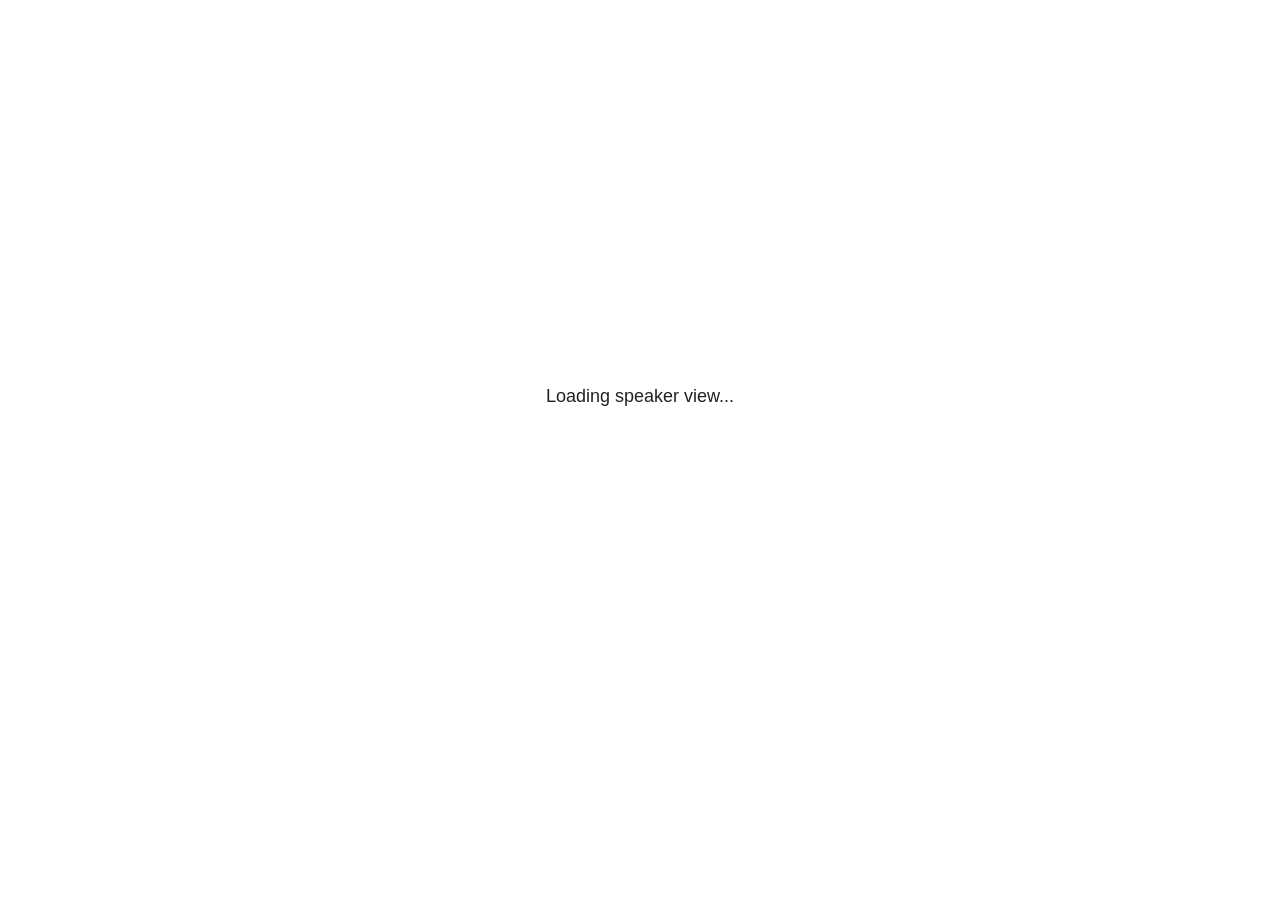
<file: site_libs/revealjs/plugin/notes/speaker-view.html>
<!--
	NOTE: You need to build the notes plugin after making changes to this file.
-->
<html lang="en">
	<head>
		<meta charset="utf-8">

		<title>reveal.js - Speaker View</title>

		<style>
			body {
				font-family: Helvetica;
				font-size: 18px;
			}

			#current-slide,
			#upcoming-slide,
			#speaker-controls {
				padding: 6px;
				box-sizing: border-box;
				-moz-box-sizing: border-box;
			}

			#current-slide iframe,
			#upcoming-slide iframe {
				width: 100%;
				height: 100%;
				border: 1px solid #ddd;
			}

			#current-slide .label,
			#upcoming-slide .label {
				position: absolute;
				top: 10px;
				left: 10px;
				z-index: 2;
			}

			#connection-status {
				position: absolute;
				top: 0;
				left: 0;
				width: 100%;
				height: 100%;
				z-index: 20;
				padding: 30% 20% 20% 20%;
				font-size: 18px;
				color: #222;
				background: #fff;
				text-align: center;
				box-sizing: border-box;
				line-height: 1.4;
			}

			.overlay-element {
				height: 34px;
				line-height: 34px;
				padding: 0 10px;
				text-shadow: none;
				background: rgba( 220, 220, 220, 0.8 );
				color: #222;
				font-size: 14px;
			}

			.overlay-element.interactive:hover {
				background: rgba( 220, 220, 220, 1 );
			}

			#current-slide {
				position: absolute;
				width: 60%;
				height: 100%;
				top: 0;
				left: 0;
				padding-right: 0;
			}

			#upcoming-slide {
				position: absolute;
				width: 40%;
				height: 40%;
				right: 0;
				top: 0;
			}

			/* Speaker controls */
			#speaker-controls {
				position: absolute;
				top: 40%;
				right: 0;
				width: 40%;
				height: 60%;
				overflow: auto;
				font-size: 18px;
			}

				.speaker-controls-time.hidden,
				.speaker-controls-notes.hidden {
					display: none;
				}

				.speaker-controls-time .label,
				.speaker-controls-pace .label,
				.speaker-controls-notes .label {
					text-transform: uppercase;
					font-weight: normal;
					font-size: 0.66em;
					color: #666;
					margin: 0;
				}

				.speaker-controls-time, .speaker-controls-pace {
					border-bottom: 1px solid rgba( 200, 200, 200, 0.5 );
					margin-bottom: 10px;
					padding: 10px 16px;
					padding-bottom: 20px;
					cursor: pointer;
				}

				.speaker-controls-time .reset-button {
					opacity: 0;
					float: right;
					color: #666;
					text-decoration: none;
				}
				.speaker-controls-time:hover .reset-button {
					opacity: 1;
				}

				.speaker-controls-time .timer,
				.speaker-controls-time .clock {
					width: 50%;
				}

				.speaker-controls-time .timer,
				.speaker-controls-time .clock,
				.speaker-controls-time .pacing .hours-value,
				.speaker-controls-time .pacing .minutes-value,
				.speaker-controls-time .pacing .seconds-value {
					font-size: 1.9em;
				}

				.speaker-controls-time .timer {
					float: left;
				}

				.speaker-controls-time .clock {
					float: right;
					text-align: right;
				}

				.speaker-controls-time span.mute {
					opacity: 0.3;
				}

				.speaker-controls-time .pacing-title {
					margin-top: 5px;
				}

				.speaker-controls-time .pacing.ahead {
					color: blue;
				}

				.speaker-controls-time .pacing.on-track {
					color: green;
				}

				.speaker-controls-time .pacing.behind {
					color: red;
				}

				.speaker-controls-notes {
					padding: 10px 16px;
				}

				.speaker-controls-notes .value {
					margin-top: 5px;
					line-height: 1.4;
					font-size: 1.2em;
				}

			/* Layout selector */
			#speaker-layout {
				position: absolute;
				top: 10px;
				right: 10px;
				color: #222;
				z-index: 10;
			}
				#speaker-layout select {
					position: absolute;
					width: 100%;
					height: 100%;
					top: 0;
					left: 0;
					border: 0;
					box-shadow: 0;
					cursor: pointer;
					opacity: 0;

					font-size: 1em;
					background-color: transparent;

					-moz-appearance: none;
					-webkit-appearance: none;
					-webkit-tap-highlight-color: rgba(0, 0, 0, 0);
				}

				#speaker-layout select:focus {
					outline: none;
					box-shadow: none;
				}

			.clear {
				clear: both;
			}

			/* Speaker layout: Wide */
			body[data-speaker-layout="wide"] #current-slide,
			body[data-speaker-layout="wide"] #upcoming-slide {
				width: 50%;
				height: 45%;
				padding: 6px;
			}

			body[data-speaker-layout="wide"] #current-slide {
				top: 0;
				left: 0;
			}

			body[data-speaker-layout="wide"] #upcoming-slide {
				top: 0;
				left: 50%;
			}

			body[data-speaker-layout="wide"] #speaker-controls {
				top: 45%;
				left: 0;
				width: 100%;
				height: 50%;
				font-size: 1.25em;
			}

			/* Speaker layout: Tall */
			body[data-speaker-layout="tall"] #current-slide,
			body[data-speaker-layout="tall"] #upcoming-slide {
				width: 45%;
				height: 50%;
				padding: 6px;
			}

			body[data-speaker-layout="tall"] #current-slide {
				top: 0;
				left: 0;
			}

			body[data-speaker-layout="tall"] #upcoming-slide {
				top: 50%;
				left: 0;
			}

			body[data-speaker-layout="tall"] #speaker-controls {
				padding-top: 40px;
				top: 0;
				left: 45%;
				width: 55%;
				height: 100%;
				font-size: 1.25em;
			}

			/* Speaker layout: Notes only */
			body[data-speaker-layout="notes-only"] #current-slide,
			body[data-speaker-layout="notes-only"] #upcoming-slide {
				display: none;
			}

			body[data-speaker-layout="notes-only"] #speaker-controls {
				padding-top: 40px;
				top: 0;
				left: 0;
				width: 100%;
				height: 100%;
				font-size: 1.25em;
			}

			@media screen and (max-width: 1080px) {
				body[data-speaker-layout="default"] #speaker-controls {
					font-size: 16px;
				}
			}

			@media screen and (max-width: 900px) {
				body[data-speaker-layout="default"] #speaker-controls {
					font-size: 14px;
				}
			}

			@media screen and (max-width: 800px) {
				body[data-speaker-layout="default"] #speaker-controls {
					font-size: 12px;
				}
			}

		</style>
	</head>

	<body>

		<div id="connection-status">Loading speaker view...</div>

		<div id="current-slide"></div>
		<div id="upcoming-slide"><span class="overlay-element label">Upcoming</span></div>
		<div id="speaker-controls">
			<div class="speaker-controls-time">
				<h4 class="label">Time <span class="reset-button">Click to Reset</span></h4>
				<div class="clock">
					<span class="clock-value">0:00 AM</span>
				</div>
				<div class="timer">
					<span class="hours-value">00</span><span class="minutes-value">:00</span><span class="seconds-value">:00</span>
				</div>
				<div class="clear"></div>

				<h4 class="label pacing-title" style="display: none">Pacing – Time to finish current slide</h4>
				<div class="pacing" style="display: none">
					<span class="hours-value">00</span><span class="minutes-value">:00</span><span class="seconds-value">:00</span>
				</div>
			</div>

			<div class="speaker-controls-notes hidden">
				<h4 class="label">Notes</h4>
				<div class="value"></div>
			</div>
		</div>
		<div id="speaker-layout" class="overlay-element interactive">
			<span class="speaker-layout-label"></span>
			<select class="speaker-layout-dropdown"></select>
		</div>

		<script>

			(function() {

				var notes,
					notesValue,
					currentState,
					currentSlide,
					upcomingSlide,
					layoutLabel,
					layoutDropdown,
					pendingCalls = {},
					lastRevealApiCallId = 0,
					connected = false,
					whitelistedWindows = [window.opener];

				var SPEAKER_LAYOUTS = {
					'default': 'Default',
					'wide': 'Wide',
					'tall': 'Tall',
					'notes-only': 'Notes only'
				};

				setupLayout();

				var connectionStatus = document.querySelector( '#connection-status' );
				var connectionTimeout = setTimeout( function() {
					connectionStatus.innerHTML = 'Error connecting to main window.<br>Please try closing and reopening the speaker view.';
				}, 5000 );
;
				window.addEventListener( 'message', function( event ) {

					// Validate the origin of this message to prevent XSS
					if( window.location.origin !== event.origin && whitelistedWindows.indexOf( event.source ) === -1 ) {
						return;
					}

					clearTimeout( connectionTimeout );
					connectionStatus.style.display = 'none';

					var data = JSON.parse( event.data );

					// The overview mode is only useful to the reveal.js instance
					// where navigation occurs so we don't sync it
					if( data.state ) delete data.state.overview;

					// Messages sent by the notes plugin inside of the main window
					if( data && data.namespace === 'reveal-notes' ) {
						if( data.type === 'connect' ) {
							handleConnectMessage( data );
						}
						else if( data.type === 'state' ) {
							handleStateMessage( data );
						}
						else if( data.type === 'return' ) {
							pendingCalls[data.callId](data.result);
							delete pendingCalls[data.callId];
						}
					}
					// Messages sent by the reveal.js inside of the current slide preview
					else if( data && data.namespace === 'reveal' ) {
						if( /ready/.test( data.eventName ) ) {
							// Send a message back to notify that the handshake is complete
							window.opener.postMessage( JSON.stringify({ namespace: 'reveal-notes', type: 'connected'} ), '*' );
						}
						else if( /slidechanged|fragmentshown|fragmenthidden|paused|resumed/.test( data.eventName ) && currentState !== JSON.stringify( data.state ) ) {

							dispatchStateToMainWindow( data.state );

						}
					}

				} );

				/**
				 * Updates the presentation in the main window to match the state
				 * of the presentation in the notes window.
				 */
				const dispatchStateToMainWindow = debounce(( state ) => {
					window.opener.postMessage( JSON.stringify({ method: 'setState', args: [ state ]} ), '*' );
				}, 500);

				/**
				 * Asynchronously calls the Reveal.js API of the main frame.
				 */
				function callRevealApi( methodName, methodArguments, callback ) {

					var callId = ++lastRevealApiCallId;
					pendingCalls[callId] = callback;
					window.opener.postMessage( JSON.stringify( {
						namespace: 'reveal-notes',
						type: 'call',
						callId: callId,
						methodName: methodName,
						arguments: methodArguments
					} ), '*' );

				}

				/**
				 * Called when the main window is trying to establish a
				 * connection.
				 */
				function handleConnectMessage( data ) {

					if( connected === false ) {
						connected = true;

						setupIframes( data );
						setupKeyboard();
						setupNotes();
						setupTimer();
						setupHeartbeat();
					}

				}

				/**
				 * Called when the main window sends an updated state.
				 */
				function handleStateMessage( data ) {

					// Store the most recently set state to avoid circular loops
					// applying the same state
					currentState = JSON.stringify( data.state );

					// No need for updating the notes in case of fragment changes
					if ( data.notes ) {
						notes.classList.remove( 'hidden' );
						notesValue.style.whiteSpace = data.whitespace;
						if( data.markdown ) {
							notesValue.innerHTML = marked( data.notes );
						}
						else {
							notesValue.innerHTML = data.notes;
						}
					}
					else {
						notes.classList.add( 'hidden' );
					}

					// Update the note slides
					currentSlide.contentWindow.postMessage( JSON.stringify({ method: 'setState', args: [ data.state ] }), '*' );
					upcomingSlide.contentWindow.postMessage( JSON.stringify({ method: 'setState', args: [ data.state ] }), '*' );
					upcomingSlide.contentWindow.postMessage( JSON.stringify({ method: 'next' }), '*' );

				}

				// Limit to max one state update per X ms
				handleStateMessage = debounce( handleStateMessage, 200 );

				/**
				 * Forward keyboard events to the current slide window.
				 * This enables keyboard events to work even if focus
				 * isn't set on the current slide iframe.
				 *
				 * Block F5 default handling, it reloads and disconnects
				 * the speaker notes window.
				 */
				function setupKeyboard() {

					document.addEventListener( 'keydown', function( event ) {
						if( event.keyCode === 116 || ( event.metaKey && event.keyCode === 82 ) ) {
							event.preventDefault();
							return false;
						}
						currentSlide.contentWindow.postMessage( JSON.stringify({ method: 'triggerKey', args: [ event.keyCode ] }), '*' );
					} );

				}

				/**
				 * Creates the preview iframes.
				 */
				function setupIframes( data ) {

					var params = [
						'receiver',
						'progress=false',
						'history=false',
						'transition=none',
						'autoSlide=0',
						'backgroundTransition=none'
					].join( '&' );

					var urlSeparator = /\?/.test(data.url) ? '&' : '?';
					var hash = '#/' + data.state.indexh + '/' + data.state.indexv;
					var currentURL = data.url + urlSeparator + params + '&postMessageEvents=true' + hash;
					var upcomingURL = data.url + urlSeparator + params + '&controls=false' + hash;

					currentSlide = document.createElement( 'iframe' );
					currentSlide.setAttribute( 'width', 1280 );
					currentSlide.setAttribute( 'height', 1024 );
					currentSlide.setAttribute( 'src', currentURL );
					document.querySelector( '#current-slide' ).appendChild( currentSlide );

					upcomingSlide = document.createElement( 'iframe' );
					upcomingSlide.setAttribute( 'width', 640 );
					upcomingSlide.setAttribute( 'height', 512 );
					upcomingSlide.setAttribute( 'src', upcomingURL );
					document.querySelector( '#upcoming-slide' ).appendChild( upcomingSlide );

					whitelistedWindows.push( currentSlide.contentWindow, upcomingSlide.contentWindow );

				}

				/**
				 * Setup the notes UI.
				 */
				function setupNotes() {

					notes = document.querySelector( '.speaker-controls-notes' );
					notesValue = document.querySelector( '.speaker-controls-notes .value' );

				}

				/**
				 * We send out a heartbeat at all times to ensure we can
				 * reconnect with the main presentation window after reloads.
				 */
				function setupHeartbeat() {

					setInterval( () => {
						window.opener.postMessage( JSON.stringify({ namespace: 'reveal-notes', type: 'heartbeat'} ), '*' );
					}, 1000 );

				}

				function getTimings( callback ) {

					callRevealApi( 'getSlidesAttributes', [], function ( slideAttributes ) {
						callRevealApi( 'getConfig', [], function ( config ) {
							var totalTime = config.totalTime;
							var minTimePerSlide = config.minimumTimePerSlide || 0;
							var defaultTiming = config.defaultTiming;
							if ((defaultTiming == null) && (totalTime == null)) {
								callback(null);
								return;
							}
							// Setting totalTime overrides defaultTiming
							if (totalTime) {
								defaultTiming = 0;
							}
							var timings = [];
							for ( var i in slideAttributes ) {
								var slide = slideAttributes[ i ];
								var timing = defaultTiming;
								if( slide.hasOwnProperty( 'data-timing' )) {
									var t = slide[ 'data-timing' ];
									timing = parseInt(t);
									if( isNaN(timing) ) {
										console.warn("Could not parse timing '" + t + "' of slide " + i + "; using default of " + defaultTiming);
										timing = defaultTiming;
									}
								}
								timings.push(timing);
							}
							if ( totalTime ) {
								// After we've allocated time to individual slides, we summarize it and
								// subtract it from the total time
								var remainingTime = totalTime - timings.reduce( function(a, b) { return a + b; }, 0 );
								// The remaining time is divided by the number of slides that have 0 seconds
								// allocated at the moment, giving the average time-per-slide on the remaining slides
								var remainingSlides = (timings.filter( function(x) { return x == 0 }) ).length
								var timePerSlide = Math.round( remainingTime / remainingSlides, 0 )
								// And now we replace every zero-value timing with that average
								timings = timings.map( function(x) { return (x==0 ? timePerSlide : x) } );
							}
							var slidesUnderMinimum = timings.filter( function(x) { return (x < minTimePerSlide) } ).length
							if ( slidesUnderMinimum ) {
								message = "The pacing time for " + slidesUnderMinimum + " slide(s) is under the configured minimum of " + minTimePerSlide + " seconds. Check the data-timing attribute on individual slides, or consider increasing the totalTime or minimumTimePerSlide configuration options (or removing some slides).";
								alert(message);
							}
							callback( timings );
						} );
					} );

				}

				/**
				 * Return the number of seconds allocated for presenting
				 * all slides up to and including this one.
				 */
				function getTimeAllocated( timings, callback ) {

					callRevealApi( 'getSlidePastCount', [], function ( currentSlide ) {
						var allocated = 0;
						for (var i in timings.slice(0, currentSlide + 1)) {
							allocated += timings[i];
						}
						callback( allocated );
					} );

				}

				/**
				 * Create the timer and clock and start updating them
				 * at an interval.
				 */
				function setupTimer() {

					var start = new Date(),
					timeEl = document.querySelector( '.speaker-controls-time' ),
					clockEl = timeEl.querySelector( '.clock-value' ),
					hoursEl = timeEl.querySelector( '.hours-value' ),
					minutesEl = timeEl.querySelector( '.minutes-value' ),
					secondsEl = timeEl.querySelector( '.seconds-value' ),
					pacingTitleEl = timeEl.querySelector( '.pacing-title' ),
					pacingEl = timeEl.querySelector( '.pacing' ),
					pacingHoursEl = pacingEl.querySelector( '.hours-value' ),
					pacingMinutesEl = pacingEl.querySelector( '.minutes-value' ),
					pacingSecondsEl = pacingEl.querySelector( '.seconds-value' );

					var timings = null;
					getTimings( function ( _timings ) {

						timings = _timings;
						if (_timings !== null) {
							pacingTitleEl.style.removeProperty('display');
							pacingEl.style.removeProperty('display');
						}

						// Update once directly
						_updateTimer();

						// Then update every second
						setInterval( _updateTimer, 1000 );

					} );


					function _resetTimer() {

						if (timings == null) {
							start = new Date();
							_updateTimer();
						}
						else {
							// Reset timer to beginning of current slide
							getTimeAllocated( timings, function ( slideEndTimingSeconds ) {
								var slideEndTiming = slideEndTimingSeconds * 1000;
								callRevealApi( 'getSlidePastCount', [], function ( currentSlide ) {
									var currentSlideTiming = timings[currentSlide] * 1000;
									var previousSlidesTiming = slideEndTiming - currentSlideTiming;
									var now = new Date();
									start = new Date(now.getTime() - previousSlidesTiming);
									_updateTimer();
								} );
							} );
						}

					}

					timeEl.addEventListener( 'click', function() {
						_resetTimer();
						return false;
					} );

					function _displayTime( hrEl, minEl, secEl, time) {

						var sign = Math.sign(time) == -1 ? "-" : "";
						time = Math.abs(Math.round(time / 1000));
						var seconds = time % 60;
						var minutes = Math.floor( time / 60 ) % 60 ;
						var hours = Math.floor( time / ( 60 * 60 )) ;
						hrEl.innerHTML = sign + zeroPadInteger( hours );
						if (hours == 0) {
							hrEl.classList.add( 'mute' );
						}
						else {
							hrEl.classList.remove( 'mute' );
						}
						minEl.innerHTML = ':' + zeroPadInteger( minutes );
						if (hours == 0 && minutes == 0) {
							minEl.classList.add( 'mute' );
						}
						else {
							minEl.classList.remove( 'mute' );
						}
						secEl.innerHTML = ':' + zeroPadInteger( seconds );
					}

					function _updateTimer() {

						var diff, hours, minutes, seconds,
						now = new Date();

						diff = now.getTime() - start.getTime();

						clockEl.innerHTML = now.toLocaleTimeString( 'en-US', { hour12: true, hour: '2-digit', minute:'2-digit' } );
						_displayTime( hoursEl, minutesEl, secondsEl, diff );
						if (timings !== null) {
							_updatePacing(diff);
						}

					}

					function _updatePacing(diff) {

						getTimeAllocated( timings, function ( slideEndTimingSeconds ) {
							var slideEndTiming = slideEndTimingSeconds * 1000;

							callRevealApi( 'getSlidePastCount', [], function ( currentSlide ) {
								var currentSlideTiming = timings[currentSlide] * 1000;
								var timeLeftCurrentSlide = slideEndTiming - diff;
								if (timeLeftCurrentSlide < 0) {
									pacingEl.className = 'pacing behind';
								}
								else if (timeLeftCurrentSlide < currentSlideTiming) {
									pacingEl.className = 'pacing on-track';
								}
								else {
									pacingEl.className = 'pacing ahead';
								}
								_displayTime( pacingHoursEl, pacingMinutesEl, pacingSecondsEl, timeLeftCurrentSlide );
							} );
						} );
					}

				}

				/**
				 * Sets up the speaker view layout and layout selector.
				 */
				function setupLayout() {

					layoutDropdown = document.querySelector( '.speaker-layout-dropdown' );
					layoutLabel = document.querySelector( '.speaker-layout-label' );

					// Render the list of available layouts
					for( var id in SPEAKER_LAYOUTS ) {
						var option = document.createElement( 'option' );
						option.setAttribute( 'value', id );
						option.textContent = SPEAKER_LAYOUTS[ id ];
						layoutDropdown.appendChild( option );
					}

					// Monitor the dropdown for changes
					layoutDropdown.addEventListener( 'change', function( event ) {

						setLayout( layoutDropdown.value );

					}, false );

					// Restore any currently persisted layout
					setLayout( getLayout() );

				}

				/**
				 * Sets a new speaker view layout. The layout is persisted
				 * in local storage.
				 */
				function setLayout( value ) {

					var title = SPEAKER_LAYOUTS[ value ];

					layoutLabel.innerHTML = 'Layout' + ( title ? ( ': ' + title ) : '' );
					layoutDropdown.value = value;

					document.body.setAttribute( 'data-speaker-layout', value );

					// Persist locally
					if( supportsLocalStorage() ) {
						window.localStorage.setItem( 'reveal-speaker-layout', value );
					}

				}

				/**
				 * Returns the ID of the most recently set speaker layout
				 * or our default layout if none has been set.
				 */
				function getLayout() {

					if( supportsLocalStorage() ) {
						var layout = window.localStorage.getItem( 'reveal-speaker-layout' );
						if( layout ) {
							return layout;
						}
					}

					// Default to the first record in the layouts hash
					for( var id in SPEAKER_LAYOUTS ) {
						return id;
					}

				}

				function supportsLocalStorage() {

					try {
						localStorage.setItem('test', 'test');
						localStorage.removeItem('test');
						return true;
					}
					catch( e ) {
						return false;
					}

				}

				function zeroPadInteger( num ) {

					var str = '00' + parseInt( num );
					return str.substring( str.length - 2 );

				}

				/**
				 * Limits the frequency at which a function can be called.
				 */
				function debounce( fn, ms ) {

					var lastTime = 0,
						timeout;

					return function() {

						var args = arguments;
						var context = this;

						clearTimeout( timeout );

						var timeSinceLastCall = Date.now() - lastTime;
						if( timeSinceLastCall > ms ) {
							fn.apply( context, args );
							lastTime = Date.now();
						}
						else {
							timeout = setTimeout( function() {
								fn.apply( context, args );
								lastTime = Date.now();
							}, ms - timeSinceLastCall );
						}

					}

				}

			})();

		</script>
	</body>
</html>
</file>
<file: site_libs/quarto-html/tippy.css>
.tippy-box[data-animation=fade][data-state=hidden]{opacity:0}[data-tippy-root]{max-width:calc(100vw - 10px)}.tippy-box{position:relative;background-color:#333;color:#fff;border-radius:4px;font-size:14px;line-height:1.4;white-space:normal;outline:0;transition-property:transform,visibility,opacity}.tippy-box[data-placement^=top]>.tippy-arrow{bottom:0}.tippy-box[data-placement^=top]>.tippy-arrow:before{bottom:-7px;left:0;border-width:8px 8px 0;border-top-color:initial;transform-origin:center top}.tippy-box[data-placement^=bottom]>.tippy-arrow{top:0}.tippy-box[data-placement^=bottom]>.tippy-arrow:before{top:-7px;left:0;border-width:0 8px 8px;border-bottom-color:initial;transform-origin:center bottom}.tippy-box[data-placement^=left]>.tippy-arrow{right:0}.tippy-box[data-placement^=left]>.tippy-arrow:before{border-width:8px 0 8px 8px;border-left-color:initial;right:-7px;transform-origin:center left}.tippy-box[data-placement^=right]>.tippy-arrow{left:0}.tippy-box[data-placement^=right]>.tippy-arrow:before{left:-7px;border-width:8px 8px 8px 0;border-right-color:initial;transform-origin:center right}.tippy-box[data-inertia][data-state=visible]{transition-timing-function:cubic-bezier(.54,1.5,.38,1.11)}.tippy-arrow{width:16px;height:16px;color:#333}.tippy-arrow:before{content:"";position:absolute;border-color:transparent;border-style:solid}.tippy-content{position:relative;padding:5px 9px;z-index:1}
</file>
<file: site_libs/quarto-html/quarto-syntax-highlighting.css>
/* quarto syntax highlight colors */
:root {
  --quarto-hl-al-color: #ff5555;
  --quarto-hl-an-color: #6a737d;
  --quarto-hl-at-color: #d73a49;
  --quarto-hl-bn-color: #005cc5;
  --quarto-hl-bu-color: #d73a49;
  --quarto-hl-ch-color: #032f62;
  --quarto-hl-co-color: #6a737d;
  --quarto-hl-cv-color: #6a737d;
  --quarto-hl-cn-color: #005cc5;
  --quarto-hl-cf-color: #d73a49;
  --quarto-hl-dt-color: #d73a49;
  --quarto-hl-dv-color: #005cc5;
  --quarto-hl-do-color: #6a737d;
  --quarto-hl-er-color: #ff5555;
  --quarto-hl-ex-color: #d73a49;
  --quarto-hl-fl-color: #005cc5;
  --quarto-hl-fu-color: #6f42c1;
  --quarto-hl-im-color: #032f62;
  --quarto-hl-in-color: #6a737d;
  --quarto-hl-kw-color: #d73a49;
  --quarto-hl-op-color: #24292e;
  --quarto-hl-pp-color: #d73a49;
  --quarto-hl-re-color: #6a737d;
  --quarto-hl-sc-color: #005cc5;
  --quarto-hl-ss-color: #032f62;
  --quarto-hl-st-color: #032f62;
  --quarto-hl-va-color: #e36209;
  --quarto-hl-vs-color: #032f62;
  --quarto-hl-wa-color: #ff5555;
}

/* other quarto variables */
:root {
  --quarto-font-monospace: SFMono-Regular, Menlo, Monaco, Consolas, "Liberation Mono", "Courier New", monospace;
}

code span.al {
  font-weight: bold;
  color: #ff5555;
}

code span.an {
  color: #6a737d;
}

code span.at {
  color: #d73a49;
}

code span.bn {
  color: #005cc5;
}

code span.bu {
  color: #d73a49;
}

code span.ch {
  color: #032f62;
}

code span.co {
  color: #6a737d;
}

code span.cv {
  color: #6a737d;
}

code span.cn {
  color: #005cc5;
}

code span.cf {
  color: #d73a49;
}

code span.dt {
  color: #d73a49;
}

code span.dv {
  color: #005cc5;
}

code span.do {
  color: #6a737d;
}

code span.er {
  color: #ff5555;
  text-decoration: underline;
}

code span.ex {
  font-weight: bold;
  color: #d73a49;
}

code span.fl {
  color: #005cc5;
}

code span.fu {
  color: #6f42c1;
}

code span.im {
  color: #032f62;
}

code span.in {
  color: #6a737d;
}

code span.kw {
  color: #d73a49;
}

pre > code.sourceCode > span {
  color: #24292e;
}

code span {
  color: #24292e;
}

code.sourceCode > span {
  color: #24292e;
}

div.sourceCode,
div.sourceCode pre.sourceCode {
  color: #24292e;
}

code span.op {
  color: #24292e;
}

code span.pp {
  color: #d73a49;
}

code span.re {
  color: #6a737d;
}

code span.sc {
  color: #005cc5;
}

code span.ss {
  color: #032f62;
}

code span.st {
  color: #032f62;
}

code span.va {
  color: #e36209;
}

code span.vs {
  color: #032f62;
}

code span.wa {
  color: #ff5555;
}

.prevent-inlining {
  content: "</";
}

/*# sourceMappingURL=debc5d5d77c3f9108843748ff7464032.css.map */
</file>
<file: site_libs/quarto-html/quarto-syntax-highlighting-dark.css>
/* quarto syntax highlight colors */
:root {
  --quarto-hl-al-color: #ff5555;
  --quarto-hl-an-color: #6a737d;
  --quarto-hl-at-color: #f97583;
  --quarto-hl-bn-color: #79b8ff;
  --quarto-hl-bu-color: #f97583;
  --quarto-hl-ch-color: #9ecbff;
  --quarto-hl-co-color: #6a737d;
  --quarto-hl-cv-color: #6a737d;
  --quarto-hl-cn-color: #79b8ff;
  --quarto-hl-cf-color: #f97583;
  --quarto-hl-dt-color: #f97583;
  --quarto-hl-dv-color: #79b8ff;
  --quarto-hl-do-color: #6a737d;
  --quarto-hl-er-color: #ff5555;
  --quarto-hl-ex-color: #f97583;
  --quarto-hl-fl-color: #79b8ff;
  --quarto-hl-fu-color: #b392f0;
  --quarto-hl-im-color: #9ecbff;
  --quarto-hl-in-color: #6a737d;
  --quarto-hl-kw-color: #f97583;
  --quarto-hl-op-color: #e1e4e8;
  --quarto-hl-pp-color: #f97583;
  --quarto-hl-re-color: #6a737d;
  --quarto-hl-sc-color: #79b8ff;
  --quarto-hl-ss-color: #9ecbff;
  --quarto-hl-st-color: #9ecbff;
  --quarto-hl-va-color: #ffab70;
  --quarto-hl-vs-color: #9ecbff;
  --quarto-hl-wa-color: #ff5555;
}

/* other quarto variables */
:root {
  --quarto-font-monospace: SFMono-Regular, Menlo, Monaco, Consolas, "Liberation Mono", "Courier New", monospace;
}

code span.al {
  font-weight: bold;
  color: #ff5555;
}

code span.an {
  color: #6a737d;
}

code span.at {
  color: #f97583;
}

code span.bn {
  color: #79b8ff;
}

code span.bu {
  color: #f97583;
}

code span.ch {
  color: #9ecbff;
}

code span.co {
  color: #6a737d;
}

code span.cv {
  color: #6a737d;
}

code span.cn {
  color: #79b8ff;
}

code span.cf {
  color: #f97583;
}

code span.dt {
  color: #f97583;
}

code span.dv {
  color: #79b8ff;
}

code span.do {
  color: #6a737d;
}

code span.er {
  color: #ff5555;
  text-decoration: underline;
}

code span.ex {
  font-weight: bold;
  color: #f97583;
}

code span.fl {
  color: #79b8ff;
}

code span.fu {
  color: #b392f0;
}

code span.im {
  color: #9ecbff;
}

code span.in {
  color: #6a737d;
}

code span.kw {
  color: #f97583;
}

pre > code.sourceCode > span {
  color: #e1e4e8;
}

code span {
  color: #e1e4e8;
}

code.sourceCode > span {
  color: #e1e4e8;
}

div.sourceCode,
div.sourceCode pre.sourceCode {
  color: #e1e4e8;
}

code span.op {
  color: #e1e4e8;
}

code span.pp {
  color: #f97583;
}

code span.re {
  color: #6a737d;
}

code span.sc {
  color: #79b8ff;
}

code span.ss {
  color: #9ecbff;
}

code span.st {
  color: #9ecbff;
}

code span.va {
  color: #ffab70;
}

code span.vs {
  color: #9ecbff;
}

code span.wa {
  color: #ff5555;
}

.prevent-inlining {
  content: "</";
}

/*# sourceMappingURL=935a306eefa94366c21e1a970dddb765.css.map */
</file>
<file: styles.css>
/* styles.css — site-wide theme overrides for the Cosmo/Darkly Bootstrap base.
 * Scope: regular HTML pages (paper chapters, notebook, replication).
 * Presentation slides have their own presentation.css. */

/* ─── Shared palette (mirrors presentation.css for visual continuity) ─── */
:root {
  --max-content-width: 70ch;
  --bg-paper:    #fbf9f4;
  --ink:         #1a1f2e;
  --ink-soft:    #4a5066;
  --ink-mute:    #8c8e98;
  --serif:       "EB Garamond", "Charter", "Georgia", serif;
  --sans:        "Inter", -apple-system, BlinkMacSystemFont, "Helvetica Neue", sans-serif;
  --mono:        "JetBrains Mono", "SF Mono", "Menlo", monospace;
  --accent:      #7a1f2b;
  --accent-soft: rgba(122, 31, 43, 0.08);
  --accent-gold: #a87a3d;
  --accent-glow: rgba(168, 122, 61, 0.18);
  --rule:        #d8d2c4;
  --rule-soft:   #ece6d8;
  --highlight:   #fdf3d8;
}

/* Lazy-load Google Fonts on the HTML pages too, so the serif citations match. */
@import url('https://fonts.googleapis.com/css2?family=EB+Garamond:ital,wght@0,400;0,500;1,400;1,500&family=Inter:wght@300;400;500;600&display=swap');

main.content {
  max-width: var(--max-content-width);
}

/* Tighter line-spacing on tables. */
table {
  font-size: 0.94rem;
}

/* Slightly larger inline code so it visually separates from prose. */
p code, li code {
  font-size: 0.92em;
  padding: 1px 4px;
  border-radius: 3px;
}

/* Pull-quotes / callouts read as document chrome, not as paragraphs. */
.callout {
  border-radius: 6px;
}

/* Hide the dollar-sign prompt the default bootstrap monospace block adds
   in front of bash code — it confuses copy-paste. */
.sourceCode.bash::before {
  content: none !important;
}

/* ─── In-text citation refinement ────────────────────────────────────── */

/* Quarto renders `[@key]` as `<a href="#ref-key" class="citation">…</a>`.
 * Subtle accent + hover, so citations stand apart from regular links. */
a.citation {
  color: var(--accent);
  text-decoration: none;
  border-bottom: 1px dotted rgba(122, 31, 43, 0.4);
  white-space: nowrap;
  transition: background 0.15s ease, border-color 0.15s ease;
  padding: 0 1px;
  border-radius: 2px;
}

a.citation:hover {
  background: var(--accent-soft);
  border-bottom-color: var(--accent);
}

/* Quarto's hover-tooltip for citations (`citations-hover: true` in _quarto.yml) */
.csl-bib-body .hanging-indent,
.csl-bib-body div {
  break-inside: avoid;
}

/* ─── References section — chapter-end bibliography ──────────────────── */

#refs,
.references,
div.csl-bib-body {
  font-family: var(--serif);
  font-size: 0.92em;
  line-height: 1.55;
  margin-top: 0.6em;
  border-top: 1px solid var(--rule);
  padding-top: 1.2em;
}

#refs .csl-entry,
.references .csl-entry,
div.csl-bib-body > div {
  padding-left: 2em;
  text-indent: -2em;
  margin: 0 0 0.7em 0;
  color: #1a1f2e;
  scroll-margin-top: 80px;       /* leaves room for sticky navbars when jumping */
  transition: background 0.4s ease, border-left-color 0.4s ease;
  border-left: 3px solid transparent;
  padding-top: 0.15em;
  padding-bottom: 0.15em;
}

#refs .csl-entry a,
.references .csl-entry a {
  color: var(--accent);
  word-break: break-word;
  border-bottom: none;
}

#refs .csl-entry a:hover,
.references .csl-entry a:hover {
  text-decoration: underline;
}

/* ─── Click-to-highlight effect (`:target`) ──────────────────────────── */

/* When a citation link is clicked, the browser jumps to #ref-<key> on
 * the same page. The :target pseudo-class lets us flash the entry. */
#refs .csl-entry:target,
.references .csl-entry:target,
div.csl-bib-body > div:target {
  background: var(--accent-glow);
  border-left-color: var(--accent-gold);
  padding-left: calc(2em + 0.7em);
  margin-left: -0.7em;
  animation: ref-pulse 1.6s ease-out;
}

@keyframes ref-pulse {
  0%   { background: var(--accent-glow); }
  60%  { background: var(--accent-glow); }
  100% { background: transparent; }
}

/* ─── References heading — quiet academic style ──────────────────────── */

h2#references,
h2[id="references"],
section[id="references"] > h2,
h2:has(+ #refs),
h2:has(+ .references) {
  font-family: var(--serif);
  font-weight: 500;
  font-style: italic;
  font-size: 1.5rem;
  color: #1a1f2e;
  letter-spacing: -0.01em;
  margin-top: 2.4em;
  margin-bottom: 0.8em;
  padding-bottom: 0.3em;
  border-bottom: 1px solid var(--rule);
}

/* ─── Hover-popup styling — Quarto's citation tooltip ────────────────── */

.quarto-citation-popup,
.tippy-box {
  font-family: var(--serif) !important;
  font-size: 0.9rem !important;
  line-height: 1.5 !important;
  background: #1a1f2e !important;
  color: #fbf9f4 !important;
  border-radius: 4px !important;
  max-width: 420px !important;
}

.tippy-box[data-theme~='quarto'] {
  background-color: #1a1f2e;
  color: #fbf9f4;
}

/* ═══════════════════════════════════════════════════════════════════════
 * Navbar — refined academic / Nobel-laureate aesthetic.
 * Type-driven, restrained, paper-toned. Strong but quiet hierarchy.
 *
 * Structure: layout rules apply in both modes. Color rules are split
 * into LIGHT and DARK sections, each setting Bootstrap's own
 * `--bs-navbar-*` CSS variables at the navbar root so descendants
 * inherit correct contrast regardless of which `.navbar-light` or
 * `.navbar-dark` utility class Bootstrap may apply.
 * ═══════════════════════════════════════════════════════════════════════ */

/* ─── Layout (theme-agnostic) ──────────────────────────────────────── */
.navbar {
  border-bottom: 1px solid var(--rule);
  box-shadow: none !important;
  padding: 1.1em 0 !important;
  min-height: 0;
  transition: background 0.25s ease, border-color 0.25s ease, color 0.25s ease;
}

.navbar.fixed-top {
  backdrop-filter: blur(10px) saturate(120%);
  -webkit-backdrop-filter: blur(10px) saturate(120%);
}

.navbar > .container,
.navbar > .container-fluid {
  align-items: baseline;
  max-width: 1240px;
}

/* ─── LIGHT MODE colors ────────────────────────────────────────────── */
.navbar,
.navbar.navbar-light,
html:not([data-bs-theme="dark"]) .navbar,
[data-bs-theme="light"] .navbar {
  background: rgba(251, 249, 244, 0.96) !important;
  background-color: rgba(251, 249, 244, 0.96) !important;
  border-bottom-color: var(--rule);

  --bs-navbar-color: #1a1f2e;            /* full ink — strongly visible */
  --bs-navbar-hover-color: #7a1f2b;      /* oxblood */
  --bs-navbar-active-color: #1a1f2e;
  --bs-navbar-brand-color: #1a1f2e;
  --bs-navbar-brand-hover-color: #7a1f2b;
  --bs-navbar-disabled-color: #8c8e98;
  --bs-navbar-toggler-border-color: var(--rule);
}

/* ─── DARK MODE colors ─────────────────────────────────────────────── */
[data-bs-theme="dark"] .navbar,
[data-bs-theme="dark"] .navbar.navbar-dark,
[data-bs-theme="dark"] .navbar.navbar-light {
  background: rgba(14, 34, 51, 0.96) !important;
  background-color: rgba(14, 34, 51, 0.96) !important;
  border-bottom-color: rgba(255, 255, 255, 0.1);

  --bs-navbar-color: #fbf9f4;            /* cream — strongly visible on navy */
  --bs-navbar-hover-color: #a87a3d;      /* gold accent */
  --bs-navbar-active-color: #ffffff;
  --bs-navbar-brand-color: #fbf9f4;
  --bs-navbar-brand-hover-color: #a87a3d;
  --bs-navbar-disabled-color: rgba(251, 249, 244, 0.45);
  --bs-navbar-toggler-border-color: rgba(255, 255, 255, 0.15);
}

/* ─── Brand: author / project name in italic serif ─────────────────── */
.navbar-brand,
.navbar-title {
  font-family: var(--serif) !important;
  font-style: italic !important;
  font-size: 1.32rem !important;
  font-weight: 500 !important;
  letter-spacing: -0.012em;
  color: var(--bs-navbar-brand-color) !important;
  line-height: 1;
  padding: 0 !important;
  margin: 0 1.4em 0 0 !important;
  border-bottom: none !important;
  transition: color 0.18s ease;
}

.navbar-brand:hover,
.navbar-title:hover {
  color: var(--bs-navbar-brand-hover-color) !important;
}

/* Hide the navbar logo icon if any — text-only is cleaner */
.navbar-brand .navbar-logo {
  display: none;
}

/* ─── Nav links: small caps with letter-spacing ────────────────────── */
.navbar-nav {
  align-items: center;
  gap: 0;
}

.navbar-nav .nav-item {
  margin: 0;
}

.navbar-nav .nav-link {
  font-family: var(--sans) !important;
  font-size: 0.78rem !important;
  font-weight: 600 !important;
  letter-spacing: 0.13em !important;
  text-transform: uppercase;
  color: var(--bs-navbar-color) !important;
  margin: 0 0.15em;
  padding: 0.45em 0.7em !important;
  position: relative;
  background: transparent !important;
  border: none !important;
  border-radius: 0 !important;
  transition: color 0.18s ease;
  opacity: 1 !important;
}

.navbar-nav .nav-link::after {
  content: "";
  position: absolute;
  left: 0.7em;
  right: 0.7em;
  bottom: 0.15em;
  height: 1px;
  background: var(--bs-navbar-hover-color);
  transform: scaleX(0);
  transform-origin: center;
  transition: transform 0.22s ease;
}

.navbar-nav .nav-link:hover,
.navbar-nav .nav-link:focus {
  color: var(--bs-navbar-hover-color) !important;
  background: transparent !important;
}

.navbar-nav .nav-link:hover::after,
.navbar-nav .nav-link:focus::after,
.navbar-nav .nav-link.active::after {
  transform: scaleX(1);
}

.navbar-nav .nav-link.active {
  color: var(--bs-navbar-active-color) !important;
}

.navbar-nav .nav-link.active::after {
  background: var(--accent-gold);
  transform: scaleX(1);
}

[data-bs-theme="dark"] .navbar-nav .nav-link.active::after {
  background: var(--accent-gold);
}

/* ─── Right-side icons (GitHub, dark-mode toggle, search) ──────────── */
.quarto-navbar-tools,
.navbar .navbar-nav.ms-auto {
  margin-left: auto;
}

.quarto-navbar-tools .quarto-navigation-tool {
  color: var(--bs-navbar-color) !important;
  font-size: 0.95rem !important;
  padding: 0.3em 0.5em !important;
  transition: color 0.18s ease;
  opacity: 1 !important;
}

.quarto-navbar-tools .quarto-navigation-tool:hover {
  color: var(--bs-navbar-hover-color) !important;
  background: transparent !important;
}

/* ─── Search input — quieter, more typographic ─────────────────────── */
.navbar .aa-DetachedSearchButton,
.navbar .aa-Input {
  border-color: var(--rule);
  background: transparent;
  font-family: var(--serif);
  font-style: italic;
  font-size: 0.85rem;
  color: var(--bs-navbar-color);
}

[data-bs-theme="dark"] .navbar .aa-DetachedSearchButton {
  border-color: rgba(255, 255, 255, 0.15);
}

/* ─── Mobile collapse: keep type elegant on smaller screens ────────── */
.navbar-toggler {
  border-color: var(--bs-navbar-toggler-border-color);
  color: var(--bs-navbar-color);
}

.navbar-toggler:focus {
  box-shadow: 0 0 0 2px var(--accent-soft);
}

/* ─── Page footer — quiet, typographic ─── */
.nav-footer,
.page-footer {
  background: var(--bg-paper) !important;
  border-top: 1px solid var(--rule) !important;
  font-family: var(--serif);
  font-style: italic;
  font-size: 0.82rem;
  color: var(--ink-mute);
  padding: 1.2em 0 !important;
  margin-top: 4em;
}

.nav-footer a,
.page-footer a {
  color: var(--ink-soft);
  border-bottom: none;
}

.nav-footer a:hover,
.page-footer a:hover {
  color: var(--accent);
}
</file>
